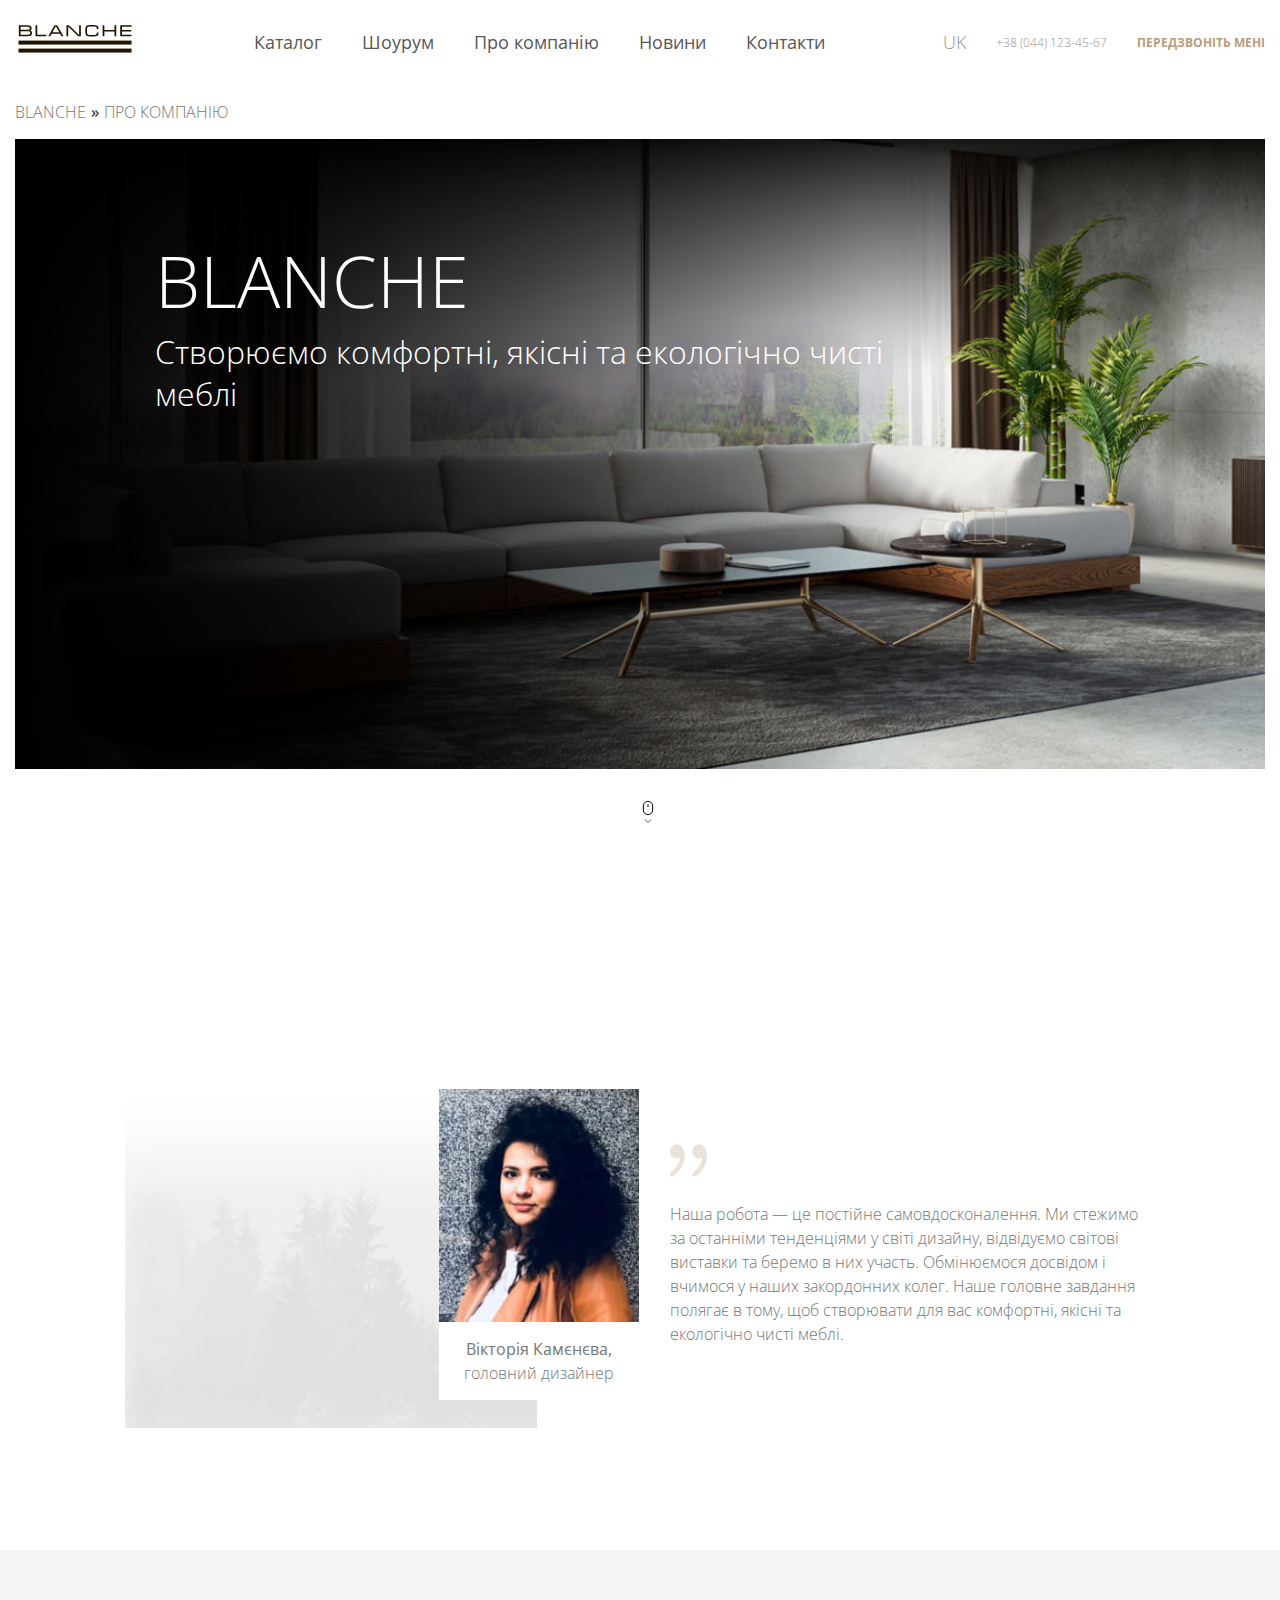
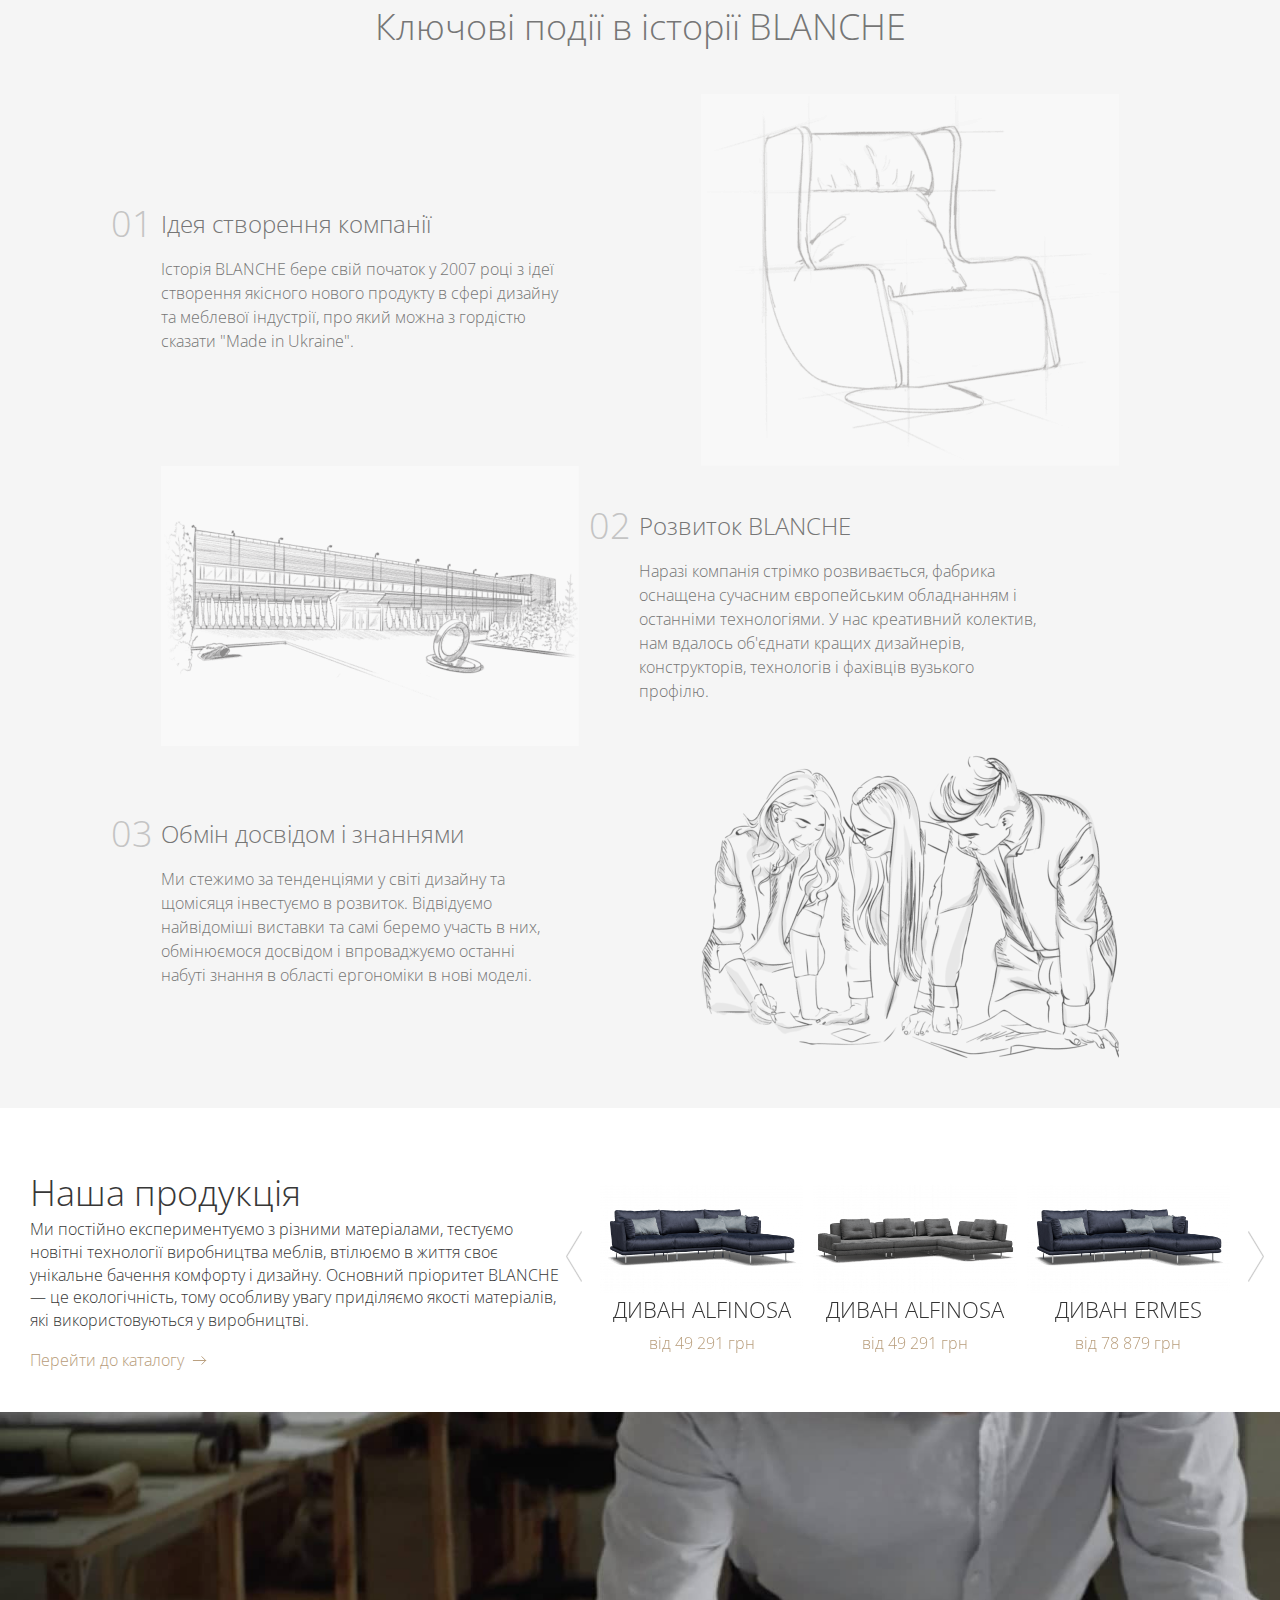
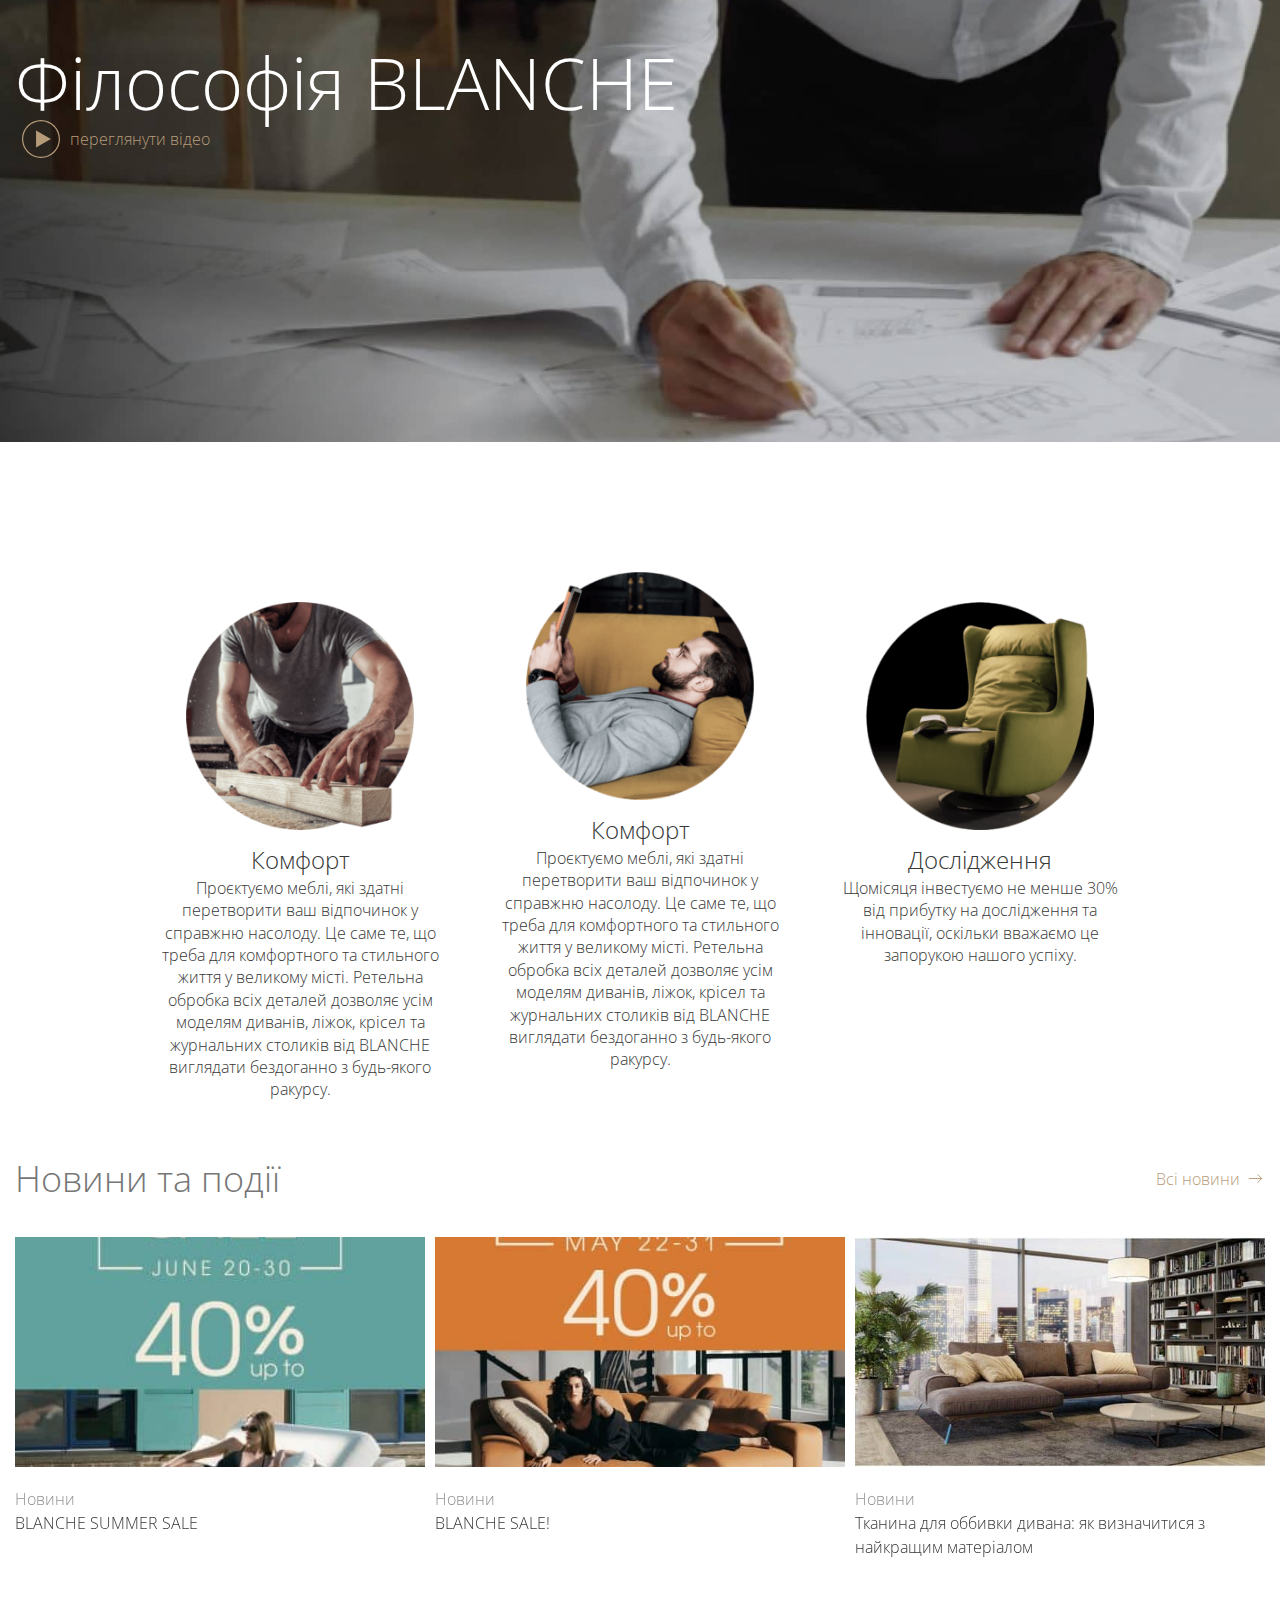
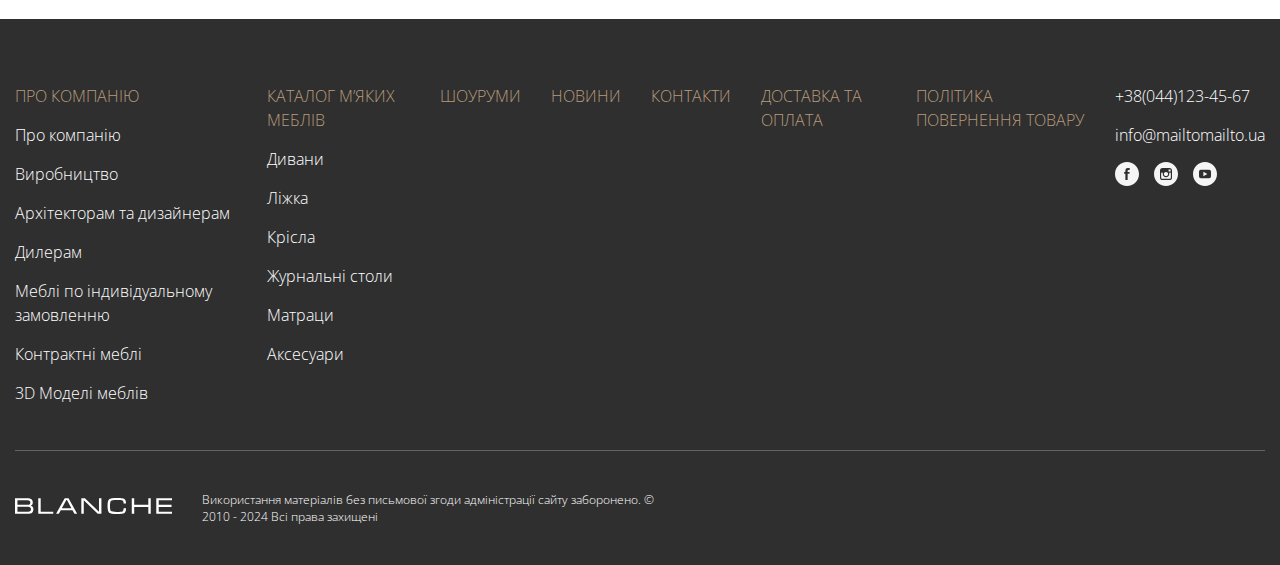
<file: about.html>
<!DOCTYPE html>
<html lang="en">
<head>
	<meta charset="UTF-8">
	<meta name="viewport" content="width=device-width, initial-scale=1.0">
	<link rel="stylesheet" href="./assets/style/swiper-bundle.min.css">
	<link rel="stylesheet" href="./assets/style/style.css">
	<title>About</title>
</head>
<body>
	<header class="header">
		<div class="container">
			<div class="header__container">
				<a href="./index.html" class="logo">
					<svg id="logo" viewBox="0 0 113 30" class="svg-icon logo__img" width="120" height="30" fill="#201600">
						<path d="M11.7901 5.49491C12.2681 5.64262 12.6858 5.92832 12.9849 6.31219C13.3693 6.82726 13.5636 7.44865 13.5374 8.07954C13.5374 9.17978 13.219 10.0002 12.5822 10.5409C11.9454 11.0815 11.0146 11.3508 9.78975 11.3487H0.337402V0.145437H9.37704C10.5819 0.145437 11.5071 0.418918 12.1528 0.965879C12.7985 1.51284 13.1197 2.30008 13.1164 3.32761C13.1164 4.45631 12.6726 5.17874 11.7851 5.49491H11.7901ZM2.09308 9.84372H9.77477C10.4404 9.84372 10.9397 9.68564 11.2725 9.36948C11.4439 9.2028 11.5777 9.00471 11.6658 8.78728C11.754 8.56985 11.7945 8.33764 11.7851 8.10483C11.7942 7.87164 11.753 7.63916 11.6639 7.42167C11.5749 7.20418 11.44 7.00629 11.2675 6.84018C10.923 6.51137 10.4221 6.34855 9.76978 6.34855H2.09308V9.84372ZM10.9447 2.14675C10.6118 1.81478 10.0849 1.64932 9.36373 1.65037H2.09308V4.84045H9.36373C10.1076 4.84045 10.6285 4.71715 10.9197 4.47054C11.2109 4.22393 11.359 3.83822 11.359 3.32761C11.359 2.81701 11.2209 2.41865 10.9447 2.14675ZM17.0205 11.3487V0.145437H18.7795V9.84372H27.7958V11.3487H17.0205ZM42.9695 11.3487L41.5749 8.86362H33.1743L31.7898 11.3487H29.8161L36.0167 0.145437H38.7542L44.9515 11.3487H42.9695ZM37.6143 1.48755H37.1666L33.9665 7.35868H40.8194L37.6143 1.48755ZM59.7075 11.3487L49.6843 1.61875V11.3487H47.932V0.145437H50.4948L60.6011 9.95912V0.145437H62.3601V11.3487H59.7075ZM77.4955 1.86378C76.9796 1.62455 75.6195 1.50494 73.415 1.50494C71.0464 1.50494 69.6363 1.69832 69.1848 2.08509C68.7332 2.47187 68.5069 3.69858 68.5058 5.76523C68.5058 7.80658 68.7355 9.02433 69.1948 9.41848C69.6541 9.81263 71.0608 10.0092 73.415 10.0081C75.6062 10.0081 76.943 9.89431 77.4256 9.66667C77.9865 9.39319 78.271 8.65653 78.271 7.45353H80.025C80.025 9.23353 79.6367 10.3549 78.8601 10.8175C78.0863 11.2775 76.2691 11.5131 73.4117 11.5131C70.5061 11.5131 68.6694 11.1853 67.9017 10.5298C67.134 9.87428 66.749 8.2882 66.7468 5.77155C66.7468 3.24225 67.1285 1.64774 67.8917 0.98801C68.655 0.328285 70.4961 -0.00105135 73.415 2.52123e-06C76.2851 2.52123e-06 78.104 0.226059 78.8718 0.678171C79.6395 1.13028 80.0239 2.25003 80.025 4.0374H78.271C78.271 2.84125 78.0125 2.11882 77.4955 1.8701V1.86378ZM96.0042 11.3487V6.40862H85.8745V11.3487H84.1222V0.145437H85.8745V4.90052H95.9975V0.145437H97.7548V11.3487H96.0042ZM113 9.84372V11.3487H101.722V0.145437H113V1.65037H103.476V4.92107H112.667V6.42601H103.476V9.84372H113Z"></path>
						<rect y="15.5764" width="113" height="4"></rect>
						<rect y="23.5764" width="113" height="4"></rect>
					</svg>
				</a>
				<nav class="menu">
					<ul>
						<li>
							<a href="./catalog.html">Каталог</a>
							<ul class="sub-menu">
								<li><a href="#">Дивани</a></li>
								<li><a href="#">Ліжка</a></li>
								<li><a href="#">Крісла</a></li>
								<li><a href="#">Журнальні столи</a></li>
								<li><a href="#">Матраци</a></li>
								<li><a href="#">Шезлонги</a></li>
								<li><a href="#">Дровниці</a></li>
								<li><a href="#">Пуфи</a></li>
								<li><a href="#">3D Моделі меблів</a></li>
							</ul>
						</li>
						<li>
							<a href="#">Шоурум</a>
						</li>
						<li>
							<a href="./about.html">Про компанію</a>
							<ul class="sub-menu">
								<li>
									<a href="./about.html" >Про компанію</a> 
								</li>
								<li>
									<a href="./production.html" >Виробництво</a> 
								</li>
								<li>
									<a href="./design.html" >Архітекторам та дизайнерам</a> 
								</li>
								<li>
									<a href="#" >Дилерам</a> 
								</li>
								<li>
									<a href="#" >Меблі по індивідуальному замовленню</a> 
								</li>
								<li>
									<a href="#" >Контрактні меблі</a> 
								</li>
								<li>
									<a href="#">3D Моделі меблів</a> 
								</li>
							</ul>
						</li>
						<li><a href="./news.html">Новини</a></li>
						<li><a href="#">Контакти</a></li>
					</ul>
				</nav>
				<div class="header__info">
					<div class="header__lang">
						UK
					</div>
					<div class="header__call">
						<a href="tel:+380441234567" class="call">
							<span>+38 (044) 123-45-67</span>
							<svg version="1.1" xmlns="http://www.w3.org/2000/svg" xmlns:xlink="http://www.w3.org/1999/xlink" viewBox="0 0 16 16" width="22" height="22" style="fill: #969696;">
								<path d="M11 10c-1 1-1 2-2 2s-2-1-3-2-2-2-2-3 1-1 2-2-2-4-3-4-3 3-3 3c0 2 2.055 6.055 4 8s6 4 8 4c0 0 3-2 3-3s-3-4-4-3z"></path>
								</svg>
						</a>
						<button data-button="popup" class="header__popup">
							Передзвоніть мені
						</button>
					</div>
					<div class="burgerBtn">
						<span class="btn-menu-line btn-menu-line1"></span>
						<span class="btn-menu-line btn-menu-line2"></span>
						<span class="btn-menu-line btn-menu-line3"></span>
					  </div>
				</div>
			</div>
		</div>	
	</header>
	<main>
		<div class="breadcrumbs">
			<div class="container">
				<div class="breadcrumbs__container">
					<a href="./index.html">BLANCHE</a>
					<span>»</span>
					<a href="./catalog.html">Про компанію</a>
				</div>
			</div>
		</div>
		<section class="heading mb-m">
			<div class="container">
				<div class="heading__container">					
					<div class="heading__content">
						<h1>BLANCHE</h1>
						<p>Створюємо комфортні, якісні та екологічно чисті меблі</p>
					
					</div>
					<div class="heading__img ">
						<img src="./assets/images/about-heading.jpg" alt="Дизайнерам інтер'єрів та архітекторам">
					</div>
					<a href="#idea" class="mouse">
						<svg viewBox="0 0 24 24" fill="none" xmlns="http://www.w3.org/2000/svg"><g id="SVGRepo_bgCarrier" stroke-width="0"></g><g id="SVGRepo_tracerCarrier" stroke-linecap="round" stroke-linejoin="round"></g><g id="SVGRepo_iconCarrier"> <g id="style=linear"> <g id="mouse"> <path id="vector" d="M5 9C5 5.13401 8.13401 2 12 2C15.866 2 19 5.13401 19 9V15C19 18.866 15.866 22 12 22C8.13401 22 5 18.866 5 15V9Z" stroke="#000000" stroke-width="1.5"></path> <path id="vector_2" d="M12 7V10" stroke="#000000" stroke-width="1.5" stroke-linecap="round"></path> </g> </g> </g></svg>
					</a>
			</div>
		</section>
	
		<section class="about-inro about" id="aboutIntro">
			<div class="container-small">
				<div class="about__container">
					<div class="about__intro_row row">
						<div class="intro__image">
							<!-- <img src="./assets/images/Mask-Group.png" alt="forest"> -->
							<div class="intro__image-content">
								<img src="./assets/images/user-img2.jpg" alt="user image">
								<div>
									<p><strong> Вікторія Камєнєва,</strong> головний дизайнер</p>
								</div>
							</div>
						</div>
						<div class="intro__description">
							<div class="quotes"></div>
							<p>Наша робота — це постійне самовдосконалення. Ми стежимо за останніми тенденціями у світі дизайну, відвідуємо світові виставки та беремо в них участь. Обмінюємося досвідом і вчимося у наших закордонних колег. Наше головне завдання полягає в тому, щоб створювати для вас комфортні, якісні та екологічно чисті меблі.</p>
						
						</div>
						
					</div>
				</div>
			</div>
		</section>
		<section class="timeline mb-m">
			<div class="paralax-item"></div>
			<div class="container">
				<div class="timeline__container">
					<h2>Ключові події в історії BLANCHE</h2>
					<div class="timeline__row row">
						<div class="timeline__row_content">
							<div class="timeline-title">
								<div class="timeline-count">01</div>
								<h3>Ідея створення компанії</h3>
							</div>
							<p> Історія BLANCHE бере свій початок у 2007 році з ідеї створення якісного нового продукту в сфері дизайну та меблевої індустрії, про який можна з гордістю сказати "Made in Ukraine".</p>
						</div>
						<div class="timeline__row_img">
							<img src="./assets/images/timelime-img1.png" alt=" Історія BLANCHE">
						</div>
					</div>
					<div class="timeline__row  row-reverse">
						<div class="timeline__row_content">
							<div class="timeline-title">
								<div class="timeline-count">02</div>
								<h3>Розвиток BLANCHE</h3>
							</div>
							<p>Наразі компанія стрімко розвивається, фабрика оснащена сучасним європейським обладнанням і останніми технологіями. У нас креативний колектив, нам вдалось об'єднати кращих дизайнерів, конструкторів, технологів і фахівців вузького профілю.</p>
						</div>
						<div class="timeline__row_img">
							<img src="./assets/images/timelime-img2.png" alt="">
						</div>
					</div>
					<div class="timeline__row row">
						<div class="timeline__row_content">
							<div class="timeline-title">
								<div class="timeline-count">03</div>
								<h3>Обмін досвідом і знаннями</h3>
							</div>
							<p>Ми стежимо за тенденціями у світі дизайну та щомісяця інвестуємо в розвиток. Відвідуємо найвідоміші виставки та самі беремо участь в них, обмінюємося досвідом і впроваджуємо останні набуті знання в області ергономіки в нові моделі.</p>
						</div>
						<div class="timeline__row_img">
							<img src="./assets/images/timelime-img3.png" alt="">
						</div>
					</div>
				</div>
			</div>
		</section>
		<section class="our mb-m">
			<div class="container">
				<div class="our__container  row">
					<div class="our__content animation-row_description">
						<h2>Наша продукція</h2>
						<p>Ми постійно експериментуємо з різними матеріалами, тестуємо новітні технології виробництва меблів, втілюємо в життя своє унікальне бачення комфорту і дизайну. Основний пріоритет BLANCHE — це екологічність, тому особливу увагу приділяємо якості матеріалів, які використовуються у виробництві.</p>
						<a href="#" class="arrow-after">Перейти до каталогу</a>
					</div>
					<div class="our-slider animation-row_image">
						<div class="swiper carousel">
							<div class="swiper-wrapper">
							  <a href="#" class="swiper-slide carousel-slide">
								<img src="./assets/images/Alfinosa-2M-AR-Napoli-22-385x330.png" alt="Alfinosa-2M-AR-Napoli-22">
							  <div class="art-name">Диван ALFINOSA</div>
							  <div class="art-price"> від 
								<span>49 291 грн</span>
							</div>
							</a>
							  <a href="#" class="swiper-slide carousel-slide">
								<img src="./assets/images/Ermes-M3-AR-Piano-20-385x330.png" alt="Alfinosa-2M-AR-Napoli-22">
							  <div class="art-name">Диван ALFINOSA</div>
							  <div class="art-price"> від 
								<span>49 291 грн</span>
							</div>
							</a>
							  <a href="#" class="swiper-slide carousel-slide">
								<img src="./assets/images/Alfinosa-2M-AR-Napoli-22-385x330.png" alt="Alfinosa-2M-AR-Napoli-22">
							  <div class="art-name">Диван ERMES</div>
							  <div class="art-price"> від 
								<span>78 879 грн</span>
							</div>
							</a>
							  <a href="#" class="swiper-slide carousel-slide">
								<img src="./assets/images/Alfinosa-2M-AR-Napoli-22-385x330.png" alt="Alfinosa-2M-AR-Napoli-22">
							  <div class="art-name">Диван ALFINOSA</div>
							  <div class="art-price"> від 
								<span>49 291 грн</span>
							</div>
							</a>
							</div>
						  </div>
						  <div class="carousel-button-prev carousel-btn">
							<img src="./assets/images/angle-left.svg" alt="left">
							</div>
						  <div class="carousel-button-next carousel-btn">
							<img src="./assets/images/angle-right.svg" alt="right">
						</div>
					</div>
				</div>
			</div>
		</section>
		<section class="full mb-m">
			<div class="container">
				<div class="full__container">
					<div class="full__content">
						<h2>Філософія BLANCHE</h2>
						<button class="video-btn" data-button="popup-video">
							<svg fill="#b79c7a" height="200px" width="200px" version="1.1" id="Layer_1" xmlns="http://www.w3.org/2000/svg" xmlns:xlink="http://www.w3.org/1999/xlink" viewBox="0 0 512 512" xml:space="preserve"><g id="SVGRepo_bgCarrier" stroke-width="0"></g><g id="SVGRepo_tracerCarrier" stroke-linecap="round" stroke-linejoin="round"></g><g id="SVGRepo_iconCarrier"> <g> <g> <path d="M256,0C114.608,0,0,114.608,0,256s114.608,256,256,256s256-114.608,256-256S397.392,0,256,0z M256,496 C123.664,496,16,388.336,16,256S123.664,16,256,16s240,107.664,240,240S388.336,496,256,496z"></path> </g> </g> <g> <g> <polygon points="189.776,141.328 189.776,370.992 388.672,256.16 "></polygon> </g> </g> </g></svg>
							переглянути відео</button>
					</div>
					
				</div>
			</div>
		</section>
		<section class="benefit mb-m">
			<div class="container">
				<div class="benefit__container">
					<div class="benefit__item">
						<div class="benefit__item-img">
							<img src="./assets/images/benefit.png" alt="Комфорт">

						</div>
						<h3>Комфорт</h3>
						<p>Проєктуємо меблі, які здатні перетворити ваш відпочинок у справжню насолоду. Це саме те, що треба для комфортного та стильного життя у великому місті. Ретельна обробка всіх деталей дозволяє усім моделям диванів, ліжок, крісел та журнальних столиків від BLANCHE виглядати бездоганно з будь-якого ракурсу.</p>
					</div>
					<div class="benefit__item">
						<div class="benefit__item-img"> 
						<img src="./assets/images/benefi2.png" alt="Комфорт">
					</div>
						<h3>Комфорт</h3>
						<p>Проєктуємо меблі, які здатні перетворити ваш відпочинок у справжню насолоду. Це саме те, що треба для комфортного та стильного життя у великому місті. Ретельна обробка всіх деталей дозволяє усім моделям диванів, ліжок, крісел та журнальних столиків від BLANCHE виглядати бездоганно з будь-якого ракурсу.</p>
					</div>
					<div class="benefit__item">
						<div class="benefit__item-img"> 
						<img src="./assets/images/benefi3.png" alt="Дослідження">
						</div>
						<h3>Дослідження</h3>
						<p>Щомісяця інвестуємо не менше 30% від прибутку на дослідження та інновації, оскільки вважаємо це запорукою нашого успіху.</p>
					</div>
				</div>
			</div>
		</section>
		<section class="news mb-m">
			<div class="container">
				<div class="news__container">
					<div class="news__title title-row">
						<h2>Новини та події</h2>
						<a href="#" class="arrow-after">Всі новини</a>
					</div>
					<div class="news__items ">
						<div class="swiper newsSlider">
							<div class="swiper-wrapper">
								<a href="#" class="swiper-slide news__item">
									<div  class="news__item-img">
									<img src="./assets/images/news-img1.jpg" alt="news">
									</div>
									<span>Новини</span>
									<p>BLANCHE SUMMER SALE</p>
								</a>
								<a class="swiper-slide news__item">
									<div  class="news__item-img">
									<img src="./assets/images/news-img2.jpg" alt="news">
									</div>
									<span>Новини</span>
									<p>BLANCHE SALE!</p>
								</a>
								<a href="#" class="swiper-slide news__item">
									<div class="news__item-img">
									<img src="./assets/images/news-img3.jpg" alt="news">
									</div>
									<span>Новини</span>
									<p>Тканина для оббивки дивана: як визначитися з найкращим матеріалом</p>
								</a>
								<a href="#" class="swiper-slide news__item">
									<div class="news__item-img">
									<img src="./assets/images/news-img3.jpg" alt="news">
									</div>
									<span>Новини</span>
									<p>Тканина для оббивки дивана: як визначитися з найкращим матеріалом</p>
								</a>
								<a href="#" class="swiper-slide news__item">
									<div class="news__item-img">
									<img src="./assets/images/news-img3.jpg" alt="news">
									</div>
									<span>Новини</span>
									<p>Тканина для оббивки дивана: як визначитися з найкращим матеріалом</p>
								</a>
							</div>
						  </div>

						
					</div>
				</div>
			</div>
		</section>
	
</main>
<footer class="footer">
	<div class="container">
		<div class="footer__container">
			<div class="footer__top">
				<ul class="footer__menu">
					<li>
						<a href="#">Про компанію</a>
						<ul class="sub-menu">
							<li>
								<a href="#" >Про компанію</a> 
							</li>
							<li>
								<a href="#" >Виробництво</a> 
							</li>
							<li>
								<a href="#" >Архітекторам та дизайнерам</a> 
							</li>
							<li>
								<a href="#" >Дилерам</a> 
							</li>
							<li>
								<a href="#" >Меблі по індивідуальному замовленню</a> 
							</li>
							<li>
								<a href="#" >Контрактні меблі</a> 
							</li>
							<li>
								<a href="#">3D Моделі меблів</a> 
							</li>
						</ul>
					</li>
					<li>
						<a href="#">КАТАЛОГ М’ЯКИХ МЕБЛІВ</a>
						<ul class="sub-menu">
							<li><a href="#">Дивани</a></li>
							<li><a href="#">Ліжка</a></li>
							<li><a href="#">Крісла</a></li>
							<li><a href="#">Журнальні столи</a></li>
							<li><a href="#">Матраци</a></li>
							<li><a href="#">Аксесуари</a></li>
						</ul>
					</li>
					<li>
						<a href="#">ШОУРУМИ</a>
					</li>
					<li>
						<a href="#">НОВИНИ</a>
					</li>
					<li>
						<a href="#">КОНТАКТИ</a>
					</li>
					<li>
						<a href="#">ДОСТАВКА ТА ОПЛАТА</a>
					</li>
					<li>
						<a href="#">ПОЛІТИКА ПОВЕРНЕННЯ ТОВАРУ</a>
					</li>

				</ul>

				<div class="footer__contact">
					<a href="tel:+380441234567">
						+38(044)123-45-67
					</a>
					<a href="mailto:info@blanche.ua">
						info@mailtomailto.ua
					</a>
					<div class="footer__social">
						<a href="#">
							<svg fill="#f5f5f5" height="200px" width="200px" version="1.1" id="Layer_1" xmlns="http://www.w3.org/2000/svg" xmlns:xlink="http://www.w3.org/1999/xlink" viewBox="-143 145 512 512" xml:space="preserve" stroke="#f5f5f5"><g id="SVGRepo_bgCarrier" stroke-width="0"></g><g id="SVGRepo_tracerCarrier" stroke-linecap="round" stroke-linejoin="round"></g><g id="SVGRepo_iconCarrier"> <path d="M113,145c-141.4,0-256,114.6-256,256s114.6,256,256,256s256-114.6,256-256S254.4,145,113,145z M169.5,357.6l-2.9,38.3h-39.3 v133H77.7v-133H51.2v-38.3h26.5v-25.7c0-11.3,0.3-28.8,8.5-39.7c8.7-11.5,20.6-19.3,41.1-19.3c33.4,0,47.4,4.8,47.4,4.8l-6.6,39.2 c0,0-11-3.2-21.3-3.2c-10.3,0-19.5,3.7-19.5,14v29.9H169.5z"></path> </g></svg>
						</a>
						<a href="#">
							<svg fill="#f5f5f5" height="200px" width="200px" version="1.1" id="Layer_1" xmlns="http://www.w3.org/2000/svg" xmlns:xlink="http://www.w3.org/1999/xlink" viewBox="-143 145 512 512" xml:space="preserve"><g id="SVGRepo_bgCarrier" stroke-width="0"></g><g id="SVGRepo_tracerCarrier" stroke-linecap="round" stroke-linejoin="round"></g><g id="SVGRepo_iconCarrier"> <g> <path d="M113,446c24.8,0,45.1-20.2,45.1-45.1c0-9.8-3.2-18.9-8.5-26.3c-8.2-11.3-21.5-18.8-36.5-18.8s-28.3,7.4-36.5,18.8 c-5.3,7.4-8.5,16.5-8.5,26.3C68,425.8,88.2,446,113,446z"></path> <polygon points="211.4,345.9 211.4,308.1 211.4,302.5 205.8,302.5 168,302.6 168.2,346 "></polygon> <path d="M183,401c0,38.6-31.4,70-70,70c-38.6,0-70-31.4-70-70c0-9.3,1.9-18.2,5.2-26.3H10v104.8C10,493,21,504,34.5,504h157 c13.5,0,24.5-11,24.5-24.5V374.7h-38.2C181.2,382.8,183,391.7,183,401z"></path> <path d="M113,145c-141.4,0-256,114.6-256,256s114.6,256,256,256s256-114.6,256-256S254.4,145,113,145z M241,374.7v104.8 c0,27.3-22.2,49.5-49.5,49.5h-157C7.2,529-15,506.8-15,479.5V374.7v-52.3c0-27.3,22.2-49.5,49.5-49.5h157 c27.3,0,49.5,22.2,49.5,49.5V374.7z"></path> </g> </g></svg>
						</a>
						<a href="#">
							<svg fill="#f5f5f5" height="200px" width="200px" version="1.1" id="Layer_1" xmlns="http://www.w3.org/2000/svg" xmlns:xlink="http://www.w3.org/1999/xlink" viewBox="-143 145 512 512" xml:space="preserve"><g id="SVGRepo_bgCarrier" stroke-width="0"></g><g id="SVGRepo_tracerCarrier" stroke-linecap="round" stroke-linejoin="round"></g><g id="SVGRepo_iconCarrier"> <g> <polygon points="78.9,450.3 162.7,401.1 78.9,351.9 "></polygon> <path d="M113,145c-141.4,0-256,114.6-256,256s114.6,256,256,256s256-114.6,256-256S254.4,145,113,145z M241,446.8L241,446.8 c0,44.1-44.1,44.1-44.1,44.1H29.1c-44.1,0-44.1-44.1-44.1-44.1v-91.5c0-44.1,44.1-44.1,44.1-44.1h167.8c44.1,0,44.1,44.1,44.1,44.1 V446.8z"></path> </g> </g></svg>
						</a>
					</div>
				</div>
			</div>
			<div class="footer__copy">
				<a href="#" class="logo">
					<svg width="157" height="16" viewBox="0 0 157 16" fill="none" xmlns="http://www.w3.org/2000/svg">
						<path d="M15.9597 7.63642C16.626 7.8417 17.208 8.23874 17.6248 8.77221C18.1605 9.48802 18.4312 10.3516 18.3947 11.2283C18.3947 12.7574 17.951 13.8976 17.0636 14.6489C16.1762 15.4002 14.8791 15.7745 13.1722 15.7715H0V0.202118H12.5971C14.2761 0.202118 15.5655 0.582181 16.4653 1.34231C17.3651 2.10243 17.8127 3.19649 17.808 4.62447C17.808 6.19305 17.1896 7.19704 15.9528 7.63642H15.9597ZM2.4466 13.6801H13.1514C14.079 13.6801 14.7747 13.4604 15.2385 13.021C15.4773 12.7894 15.6638 12.5141 15.7866 12.2119C15.9094 11.9097 15.966 11.587 15.9528 11.2635C15.9655 10.9394 15.908 10.6163 15.784 10.3141C15.66 10.0118 15.472 9.73683 15.2316 9.50597C14.7515 9.04902 14.0535 8.82274 13.1444 8.82274H2.4466V13.6801ZM14.7817 2.98339C14.3178 2.52204 13.5835 2.2921 12.5786 2.29356H2.4466V6.7269H12.5786C13.6152 6.7269 14.341 6.55554 14.7469 6.21283C15.1527 5.87011 15.3591 5.33407 15.3591 4.62447C15.3591 3.91487 15.1666 3.36125 14.7817 2.98339ZM23.2485 15.7715V0.202118H25.6998V13.6801H38.2644V15.7715H23.2485ZM59.4095 15.7715L57.4662 12.318H45.7596L43.8301 15.7715H41.0797L49.7205 0.202118H53.5354L62.1715 15.7715H59.4095ZM51.9468 2.06728H51.323L46.8635 10.2266H56.4133L51.9468 2.06728ZM82.7346 15.7715L68.7669 2.24963V15.7715H66.325V0.202118H69.8963L83.9799 13.8405V0.202118H86.4312V15.7715H82.7346ZM107.523 2.59014C106.804 2.25768 104.909 2.09145 101.837 2.09145C98.5359 2.09145 96.5708 2.3602 95.9416 2.89771C95.3124 3.43522 94.997 5.14001 94.9954 8.01208C94.9954 10.849 95.3155 12.5414 95.9555 13.0891C96.5956 13.6369 98.556 13.91 101.837 13.9086C104.89 13.9086 106.753 13.7504 107.426 13.434C108.207 13.054 108.604 12.0302 108.604 10.3584H111.048C111.048 12.8321 110.507 14.3904 109.425 15.0334C108.346 15.6727 105.814 16 101.832 16C97.7829 16 95.2235 15.5445 94.1536 14.6335C93.0838 13.7226 92.5473 11.5183 92.5442 8.02087C92.5442 4.50584 93.076 2.2899 94.1397 1.37306C95.2034 0.456226 97.769 -0.00146109 101.837 3.50382e-06C105.836 3.50382e-06 108.371 0.31416 109.441 0.942472C110.511 1.57078 111.046 3.12692 111.048 5.61088H108.604C108.604 3.94856 108.243 2.94458 107.523 2.59893V2.59014ZM133.315 15.7715V8.90622H119.199V15.7715H116.757V0.202118H119.199V6.81038H133.306V0.202118H135.755V15.7715H133.315ZM157 13.6801V15.7715H141.284V0.202118H157V2.29356H143.728V6.83894H156.536V8.93039H143.728V13.6801H157Z" fill="white"></path>
					</svg>
				</a>
				<p>
					Використання матеріалів без письмової згоди адміністрації сайту заборонено. © 2010 - 2024 Всі права захищені
				</p>
			</div>
		</div>
	</div>
</footer>
<script src="./assets/js/swiper.js"></script>
<script src="./assets/js/script.js"></script>
</body>
</html>
</file>
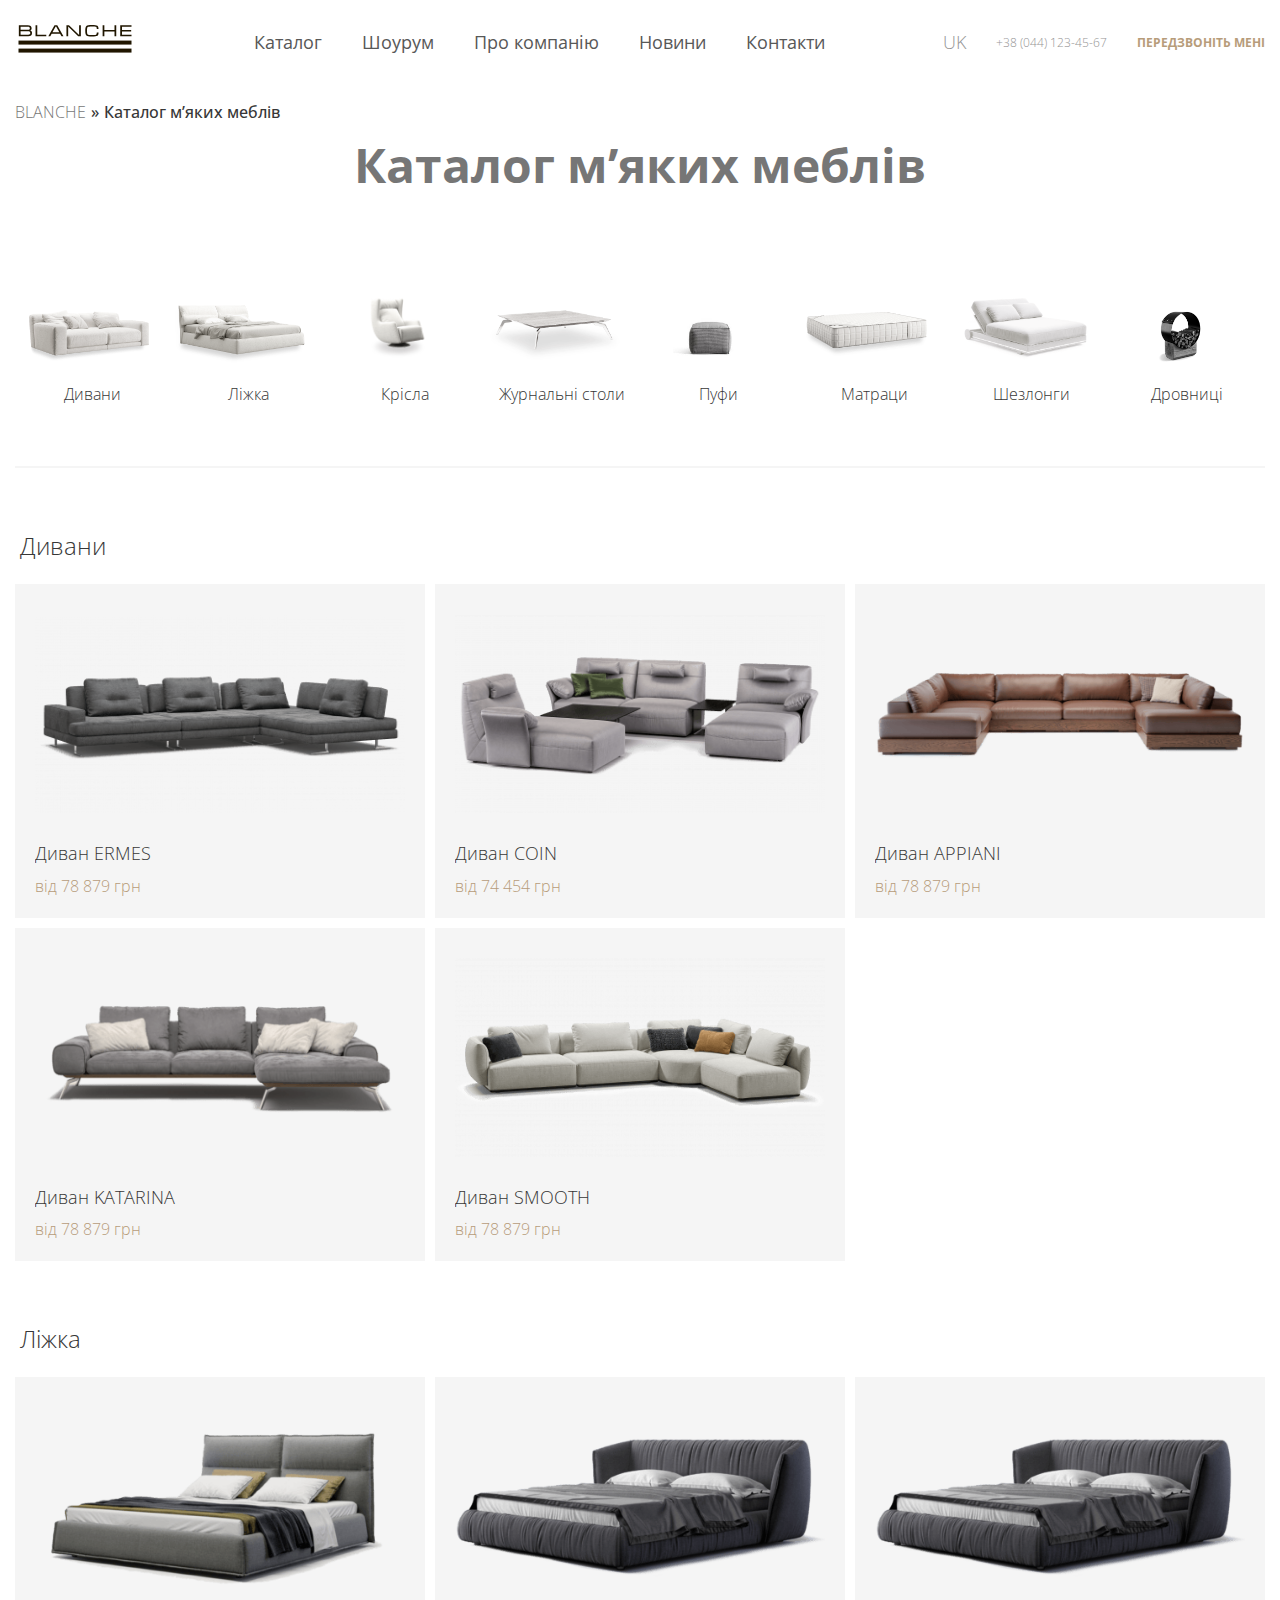
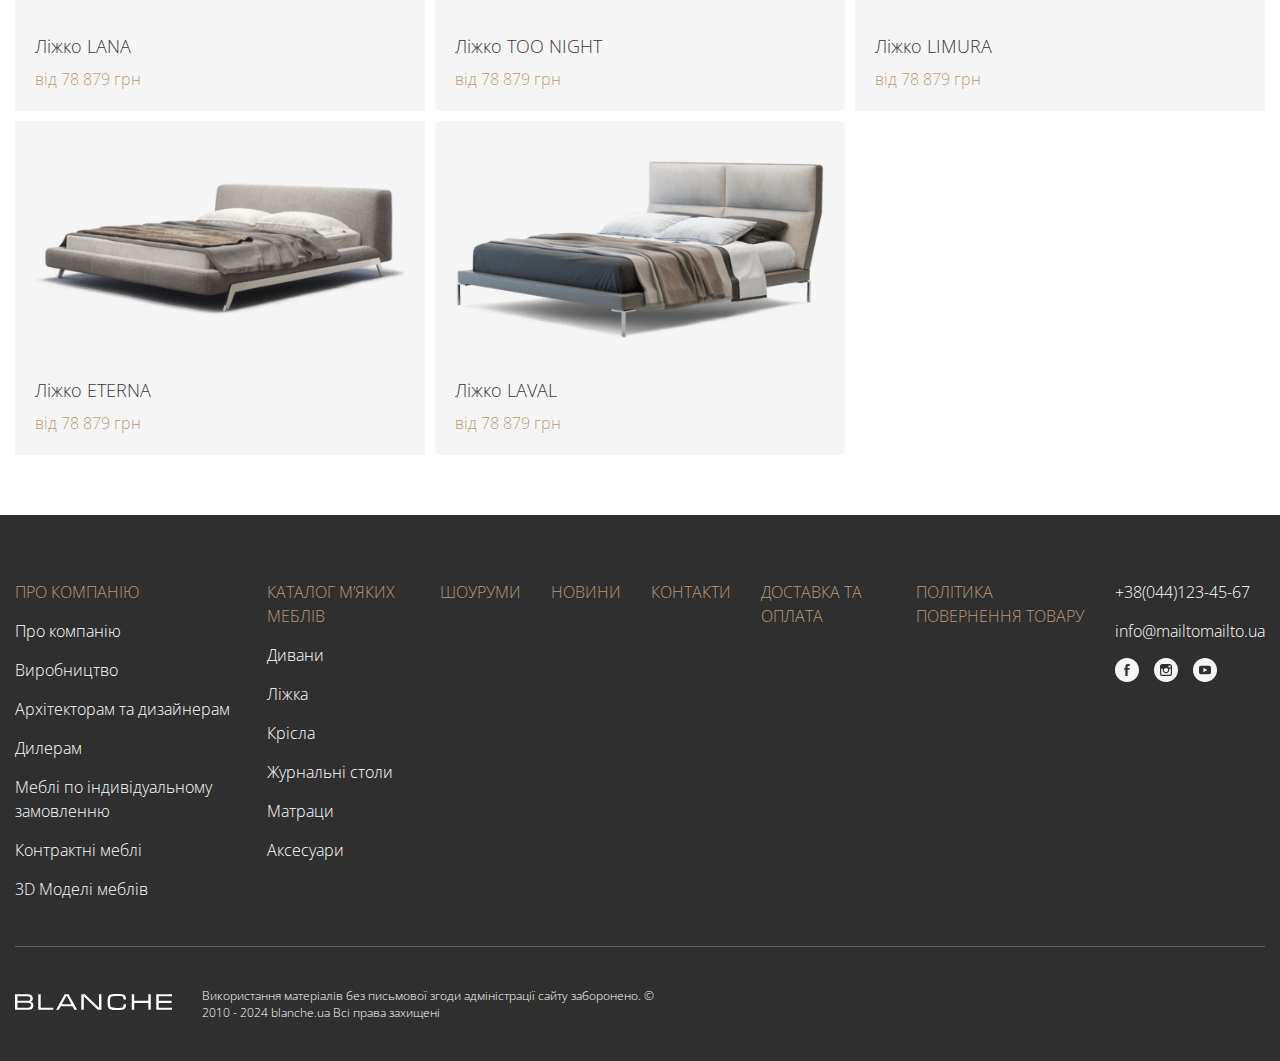
<file: catalog.html>
<!DOCTYPE html>
<html lang="en">
  <head>
    <meta charset="UTF-8" />
    <meta name="viewport" content="width=device-width, initial-scale=1.0" />
    <link rel="stylesheet" href="./assets/style/swiper-bundle.min.css" />
    <link rel="stylesheet" href="./assets/style/style.css" />
    <title>Catalog</title>
  </head>
  <body>
    <header class="header">
      <div class="container">
        <div class="header__container">
          <a href="./index.html" class="logo">
            <svg
              id="logo"
              viewBox="0 0 113 30"
              class="svg-icon logo__img"
              width="120"
              height="30"
              fill="#201600"
            >
              <path
                d="M11.7901 5.49491C12.2681 5.64262 12.6858 5.92832 12.9849 6.31219C13.3693 6.82726 13.5636 7.44865 13.5374 8.07954C13.5374 9.17978 13.219 10.0002 12.5822 10.5409C11.9454 11.0815 11.0146 11.3508 9.78975 11.3487H0.337402V0.145437H9.37704C10.5819 0.145437 11.5071 0.418918 12.1528 0.965879C12.7985 1.51284 13.1197 2.30008 13.1164 3.32761C13.1164 4.45631 12.6726 5.17874 11.7851 5.49491H11.7901ZM2.09308 9.84372H9.77477C10.4404 9.84372 10.9397 9.68564 11.2725 9.36948C11.4439 9.2028 11.5777 9.00471 11.6658 8.78728C11.754 8.56985 11.7945 8.33764 11.7851 8.10483C11.7942 7.87164 11.753 7.63916 11.6639 7.42167C11.5749 7.20418 11.44 7.00629 11.2675 6.84018C10.923 6.51137 10.4221 6.34855 9.76978 6.34855H2.09308V9.84372ZM10.9447 2.14675C10.6118 1.81478 10.0849 1.64932 9.36373 1.65037H2.09308V4.84045H9.36373C10.1076 4.84045 10.6285 4.71715 10.9197 4.47054C11.2109 4.22393 11.359 3.83822 11.359 3.32761C11.359 2.81701 11.2209 2.41865 10.9447 2.14675ZM17.0205 11.3487V0.145437H18.7795V9.84372H27.7958V11.3487H17.0205ZM42.9695 11.3487L41.5749 8.86362H33.1743L31.7898 11.3487H29.8161L36.0167 0.145437H38.7542L44.9515 11.3487H42.9695ZM37.6143 1.48755H37.1666L33.9665 7.35868H40.8194L37.6143 1.48755ZM59.7075 11.3487L49.6843 1.61875V11.3487H47.932V0.145437H50.4948L60.6011 9.95912V0.145437H62.3601V11.3487H59.7075ZM77.4955 1.86378C76.9796 1.62455 75.6195 1.50494 73.415 1.50494C71.0464 1.50494 69.6363 1.69832 69.1848 2.08509C68.7332 2.47187 68.5069 3.69858 68.5058 5.76523C68.5058 7.80658 68.7355 9.02433 69.1948 9.41848C69.6541 9.81263 71.0608 10.0092 73.415 10.0081C75.6062 10.0081 76.943 9.89431 77.4256 9.66667C77.9865 9.39319 78.271 8.65653 78.271 7.45353H80.025C80.025 9.23353 79.6367 10.3549 78.8601 10.8175C78.0863 11.2775 76.2691 11.5131 73.4117 11.5131C70.5061 11.5131 68.6694 11.1853 67.9017 10.5298C67.134 9.87428 66.749 8.2882 66.7468 5.77155C66.7468 3.24225 67.1285 1.64774 67.8917 0.98801C68.655 0.328285 70.4961 -0.00105135 73.415 2.52123e-06C76.2851 2.52123e-06 78.104 0.226059 78.8718 0.678171C79.6395 1.13028 80.0239 2.25003 80.025 4.0374H78.271C78.271 2.84125 78.0125 2.11882 77.4955 1.8701V1.86378ZM96.0042 11.3487V6.40862H85.8745V11.3487H84.1222V0.145437H85.8745V4.90052H95.9975V0.145437H97.7548V11.3487H96.0042ZM113 9.84372V11.3487H101.722V0.145437H113V1.65037H103.476V4.92107H112.667V6.42601H103.476V9.84372H113Z"
              ></path>
              <rect y="15.5764" width="113" height="4"></rect>
              <rect y="23.5764" width="113" height="4"></rect>
            </svg>
          </a>
          <nav class="menu">
            <ul>
              <li>
                <a href="./catalog.html">Каталог</a>
                <ul class="sub-menu">
                  <li><a href="./category.html">Дивани</a></li>
                  <li><a href="./category.html">Ліжка</a></li>
                  <li><a href="./category.html">Крісла</a></li>
                  <li><a href="./category.html">Журнальні столи</a></li>
                  <li><a href="./category.html">Матраци</a></li>
                  <li><a href="./category.html">Шезлонги</a></li>
                  <li><a href="./category.html">Дровниці</a></li>
                  <li><a href="./category.html">Пуфи</a></li>
                  <li><a href="./category.html">3D Моделі меблів</a></li>
                </ul>
              </li>
              <li>
                <a href="#">Шоурум</a>
              </li>
              <li>
                <a href="#">Про компанію</a>
                <ul class="sub-menu">
                  <li>
                    <a href="#">Про компанію</a>
                  </li>
                  <li>
                    <a href="#">Виробництво</a>
                  </li>
                  <li>
                    <a href="#">Архітекторам та дизайнерам</a>
                  </li>
                  <li>
                    <a href="#">Дилерам</a>
                  </li>
                  <li>
                    <a href="#">Меблі по індивідуальному замовленню</a>
                  </li>
                  <li>
                    <a href="#">Контрактні меблі</a>
                  </li>
                  <li>
                    <a href="#">3D Моделі меблів</a>
                  </li>
                </ul>
              </li>
              <li><a href="#">Новини</a></li>
              <li><a href="#">Контакти</a></li>
            </ul>
          </nav>
          <div class="header__info">
            <div class="header__lang">UK</div>
            <div class="header__call">
              <a href="tel:+380441234567" class="call">
                <span>+38 (044) 123-45-67</span>
                <svg
                  version="1.1"
                  xmlns="http://www.w3.org/2000/svg"
                  xmlns:xlink="http://www.w3.org/1999/xlink"
                  viewBox="0 0 16 16"
                  width="22"
                  height="22"
                  style="fill: #969696"
                >
                  <path
                    d="M11 10c-1 1-1 2-2 2s-2-1-3-2-2-2-2-3 1-1 2-2-2-4-3-4-3 3-3 3c0 2 2.055 6.055 4 8s6 4 8 4c0 0 3-2 3-3s-3-4-4-3z"
                  ></path>
                </svg>
              </a>
              <button data-button="popup" class="header__popup">
                Передзвоніть мені
              </button>
            </div>
            <div class="burgerBtn">
              <span class="btn-menu-line btn-menu-line1"></span>
              <span class="btn-menu-line btn-menu-line2"></span>
              <span class="btn-menu-line btn-menu-line3"></span>
            </div>
          </div>
        </div>
      </div>
    </header>
    <main>
      <div class="breadcrumbs">
        <div class="container">
          <div class="breadcrumbs__container">
            <a href="./index.html">BLANCHE</a>
            <span>»</span>
            <span>Каталог м’яких меблів</span>
          </div>
        </div>
      </div>
      <section class="filters mb-m">
        <div class="container">
          <h1>Каталог м’яких меблів</h1>
          <div class="filters__category">
            <a href="#" class="filter__category">
              <img
                src="./assets/images/category-img1.png"
                loading="lazy"
                alt="Дивани"
              />
              <span class="filter_name">Дивани</span>
            </a>
            <a href="#" class="filter__category">
              <img
                src="./assets/images/category-img2.png"
                loading="lazy"
                alt="Ліжка"
              />
              <span class="filter_name">Ліжка</span>
            </a>
            <a href="#" class="filter__category">
              <img
                src="./assets/images/category-img3.png"
                loading="lazy"
                alt="Крісла"
              />
              <span class="filter_name">Крісла</span>
            </a>
            <a href="#" class="filter__category">
              <img
                src="./assets/images/category-img4.png"
                loading="lazy"
                alt="Журнальні столи"
              />
              <span class="filter_name">Журнальні столи</span>
            </a>
            <a href="#" class="filter__category">
              <img
                src="./assets/images/category-img5.jpg"
                loading="lazy"
                alt="Пуфи"
              />
              <span class="filter_name">Пуфи</span>
            </a>
            <a href="#" class="filter__category">
              <img
                src="./assets/images/category-img5.png"
                loading="lazy"
                alt="Матраци"
              />
              <span class="filter_name">Матраци</span>
            </a>
            <a href="#" class="filter__category">
              <img
                src="./assets/images/category-img6.png"
                loading="lazy"
                alt="Шезлонги"
              />
              <span class="filter_name">Шезлонги</span>
            </a>
            <a href="#" class="filter__category">
              <img src="./assets/images/category-img7.png" alt="Дровниці" />
              <span class="filter_name">Дровниці</span>
            </a>
          </div>
        </div>
      </section>
      <section class="catalog">
        <div class="container">
          <div class="catalog__products">
            <div class="product-category">Дивани</div>
            <div class="products grid-marking ">
              <a href="#" class="product-card column-card">
                <div class="product-card-img">
                  <img
                    src="./assets/images/Ermes-M3-AR-Piano-20-385x330.png"
                    alt="Ermes"
                  />
                  <div class="product-card-img-hover">
                    <img src="./assets/images/sale-img1.jpg" alt="sale" />
                  </div>
                </div>
				<div class="product-card-content"> 
                <h3>Диван ERMES</h3>
                <span class="product-card-price">від <span>78 879</span> грн</span>
            </div>  
			</a>
              <a href="#" class="product-card column-card">
                <div class="product-card-img">
                  <img src="./assets/images/FIO_sofa-385x330.png" alt="" />
                  <div class="product-card-img-hover">
                    <img src="./assets/images/sale-img1.jpg" alt="sale" />
                  </div>
                </div>
				<div class="product-card-content"> 
                <h3>Диван COIN</h3>
                <span class="product-card-price">від <span>74 454</span> грн</span>
            </div>  
			</a>
              <a href="#" class="product-card column-card">
                <div class="product-card-img">
                  <img
                    src="./assets/images/Appiani-1-1-440x275.png"
                    alt="Диван APPIANI"
                  />
                  <div class="product-card-img-hover">
                    <img src="./assets/images/sale-img1.jpg" alt="sale" />
                  </div>
                </div>
				<div class="product-card-content"> 
                <h3>Диван APPIANI</h3>
                <span class="product-card-price">від <span>78 879</span> грн</span>
            </div>  
			</a>
              <a href="#" class="product-card column-card">
                <div class="product-card-img">
                  <img
                    src="./assets/images/Linda-4-FR-Twice-01A-385x330.png"
                    alt="Диван KATARINA"
                  />
                  <div class="product-card-img-hover">
                    <img src="./assets/images/sale-img1.jpg" alt="sale" />
                  </div>
                </div>
				<div class="product-card-content"> 
                <h3>Диван KATARINA</h3>
                <span class="product-card-price">від <span>78 879</span> грн</span>
            </div> 
			</a>
              <a href="#" class="product-card column-card">
                <div class="product-card-img">
                  <img
                    src="./assets/images/Blanche_Smooth-440x275.png"
                    alt="Диван SMOOTH"
                  />
                  <div class="product-card-img-hover">
                    <img src="./assets/images/sale-img1.jpg" alt="sale" />
                  </div>
                </div>
				<div class="product-card-content">
                <h3>Диван SMOOTH</h3>
                <span class="product-card-price">від <span>78 879</span> грн</span>
              </div>
			</a>
            </div>
            <div class="product-category">Ліжка</div>
            <div class="products grid-marking">
              <a href="#" class="product-card column-card">
                <div class="product-card-img">
                  <img src="./assets/images/bed1.png" alt="Ліжко LANA" />
                  <div class="product-card-img-hover">
                    <img src="./assets/images/bed1-2.jpg" alt="sale" />
                  </div>
                </div>
				<div class="product-card-content">
					<h3>Ліжко LANA</h3>
					<span class="product-card-price">від <span>78 879</span> грн</span>
					<p>Дизайн моделі ERMES продуманий до найдрібніших деталей. Функціональність, стильні лаконічні форми, оригінальні ніжки з металу, а також можливість комплектації журнальним столиком. Спинка…</p>

				</div>
			</a>
              <a href="#" class="product-card column-card">
                <div class="product-card-img">
                  <img src="./assets/images/bed3.png" alt="Ліжко TOO NIGHT" />
                  <div class="product-card-img-hover">
                    <img src="./assets/images/bed2-2.jpg" alt="sale" />
                  </div>
                </div>
                <div class="product-card-content">
				<h3>Ліжко TOO NIGHT</h3>
                <span class="product-card-price">від <span>78 879</span> грн</span>
				<p>Дизайн моделі ERMES продуманий до найдрібніших деталей. Функціональність, стильні лаконічні форми, оригінальні ніжки з металу, а також можливість комплектації журнальним столиком. Спинка…</p>
            </div>  
			</a>
              <a href="#" class="product-card ">
                <div class="product-card-img">
                  <img src="./assets/images/bed3.png" alt="Ліжко LIMURA" />
                  <div class="product-card-img-hover">
                    <img src="./assets/images/sale-img1.jpg" alt="sale" />
                  </div>
                </div>
				<div class="product-card-content"> 
                <h3>Ліжко LIMURA</h3>
                <span class="product-card-price">від <span>78 879</span> грн</span>
			<p>Дизайн моделі ERMES продуманий до найдрібніших деталей. Функціональність, стильні лаконічні форми, оригінальні ніжки з металу, а також можливість комплектації журнальним столиком. Спинка…</p>
			</div>
              </a>
              <a href="#" class="product-card ">
                <div class="product-card-img">
                  <img src="./assets/images/bed4.png" alt="Ліжко TOO NIGHT" />
                  <div class="product-card-img-hover">
                    <img src="./assets/images/sale-img1.jpg" alt="sale" />
                  </div>
                </div>
				<div class="product-card-content"> 
                <h3>Ліжко ETERNA</h3>
                <span class="product-card-price">від <span>78 879</span> грн</span>
				<p>Дизайн моделі ERMES продуманий до найдрібніших деталей. Функціональність, стильні лаконічні форми, оригінальні ніжки з металу, а також можливість комплектації журнальним столиком. Спинка…</p>
				</div>
              </a>
              <a href="#" class="product-card ">
                <div class="product-card-img">
                  <img src="./assets/images/bed5.png" alt="Ліжко LAVAL" />
                  <div class="product-card-img-hover">
                    <img src="./assets/images/sale-img1.jpg" alt="sale" />
                  </div>
                </div>
				<div class="product-card-content"> 
                <h3>Ліжко LAVAL</h3>
                <span class="product-card-price">від <span>78 879</span> грн</span>
				<p>Дизайн моделі ERMES продуманий до найдрібніших деталей. Функціональність, стильні лаконічні форми, оригінальні ніжки з металу, а також можливість комплектації журнальним столиком. Спинка…</p>
				</div>
              </a>
            </div>
          </div>
        </div>
      </section>
    </main>
    <footer class="footer">
      <div class="container">
        <div class="footer__container">
          <div class="footer__top">
            <ul class="footer__menu">
              <li>
                <a href="#">Про компанію</a>
                <ul class="sub-menu">
                  <li>
                    <a href="#">Про компанію</a>
                  </li>
                  <li>
                    <a href="#">Виробництво</a>
                  </li>
                  <li>
                    <a href="#">Архітекторам та дизайнерам</a>
                  </li>
                  <li>
                    <a href="#">Дилерам</a>
                  </li>
                  <li>
                    <a href="#">Меблі по індивідуальному замовленню</a>
                  </li>
                  <li>
                    <a href="#">Контрактні меблі</a>
                  </li>
                  <li>
                    <a href="#">3D Моделі меблів</a>
                  </li>
                </ul>
              </li>
              <li>
                <a href="#">КАТАЛОГ М’ЯКИХ МЕБЛІВ</a>
                <ul class="sub-menu">
                  <li><a href="#">Дивани</a></li>
                  <li><a href="#">Ліжка</a></li>
                  <li><a href="#">Крісла</a></li>
                  <li><a href="#">Журнальні столи</a></li>
                  <li><a href="#">Матраци</a></li>
                  <li><a href="#">Аксесуари</a></li>
                </ul>
              </li>
              <li>
                <a href="#">ШОУРУМИ</a>
              </li>
              <li>
                <a href="#">НОВИНИ</a>
              </li>
              <li>
                <a href="#">КОНТАКТИ</a>
              </li>
              <li>
                <a href="#">ДОСТАВКА ТА ОПЛАТА</a>
              </li>
              <li>
                <a href="#">ПОЛІТИКА ПОВЕРНЕННЯ ТОВАРУ</a>
              </li>
            </ul>

            <div class="footer__contact">
              <a href="tel:+380441234567"> +38(044)123-45-67 </a>
              <a href="mailto:info@blanche.ua"> info@mailtomailto.ua </a>
              <div class="footer__social">
                <a href="#">
                  <svg
                    fill="#f5f5f5"
                    height="200px"
                    width="200px"
                    version="1.1"
                    id="Layer_1"
                    xmlns="http://www.w3.org/2000/svg"
                    xmlns:xlink="http://www.w3.org/1999/xlink"
                    viewBox="-143 145 512 512"
                    xml:space="preserve"
                    stroke="#f5f5f5"
                  >
                    <g id="SVGRepo_bgCarrier" stroke-width="0"></g>
                    <g
                      id="SVGRepo_tracerCarrier"
                      stroke-linecap="round"
                      stroke-linejoin="round"
                    ></g>
                    <g id="SVGRepo_iconCarrier">
                      <path
                        d="M113,145c-141.4,0-256,114.6-256,256s114.6,256,256,256s256-114.6,256-256S254.4,145,113,145z M169.5,357.6l-2.9,38.3h-39.3 v133H77.7v-133H51.2v-38.3h26.5v-25.7c0-11.3,0.3-28.8,8.5-39.7c8.7-11.5,20.6-19.3,41.1-19.3c33.4,0,47.4,4.8,47.4,4.8l-6.6,39.2 c0,0-11-3.2-21.3-3.2c-10.3,0-19.5,3.7-19.5,14v29.9H169.5z"
                      ></path>
                    </g>
                  </svg>
                </a>
                <a href="#">
                  <svg
                    fill="#f5f5f5"
                    height="200px"
                    width="200px"
                    version="1.1"
                    id="Layer_1"
                    xmlns="http://www.w3.org/2000/svg"
                    xmlns:xlink="http://www.w3.org/1999/xlink"
                    viewBox="-143 145 512 512"
                    xml:space="preserve"
                  >
                    <g id="SVGRepo_bgCarrier" stroke-width="0"></g>
                    <g
                      id="SVGRepo_tracerCarrier"
                      stroke-linecap="round"
                      stroke-linejoin="round"
                    ></g>
                    <g id="SVGRepo_iconCarrier">
                      <g>
                        <path
                          d="M113,446c24.8,0,45.1-20.2,45.1-45.1c0-9.8-3.2-18.9-8.5-26.3c-8.2-11.3-21.5-18.8-36.5-18.8s-28.3,7.4-36.5,18.8 c-5.3,7.4-8.5,16.5-8.5,26.3C68,425.8,88.2,446,113,446z"
                        ></path>
                        <polygon
                          points="211.4,345.9 211.4,308.1 211.4,302.5 205.8,302.5 168,302.6 168.2,346 "
                        ></polygon>
                        <path
                          d="M183,401c0,38.6-31.4,70-70,70c-38.6,0-70-31.4-70-70c0-9.3,1.9-18.2,5.2-26.3H10v104.8C10,493,21,504,34.5,504h157 c13.5,0,24.5-11,24.5-24.5V374.7h-38.2C181.2,382.8,183,391.7,183,401z"
                        ></path>
                        <path
                          d="M113,145c-141.4,0-256,114.6-256,256s114.6,256,256,256s256-114.6,256-256S254.4,145,113,145z M241,374.7v104.8 c0,27.3-22.2,49.5-49.5,49.5h-157C7.2,529-15,506.8-15,479.5V374.7v-52.3c0-27.3,22.2-49.5,49.5-49.5h157 c27.3,0,49.5,22.2,49.5,49.5V374.7z"
                        ></path>
                      </g>
                    </g>
                  </svg>
                </a>
                <a href="#">
                  <svg
                    fill="#f5f5f5"
                    height="200px"
                    width="200px"
                    version="1.1"
                    id="Layer_1"
                    xmlns="http://www.w3.org/2000/svg"
                    xmlns:xlink="http://www.w3.org/1999/xlink"
                    viewBox="-143 145 512 512"
                    xml:space="preserve"
                  >
                    <g id="SVGRepo_bgCarrier" stroke-width="0"></g>
                    <g
                      id="SVGRepo_tracerCarrier"
                      stroke-linecap="round"
                      stroke-linejoin="round"
                    ></g>
                    <g id="SVGRepo_iconCarrier">
                      <g>
                        <polygon
                          points="78.9,450.3 162.7,401.1 78.9,351.9 "
                        ></polygon>
                        <path
                          d="M113,145c-141.4,0-256,114.6-256,256s114.6,256,256,256s256-114.6,256-256S254.4,145,113,145z M241,446.8L241,446.8 c0,44.1-44.1,44.1-44.1,44.1H29.1c-44.1,0-44.1-44.1-44.1-44.1v-91.5c0-44.1,44.1-44.1,44.1-44.1h167.8c44.1,0,44.1,44.1,44.1,44.1 V446.8z"
                        ></path>
                      </g>
                    </g>
                  </svg>
                </a>
              </div>
            </div>
          </div>
          <div class="footer__copy">
            <a href="#" class="logo">
              <svg
                width="157"
                height="16"
                viewBox="0 0 157 16"
                fill="none"
                xmlns="http://www.w3.org/2000/svg"
              >
                <path
                  d="M15.9597 7.63642C16.626 7.8417 17.208 8.23874 17.6248 8.77221C18.1605 9.48802 18.4312 10.3516 18.3947 11.2283C18.3947 12.7574 17.951 13.8976 17.0636 14.6489C16.1762 15.4002 14.8791 15.7745 13.1722 15.7715H0V0.202118H12.5971C14.2761 0.202118 15.5655 0.582181 16.4653 1.34231C17.3651 2.10243 17.8127 3.19649 17.808 4.62447C17.808 6.19305 17.1896 7.19704 15.9528 7.63642H15.9597ZM2.4466 13.6801H13.1514C14.079 13.6801 14.7747 13.4604 15.2385 13.021C15.4773 12.7894 15.6638 12.5141 15.7866 12.2119C15.9094 11.9097 15.966 11.587 15.9528 11.2635C15.9655 10.9394 15.908 10.6163 15.784 10.3141C15.66 10.0118 15.472 9.73683 15.2316 9.50597C14.7515 9.04902 14.0535 8.82274 13.1444 8.82274H2.4466V13.6801ZM14.7817 2.98339C14.3178 2.52204 13.5835 2.2921 12.5786 2.29356H2.4466V6.7269H12.5786C13.6152 6.7269 14.341 6.55554 14.7469 6.21283C15.1527 5.87011 15.3591 5.33407 15.3591 4.62447C15.3591 3.91487 15.1666 3.36125 14.7817 2.98339ZM23.2485 15.7715V0.202118H25.6998V13.6801H38.2644V15.7715H23.2485ZM59.4095 15.7715L57.4662 12.318H45.7596L43.8301 15.7715H41.0797L49.7205 0.202118H53.5354L62.1715 15.7715H59.4095ZM51.9468 2.06728H51.323L46.8635 10.2266H56.4133L51.9468 2.06728ZM82.7346 15.7715L68.7669 2.24963V15.7715H66.325V0.202118H69.8963L83.9799 13.8405V0.202118H86.4312V15.7715H82.7346ZM107.523 2.59014C106.804 2.25768 104.909 2.09145 101.837 2.09145C98.5359 2.09145 96.5708 2.3602 95.9416 2.89771C95.3124 3.43522 94.997 5.14001 94.9954 8.01208C94.9954 10.849 95.3155 12.5414 95.9555 13.0891C96.5956 13.6369 98.556 13.91 101.837 13.9086C104.89 13.9086 106.753 13.7504 107.426 13.434C108.207 13.054 108.604 12.0302 108.604 10.3584H111.048C111.048 12.8321 110.507 14.3904 109.425 15.0334C108.346 15.6727 105.814 16 101.832 16C97.7829 16 95.2235 15.5445 94.1536 14.6335C93.0838 13.7226 92.5473 11.5183 92.5442 8.02087C92.5442 4.50584 93.076 2.2899 94.1397 1.37306C95.2034 0.456226 97.769 -0.00146109 101.837 3.50382e-06C105.836 3.50382e-06 108.371 0.31416 109.441 0.942472C110.511 1.57078 111.046 3.12692 111.048 5.61088H108.604C108.604 3.94856 108.243 2.94458 107.523 2.59893V2.59014ZM133.315 15.7715V8.90622H119.199V15.7715H116.757V0.202118H119.199V6.81038H133.306V0.202118H135.755V15.7715H133.315ZM157 13.6801V15.7715H141.284V0.202118H157V2.29356H143.728V6.83894H156.536V8.93039H143.728V13.6801H157Z"
                  fill="white"
                ></path>
              </svg>
            </a>
            <p>
              Використання матеріалів без письмової згоди адміністрації сайту
              заборонено. © 2010 - 2024 blanche.ua Всі права захищені
            </p>
          </div>
        </div>
      </div>
    </footer>
    <script src="./assets/js/swiper.js"></script>
    <script src="./assets/js/script.js"></script>
  </body>
</html>
</file>
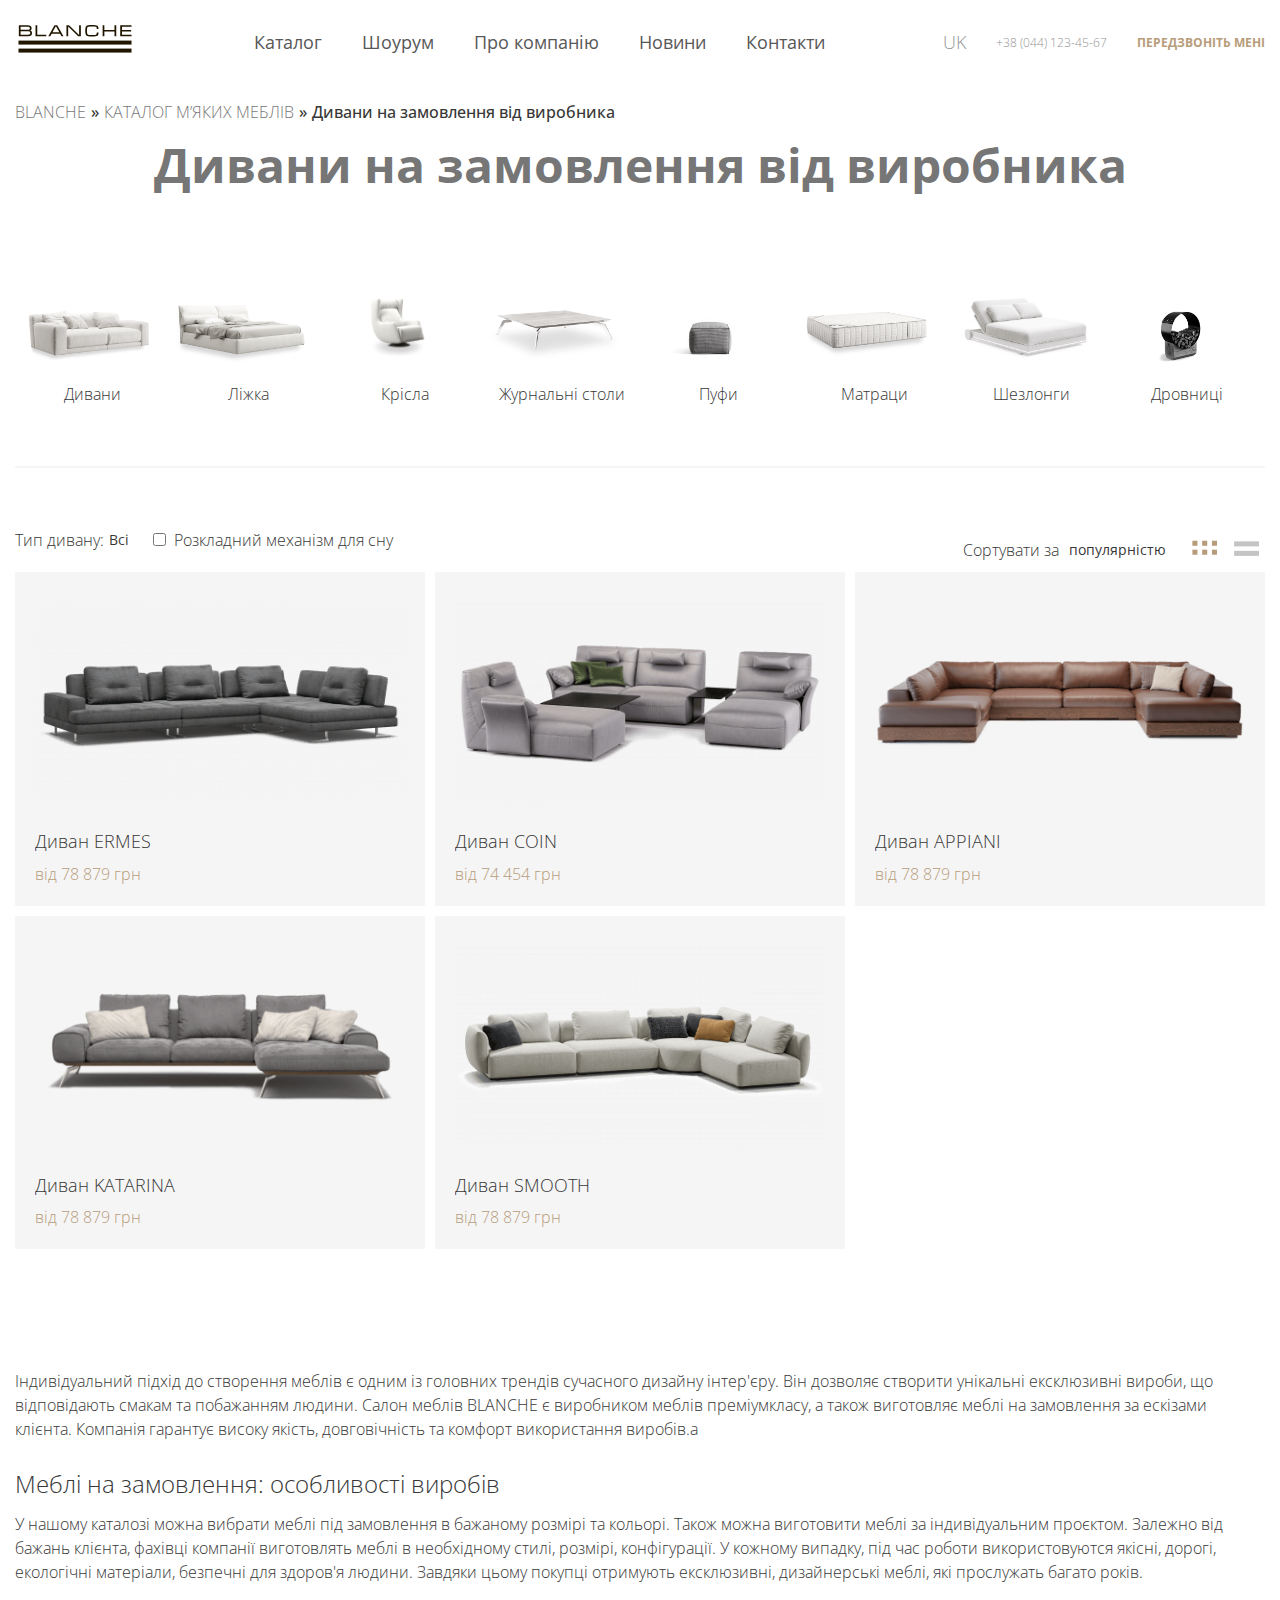
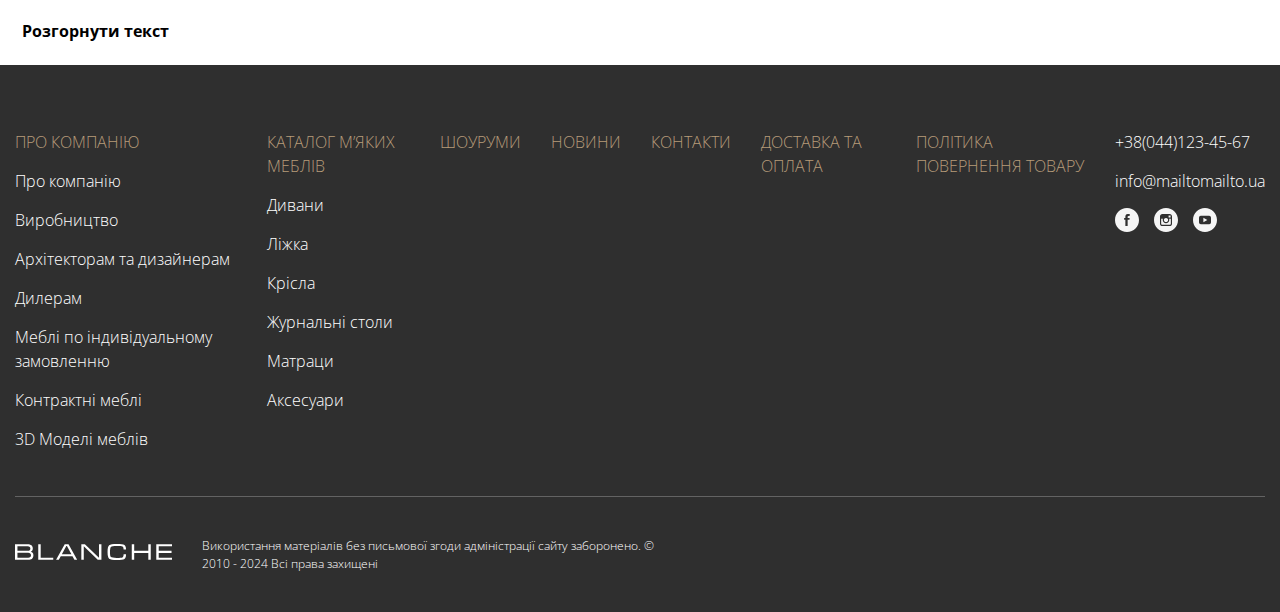
<file: category.html>
<!DOCTYPE html>
<html lang="en">
<head>
	<meta charset="UTF-8">
	<meta name="viewport" content="width=device-width, initial-scale=1.0">
	<link rel="stylesheet" href="./assets/style/swiper-bundle.min.css">
	<link rel="stylesheet" href="./assets/style/style.css">
	<title>Category</title>
</head>
<body>
	<header class="header">
		<div class="container">
			<div class="header__container">
				<a href="./index.html" class="logo">
					<svg id="logo" viewBox="0 0 113 30" class="svg-icon logo__img" width="120" height="30" fill="#201600">
						<path d="M11.7901 5.49491C12.2681 5.64262 12.6858 5.92832 12.9849 6.31219C13.3693 6.82726 13.5636 7.44865 13.5374 8.07954C13.5374 9.17978 13.219 10.0002 12.5822 10.5409C11.9454 11.0815 11.0146 11.3508 9.78975 11.3487H0.337402V0.145437H9.37704C10.5819 0.145437 11.5071 0.418918 12.1528 0.965879C12.7985 1.51284 13.1197 2.30008 13.1164 3.32761C13.1164 4.45631 12.6726 5.17874 11.7851 5.49491H11.7901ZM2.09308 9.84372H9.77477C10.4404 9.84372 10.9397 9.68564 11.2725 9.36948C11.4439 9.2028 11.5777 9.00471 11.6658 8.78728C11.754 8.56985 11.7945 8.33764 11.7851 8.10483C11.7942 7.87164 11.753 7.63916 11.6639 7.42167C11.5749 7.20418 11.44 7.00629 11.2675 6.84018C10.923 6.51137 10.4221 6.34855 9.76978 6.34855H2.09308V9.84372ZM10.9447 2.14675C10.6118 1.81478 10.0849 1.64932 9.36373 1.65037H2.09308V4.84045H9.36373C10.1076 4.84045 10.6285 4.71715 10.9197 4.47054C11.2109 4.22393 11.359 3.83822 11.359 3.32761C11.359 2.81701 11.2209 2.41865 10.9447 2.14675ZM17.0205 11.3487V0.145437H18.7795V9.84372H27.7958V11.3487H17.0205ZM42.9695 11.3487L41.5749 8.86362H33.1743L31.7898 11.3487H29.8161L36.0167 0.145437H38.7542L44.9515 11.3487H42.9695ZM37.6143 1.48755H37.1666L33.9665 7.35868H40.8194L37.6143 1.48755ZM59.7075 11.3487L49.6843 1.61875V11.3487H47.932V0.145437H50.4948L60.6011 9.95912V0.145437H62.3601V11.3487H59.7075ZM77.4955 1.86378C76.9796 1.62455 75.6195 1.50494 73.415 1.50494C71.0464 1.50494 69.6363 1.69832 69.1848 2.08509C68.7332 2.47187 68.5069 3.69858 68.5058 5.76523C68.5058 7.80658 68.7355 9.02433 69.1948 9.41848C69.6541 9.81263 71.0608 10.0092 73.415 10.0081C75.6062 10.0081 76.943 9.89431 77.4256 9.66667C77.9865 9.39319 78.271 8.65653 78.271 7.45353H80.025C80.025 9.23353 79.6367 10.3549 78.8601 10.8175C78.0863 11.2775 76.2691 11.5131 73.4117 11.5131C70.5061 11.5131 68.6694 11.1853 67.9017 10.5298C67.134 9.87428 66.749 8.2882 66.7468 5.77155C66.7468 3.24225 67.1285 1.64774 67.8917 0.98801C68.655 0.328285 70.4961 -0.00105135 73.415 2.52123e-06C76.2851 2.52123e-06 78.104 0.226059 78.8718 0.678171C79.6395 1.13028 80.0239 2.25003 80.025 4.0374H78.271C78.271 2.84125 78.0125 2.11882 77.4955 1.8701V1.86378ZM96.0042 11.3487V6.40862H85.8745V11.3487H84.1222V0.145437H85.8745V4.90052H95.9975V0.145437H97.7548V11.3487H96.0042ZM113 9.84372V11.3487H101.722V0.145437H113V1.65037H103.476V4.92107H112.667V6.42601H103.476V9.84372H113Z"></path>
						<rect y="15.5764" width="113" height="4"></rect>
						<rect y="23.5764" width="113" height="4"></rect>
					</svg>
				</a>
				<nav class="menu">
					<ul>
						<li>
							<a href="./catalog.html">Каталог</a>
							<ul class="sub-menu">
								<li><a href="#">Дивани</a></li>
								<li><a href="#">Ліжка</a></li>
								<li><a href="#">Крісла</a></li>
								<li><a href="#">Журнальні столи</a></li>
								<li><a href="#">Матраци</a></li>
								<li><a href="#">Шезлонги</a></li>
								<li><a href="#">Дровниці</a></li>
								<li><a href="#">Пуфи</a></li>
								<li><a href="#">3D Моделі меблів</a></li>
							</ul>
						</li>
						<li>
							<a href="#">Шоурум</a>
						</li>
						<li>
							<a href="#">Про компанію</a>
							<ul class="sub-menu">
								<li>
									<a href="#" >Про компанію</a> 
								</li>
								<li>
									<a href="#" >Виробництво</a> 
								</li>
								<li>
									<a href="#" >Архітекторам та дизайнерам</a> 
								</li>
								<li>
									<a href="#" >Дилерам</a> 
								</li>
								<li>
									<a href="#" >Меблі по індивідуальному замовленню</a> 
								</li>
								<li>
									<a href="#" >Контрактні меблі</a> 
								</li>
								<li>
									<a href="#">3D Моделі меблів</a> 
								</li>
							</ul>
						</li>
						<li><a href="#">Новини</a></li>
						<li><a href="#">Контакти</a></li>
					</ul>
				</nav>
				<div class="header__info">
					<div class="header__lang">
						UK
					</div>
					<div class="header__call">
						<a href="tel:+380441234567" class="call">
							<span>+38 (044) 123-45-67</span>
							<svg version="1.1" xmlns="http://www.w3.org/2000/svg" xmlns:xlink="http://www.w3.org/1999/xlink" viewBox="0 0 16 16" width="22" height="22" style="fill: #969696;">
								<path d="M11 10c-1 1-1 2-2 2s-2-1-3-2-2-2-2-3 1-1 2-2-2-4-3-4-3 3-3 3c0 2 2.055 6.055 4 8s6 4 8 4c0 0 3-2 3-3s-3-4-4-3z"></path>
								</svg>
						</a>
						<button data-button="popup" class="header__popup">
							Передзвоніть мені
						</button>
					</div>
					<div class="burgerBtn">
						<span class="btn-menu-line btn-menu-line1"></span>
						<span class="btn-menu-line btn-menu-line2"></span>
						<span class="btn-menu-line btn-menu-line3"></span>
					  </div>
				</div>
			</div>
		</div>	
	</header>
	<main>
		<div class="breadcrumbs">
			<div class="container">
				<div class="breadcrumbs__container">
					<a href="./index.html">BLANCHE</a>
					<span>»</span>
					<a href="./catalog.html">Каталог м’яких меблів</a>
					<span>»</span>
					<span>Дивани на замовлення від виробника</span>
				</div>
			</div>
		</div>
		<section class="filters mb-m">
			<div class="container">
				<h1>Дивани на замовлення від виробника</h1>
				<div class="filters__category">
					<a href="#" class="filter__category">
						<img src="./assets/images/category-img1.png" loading="lazy" alt="Дивани">
						<span class="filter_name">Дивани</span>
					</a>
					<a href="#" class="filter__category">
						<img src="./assets/images/category-img2.png" loading="lazy" alt="Ліжка">
						<span class="filter_name">Ліжка</span>
					</a>
					<a href="#" class="filter__category">
						<img src="./assets/images/category-img3.png" loading="lazy" alt="Крісла">
						<span class="filter_name">Крісла</span>
					</a>
					<a href="#" class="filter__category">
						<img src="./assets/images/category-img4.png" loading="lazy" alt="Журнальні столи">
						<span class="filter_name">Журнальні столи</span>
					</a>
					<a href="#" class="filter__category">
						<img src="./assets/images/category-img5.jpg"  loading="lazy"alt="Пуфи">
						<span class="filter_name">Пуфи</span>
					</a>
					<a href="#" class="filter__category">
						<img src="./assets/images/category-img5.png" loading="lazy" alt="Матраци">
						<span class="filter_name">Матраци</span>
					</a>
					<a href="#" class="filter__category">
						<img src="./assets/images/category-img6.png" loading="lazy" alt="Шезлонги">
						<span class="filter_name">Шезлонги</span>
					</a>
					<a href="#" class="filter__category">
						<img src="./assets/images/category-img7.png" alt="Дровниці">
						<span class="filter_name">Дровниці</span>
					</a>
					
				</div>
		</div>
		</section>
		<section class="catalog mb-m">
			<div class="container">
				<div class="catalog__products">
					<div class="product-filters">
						<div class="filter__parameters">
							<div class="filter__parameters-item">
								Тип дивану:
									<div class="nice-select js-styled-select" tabindex="0">
										<span class="current">Всі</span>
										<ul class="list">
											<li data-value="none" class="option selected disabled">Всі</li>
											<li data-value="244" class="option">Кутовий</li>
										<li data-value="243" class="option">Прямий</li>
										<li data-value="242" class="option">Модульна система</li>
									</ul>
								</div>
								
							</div>
							<div class="filter__item filter__item--child js-filter-child" data-parent="238" style="display: block;">
								<div class="filter__parameters">
									<div class="filter__parameters-item custom-control custom-checkbox js-tag" data-tag="240" data-slug="raskladnoj-mehanizm-dlya-sna-uk">
										<input class="custom-control__input" type="checkbox" id="parameter_240">
										<span class="custom-control__label filter__parameters-label" for="parameter_240">
											Розкладний механізм для сну
										</span>
										
									</div>
								</div>
							</div>	
						</div>
						<div class="catalog__sort-view">
							<div class="sort-view">
								<div class="sort-container">
									Сортувати за
									<select class="js-styled-select js-sort-select" style="display: none;">
										<option value="popularity">популярністю</option>
										<option value="cheap">від доступних до дорогих</option>
										<option value="expensive">від дорогих до доступних</option>
									</select>
									<div class="nice-select js-styled-select js-sort-select" tabindex="0">
										<span class="current">популярністю</span>
										<ul class="list">
											<li data-value="popularity" class="option selected">популярністю</li>
											<li data-value="cheap" class="option">від доступних до дорогих</li>
											<li data-value="expensive" class="option">від дорогих до доступних</li>
										</ul>
									</div>
								</div>
								<div class="view-container">
									<div class="view-tile-list">
										<button class="view-btn" id="view-tile" type="button" aria-label="Плиткой">
											<svg class="svg-icon" width="25" height="16" viewBox="0 0 26 16" fill="#c4c4c4" xmlns="http://www.w3.org/2000/svg">
												<rect x="0.413086" y="0.4375" width="5.24096" height="5.24096"></rect>
												<rect x="10.5867" y="0.4375" width="5.24096" height="5.24096"></rect>
												<rect x="20.7593" y="0.4375" width="5.24096" height="5.24096"></rect>
												<rect x="0.413574" y="9.76904" width="5.24096" height="5.24096"></rect>
												<rect x="10.5872" y="9.76904" width="5.24096" height="5.24096"></rect>
												<rect x="20.7598" y="9.76904" width="5.24096" height="5.24096"></rect>
											</svg>
										</button>
										<button class="view-btn" id="view-list" type="button" aria-label="Списком">
											<svg class="svg-icon" width="25" height="15" viewBox="0 0 25 15" fill="#c4c4c4" xmlns="http://www.w3.org/2000/svg">
												<rect x="0.147461" y="0.384766" width="24.8525" height="5.00757"></rect>
												<rect x="0.147461" y="9.87598" width="24.8525" height="5.00757"></rect>
											</svg>
										</button>
									</div>
								</div>
							</div>
						</div>
					</div>
					<div class="products ">
					  <a href="./product.html" class="product-card column-card">
						<div class="product-card-img">
						  <img
							src="./assets/images/Ermes-M3-AR-Piano-20-385x330.png"
							alt="Ermes"
						  />
						  <div class="product-card-img-hover">
							<img src="./assets/images/sale-img1.jpg" alt="sale" />
						  </div>
						</div>
						<div class="product-card-content"> 
						<h3>Диван ERMES</h3>
						<span class="product-card-price">від <span>78 879</span> грн</span>
					<p>Дизайн моделі ERMES продуманий до найдрібніших деталей. Функціональність, стильні лаконічні форми, оригінальні ніжки з металу, а також можливість комплектації журнальним столиком. Спинка…</p>
					</div>  
					</a>
					  <a href="#" class="product-card column-card">
						<div class="product-card-img">
						  <img src="./assets/images/FIO_sofa-385x330.png" alt="" />
						  <div class="product-card-img-hover">
							<img src="./assets/images/sale-img1.jpg" alt="sale" />
						  </div>
						</div>
						<div class="product-card-content"> 
						<h3>Диван COIN</h3>
						<span class="product-card-price">від <span>74 454</span> грн</span>
						<p>Дизайн моделі ERMES продуманий до найдрібніших деталей. Функціональність, стильні лаконічні форми, оригінальні ніжки з металу, а також можливість комплектації журнальним столиком. Спинка…</p>

					</div>  
					</a>
					  <a href="#" class="product-card column-card">
						<div class="product-card-img">
						  <img
							src="./assets/images/Appiani-1-1-440x275.png"
							alt="Диван APPIANI"
						  />
						  <div class="product-card-img-hover">
							<img src="./assets/images/sale-img1.jpg" alt="sale" />
						  </div>
						</div>
						<div class="product-card-content"> 
						<h3>Диван APPIANI</h3>
						<span class="product-card-price">від <span>78 879</span> грн</span>
						<p>Дизайн моделі ERMES продуманий до найдрібніших деталей. Функціональність, стильні лаконічні форми, оригінальні ніжки з металу, а також можливість комплектації журнальним столиком. Спинка…</p>

					</div>  
					</a>
					  <a href="#" class="product-card column-card">
						<div class="product-card-img">
						  <img
							src="./assets/images/Linda-4-FR-Twice-01A-385x330.png"
							alt="Диван KATARINA"
						  />
						  <div class="product-card-img-hover">
							<img src="./assets/images/sale-img1.jpg" alt="sale" />
						  </div>
						</div>
						<div class="product-card-content"> 
						<h3>Диван KATARINA</h3>
						<span class="product-card-price">від <span>78 879</span> грн</span>
						<p>Дизайн моделі ERMES продуманий до найдрібніших деталей. Функціональність, стильні лаконічні форми, оригінальні ніжки з металу, а також можливість комплектації журнальним столиком. Спинка…</p>

					</div> 
					</a>
					  <a href="#" class="product-card column-card">
						<div class="product-card-img">
						  <img
							src="./assets/images/Blanche_Smooth-440x275.png"
							alt="Диван SMOOTH"
						  />
						  <div class="product-card-img-hover">
							<img src="./assets/images/sale-img1.jpg" alt="sale" />
						  </div>
						</div>
						<div class="product-card-content">
						<h3>Диван SMOOTH</h3>
						<span class="product-card-price">від <span>78 879</span> грн</span>
						<p>Дизайн моделі ERMES продуманий до найдрібніших деталей. Функціональність, стильні лаконічні форми, оригінальні ніжки з металу, а також можливість комплектації журнальним столиком. Спинка…</p>

					</div>
					</a>
					</div>
				  </div>
			</div>
		</section>
		<section class="catalog-text">
			<div class="container">
				<div class="manufacture-wrap" id="manufacture">
					<div class="manufacture__container">
						<p>Індивідуальний підхід до створення меблів є одним із головних трендів сучасного дизайну інтер'єру. Він дозволяє створити унікальні ексклюзивні вироби, що відповідають смакам та побажанням людини. Салон меблів BLANCHE є виробником меблів преміумкласу, а також виготовляє меблі на замовлення за ескізами клієнта. Компанія гарантує високу якість, довговічність та комфорт використання виробів.a</p>
						<h2>Меблі на замовлення: особливості виробів</h2>
						<p>У нашому каталозі можна вибрати меблі під замовлення в бажаному розмірі та кольорі. Також можна виготовити меблі за індивідуальним проєктом. Залежно від бажань клієнта, фахівці компанії виготовлять меблі в необхідному стилі, розмірі, конфігурації. У кожному випадку, під час роботи використовуются якісні, дорогі, екологічні матеріали, безпечні для здоров'я людини. Завдяки цьому покупці отримують ексклюзивні, дизайнерські меблі, які прослужать багато років.</p>
					<h2>Меблі під замовлення: що пропонує виробник</h2>
					<p>Компанія BLANCHE виробляє широкий асортимент меблів, включаючи м'які меблі:</p>
				<ul>
					<li>дивани;</li>
					<li>крісла;</li>
					<li>шезлонги;</li>
					<li>пуфи;</li>
					<li>матраци;</li>
					<li>журнальні столики.</li>
				</ul>
				<p>Ми пропонуємо та реалізуємо послуги з виготовлення меблів на замовлення за індивідуальним дизайном. Меблі BLANCHE — це вироби класу люкс, при її створенні використовуються сучасні матеріали:</p>
				<ul>
					<li>дерево;</li>
					<li>метал;</li>
					<li>скло;</li>
					<li>штучна та натуральна шкіра;</li>
					<li>якісний текстиль у різних кольорах та текстурах.</li>
				</ul>
				<p>Вироби від компанії BLANCHE — це чудове поєднання стилю, комфорту та функціональності. Елегантні меблі стануть головним акцентом інтер'єру в будинку чи офісному приміщенні. М'які меблі на замовлення можуть бути виконані в різних стилях:</p>
				<ul>
					<li>класичному;  </li>
					<li>сучасному;</li>
					<li>італійською.</li>
				</ul>
				<p>Бажаючи виготовити меблі за власними ескізами, фахівці компанії створять кошторис з описом можливих варіантів реалізації, підготують пробні зразки. При цьому за клієнтами залишається право вибору бажаного стилю, кольорової гами, функціональних елементів: вбудованих ящиків та відсіків, полиць та іншого. Меблі на замовлення в Києві виконуються в необхідних розмірах. Завдяки цьому клієнти зможуть ефективно використовувати вільний простір, що є актуальним для нестандартних та невеликих приміщень.</p>
			<h2>Меблі на замовлення: ціна</h2>
			<p>Вартість виготовлення меблів на замовлення залежить від багатьох факторів:</p>
			<ul>
				<li>розмірів;</li>
				<li>використовуваних матеріалів;</li>
				<li>складності конструкції та дизайну; </li>
				<li>наявність функціональних елементів.</li>
			</ul>
			<p>Виготовлені на замовлення елітні м'які меблі від виробника не можуть коштувати дешево, проте натомість ви отримуєте унікальні вироби, які ідеально розмістяться у просторі та прослужать довгі роки. Детальну інформацію можна отримати у менеджерів компанії. Для цього достатньо скористатися формою зворотного зв'язку: вказавши номер телефону на офіційному сайті компанії, менеджер зв'яжеться з Вами, відповість на запитання, що цікавлять, допоможе зробити вибір.</p>
			<h2>Як замовити меблі</h2>
			<p>Бажаючи мати дизайнерські меблі преміумкласу, достатньо виконати ряд простих дій:</p>
			<ul>
				<li>відвідати офіційний сайт компанії;</li>
				<li>відкрити розділ "меблі за індивідуальним замовленням"; </li>
				<li>скористатися формою "замовити послугу".</li>			
			</ul>
			<p>Маючи ескізи або креслення, які ви мрієте продати, можна скористатися електронною поштою info@blanche.ua. Надіславши креслення на розгляд, наші фахівці зв'яжуться з Вами для обговорення деталей замовлення. Також наші клієнти можуть відвідати виробництво меблів. Для цього достатньо залишити заявку на сайті.</p>
			<h2>Чому варто вибрати компанію BLANCHE</h2>
			<p>Компанія BLANCHE пропонує якісні меблі, виконані в елітному дизайні з високоякісних матеріалів. Власне виробництво, сучасне європейське обладнання, багаторічний досвід та професійні майстри – фактори, що дозволяють створювати дизайнерські вироби з урахуванням побажань клієнта. У каталозі компанії представлений широкий асортимент меблів для будь-якого інтер'єру та стилю, включаючи м'які меблі, ліжка, шафи, столи та інші предмети. Меблі відрізняються стильним дизайном, зручні і комфортні. Меблі BLANCHE — це преміальна якість. При її виготовленні використовуються високоякісні, екологічні матеріали, що гарантує довговічність та надійність виробів, безпеку здоров'ю людини. Компанія забезпечує високий рівень обслуговування та гарантує якість своєї продукції. Тому вибір компанії BLANCHE — це надійне рішення для тих, хто шукає якісні та стильні меблі преміум класу.</p>
					</div>		
					</div>
			</div>
		</section>
	</main>
	<footer class="footer">
		<div class="container">
			<div class="footer__container">
				<div class="footer__top">
					<ul class="footer__menu">
						<li>
							<a href="#">Про компанію</a>
							<ul class="sub-menu">
								<li>
									<a href="#" >Про компанію</a> 
								</li>
								<li>
									<a href="#" >Виробництво</a> 
								</li>
								<li>
									<a href="#" >Архітекторам та дизайнерам</a> 
								</li>
								<li>
									<a href="#" >Дилерам</a> 
								</li>
								<li>
									<a href="#" >Меблі по індивідуальному замовленню</a> 
								</li>
								<li>
									<a href="#" >Контрактні меблі</a> 
								</li>
								<li>
									<a href="#">3D Моделі меблів</a> 
								</li>
							</ul>
						</li>
						<li>
							<a href="#">КАТАЛОГ М’ЯКИХ МЕБЛІВ</a>
							<ul class="sub-menu">
								<li><a href="#">Дивани</a></li>
								<li><a href="#">Ліжка</a></li>
								<li><a href="#">Крісла</a></li>
								<li><a href="#">Журнальні столи</a></li>
								<li><a href="#">Матраци</a></li>
								<li><a href="#">Аксесуари</a></li>
							</ul>
						</li>
						<li>
							<a href="#">ШОУРУМИ</a>
						</li>
						<li>
							<a href="#">НОВИНИ</a>
						</li>
						<li>
							<a href="#">КОНТАКТИ</a>
						</li>
						<li>
							<a href="#">ДОСТАВКА ТА ОПЛАТА</a>
						</li>
						<li>
							<a href="#">ПОЛІТИКА ПОВЕРНЕННЯ ТОВАРУ</a>
						</li>

					</ul>

					<div class="footer__contact">
						<a href="tel:+380441234567">
							+38(044)123-45-67
						</a>
						<a href="mailto:info@blanche.ua">
							info@mailtomailto.ua
						</a>
						<div class="footer__social">
							<a href="#">
								<svg fill="#f5f5f5" height="200px" width="200px" version="1.1" id="Layer_1" xmlns="http://www.w3.org/2000/svg" xmlns:xlink="http://www.w3.org/1999/xlink" viewBox="-143 145 512 512" xml:space="preserve" stroke="#f5f5f5"><g id="SVGRepo_bgCarrier" stroke-width="0"></g><g id="SVGRepo_tracerCarrier" stroke-linecap="round" stroke-linejoin="round"></g><g id="SVGRepo_iconCarrier"> <path d="M113,145c-141.4,0-256,114.6-256,256s114.6,256,256,256s256-114.6,256-256S254.4,145,113,145z M169.5,357.6l-2.9,38.3h-39.3 v133H77.7v-133H51.2v-38.3h26.5v-25.7c0-11.3,0.3-28.8,8.5-39.7c8.7-11.5,20.6-19.3,41.1-19.3c33.4,0,47.4,4.8,47.4,4.8l-6.6,39.2 c0,0-11-3.2-21.3-3.2c-10.3,0-19.5,3.7-19.5,14v29.9H169.5z"></path> </g></svg>
							</a>
							<a href="#">
								<svg fill="#f5f5f5" height="200px" width="200px" version="1.1" id="Layer_1" xmlns="http://www.w3.org/2000/svg" xmlns:xlink="http://www.w3.org/1999/xlink" viewBox="-143 145 512 512" xml:space="preserve"><g id="SVGRepo_bgCarrier" stroke-width="0"></g><g id="SVGRepo_tracerCarrier" stroke-linecap="round" stroke-linejoin="round"></g><g id="SVGRepo_iconCarrier"> <g> <path d="M113,446c24.8,0,45.1-20.2,45.1-45.1c0-9.8-3.2-18.9-8.5-26.3c-8.2-11.3-21.5-18.8-36.5-18.8s-28.3,7.4-36.5,18.8 c-5.3,7.4-8.5,16.5-8.5,26.3C68,425.8,88.2,446,113,446z"></path> <polygon points="211.4,345.9 211.4,308.1 211.4,302.5 205.8,302.5 168,302.6 168.2,346 "></polygon> <path d="M183,401c0,38.6-31.4,70-70,70c-38.6,0-70-31.4-70-70c0-9.3,1.9-18.2,5.2-26.3H10v104.8C10,493,21,504,34.5,504h157 c13.5,0,24.5-11,24.5-24.5V374.7h-38.2C181.2,382.8,183,391.7,183,401z"></path> <path d="M113,145c-141.4,0-256,114.6-256,256s114.6,256,256,256s256-114.6,256-256S254.4,145,113,145z M241,374.7v104.8 c0,27.3-22.2,49.5-49.5,49.5h-157C7.2,529-15,506.8-15,479.5V374.7v-52.3c0-27.3,22.2-49.5,49.5-49.5h157 c27.3,0,49.5,22.2,49.5,49.5V374.7z"></path> </g> </g></svg>
							</a>
							<a href="#">
								<svg fill="#f5f5f5" height="200px" width="200px" version="1.1" id="Layer_1" xmlns="http://www.w3.org/2000/svg" xmlns:xlink="http://www.w3.org/1999/xlink" viewBox="-143 145 512 512" xml:space="preserve"><g id="SVGRepo_bgCarrier" stroke-width="0"></g><g id="SVGRepo_tracerCarrier" stroke-linecap="round" stroke-linejoin="round"></g><g id="SVGRepo_iconCarrier"> <g> <polygon points="78.9,450.3 162.7,401.1 78.9,351.9 "></polygon> <path d="M113,145c-141.4,0-256,114.6-256,256s114.6,256,256,256s256-114.6,256-256S254.4,145,113,145z M241,446.8L241,446.8 c0,44.1-44.1,44.1-44.1,44.1H29.1c-44.1,0-44.1-44.1-44.1-44.1v-91.5c0-44.1,44.1-44.1,44.1-44.1h167.8c44.1,0,44.1,44.1,44.1,44.1 V446.8z"></path> </g> </g></svg>
							</a>
						</div>
					</div>
				</div>
				<div class="footer__copy">
					<a href="#" class="logo">
						<svg width="157" height="16" viewBox="0 0 157 16" fill="none" xmlns="http://www.w3.org/2000/svg">
							<path d="M15.9597 7.63642C16.626 7.8417 17.208 8.23874 17.6248 8.77221C18.1605 9.48802 18.4312 10.3516 18.3947 11.2283C18.3947 12.7574 17.951 13.8976 17.0636 14.6489C16.1762 15.4002 14.8791 15.7745 13.1722 15.7715H0V0.202118H12.5971C14.2761 0.202118 15.5655 0.582181 16.4653 1.34231C17.3651 2.10243 17.8127 3.19649 17.808 4.62447C17.808 6.19305 17.1896 7.19704 15.9528 7.63642H15.9597ZM2.4466 13.6801H13.1514C14.079 13.6801 14.7747 13.4604 15.2385 13.021C15.4773 12.7894 15.6638 12.5141 15.7866 12.2119C15.9094 11.9097 15.966 11.587 15.9528 11.2635C15.9655 10.9394 15.908 10.6163 15.784 10.3141C15.66 10.0118 15.472 9.73683 15.2316 9.50597C14.7515 9.04902 14.0535 8.82274 13.1444 8.82274H2.4466V13.6801ZM14.7817 2.98339C14.3178 2.52204 13.5835 2.2921 12.5786 2.29356H2.4466V6.7269H12.5786C13.6152 6.7269 14.341 6.55554 14.7469 6.21283C15.1527 5.87011 15.3591 5.33407 15.3591 4.62447C15.3591 3.91487 15.1666 3.36125 14.7817 2.98339ZM23.2485 15.7715V0.202118H25.6998V13.6801H38.2644V15.7715H23.2485ZM59.4095 15.7715L57.4662 12.318H45.7596L43.8301 15.7715H41.0797L49.7205 0.202118H53.5354L62.1715 15.7715H59.4095ZM51.9468 2.06728H51.323L46.8635 10.2266H56.4133L51.9468 2.06728ZM82.7346 15.7715L68.7669 2.24963V15.7715H66.325V0.202118H69.8963L83.9799 13.8405V0.202118H86.4312V15.7715H82.7346ZM107.523 2.59014C106.804 2.25768 104.909 2.09145 101.837 2.09145C98.5359 2.09145 96.5708 2.3602 95.9416 2.89771C95.3124 3.43522 94.997 5.14001 94.9954 8.01208C94.9954 10.849 95.3155 12.5414 95.9555 13.0891C96.5956 13.6369 98.556 13.91 101.837 13.9086C104.89 13.9086 106.753 13.7504 107.426 13.434C108.207 13.054 108.604 12.0302 108.604 10.3584H111.048C111.048 12.8321 110.507 14.3904 109.425 15.0334C108.346 15.6727 105.814 16 101.832 16C97.7829 16 95.2235 15.5445 94.1536 14.6335C93.0838 13.7226 92.5473 11.5183 92.5442 8.02087C92.5442 4.50584 93.076 2.2899 94.1397 1.37306C95.2034 0.456226 97.769 -0.00146109 101.837 3.50382e-06C105.836 3.50382e-06 108.371 0.31416 109.441 0.942472C110.511 1.57078 111.046 3.12692 111.048 5.61088H108.604C108.604 3.94856 108.243 2.94458 107.523 2.59893V2.59014ZM133.315 15.7715V8.90622H119.199V15.7715H116.757V0.202118H119.199V6.81038H133.306V0.202118H135.755V15.7715H133.315ZM157 13.6801V15.7715H141.284V0.202118H157V2.29356H143.728V6.83894H156.536V8.93039H143.728V13.6801H157Z" fill="white"></path>
						</svg>
					</a>
					<p>
						Використання матеріалів без письмової згоди адміністрації сайту заборонено. © 2010 - 2024 Всі права захищені
					</p>
				</div>
			</div>
		</div>
	</footer>
	<script src="./assets/js/swiper.js"></script>
	<script src="./assets/js/script.js"></script>
</body>
</html>
</file>
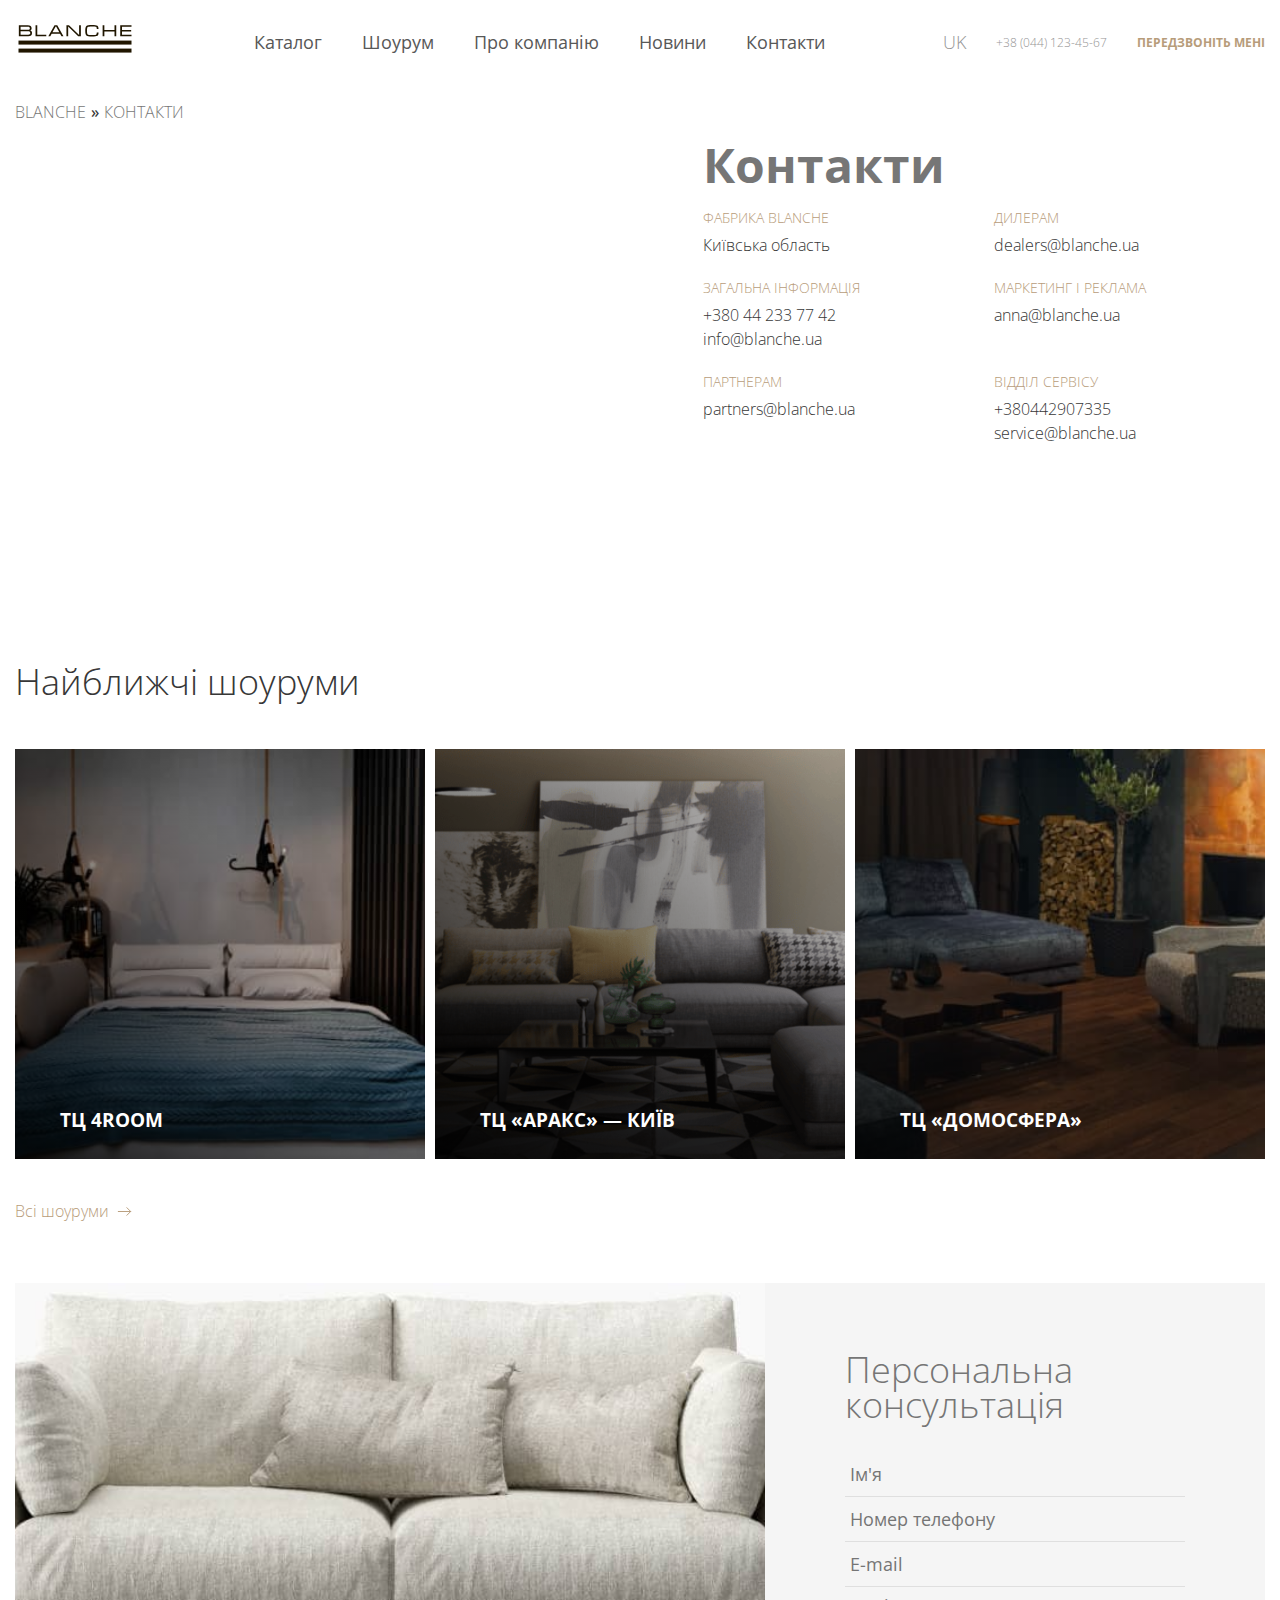
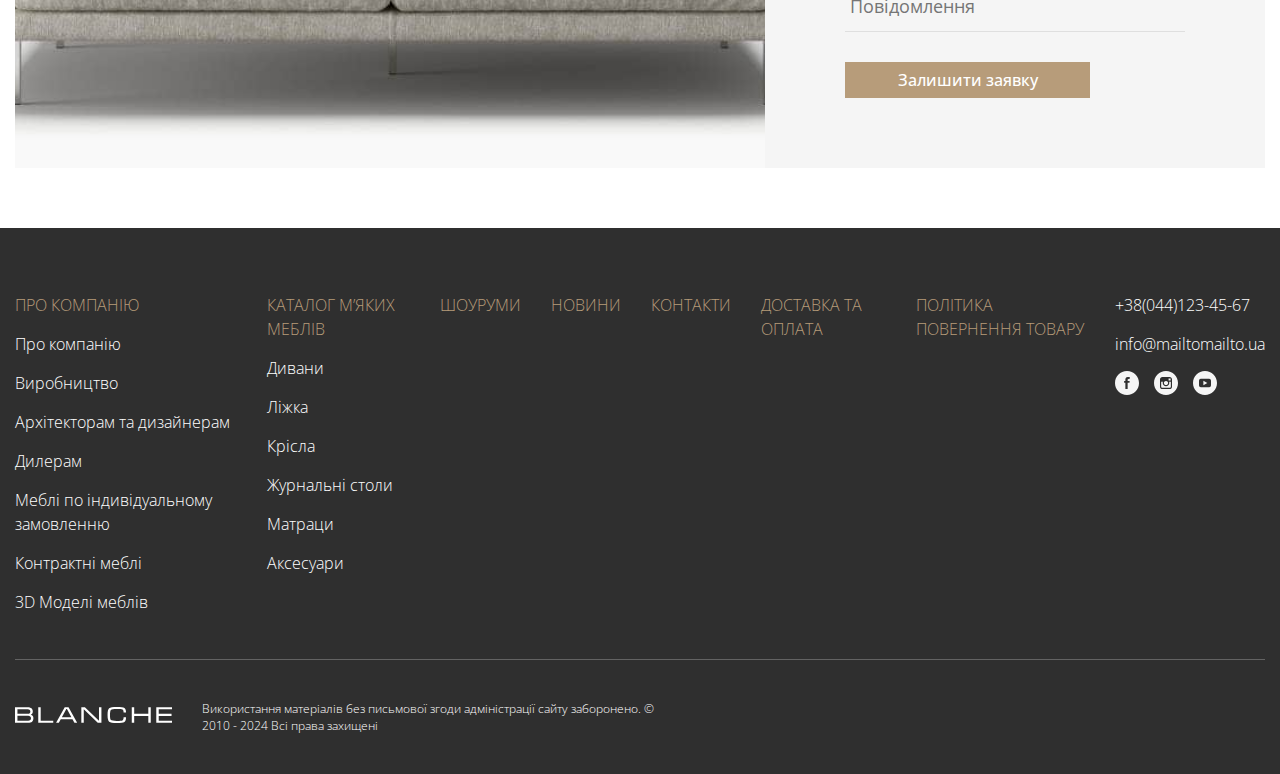
<file: contact.html>
<!DOCTYPE html>
<html lang="en">
<head>
	<meta charset="UTF-8">
	<meta name="viewport" content="width=device-width, initial-scale=1.0">
	<link rel="stylesheet" href="./assets/style/swiper-bundle.min.css">
	<link rel="stylesheet" href="./assets/style/style.css">
	<title>Contact</title>
</head>
<body>
	<header class="header">
		<div class="container">
			<div class="header__container">
				<a href="./index.html" class="logo">
					<svg id="logo" viewBox="0 0 113 30" class="svg-icon logo__img" width="120" height="30" fill="#201600">
						<path d="M11.7901 5.49491C12.2681 5.64262 12.6858 5.92832 12.9849 6.31219C13.3693 6.82726 13.5636 7.44865 13.5374 8.07954C13.5374 9.17978 13.219 10.0002 12.5822 10.5409C11.9454 11.0815 11.0146 11.3508 9.78975 11.3487H0.337402V0.145437H9.37704C10.5819 0.145437 11.5071 0.418918 12.1528 0.965879C12.7985 1.51284 13.1197 2.30008 13.1164 3.32761C13.1164 4.45631 12.6726 5.17874 11.7851 5.49491H11.7901ZM2.09308 9.84372H9.77477C10.4404 9.84372 10.9397 9.68564 11.2725 9.36948C11.4439 9.2028 11.5777 9.00471 11.6658 8.78728C11.754 8.56985 11.7945 8.33764 11.7851 8.10483C11.7942 7.87164 11.753 7.63916 11.6639 7.42167C11.5749 7.20418 11.44 7.00629 11.2675 6.84018C10.923 6.51137 10.4221 6.34855 9.76978 6.34855H2.09308V9.84372ZM10.9447 2.14675C10.6118 1.81478 10.0849 1.64932 9.36373 1.65037H2.09308V4.84045H9.36373C10.1076 4.84045 10.6285 4.71715 10.9197 4.47054C11.2109 4.22393 11.359 3.83822 11.359 3.32761C11.359 2.81701 11.2209 2.41865 10.9447 2.14675ZM17.0205 11.3487V0.145437H18.7795V9.84372H27.7958V11.3487H17.0205ZM42.9695 11.3487L41.5749 8.86362H33.1743L31.7898 11.3487H29.8161L36.0167 0.145437H38.7542L44.9515 11.3487H42.9695ZM37.6143 1.48755H37.1666L33.9665 7.35868H40.8194L37.6143 1.48755ZM59.7075 11.3487L49.6843 1.61875V11.3487H47.932V0.145437H50.4948L60.6011 9.95912V0.145437H62.3601V11.3487H59.7075ZM77.4955 1.86378C76.9796 1.62455 75.6195 1.50494 73.415 1.50494C71.0464 1.50494 69.6363 1.69832 69.1848 2.08509C68.7332 2.47187 68.5069 3.69858 68.5058 5.76523C68.5058 7.80658 68.7355 9.02433 69.1948 9.41848C69.6541 9.81263 71.0608 10.0092 73.415 10.0081C75.6062 10.0081 76.943 9.89431 77.4256 9.66667C77.9865 9.39319 78.271 8.65653 78.271 7.45353H80.025C80.025 9.23353 79.6367 10.3549 78.8601 10.8175C78.0863 11.2775 76.2691 11.5131 73.4117 11.5131C70.5061 11.5131 68.6694 11.1853 67.9017 10.5298C67.134 9.87428 66.749 8.2882 66.7468 5.77155C66.7468 3.24225 67.1285 1.64774 67.8917 0.98801C68.655 0.328285 70.4961 -0.00105135 73.415 2.52123e-06C76.2851 2.52123e-06 78.104 0.226059 78.8718 0.678171C79.6395 1.13028 80.0239 2.25003 80.025 4.0374H78.271C78.271 2.84125 78.0125 2.11882 77.4955 1.8701V1.86378ZM96.0042 11.3487V6.40862H85.8745V11.3487H84.1222V0.145437H85.8745V4.90052H95.9975V0.145437H97.7548V11.3487H96.0042ZM113 9.84372V11.3487H101.722V0.145437H113V1.65037H103.476V4.92107H112.667V6.42601H103.476V9.84372H113Z"></path>
						<rect y="15.5764" width="113" height="4"></rect>
						<rect y="23.5764" width="113" height="4"></rect>
					</svg>
				</a>
				<nav class="menu">
					<ul>
						<li>
							<a href="./catalog.html">Каталог</a>
							<ul class="sub-menu">
								<li><a href="#">Дивани</a></li>
								<li><a href="#">Ліжка</a></li>
								<li><a href="#">Крісла</a></li>
								<li><a href="#">Журнальні столи</a></li>
								<li><a href="#">Матраци</a></li>
								<li><a href="#">Шезлонги</a></li>
								<li><a href="#">Дровниці</a></li>
								<li><a href="#">Пуфи</a></li>
								<li><a href="#">3D Моделі меблів</a></li>
							</ul>
						</li>
						<li>
							<a href="#">Шоурум</a>
						</li>
						<li>
							<a href="./about.html">Про компанію</a>
							<ul class="sub-menu">
								<li>
									<a href="./about.html" >Про компанію</a> 
								</li>
								<li>
									<a href="./production.html" >Виробництво</a> 
								</li>
								<li>
									<a href="./design.html" >Архітекторам та дизайнерам</a> 
								</li>
								<li>
									<a href="#" >Дилерам</a> 
								</li>
								<li>
									<a href="#" >Меблі по індивідуальному замовленню</a> 
								</li>
								<li>
									<a href="#" >Контрактні меблі</a> 
								</li>
								<li>
									<a href="#">3D Моделі меблів</a> 
								</li>
							</ul>
						</li>
						<li><a href="./news.html">Новини</a></li>
						<li><a href="#">Контакти</a></li>
					</ul>
				</nav>
				<div class="header__info">
					<div class="header__lang">
						UK
					</div>
					<div class="header__call">
						<a href="tel:+380441234567" class="call">
							<span>+38 (044) 123-45-67</span>
							<svg version="1.1" xmlns="http://www.w3.org/2000/svg" xmlns:xlink="http://www.w3.org/1999/xlink" viewBox="0 0 16 16" width="22" height="22" style="fill: #969696;">
								<path d="M11 10c-1 1-1 2-2 2s-2-1-3-2-2-2-2-3 1-1 2-2-2-4-3-4-3 3-3 3c0 2 2.055 6.055 4 8s6 4 8 4c0 0 3-2 3-3s-3-4-4-3z"></path>
								</svg>
						</a>
						<button data-button="popup" class="header__popup">
							Передзвоніть мені
						</button>
					</div>
					<div class="burgerBtn">
						<span class="btn-menu-line btn-menu-line1"></span>
						<span class="btn-menu-line btn-menu-line2"></span>
						<span class="btn-menu-line btn-menu-line3"></span>
					  </div>
				</div>
			</div>
		</div>	
	</header>
	<main>
		<div class="breadcrumbs">
			<div class="container">
				<div class="breadcrumbs__container">
					<a href="./index.html">BLANCHE</a>
					<span>»</span>
					<a href="news.html">Контакти</a>
				</div>
			</div>
		</div>
		<section class="contact mb-m">
			<div class="container">
				<div class="contact__container">
					<div class="contact-map">
						<iframe src="https://www.google.com/maps/embed?pb=!1m18!1m12!1m3!1d2539.852597092971!2d30.39647010000001!3d50.4624695!2m3!1f0!2f0!3f0!3m2!1i1024!2i768!4f13.1!3m3!1m2!1s0x40d4cc58a507051f%3A0xcfeafe46e07e0a1e!2z0LLRg9C70LjRhtGPINCc0YDRltGXLCA2LCDQmtC40ZfQsiwgMDIwMDA!5e0!3m2!1suk!2sua!4v1719505314697!5m2!1suk!2sua" width="600" height="450" style="border:0;" allowfullscreen="" loading="lazy" referrerpolicy="no-referrer-when-downgrade"></iframe>
					</div>
					<div class="contacts">
						<h1>Контакти</h1>
						<div class="contacts__list">
							<div class="contact_item">
								<div class="contact__list-item-title">ФАБРИКА BLANCHE</div>
								<div>Київська область</div>
							</div>
							<div class="contact_item">
								<div class="contact__list-item-title">ДИЛЕРАМ</div>
								<a href="malito:dealers@blanche.ua">dealers@blanche.ua</a>
							</div>
							<div class="contact_item">
								<div class="contact__list-item-title">ЗАГАЛЬНА ІНФОРМАЦІЯ</div>
								<a href="tel:+380 44 233 77 42">+380 44 233 77 42</a>
								<a href="malito:info@blanche.ua">info@blanche.ua</a>
							</div>
							<div class="contact_item">
								<div class="contact__list-item-title">МАРКЕТИНГ І РЕКЛАМА</div>
								<a href="malito:anna@blanche.ua">anna@blanche.ua</a>
							</div>
							<div class="contact_item">
								<div class="contact__list-item-title">ПАРТНЕРАМ</div>
								<a href="malito:partners@blanche.ua">partners@blanche.ua</a>
							</div>
							<div class="contact_item">
								<div class="contact__list-item-title">ВІДДІЛ СЕРВІСУ</div>
								<a href="tel:+380442907335">+380442907335</a>
								<a href="malito:service@blanche.ua">service@blanche.ua</a>
							</div>
						</div>
					</div>
				</div>
			</div>
		</section>
		<section class="previous mb-m">
			<div class="container">
				<h2>Найближчі шоуруми</h2>
				<div class="previous__slider">
					<div class="swiper prevSlider">
						<div class="swiper-wrapper prev-slider">
						  <a href="#" class="swiper-slide previous-slide">
							<img src="./assets/images/prev1.jpg" alt="ТЦ 4ROOM">
							<h3>ТЦ 4ROOM</h3>
						  </a>
						  <a href="#" class="swiper-slide previous-slide">
							<img src="./assets/images/prev2.png" alt="ТЦ «АРАКС» — Київ">
							<h3>ТЦ «АРАКС» — Київ</h3>
						  </a>
						  <a href="#" class="swiper-slide previous-slide">
							<img src="./assets/images/prev3.jpg" alt="ТЦ «ДОМОСФЕРА»">
							<h3>ТЦ «ДОМОСФЕРА»</h3>
						  </a>
						  <a href="#" class="swiper-slide previous-slide">
							<img src="./assets/images/prev3.jpg" alt="ТЦ «ДОМОСФЕРА»">
							<h3>салон Blanche на бульварі Лесі Українки</h3>
						  </a>
						</div>
					  </div>
				<a href="#" class="arrow-after">Всі шоуруми</a>
					</div>
			</div>
		</section>
		<section class="form mb-m">
			<div class="container">
				<div class="form__wrapper row-reverse">
					<div class="form__container">
						<h2>Персональна консультація</h2>
						<form action="" method="post" class="wpcf7-form" novalidate="novalidate">
							<div class="form__row">
									<input type="text" name="user_name" value=""  class=" form__field" aria-required="true" aria-invalid="false" placeholder="Ім'я">
							</div>
							<div class="form__row">
									<input type="tel" name="phone" value=""  class=" form__field " aria-required="true" aria-invalid="false" placeholder="Номер телефону">
								
								</div>
							<div class="form__row">
									<input type="email" name="email" value=""  class=" form__field" aria-invalid="false" placeholder="E-mail">
								</div>
							<div class="form__row">
									<textarea name="message"  class="form__field" aria-invalid="false" placeholder="Повідомлення"></textarea>
								</div>
								<input type="submit" value="Залишити заявку" class=" btn form__submit">
						</form>
					</div>
					<div class="form__img">
						<img src="./assets/images/form-bg.jpg" alt="Exelent interior">
					</div>
				</div>
			</div>
		</section>
	</main>
	<footer class="footer">
		<div class="container">
			<div class="footer__container">
				<div class="footer__top">
					<ul class="footer__menu">
						<li>
							<a href="#">Про компанію</a>
							<ul class="sub-menu">
								<li>
									<a href="#" >Про компанію</a> 
								</li>
								<li>
									<a href="#" >Виробництво</a> 
								</li>
								<li>
									<a href="#" >Архітекторам та дизайнерам</a> 
								</li>
								<li>
									<a href="#" >Дилерам</a> 
								</li>
								<li>
									<a href="#" >Меблі по індивідуальному замовленню</a> 
								</li>
								<li>
									<a href="#" >Контрактні меблі</a> 
								</li>
								<li>
									<a href="#">3D Моделі меблів</a> 
								</li>
							</ul>
						</li>
						<li>
							<a href="#">КАТАЛОГ М’ЯКИХ МЕБЛІВ</a>
							<ul class="sub-menu">
								<li><a href="#">Дивани</a></li>
								<li><a href="#">Ліжка</a></li>
								<li><a href="#">Крісла</a></li>
								<li><a href="#">Журнальні столи</a></li>
								<li><a href="#">Матраци</a></li>
								<li><a href="#">Аксесуари</a></li>
							</ul>
						</li>
						<li>
							<a href="#">ШОУРУМИ</a>
						</li>
						<li>
							<a href="#">НОВИНИ</a>
						</li>
						<li>
							<a href="#">КОНТАКТИ</a>
						</li>
						<li>
							<a href="#">ДОСТАВКА ТА ОПЛАТА</a>
						</li>
						<li>
							<a href="#">ПОЛІТИКА ПОВЕРНЕННЯ ТОВАРУ</a>
						</li>
	
					</ul>
	
					<div class="footer__contact">
						<a href="tel:+380441234567">
							+38(044)123-45-67
						</a>
						<a href="mailto:info@blanche.ua">
							info@mailtomailto.ua
						</a>
						<div class="footer__social">
							<a href="#">
								<svg fill="#f5f5f5" height="200px" width="200px" version="1.1" id="Layer_1" xmlns="http://www.w3.org/2000/svg" xmlns:xlink="http://www.w3.org/1999/xlink" viewBox="-143 145 512 512" xml:space="preserve" stroke="#f5f5f5"><g id="SVGRepo_bgCarrier" stroke-width="0"></g><g id="SVGRepo_tracerCarrier" stroke-linecap="round" stroke-linejoin="round"></g><g id="SVGRepo_iconCarrier"> <path d="M113,145c-141.4,0-256,114.6-256,256s114.6,256,256,256s256-114.6,256-256S254.4,145,113,145z M169.5,357.6l-2.9,38.3h-39.3 v133H77.7v-133H51.2v-38.3h26.5v-25.7c0-11.3,0.3-28.8,8.5-39.7c8.7-11.5,20.6-19.3,41.1-19.3c33.4,0,47.4,4.8,47.4,4.8l-6.6,39.2 c0,0-11-3.2-21.3-3.2c-10.3,0-19.5,3.7-19.5,14v29.9H169.5z"></path> </g></svg>
							</a>
							<a href="#">
								<svg fill="#f5f5f5" height="200px" width="200px" version="1.1" id="Layer_1" xmlns="http://www.w3.org/2000/svg" xmlns:xlink="http://www.w3.org/1999/xlink" viewBox="-143 145 512 512" xml:space="preserve"><g id="SVGRepo_bgCarrier" stroke-width="0"></g><g id="SVGRepo_tracerCarrier" stroke-linecap="round" stroke-linejoin="round"></g><g id="SVGRepo_iconCarrier"> <g> <path d="M113,446c24.8,0,45.1-20.2,45.1-45.1c0-9.8-3.2-18.9-8.5-26.3c-8.2-11.3-21.5-18.8-36.5-18.8s-28.3,7.4-36.5,18.8 c-5.3,7.4-8.5,16.5-8.5,26.3C68,425.8,88.2,446,113,446z"></path> <polygon points="211.4,345.9 211.4,308.1 211.4,302.5 205.8,302.5 168,302.6 168.2,346 "></polygon> <path d="M183,401c0,38.6-31.4,70-70,70c-38.6,0-70-31.4-70-70c0-9.3,1.9-18.2,5.2-26.3H10v104.8C10,493,21,504,34.5,504h157 c13.5,0,24.5-11,24.5-24.5V374.7h-38.2C181.2,382.8,183,391.7,183,401z"></path> <path d="M113,145c-141.4,0-256,114.6-256,256s114.6,256,256,256s256-114.6,256-256S254.4,145,113,145z M241,374.7v104.8 c0,27.3-22.2,49.5-49.5,49.5h-157C7.2,529-15,506.8-15,479.5V374.7v-52.3c0-27.3,22.2-49.5,49.5-49.5h157 c27.3,0,49.5,22.2,49.5,49.5V374.7z"></path> </g> </g></svg>
							</a>
							<a href="#">
								<svg fill="#f5f5f5" height="200px" width="200px" version="1.1" id="Layer_1" xmlns="http://www.w3.org/2000/svg" xmlns:xlink="http://www.w3.org/1999/xlink" viewBox="-143 145 512 512" xml:space="preserve"><g id="SVGRepo_bgCarrier" stroke-width="0"></g><g id="SVGRepo_tracerCarrier" stroke-linecap="round" stroke-linejoin="round"></g><g id="SVGRepo_iconCarrier"> <g> <polygon points="78.9,450.3 162.7,401.1 78.9,351.9 "></polygon> <path d="M113,145c-141.4,0-256,114.6-256,256s114.6,256,256,256s256-114.6,256-256S254.4,145,113,145z M241,446.8L241,446.8 c0,44.1-44.1,44.1-44.1,44.1H29.1c-44.1,0-44.1-44.1-44.1-44.1v-91.5c0-44.1,44.1-44.1,44.1-44.1h167.8c44.1,0,44.1,44.1,44.1,44.1 V446.8z"></path> </g> </g></svg>
							</a>
						</div>
					</div>
				</div>
				<div class="footer__copy">
					<a href="#" class="logo">
						<svg width="157" height="16" viewBox="0 0 157 16" fill="none" xmlns="http://www.w3.org/2000/svg">
							<path d="M15.9597 7.63642C16.626 7.8417 17.208 8.23874 17.6248 8.77221C18.1605 9.48802 18.4312 10.3516 18.3947 11.2283C18.3947 12.7574 17.951 13.8976 17.0636 14.6489C16.1762 15.4002 14.8791 15.7745 13.1722 15.7715H0V0.202118H12.5971C14.2761 0.202118 15.5655 0.582181 16.4653 1.34231C17.3651 2.10243 17.8127 3.19649 17.808 4.62447C17.808 6.19305 17.1896 7.19704 15.9528 7.63642H15.9597ZM2.4466 13.6801H13.1514C14.079 13.6801 14.7747 13.4604 15.2385 13.021C15.4773 12.7894 15.6638 12.5141 15.7866 12.2119C15.9094 11.9097 15.966 11.587 15.9528 11.2635C15.9655 10.9394 15.908 10.6163 15.784 10.3141C15.66 10.0118 15.472 9.73683 15.2316 9.50597C14.7515 9.04902 14.0535 8.82274 13.1444 8.82274H2.4466V13.6801ZM14.7817 2.98339C14.3178 2.52204 13.5835 2.2921 12.5786 2.29356H2.4466V6.7269H12.5786C13.6152 6.7269 14.341 6.55554 14.7469 6.21283C15.1527 5.87011 15.3591 5.33407 15.3591 4.62447C15.3591 3.91487 15.1666 3.36125 14.7817 2.98339ZM23.2485 15.7715V0.202118H25.6998V13.6801H38.2644V15.7715H23.2485ZM59.4095 15.7715L57.4662 12.318H45.7596L43.8301 15.7715H41.0797L49.7205 0.202118H53.5354L62.1715 15.7715H59.4095ZM51.9468 2.06728H51.323L46.8635 10.2266H56.4133L51.9468 2.06728ZM82.7346 15.7715L68.7669 2.24963V15.7715H66.325V0.202118H69.8963L83.9799 13.8405V0.202118H86.4312V15.7715H82.7346ZM107.523 2.59014C106.804 2.25768 104.909 2.09145 101.837 2.09145C98.5359 2.09145 96.5708 2.3602 95.9416 2.89771C95.3124 3.43522 94.997 5.14001 94.9954 8.01208C94.9954 10.849 95.3155 12.5414 95.9555 13.0891C96.5956 13.6369 98.556 13.91 101.837 13.9086C104.89 13.9086 106.753 13.7504 107.426 13.434C108.207 13.054 108.604 12.0302 108.604 10.3584H111.048C111.048 12.8321 110.507 14.3904 109.425 15.0334C108.346 15.6727 105.814 16 101.832 16C97.7829 16 95.2235 15.5445 94.1536 14.6335C93.0838 13.7226 92.5473 11.5183 92.5442 8.02087C92.5442 4.50584 93.076 2.2899 94.1397 1.37306C95.2034 0.456226 97.769 -0.00146109 101.837 3.50382e-06C105.836 3.50382e-06 108.371 0.31416 109.441 0.942472C110.511 1.57078 111.046 3.12692 111.048 5.61088H108.604C108.604 3.94856 108.243 2.94458 107.523 2.59893V2.59014ZM133.315 15.7715V8.90622H119.199V15.7715H116.757V0.202118H119.199V6.81038H133.306V0.202118H135.755V15.7715H133.315ZM157 13.6801V15.7715H141.284V0.202118H157V2.29356H143.728V6.83894H156.536V8.93039H143.728V13.6801H157Z" fill="white"></path>
						</svg>
					</a>
					<p>
						Використання матеріалів без письмової згоди адміністрації сайту заборонено. © 2010 - 2024 Всі права захищені
					</p>
				</div>
			</div>
		</div>
	</footer>
	<script src="./assets/js/swiper.js"></script>
	<script src="./assets/js/script.js"></script>
	</body>
	</html>
</file>
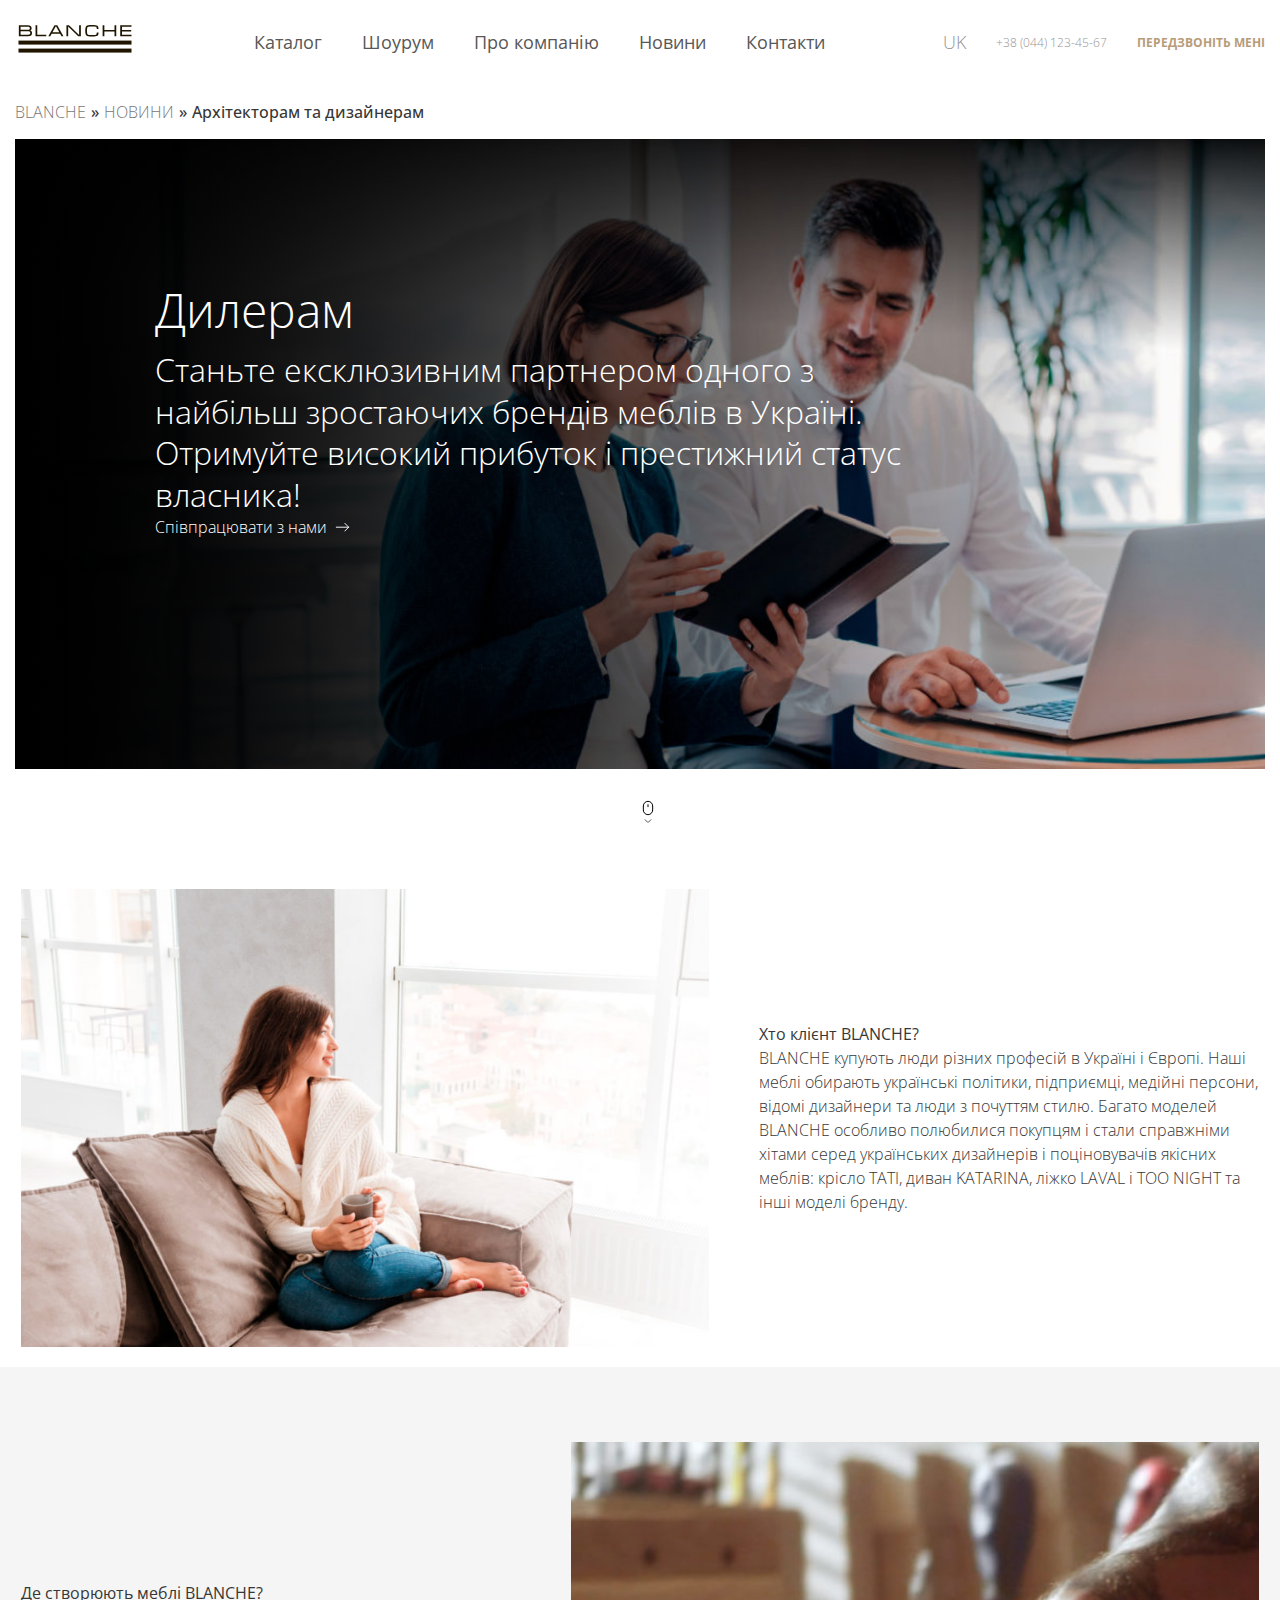
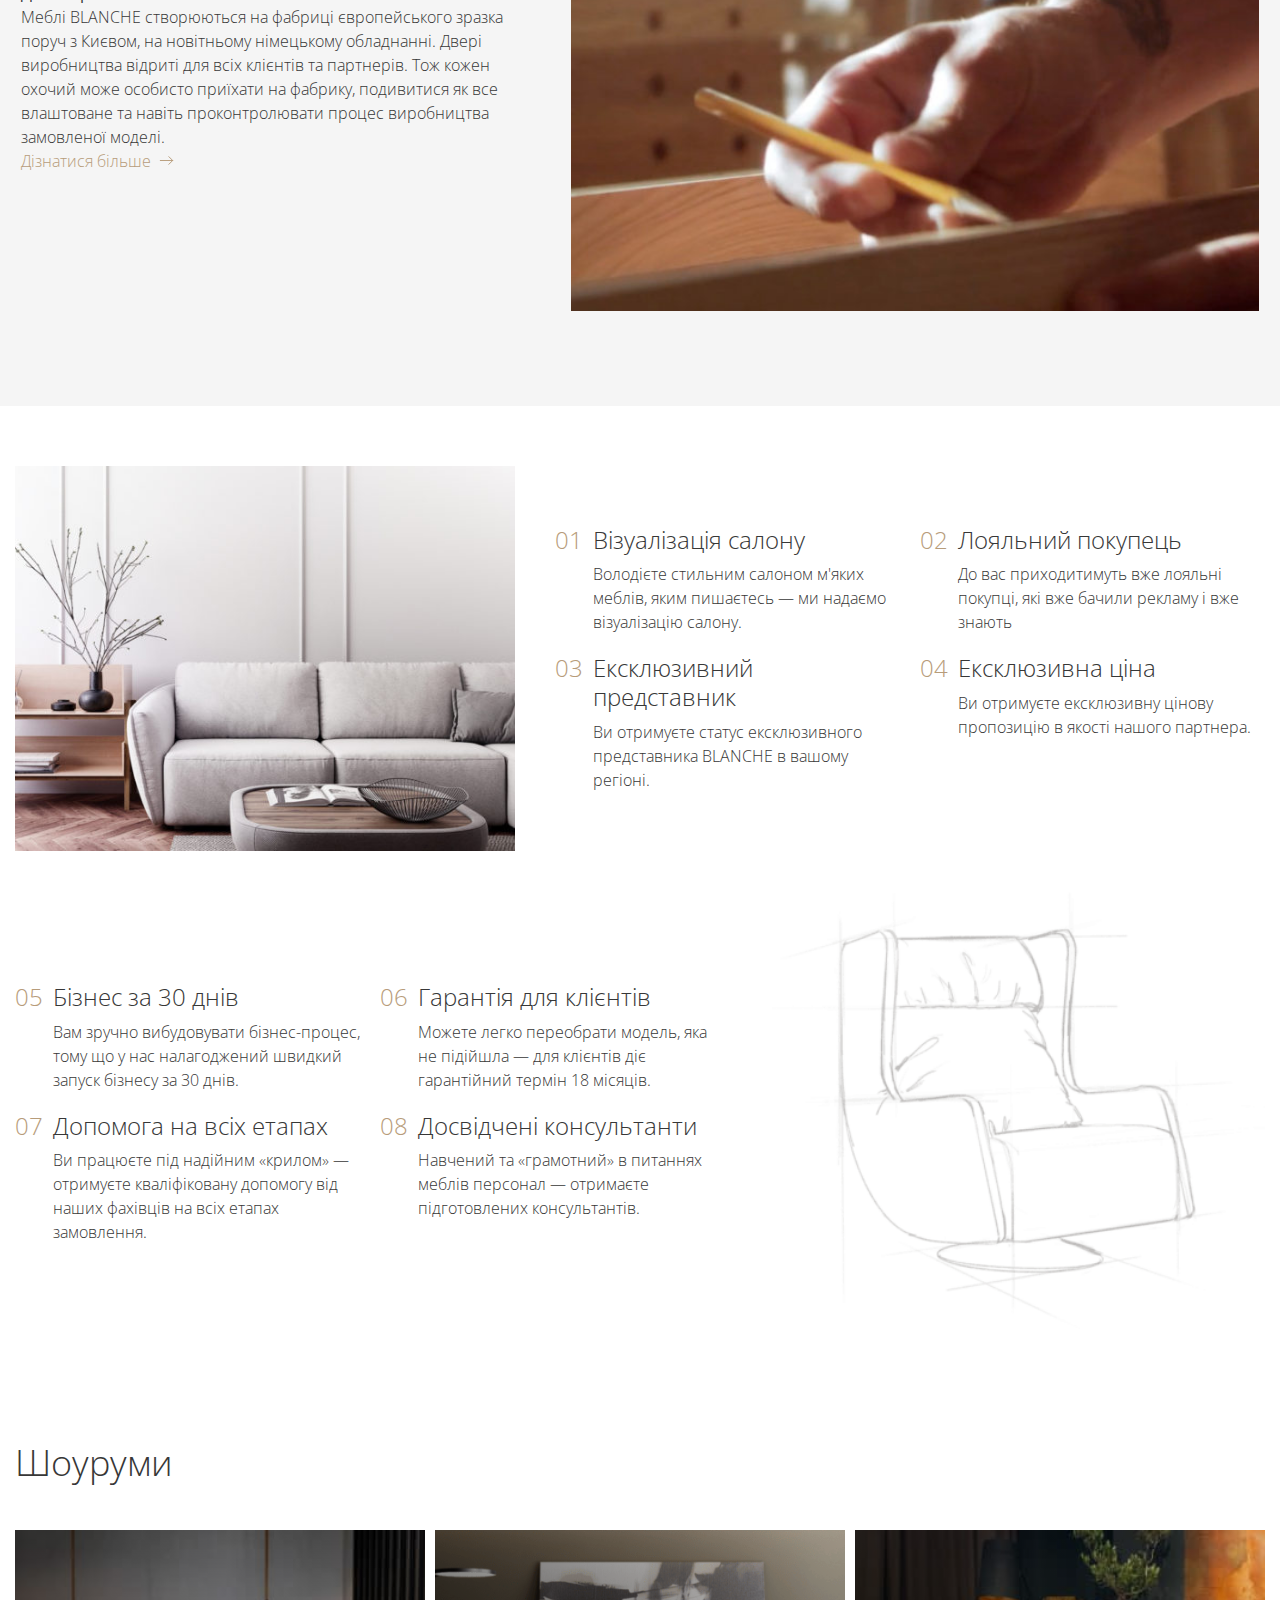
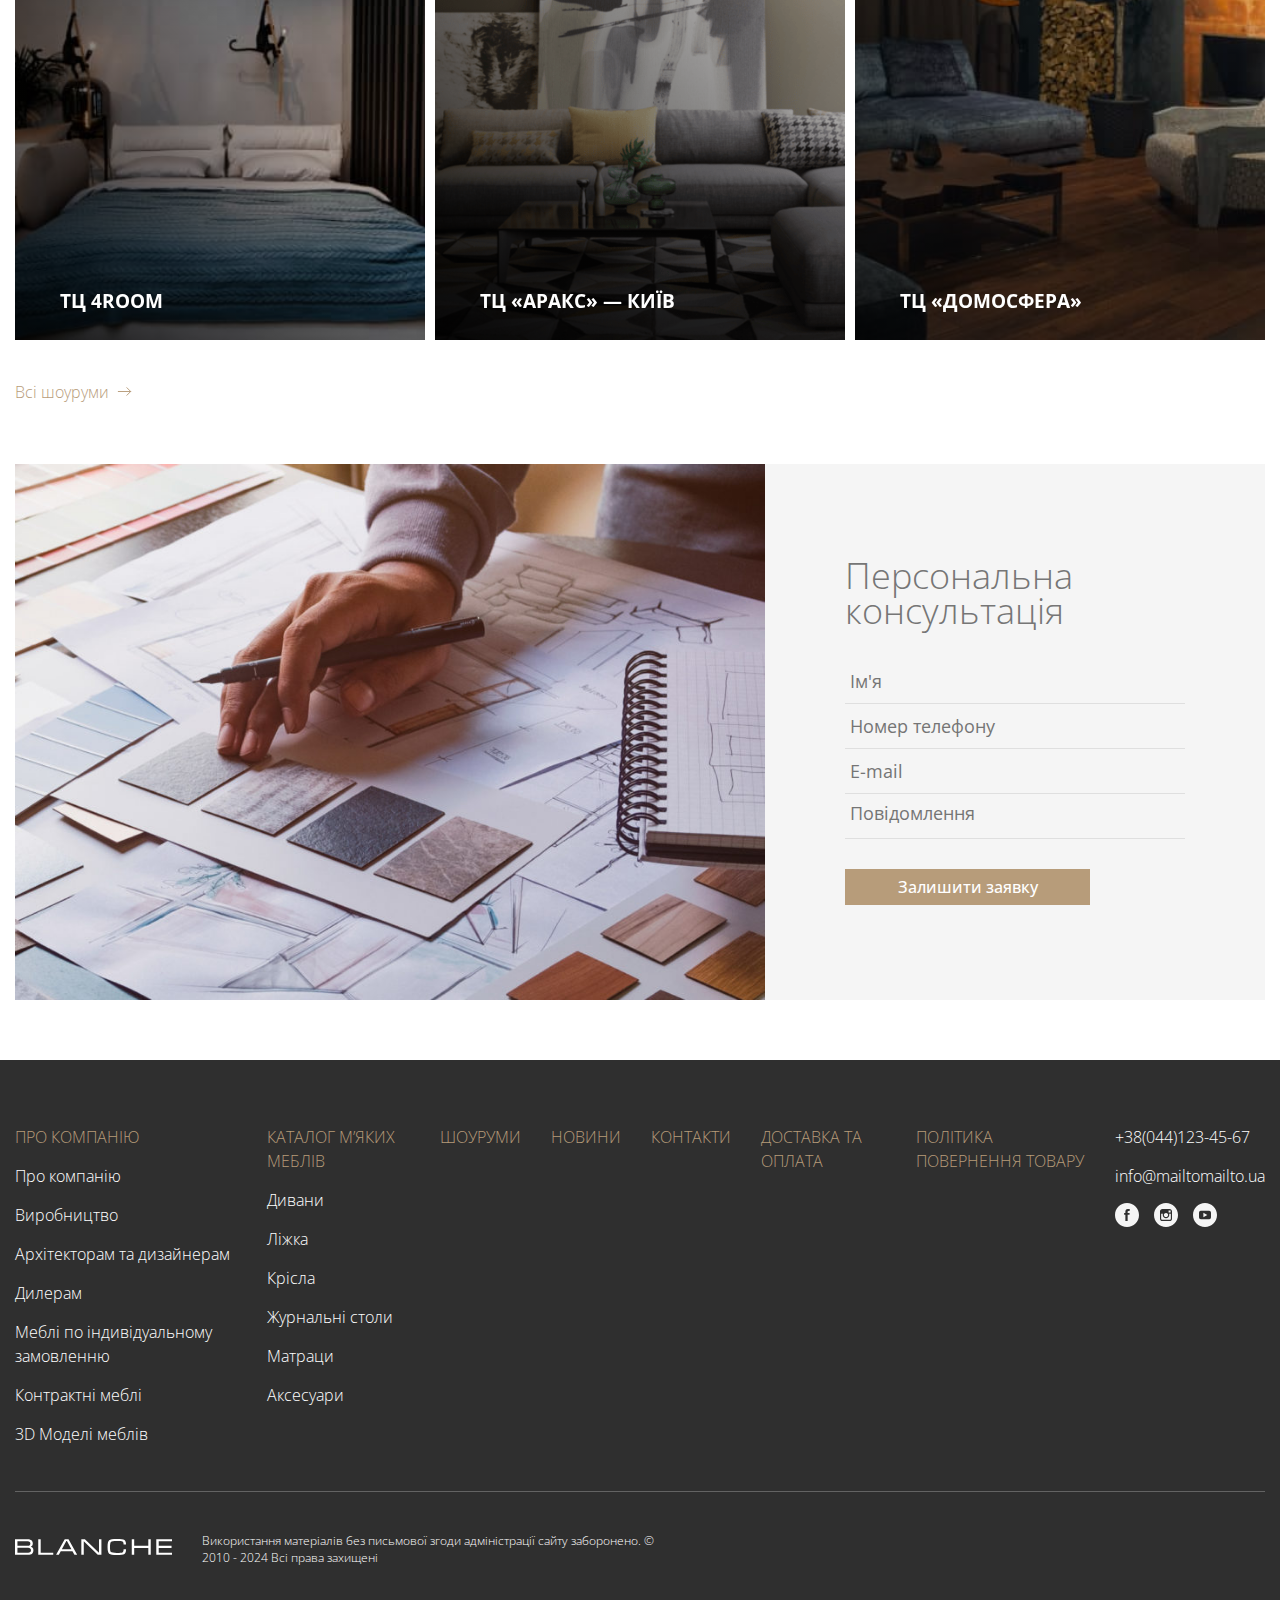
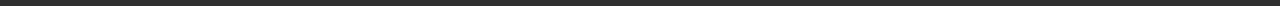
<file: dealers.html>
<!DOCTYPE html>
<html lang="en">
<head>
	<meta charset="UTF-8">
	<meta name="viewport" content="width=device-width, initial-scale=1.0">
	<link rel="stylesheet" href="./assets/style/swiper-bundle.min.css">
	<link rel="stylesheet" href="./assets/style/style.css">
	<title>Dealers</title>
</head>
<body>
	<header class="header">
		<div class="container">
			<div class="header__container">
				<a href="/index.html" class="logo">
					<svg id="logo" viewBox="0 0 113 30" class="svg-icon logo__img" width="120" height="30" fill="#201600">
						<path d="M11.7901 5.49491C12.2681 5.64262 12.6858 5.92832 12.9849 6.31219C13.3693 6.82726 13.5636 7.44865 13.5374 8.07954C13.5374 9.17978 13.219 10.0002 12.5822 10.5409C11.9454 11.0815 11.0146 11.3508 9.78975 11.3487H0.337402V0.145437H9.37704C10.5819 0.145437 11.5071 0.418918 12.1528 0.965879C12.7985 1.51284 13.1197 2.30008 13.1164 3.32761C13.1164 4.45631 12.6726 5.17874 11.7851 5.49491H11.7901ZM2.09308 9.84372H9.77477C10.4404 9.84372 10.9397 9.68564 11.2725 9.36948C11.4439 9.2028 11.5777 9.00471 11.6658 8.78728C11.754 8.56985 11.7945 8.33764 11.7851 8.10483C11.7942 7.87164 11.753 7.63916 11.6639 7.42167C11.5749 7.20418 11.44 7.00629 11.2675 6.84018C10.923 6.51137 10.4221 6.34855 9.76978 6.34855H2.09308V9.84372ZM10.9447 2.14675C10.6118 1.81478 10.0849 1.64932 9.36373 1.65037H2.09308V4.84045H9.36373C10.1076 4.84045 10.6285 4.71715 10.9197 4.47054C11.2109 4.22393 11.359 3.83822 11.359 3.32761C11.359 2.81701 11.2209 2.41865 10.9447 2.14675ZM17.0205 11.3487V0.145437H18.7795V9.84372H27.7958V11.3487H17.0205ZM42.9695 11.3487L41.5749 8.86362H33.1743L31.7898 11.3487H29.8161L36.0167 0.145437H38.7542L44.9515 11.3487H42.9695ZM37.6143 1.48755H37.1666L33.9665 7.35868H40.8194L37.6143 1.48755ZM59.7075 11.3487L49.6843 1.61875V11.3487H47.932V0.145437H50.4948L60.6011 9.95912V0.145437H62.3601V11.3487H59.7075ZM77.4955 1.86378C76.9796 1.62455 75.6195 1.50494 73.415 1.50494C71.0464 1.50494 69.6363 1.69832 69.1848 2.08509C68.7332 2.47187 68.5069 3.69858 68.5058 5.76523C68.5058 7.80658 68.7355 9.02433 69.1948 9.41848C69.6541 9.81263 71.0608 10.0092 73.415 10.0081C75.6062 10.0081 76.943 9.89431 77.4256 9.66667C77.9865 9.39319 78.271 8.65653 78.271 7.45353H80.025C80.025 9.23353 79.6367 10.3549 78.8601 10.8175C78.0863 11.2775 76.2691 11.5131 73.4117 11.5131C70.5061 11.5131 68.6694 11.1853 67.9017 10.5298C67.134 9.87428 66.749 8.2882 66.7468 5.77155C66.7468 3.24225 67.1285 1.64774 67.8917 0.98801C68.655 0.328285 70.4961 -0.00105135 73.415 2.52123e-06C76.2851 2.52123e-06 78.104 0.226059 78.8718 0.678171C79.6395 1.13028 80.0239 2.25003 80.025 4.0374H78.271C78.271 2.84125 78.0125 2.11882 77.4955 1.8701V1.86378ZM96.0042 11.3487V6.40862H85.8745V11.3487H84.1222V0.145437H85.8745V4.90052H95.9975V0.145437H97.7548V11.3487H96.0042ZM113 9.84372V11.3487H101.722V0.145437H113V1.65037H103.476V4.92107H112.667V6.42601H103.476V9.84372H113Z"></path>
						<rect y="15.5764" width="113" height="4"></rect>
						<rect y="23.5764" width="113" height="4"></rect>
					</svg>
				</a>
				<nav class="menu">
					<ul>
						<li>
							<a href="./catalog.html">Каталог</a>
							<ul class="sub-menu">
								<li><a href="#">Дивани</a></li>
								<li><a href="#">Ліжка</a></li>
								<li><a href="#">Крісла</a></li>
								<li><a href="#">Журнальні столи</a></li>
								<li><a href="#">Матраци</a></li>
								<li><a href="#">Шезлонги</a></li>
								<li><a href="#">Дровниці</a></li>
								<li><a href="#">Пуфи</a></li>
								<li><a href="#">3D Моделі меблів</a></li>
							</ul>
						</li>
						<li>
							<a href="#">Шоурум</a>
						</li>
						<li>
							<a href="./about.html">Про компанію</a>
							<ul class="sub-menu">
								<li>
									<a href="./about.html" >Про компанію</a> 
								</li>
								<li>
									<a href="./production.html" >Виробництво</a> 
								</li>
								<li>
									<a href="./design.html" >Архітекторам та дизайнерам</a> 
								</li>
								<li>
									<a href="#" >Дилерам</a> 
								</li>
								<li>
									<a href="#" >Меблі по індивідуальному замовленню</a> 
								</li>
								<li>
									<a href="#" >Контрактні меблі</a> 
								</li>
								<li>
									<a href="#">3D Моделі меблів</a> 
								</li>
							</ul>
						</li>
						<li><a href="./news.html">Новини</a></li>
						<li><a href="#">Контакти</a></li>
					</ul>
				</nav>
				<div class="header__info">
					<div class="header__lang">
						UK
					</div>
					<div class="header__call">
						<a href="tel:+380441234567" class="call">
							<span>+38 (044) 123-45-67</span>
							<svg version="1.1" xmlns="http://www.w3.org/2000/svg" xmlns:xlink="http://www.w3.org/1999/xlink" viewBox="0 0 16 16" width="22" height="22" style="fill: #969696;">
								<path d="M11 10c-1 1-1 2-2 2s-2-1-3-2-2-2-2-3 1-1 2-2-2-4-3-4-3 3-3 3c0 2 2.055 6.055 4 8s6 4 8 4c0 0 3-2 3-3s-3-4-4-3z"></path>
								</svg>
						</a>
						<button data-button="popup" class="header__popup">
							Передзвоніть мені
						</button>
					</div>
					<div class="burgerBtn">
						<span class="btn-menu-line btn-menu-line1"></span>
						<span class="btn-menu-line btn-menu-line2"></span>
						<span class="btn-menu-line btn-menu-line3"></span>
					  </div>
				</div>
			</div>
		</div>	
	</header>
	<main>
		<div class="breadcrumbs">
			<div class="container">
				<div class="breadcrumbs__container">
					<a href="./index.html">BLANCHE</a>
					<span>»</span>
					<a href="news.html">Новини</a>
					<span>»</span>
					<span>Архітекторам та дизайнерам</span>
				</div>
			</div>
		</div>
		<section class="heading mb-m">
			<div class="container">
				<div class="heading__container">					
					<div class="heading__content">
						<h1 class="small-title">Дилерам</h1>
						<p class="hugh-paragraph">Станьте ексклюзивним партнером одного з найбільш зростаючих брендів меблів в Україні. Отримуйте високий прибуток і престижний статус власника!</p>
					<a href="./contact.html" class="arrow-after">Співпрацювати з нами</a>
					</div>
					<div class="heading__img ">
						<img src="./assets/images/hero-bg-1562x605.jpg" alt="Дизайнерам інтер'єрів та архітекторам">
					</div>
					<a href="#idea" class="mouse">
						<svg viewBox="0 0 24 24" fill="none" xmlns="http://www.w3.org/2000/svg"><g id="SVGRepo_bgCarrier" stroke-width="0"></g><g id="SVGRepo_tracerCarrier" stroke-linecap="round" stroke-linejoin="round"></g><g id="SVGRepo_iconCarrier"> <g id="style=linear"> <g id="mouse"> <path id="vector" d="M5 9C5 5.13401 8.13401 2 12 2C15.866 2 19 5.13401 19 9V15C19 18.866 15.866 22 12 22C8.13401 22 5 18.866 5 15V9Z" stroke="#000000" stroke-width="1.5"></path> <path id="vector_2" d="M12 7V10" stroke="#000000" stroke-width="1.5" stroke-linecap="round"></path> </g> </g> </g></svg>
					</a>
			</div>
		</section>
		<section class="dealers-intro">
			<div class="container">
				<div class="idea__row row-reverse">
					<div class="idea__descr">
						<h2>Хто клієнт BLANCHE?</h2>
						<p>BLANCHE купують люди різних професій в Україні і Європі. Наші меблі обирають українські політики, підприємці, медійні персони, відомі дизайнери та люди з почуттям стилю. Багато моделей BLANCHE особливо полюбилися покупцям і стали справжніми хітами серед українських дизайнерів і поціновувачів якісних меблів: крісло TATI, диван KATARINA, ліжко LAVAL і TOO NIGHT та інші моделі бренду.</p>
					</div>
					<div class="idea__img">
						<img src="./assets/images/woman-img.jpg" alt="Хто клієнт BLANCHE?">
					</div>
				</div>
			</div>
		</section>
		<section class="dealers-gray mb-m">
			<div class="container">
				<div class="idea__row row">
					<div class="idea__descr">
						<h2>Де створюють меблі BLANCHE?</h2>
						<p>Меблі BLANCHE створюються на фабриці європейського зразка поруч з Києвом, на новітньому німецькому обладнанні. Двері виробництва відриті для всіх клієнтів та партнерів. Тож кожен охочий може особисто приїхати на фабрику, подивитися як все влаштоване та навіть проконтролювати процес виробництва замовленої моделі.</p>
					<a href="#" class="arrow-after">Дізнатися більше</a>
					</div>
					<div class="idea__img">
						<img src="./assets/images/dealers-info-2-825x440.jpg" alt="Де створюють меблі BLANCHE?">
					</div>
				</div>
			</div>
		</section>
		<section class="profit mb-m">
			<div class="container">
				<div class="profit__container">
					<div class="profit__row row-reverse">
						<ul class="profit__list">
							<li>
								<span class="number-item">01</span>
								<div class="profit-descr">
									<h3>Візуалізація салону</h3>
									<p>Володієте стильним салоном м'яких меблів, яким пишаєтесь — ми надаємо візуалізацію салону.</p>
								</div>
						</li>
							<li>
								<span class="number-item">02</span>
								<div class="profit-descr">
									<h3>Лояльний покупець</h3>
									<p>До вас приходитимуть вже лояльні покупці, які вже бачили рекламу і вже знають</p>
								</div>
						</li>
							<li>
								<span class="number-item">03</span>
								<div class="profit-descr">
									<h3>Ексклюзивний представник</h3>
									<p>Ви отримуєте статус ексклюзивного представника BLANCHE в вашому регіоні.</p>
								</div>
						</li>
							<li>
								<span class="number-item">04</span>
								<div class="profit-descr">
									<h3>Ексклюзивна ціна</h3>
									<p>Ви отримуєте ексклюзивну цінову пропозицію в якості нашого партнера.</p>
								</div>
						</li>
						</ul>
						<div class="profit__img">
							<img src="./assets/images/deal-img1.jpg" alt="Ексклюзивна ціна">
						</div>
					</div>
					<div class="profit__row row">
						<ul class="profit__list">
							<li>
								<span class="number-item">05</span>
								<div class="profit-descr">
									<h3>Бізнес за 30 днів</h3>
									<p>Вам зручно вибудовувати бізнес-процес, тому що у нас налагоджений швидкий запуск бізнесу за 30 днів.</p>
								</div>
						</li>
							<li>
								<span class="number-item">06</span>
								<div class="profit-descr">
									<h3>Гарантія для клієнтів</h3>
									<p>Можете легко переобрати модель, яка не підійшла — для клієнтів діє гарантійний термін 18 місяців.</p>

								</div>
						</li>
							<li>
								<span class="number-item">07</span>
								<div class="profit-descr">
									<h3>Допомога на всіх етапах</h3>
									<p>Ви працюєте під надійним «крилом» — отримуєте кваліфіковану допомогу від наших фахівців на всіх етапах замовлення.</p>

								</div>
						</li>
							<li>
								<span class="number-item">08</span>
								<div class="profit-descr">
									<h3>Досвідчені консультанти</h3>
									<p>Навчений та «грамотний» в питаннях меблів персонал — отримаєте підготовлених консультантів.</p>
								</div>
						</li>
						</ul>
						<div class="profit__img">
							<img src="./assets/images/timelime-img1.png" alt="Ексклюзивна ціна">
						</div>
					</div>
				</div>
			</div>
		</section>
		<section class="previous mb-m">
			<div class="container">
				<h2>Шоуруми</h2>
				<div class="previous__slider">
					<div class="swiper prevSlider">
						<div class="swiper-wrapper prev-slider">
						  <a href="#" class="swiper-slide previous-slide">
							<img src="./assets/images/prev1.jpg" alt="ТЦ 4ROOM">
							<h3>ТЦ 4ROOM</h3>
						  </a>
						  <a href="#" class="swiper-slide previous-slide">
							<img src="./assets/images/prev2.png" alt="ТЦ «АРАКС» — Київ">
							<h3>ТЦ «АРАКС» — Київ</h3>
						  </a>
						  <a href="#" class="swiper-slide previous-slide">
							<img src="./assets/images/prev3.jpg" alt="ТЦ «ДОМОСФЕРА»">
							<h3>ТЦ «ДОМОСФЕРА»</h3>
						  </a>
						  <a href="#" class="swiper-slide previous-slide">
							<img src="./assets/images/prev3.jpg" alt="ТЦ «ДОМОСФЕРА»">
							<h3>салон Blanche на бульварі Лесі Українки</h3>
						  </a>
						</div>
					  </div>
				<a href="#" class="arrow-after">Всі шоуруми</a>
					</div>
			</div>
		</section>
		<section class="form mb-m">
			<div class="container">
				<div class="form__wrapper row-reverse">
					<div class="form__container ">
						<h2>Персональна консультація</h2>
						<form action="" method="post" class="wpcf7-form" novalidate="novalidate">
							<div class="form__row">
									<input type="text" name="user_name" value=""  class=" form__field" aria-required="true" aria-invalid="false" placeholder="Ім'я">
							</div>
							<div class="form__row">
									<input type="tel" name="phone" value=""  class=" form__field " aria-required="true" aria-invalid="false" placeholder="Номер телефону">
								
								</div>
							<div class="form__row">
									<input type="email" name="email" value=""  class=" form__field" aria-invalid="false" placeholder="E-mail">
								</div>
							<div class="form__row">
									<textarea name="message"  class="form__field" aria-invalid="false" placeholder="Повідомлення"></textarea>
								</div>
								<input type="submit" value="Залишити заявку" class=" btn form__submit">
						</form>
					</div>
					<div class="form__img">
						<img src="./assets/images/dealers-contacts-bg-935x616.jpg" alt="Exelent interior">
					</div>
				</div>
			</div>
		</section>
	</main>
	<footer class="footer">
		<div class="container">
			<div class="footer__container">
				<div class="footer__top">
					<ul class="footer__menu">
						<li>
							<a href="#">Про компанію</a>
							<ul class="sub-menu">
								<li>
									<a href="#" >Про компанію</a> 
								</li>
								<li>
									<a href="#" >Виробництво</a> 
								</li>
								<li>
									<a href="#" >Архітекторам та дизайнерам</a> 
								</li>
								<li>
									<a href="#" >Дилерам</a> 
								</li>
								<li>
									<a href="#" >Меблі по індивідуальному замовленню</a> 
								</li>
								<li>
									<a href="#" >Контрактні меблі</a> 
								</li>
								<li>
									<a href="#">3D Моделі меблів</a> 
								</li>
							</ul>
						</li>
						<li>
							<a href="#">КАТАЛОГ М’ЯКИХ МЕБЛІВ</a>
							<ul class="sub-menu">
								<li><a href="#">Дивани</a></li>
								<li><a href="#">Ліжка</a></li>
								<li><a href="#">Крісла</a></li>
								<li><a href="#">Журнальні столи</a></li>
								<li><a href="#">Матраци</a></li>
								<li><a href="#">Аксесуари</a></li>
							</ul>
						</li>
						<li>
							<a href="#">ШОУРУМИ</a>
						</li>
						<li>
							<a href="#">НОВИНИ</a>
						</li>
						<li>
							<a href="#">КОНТАКТИ</a>
						</li>
						<li>
							<a href="#">ДОСТАВКА ТА ОПЛАТА</a>
						</li>
						<li>
							<a href="#">ПОЛІТИКА ПОВЕРНЕННЯ ТОВАРУ</a>
						</li>
	
					</ul>
	
					<div class="footer__contact">
						<a href="tel:+380441234567">
							+38(044)123-45-67
						</a>
						<a href="mailto:info@blanche.ua">
							info@mailtomailto.ua
						</a>
						<div class="footer__social">
							<a href="#">
								<svg fill="#f5f5f5" height="200px" width="200px" version="1.1" id="Layer_1" xmlns="http://www.w3.org/2000/svg" xmlns:xlink="http://www.w3.org/1999/xlink" viewBox="-143 145 512 512" xml:space="preserve" stroke="#f5f5f5"><g id="SVGRepo_bgCarrier" stroke-width="0"></g><g id="SVGRepo_tracerCarrier" stroke-linecap="round" stroke-linejoin="round"></g><g id="SVGRepo_iconCarrier"> <path d="M113,145c-141.4,0-256,114.6-256,256s114.6,256,256,256s256-114.6,256-256S254.4,145,113,145z M169.5,357.6l-2.9,38.3h-39.3 v133H77.7v-133H51.2v-38.3h26.5v-25.7c0-11.3,0.3-28.8,8.5-39.7c8.7-11.5,20.6-19.3,41.1-19.3c33.4,0,47.4,4.8,47.4,4.8l-6.6,39.2 c0,0-11-3.2-21.3-3.2c-10.3,0-19.5,3.7-19.5,14v29.9H169.5z"></path> </g></svg>
							</a>
							<a href="#">
								<svg fill="#f5f5f5" height="200px" width="200px" version="1.1" id="Layer_1" xmlns="http://www.w3.org/2000/svg" xmlns:xlink="http://www.w3.org/1999/xlink" viewBox="-143 145 512 512" xml:space="preserve"><g id="SVGRepo_bgCarrier" stroke-width="0"></g><g id="SVGRepo_tracerCarrier" stroke-linecap="round" stroke-linejoin="round"></g><g id="SVGRepo_iconCarrier"> <g> <path d="M113,446c24.8,0,45.1-20.2,45.1-45.1c0-9.8-3.2-18.9-8.5-26.3c-8.2-11.3-21.5-18.8-36.5-18.8s-28.3,7.4-36.5,18.8 c-5.3,7.4-8.5,16.5-8.5,26.3C68,425.8,88.2,446,113,446z"></path> <polygon points="211.4,345.9 211.4,308.1 211.4,302.5 205.8,302.5 168,302.6 168.2,346 "></polygon> <path d="M183,401c0,38.6-31.4,70-70,70c-38.6,0-70-31.4-70-70c0-9.3,1.9-18.2,5.2-26.3H10v104.8C10,493,21,504,34.5,504h157 c13.5,0,24.5-11,24.5-24.5V374.7h-38.2C181.2,382.8,183,391.7,183,401z"></path> <path d="M113,145c-141.4,0-256,114.6-256,256s114.6,256,256,256s256-114.6,256-256S254.4,145,113,145z M241,374.7v104.8 c0,27.3-22.2,49.5-49.5,49.5h-157C7.2,529-15,506.8-15,479.5V374.7v-52.3c0-27.3,22.2-49.5,49.5-49.5h157 c27.3,0,49.5,22.2,49.5,49.5V374.7z"></path> </g> </g></svg>
							</a>
							<a href="#">
								<svg fill="#f5f5f5" height="200px" width="200px" version="1.1" id="Layer_1" xmlns="http://www.w3.org/2000/svg" xmlns:xlink="http://www.w3.org/1999/xlink" viewBox="-143 145 512 512" xml:space="preserve"><g id="SVGRepo_bgCarrier" stroke-width="0"></g><g id="SVGRepo_tracerCarrier" stroke-linecap="round" stroke-linejoin="round"></g><g id="SVGRepo_iconCarrier"> <g> <polygon points="78.9,450.3 162.7,401.1 78.9,351.9 "></polygon> <path d="M113,145c-141.4,0-256,114.6-256,256s114.6,256,256,256s256-114.6,256-256S254.4,145,113,145z M241,446.8L241,446.8 c0,44.1-44.1,44.1-44.1,44.1H29.1c-44.1,0-44.1-44.1-44.1-44.1v-91.5c0-44.1,44.1-44.1,44.1-44.1h167.8c44.1,0,44.1,44.1,44.1,44.1 V446.8z"></path> </g> </g></svg>
							</a>
						</div>
					</div>
				</div>
				<div class="footer__copy">
					<a href="#" class="logo">
						<svg width="157" height="16" viewBox="0 0 157 16" fill="none" xmlns="http://www.w3.org/2000/svg">
							<path d="M15.9597 7.63642C16.626 7.8417 17.208 8.23874 17.6248 8.77221C18.1605 9.48802 18.4312 10.3516 18.3947 11.2283C18.3947 12.7574 17.951 13.8976 17.0636 14.6489C16.1762 15.4002 14.8791 15.7745 13.1722 15.7715H0V0.202118H12.5971C14.2761 0.202118 15.5655 0.582181 16.4653 1.34231C17.3651 2.10243 17.8127 3.19649 17.808 4.62447C17.808 6.19305 17.1896 7.19704 15.9528 7.63642H15.9597ZM2.4466 13.6801H13.1514C14.079 13.6801 14.7747 13.4604 15.2385 13.021C15.4773 12.7894 15.6638 12.5141 15.7866 12.2119C15.9094 11.9097 15.966 11.587 15.9528 11.2635C15.9655 10.9394 15.908 10.6163 15.784 10.3141C15.66 10.0118 15.472 9.73683 15.2316 9.50597C14.7515 9.04902 14.0535 8.82274 13.1444 8.82274H2.4466V13.6801ZM14.7817 2.98339C14.3178 2.52204 13.5835 2.2921 12.5786 2.29356H2.4466V6.7269H12.5786C13.6152 6.7269 14.341 6.55554 14.7469 6.21283C15.1527 5.87011 15.3591 5.33407 15.3591 4.62447C15.3591 3.91487 15.1666 3.36125 14.7817 2.98339ZM23.2485 15.7715V0.202118H25.6998V13.6801H38.2644V15.7715H23.2485ZM59.4095 15.7715L57.4662 12.318H45.7596L43.8301 15.7715H41.0797L49.7205 0.202118H53.5354L62.1715 15.7715H59.4095ZM51.9468 2.06728H51.323L46.8635 10.2266H56.4133L51.9468 2.06728ZM82.7346 15.7715L68.7669 2.24963V15.7715H66.325V0.202118H69.8963L83.9799 13.8405V0.202118H86.4312V15.7715H82.7346ZM107.523 2.59014C106.804 2.25768 104.909 2.09145 101.837 2.09145C98.5359 2.09145 96.5708 2.3602 95.9416 2.89771C95.3124 3.43522 94.997 5.14001 94.9954 8.01208C94.9954 10.849 95.3155 12.5414 95.9555 13.0891C96.5956 13.6369 98.556 13.91 101.837 13.9086C104.89 13.9086 106.753 13.7504 107.426 13.434C108.207 13.054 108.604 12.0302 108.604 10.3584H111.048C111.048 12.8321 110.507 14.3904 109.425 15.0334C108.346 15.6727 105.814 16 101.832 16C97.7829 16 95.2235 15.5445 94.1536 14.6335C93.0838 13.7226 92.5473 11.5183 92.5442 8.02087C92.5442 4.50584 93.076 2.2899 94.1397 1.37306C95.2034 0.456226 97.769 -0.00146109 101.837 3.50382e-06C105.836 3.50382e-06 108.371 0.31416 109.441 0.942472C110.511 1.57078 111.046 3.12692 111.048 5.61088H108.604C108.604 3.94856 108.243 2.94458 107.523 2.59893V2.59014ZM133.315 15.7715V8.90622H119.199V15.7715H116.757V0.202118H119.199V6.81038H133.306V0.202118H135.755V15.7715H133.315ZM157 13.6801V15.7715H141.284V0.202118H157V2.29356H143.728V6.83894H156.536V8.93039H143.728V13.6801H157Z" fill="white"></path>
						</svg>
					</a>
					<p>
						Використання матеріалів без письмової згоди адміністрації сайту заборонено. © 2010 - 2024 Всі права захищені
					</p>
				</div>
			</div>
		</div>
	</footer>
	<script src="./assets/js/swiper.js"></script>
	<script src="./assets/js/script.js"></script>
	</body>
	</html>
</file>
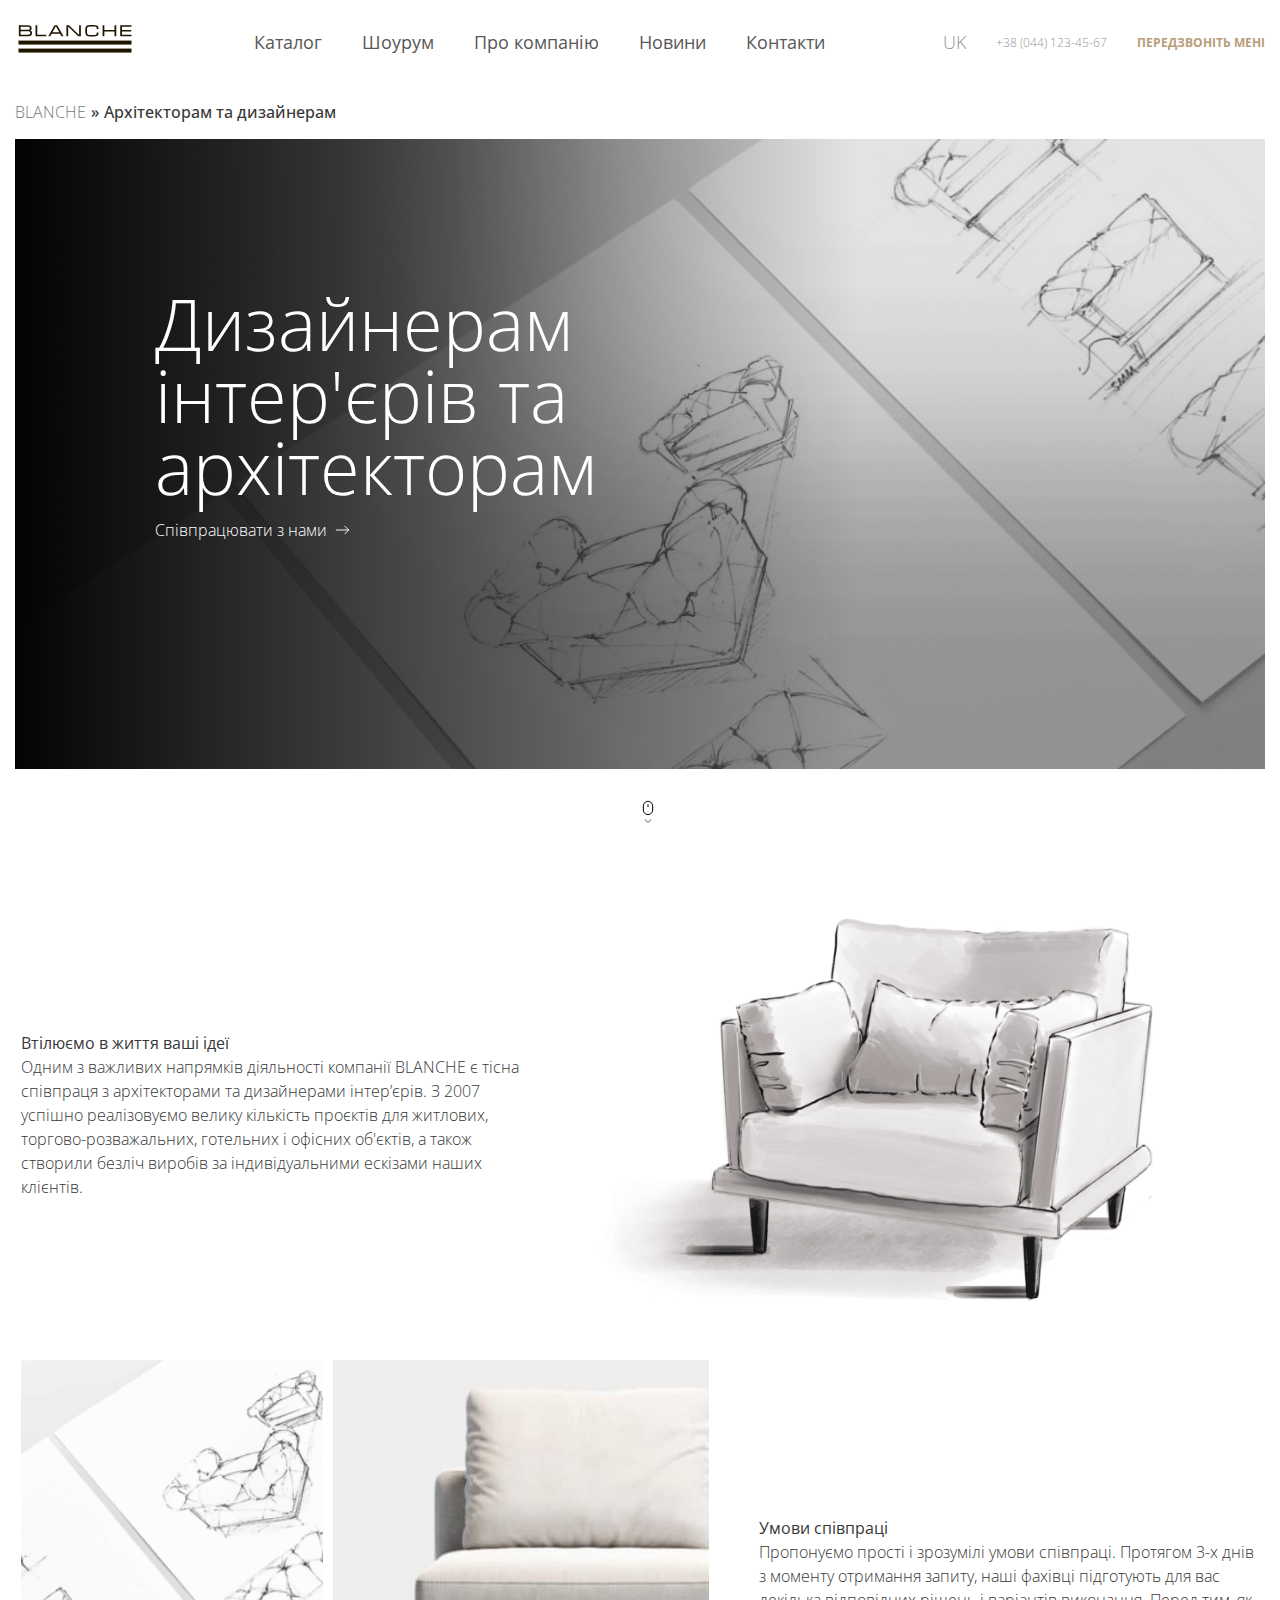
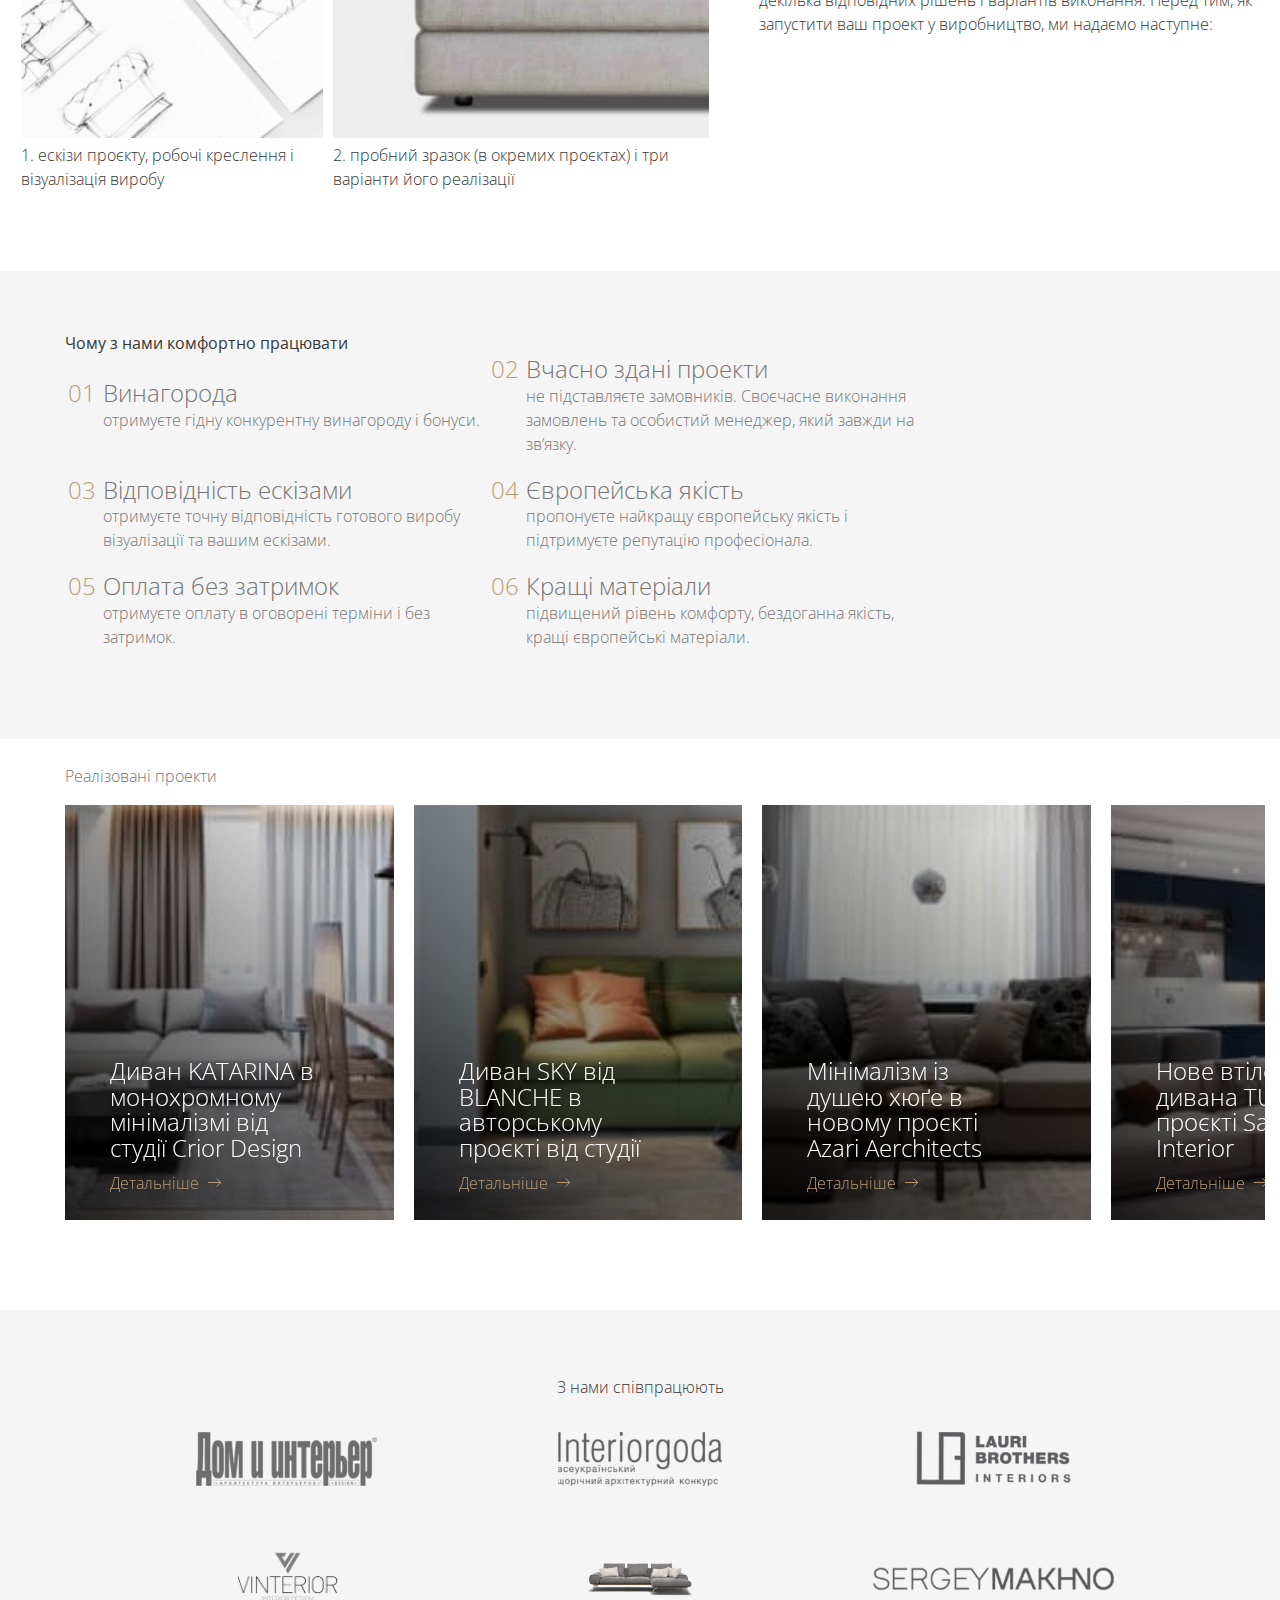
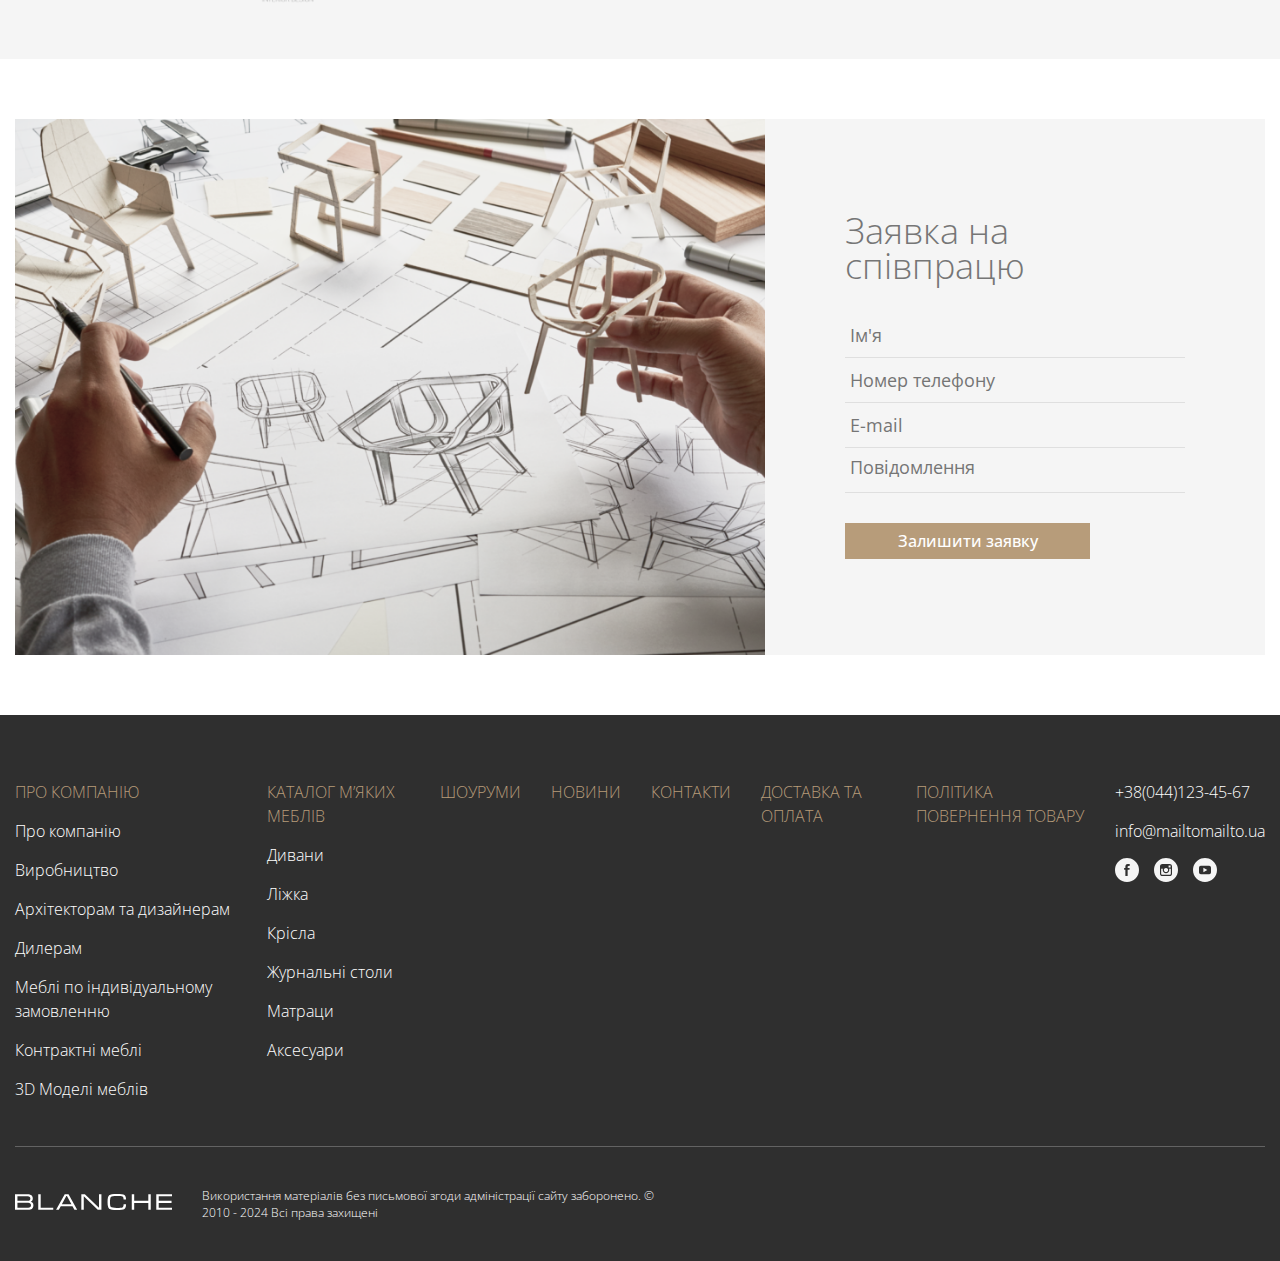
<file: design.html>
<!DOCTYPE html>
<html lang="en">
<head>
	<meta charset="UTF-8">
	<meta name="viewport" content="width=device-width, initial-scale=1.0">
	<link rel="stylesheet" href="./assets/style/swiper-bundle.min.css">
	<link rel="stylesheet" href="./assets/style/style.css">
	<title>Design</title>
</head>
<body>
	<header class="header">
		<div class="container">
			<div class="header__container">
				<a href="./index.html" class="logo">
					<svg id="logo" viewBox="0 0 113 30" class="svg-icon logo__img" width="120" height="30" fill="#201600">
						<path d="M11.7901 5.49491C12.2681 5.64262 12.6858 5.92832 12.9849 6.31219C13.3693 6.82726 13.5636 7.44865 13.5374 8.07954C13.5374 9.17978 13.219 10.0002 12.5822 10.5409C11.9454 11.0815 11.0146 11.3508 9.78975 11.3487H0.337402V0.145437H9.37704C10.5819 0.145437 11.5071 0.418918 12.1528 0.965879C12.7985 1.51284 13.1197 2.30008 13.1164 3.32761C13.1164 4.45631 12.6726 5.17874 11.7851 5.49491H11.7901ZM2.09308 9.84372H9.77477C10.4404 9.84372 10.9397 9.68564 11.2725 9.36948C11.4439 9.2028 11.5777 9.00471 11.6658 8.78728C11.754 8.56985 11.7945 8.33764 11.7851 8.10483C11.7942 7.87164 11.753 7.63916 11.6639 7.42167C11.5749 7.20418 11.44 7.00629 11.2675 6.84018C10.923 6.51137 10.4221 6.34855 9.76978 6.34855H2.09308V9.84372ZM10.9447 2.14675C10.6118 1.81478 10.0849 1.64932 9.36373 1.65037H2.09308V4.84045H9.36373C10.1076 4.84045 10.6285 4.71715 10.9197 4.47054C11.2109 4.22393 11.359 3.83822 11.359 3.32761C11.359 2.81701 11.2209 2.41865 10.9447 2.14675ZM17.0205 11.3487V0.145437H18.7795V9.84372H27.7958V11.3487H17.0205ZM42.9695 11.3487L41.5749 8.86362H33.1743L31.7898 11.3487H29.8161L36.0167 0.145437H38.7542L44.9515 11.3487H42.9695ZM37.6143 1.48755H37.1666L33.9665 7.35868H40.8194L37.6143 1.48755ZM59.7075 11.3487L49.6843 1.61875V11.3487H47.932V0.145437H50.4948L60.6011 9.95912V0.145437H62.3601V11.3487H59.7075ZM77.4955 1.86378C76.9796 1.62455 75.6195 1.50494 73.415 1.50494C71.0464 1.50494 69.6363 1.69832 69.1848 2.08509C68.7332 2.47187 68.5069 3.69858 68.5058 5.76523C68.5058 7.80658 68.7355 9.02433 69.1948 9.41848C69.6541 9.81263 71.0608 10.0092 73.415 10.0081C75.6062 10.0081 76.943 9.89431 77.4256 9.66667C77.9865 9.39319 78.271 8.65653 78.271 7.45353H80.025C80.025 9.23353 79.6367 10.3549 78.8601 10.8175C78.0863 11.2775 76.2691 11.5131 73.4117 11.5131C70.5061 11.5131 68.6694 11.1853 67.9017 10.5298C67.134 9.87428 66.749 8.2882 66.7468 5.77155C66.7468 3.24225 67.1285 1.64774 67.8917 0.98801C68.655 0.328285 70.4961 -0.00105135 73.415 2.52123e-06C76.2851 2.52123e-06 78.104 0.226059 78.8718 0.678171C79.6395 1.13028 80.0239 2.25003 80.025 4.0374H78.271C78.271 2.84125 78.0125 2.11882 77.4955 1.8701V1.86378ZM96.0042 11.3487V6.40862H85.8745V11.3487H84.1222V0.145437H85.8745V4.90052H95.9975V0.145437H97.7548V11.3487H96.0042ZM113 9.84372V11.3487H101.722V0.145437H113V1.65037H103.476V4.92107H112.667V6.42601H103.476V9.84372H113Z"></path>
						<rect y="15.5764" width="113" height="4"></rect>
						<rect y="23.5764" width="113" height="4"></rect>
					</svg>
				</a>
				<nav class="menu">
					<ul>
						<li>
							<a href="./catalog.html">Каталог</a>
							<ul class="sub-menu">
								<li><a href="#">Дивани</a></li>
								<li><a href="#">Ліжка</a></li>
								<li><a href="#">Крісла</a></li>
								<li><a href="#">Журнальні столи</a></li>
								<li><a href="#">Матраци</a></li>
								<li><a href="#">Шезлонги</a></li>
								<li><a href="#">Дровниці</a></li>
								<li><a href="#">Пуфи</a></li>
								<li><a href="#">3D Моделі меблів</a></li>
							</ul>
						</li>
						<li>
							<a href="#">Шоурум</a>
						</li>
						<li>
							<a href="#">Про компанію</a>
							<ul class="sub-menu">
								<li>
									<a href="#" >Про компанію</a> 
								</li>
								<li>
									<a href="#" >Виробництво</a> 
								</li>
								<li>
									<a href="#" >Архітекторам та дизайнерам</a> 
								</li>
								<li>
									<a href="#" >Дилерам</a> 
								</li>
								<li>
									<a href="#" >Меблі по індивідуальному замовленню</a> 
								</li>
								<li>
									<a href="#" >Контрактні меблі</a> 
								</li>
								<li>
									<a href="#">3D Моделі меблів</a> 
								</li>
							</ul>
						</li>
						<li><a href="#">Новини</a></li>
						<li><a href="#">Контакти</a></li>
					</ul>
				</nav>
				<div class="header__info">
					<div class="header__lang">
						UK
					</div>
					<div class="header__call">
						<a href="tel:+380441234567" class="call">
							<span>+38 (044) 123-45-67</span>
							<svg version="1.1" xmlns="http://www.w3.org/2000/svg" xmlns:xlink="http://www.w3.org/1999/xlink" viewBox="0 0 16 16" width="22" height="22" style="fill: #969696;">
								<path d="M11 10c-1 1-1 2-2 2s-2-1-3-2-2-2-2-3 1-1 2-2-2-4-3-4-3 3-3 3c0 2 2.055 6.055 4 8s6 4 8 4c0 0 3-2 3-3s-3-4-4-3z"></path>
								</svg>
						</a>
						<button data-button="popup" class="header__popup">
							Передзвоніть мені
						</button>
					</div>
					<div class="burgerBtn">
						<span class="btn-menu-line btn-menu-line1"></span>
						<span class="btn-menu-line btn-menu-line2"></span>
						<span class="btn-menu-line btn-menu-line3"></span>
					  </div>
				</div>
			</div>
		</div>	
	</header>
	<main>
		<div class="breadcrumbs">
			<div class="container">
				<div class="breadcrumbs__container">
					<a href="./index.html">BLANCHE</a>
					<span>»</span>
					<span>Архітекторам та дизайнерам</span>
				</div>
			</div>
		</div>
		<section class="heading mb-m">
			<div class="container">
				<div class="heading__container">					
					<div class="heading__content">
						<h1>Дизайнерам інтер'єрів та архітекторам</h1>
					<a href="#" class="arrow-after">Співпрацювати з нами</a>
					</div>
					<div class="heading__img ">
						<img src="./assets/images/design-img1.png" alt="Дизайнерам інтер'єрів та архітекторам">
					</div>
					<a href="#idea" class="mouse">
						<svg viewBox="0 0 24 24" fill="none" xmlns="http://www.w3.org/2000/svg"><g id="SVGRepo_bgCarrier" stroke-width="0"></g><g id="SVGRepo_tracerCarrier" stroke-linecap="round" stroke-linejoin="round"></g><g id="SVGRepo_iconCarrier"> <g id="style=linear"> <g id="mouse"> <path id="vector" d="M5 9C5 5.13401 8.13401 2 12 2C15.866 2 19 5.13401 19 9V15C19 18.866 15.866 22 12 22C8.13401 22 5 18.866 5 15V9Z" stroke="#000000" stroke-width="1.5"></path> <path id="vector_2" d="M12 7V10" stroke="#000000" stroke-width="1.5" stroke-linecap="round"></path> </g> </g> </g></svg>
					</a>
			</div>
		</section>
		<section class="idea mb-m" id="idea">
			<div class="container">
				<div class="idea__container">
					<div class="idea__row row">
						<div class="idea__descr">
							<h2>Втілюємо в життя ваші ідеї</h2>
							<p>Одним з важливих напрямків діяльності компанії BLANCHE є тісна співпраця з архітекторами та дизайнерами інтер’єрів. З 2007 успішно реалізовуємо велику кількість проєктів для житлових, торгово-розважальних, готельних і офісних об'єктів, а також створили безліч виробів за індивідуальними ескізами наших клієнтів.</p>
						</div>
						<div class="idea__img">
							<img src="./assets/images/idea-img1.png" alt="Втілюємо в життя ваші ідеї">
						</div>
					</div>
					<div class="idea__row row-reverse">
						<div class="idea__descr">
							<h2>Умови співпраці</h2>
							<p>Пропонуємо прості і зрозумілі умови співпраці. Протягом 3-х днів з моменту отримання запиту, наші фахівці підготують для вас декілька відповідних рішень і варіантів виконання. Перед тим, як запустити ваш проект у виробництво, ми надаємо наступне:</p>
						</div>
						<div class="idea__img">
							<div class="idea-img-column">
								<img src="./assets/images/idea-img2.png" alt="image">
								<p>1. ескізи проєкту, робочі креслення і візуалізація виробу</p>
							</div>
							<div class="idea-img-column">
								<img src="./assets/images/idea-img3.jpg" alt="image">
								<p>2. пробний зразок (в окремих проєктах) і три варіанти його реалізації</p>
							</div>
						</div>
					</div>
				</div>
			</div>
		</section>
		<section class="advant">
			<div class="container">
				<div class="advant__container">
					<h2>Чому з нами комфортно працювати</h2>
					<ol class="advant__items">
						<li class="advant__item">
							<h3>Винагорода</h3>
							<p>отримуєте гідну конкурентну винагороду і бонуси.</p>
						</li>
						<li class="advant__item">
							<h3>Вчасно здані проекти</h3>
							<p>не підставляєте замовників. Своєчасне виконання замовлень та особистий менеджер, який завжди на зв’язку.</p>
						</li>
						<li class="advant__item">
							<h3>Відповідність ескізами</h3>
							<p>отримуєте точну відповідність готового виробу візуалізації та вашим ескізами.</p>
						</li>
						<li class="advant__item">
							<h3>Європейська якість</h3>
							<p>пропонуєте найкращу європейську якість і підтримуєте репутацію професіонала.</p>
						</li>
						<li class="advant__item">
							<h3>Оплата без затримок</h3>
							<p>отримуєте оплату в оговорені терміни і без затримок.</p>
						</li>
						<li class="advant__item">
							<h3>Кращі матеріали</h3>
							<p>підвищений рівень комфорту, бездоганна якість, кращі європейські матеріали.</p>
						</li>
						
					</ol>
				</div>
			</div>
		</section>
		<section class="realize mb-m">
			<div class="container">
				<div class="realize__container">
					<h2>Реалізовані проекти</h2>
					<div class="realize__wrap">
						<div class="swiper realizeSlider">
							<div class="swiper-wrapper">
							<div class="swiper-slide realize__link">
								<img class="realize__img" src="./assets/images/realize-img1.jpg" />
								<div class="realize__title">Диван KATARINA в монохромному мінімалізмі від студії Crior Design
								</div>
								<span class="arrow-after">Детальніше</span>
							</div>
							<div class="swiper-slide realize__link">
								<img class="realize__img" src="./assets/images/realize-img2.jpg" />
								<div class="realize__title">Диван SKY від BLANCHE в авторському проєкті від студії</div>
								<span class="arrow-after">Детальніше</span>
							</div>
							<div class="swiper-slide realize__link">
								<img class="realize__img" src="./assets/images/realize-img3.jpg" />
								<div class="realize__title">
									Мінімалізм із душею хюґе в новому проєкті Azari Aerchitects
								</div>
								<span class="arrow-after">Детальніше</span>
							</div>
							<div class="swiper-slide realize__link">
								<img class="realize__img" src="./assets/images/realize-img4.jpg" />
								<div class="realize__title">Нове втілення дивана TUTTO в проєкті Saturday’s Interior</div>
								<span class="arrow-after">Детальніше</span>
							</div>
							</div>
						</div>
					</div>
					
				</div>
			</div>
		</section>
		<section class="partners-intro mb-m">
			<div class="container">
				<div class="partners-intro__container">
					<h2>З нами співпрацюють</h2>
					<div class="partners__images">
						<img src="./assets/images/Dom-i-interner-1-1-1-352x132.png" alt="Dom-i-interner">
						<img src="./assets/images/Interer-goda-1-1-1-352x132.png" alt="Interer-goda">
						<img src="./assets/images/LB_logo_gorisontal-1-1-1-352x132.png" alt="LB_logo_gorisontal">
						<img src="./assets/images/logo_Vinterior_fin-03-1-1-1-352x132.png" alt="Vinterior">
						<img src="./assets/images/Linda-4-FR-Twice-01A-385x330.png" alt="Linda">
						<img src="./assets/images/architectS_SM_white-1-1-1-352x132.png" alt="architectS_SM">
					</div>
				</div>
			</div>
			

		</section>
		<section class="form mb-m">
			<div class="container">
				<div class="form__wrapper row-reverse">
					<div class="form__container">
						<h2>Заявка на співпрацю</h2>
						<form action="" method="post" class="wpcf7-form" novalidate="novalidate">
							<div class="form__row">
									<input type="text" name="user_name" value=""  class=" form__field" aria-required="true" aria-invalid="false" placeholder="Ім'я">
							</div>
							<div class="form__row">
									<input type="tel" name="phone" value=""  class=" form__field " aria-required="true" aria-invalid="false" placeholder="Номер телефону">
								
								</div>
							<div class="form__row">
									<input type="email" name="email" value=""  class=" form__field" aria-invalid="false" placeholder="E-mail">
								</div>
							<div class="form__row">
									<textarea name="message"  class="form__field" aria-invalid="false" placeholder="Повідомлення"></textarea>
								</div>
								<input type="submit" value="Залишити заявку" class=" btn form__submit">
						</form>
					</div>
					<div class="form__img">
						<img src="./assets/images/form-section-bg-design.png" alt="Exelent interior">
					</div>
				</div>
			</div>
		</section>
	</main>
	<footer class="footer">
		<div class="container">
			<div class="footer__container">
				<div class="footer__top">
					<ul class="footer__menu">
						<li>
							<a href="#">Про компанію</a>
							<ul class="sub-menu">
								<li>
									<a href="#" >Про компанію</a> 
								</li>
								<li>
									<a href="#" >Виробництво</a> 
								</li>
								<li>
									<a href="#" >Архітекторам та дизайнерам</a> 
								</li>
								<li>
									<a href="#" >Дилерам</a> 
								</li>
								<li>
									<a href="#" >Меблі по індивідуальному замовленню</a> 
								</li>
								<li>
									<a href="#" >Контрактні меблі</a> 
								</li>
								<li>
									<a href="#">3D Моделі меблів</a> 
								</li>
							</ul>
						</li>
						<li>
							<a href="#">КАТАЛОГ М’ЯКИХ МЕБЛІВ</a>
							<ul class="sub-menu">
								<li><a href="#">Дивани</a></li>
								<li><a href="#">Ліжка</a></li>
								<li><a href="#">Крісла</a></li>
								<li><a href="#">Журнальні столи</a></li>
								<li><a href="#">Матраци</a></li>
								<li><a href="#">Аксесуари</a></li>
							</ul>
						</li>
						<li>
							<a href="#">ШОУРУМИ</a>
						</li>
						<li>
							<a href="#">НОВИНИ</a>
						</li>
						<li>
							<a href="#">КОНТАКТИ</a>
						</li>
						<li>
							<a href="#">ДОСТАВКА ТА ОПЛАТА</a>
						</li>
						<li>
							<a href="#">ПОЛІТИКА ПОВЕРНЕННЯ ТОВАРУ</a>
						</li>
	
					</ul>
	
					<div class="footer__contact">
						<a href="tel:+380441234567">
							+38(044)123-45-67
						</a>
						<a href="mailto:info@blanche.ua">
							info@mailtomailto.ua
						</a>
						<div class="footer__social">
							<a href="#">
								<svg fill="#f5f5f5" height="200px" width="200px" version="1.1" id="Layer_1" xmlns="http://www.w3.org/2000/svg" xmlns:xlink="http://www.w3.org/1999/xlink" viewBox="-143 145 512 512" xml:space="preserve" stroke="#f5f5f5"><g id="SVGRepo_bgCarrier" stroke-width="0"></g><g id="SVGRepo_tracerCarrier" stroke-linecap="round" stroke-linejoin="round"></g><g id="SVGRepo_iconCarrier"> <path d="M113,145c-141.4,0-256,114.6-256,256s114.6,256,256,256s256-114.6,256-256S254.4,145,113,145z M169.5,357.6l-2.9,38.3h-39.3 v133H77.7v-133H51.2v-38.3h26.5v-25.7c0-11.3,0.3-28.8,8.5-39.7c8.7-11.5,20.6-19.3,41.1-19.3c33.4,0,47.4,4.8,47.4,4.8l-6.6,39.2 c0,0-11-3.2-21.3-3.2c-10.3,0-19.5,3.7-19.5,14v29.9H169.5z"></path> </g></svg>
							</a>
							<a href="#">
								<svg fill="#f5f5f5" height="200px" width="200px" version="1.1" id="Layer_1" xmlns="http://www.w3.org/2000/svg" xmlns:xlink="http://www.w3.org/1999/xlink" viewBox="-143 145 512 512" xml:space="preserve"><g id="SVGRepo_bgCarrier" stroke-width="0"></g><g id="SVGRepo_tracerCarrier" stroke-linecap="round" stroke-linejoin="round"></g><g id="SVGRepo_iconCarrier"> <g> <path d="M113,446c24.8,0,45.1-20.2,45.1-45.1c0-9.8-3.2-18.9-8.5-26.3c-8.2-11.3-21.5-18.8-36.5-18.8s-28.3,7.4-36.5,18.8 c-5.3,7.4-8.5,16.5-8.5,26.3C68,425.8,88.2,446,113,446z"></path> <polygon points="211.4,345.9 211.4,308.1 211.4,302.5 205.8,302.5 168,302.6 168.2,346 "></polygon> <path d="M183,401c0,38.6-31.4,70-70,70c-38.6,0-70-31.4-70-70c0-9.3,1.9-18.2,5.2-26.3H10v104.8C10,493,21,504,34.5,504h157 c13.5,0,24.5-11,24.5-24.5V374.7h-38.2C181.2,382.8,183,391.7,183,401z"></path> <path d="M113,145c-141.4,0-256,114.6-256,256s114.6,256,256,256s256-114.6,256-256S254.4,145,113,145z M241,374.7v104.8 c0,27.3-22.2,49.5-49.5,49.5h-157C7.2,529-15,506.8-15,479.5V374.7v-52.3c0-27.3,22.2-49.5,49.5-49.5h157 c27.3,0,49.5,22.2,49.5,49.5V374.7z"></path> </g> </g></svg>
							</a>
							<a href="#">
								<svg fill="#f5f5f5" height="200px" width="200px" version="1.1" id="Layer_1" xmlns="http://www.w3.org/2000/svg" xmlns:xlink="http://www.w3.org/1999/xlink" viewBox="-143 145 512 512" xml:space="preserve"><g id="SVGRepo_bgCarrier" stroke-width="0"></g><g id="SVGRepo_tracerCarrier" stroke-linecap="round" stroke-linejoin="round"></g><g id="SVGRepo_iconCarrier"> <g> <polygon points="78.9,450.3 162.7,401.1 78.9,351.9 "></polygon> <path d="M113,145c-141.4,0-256,114.6-256,256s114.6,256,256,256s256-114.6,256-256S254.4,145,113,145z M241,446.8L241,446.8 c0,44.1-44.1,44.1-44.1,44.1H29.1c-44.1,0-44.1-44.1-44.1-44.1v-91.5c0-44.1,44.1-44.1,44.1-44.1h167.8c44.1,0,44.1,44.1,44.1,44.1 V446.8z"></path> </g> </g></svg>
							</a>
						</div>
					</div>
				</div>
				<div class="footer__copy">
					<a href="#" class="logo">
						<svg width="157" height="16" viewBox="0 0 157 16" fill="none" xmlns="http://www.w3.org/2000/svg">
							<path d="M15.9597 7.63642C16.626 7.8417 17.208 8.23874 17.6248 8.77221C18.1605 9.48802 18.4312 10.3516 18.3947 11.2283C18.3947 12.7574 17.951 13.8976 17.0636 14.6489C16.1762 15.4002 14.8791 15.7745 13.1722 15.7715H0V0.202118H12.5971C14.2761 0.202118 15.5655 0.582181 16.4653 1.34231C17.3651 2.10243 17.8127 3.19649 17.808 4.62447C17.808 6.19305 17.1896 7.19704 15.9528 7.63642H15.9597ZM2.4466 13.6801H13.1514C14.079 13.6801 14.7747 13.4604 15.2385 13.021C15.4773 12.7894 15.6638 12.5141 15.7866 12.2119C15.9094 11.9097 15.966 11.587 15.9528 11.2635C15.9655 10.9394 15.908 10.6163 15.784 10.3141C15.66 10.0118 15.472 9.73683 15.2316 9.50597C14.7515 9.04902 14.0535 8.82274 13.1444 8.82274H2.4466V13.6801ZM14.7817 2.98339C14.3178 2.52204 13.5835 2.2921 12.5786 2.29356H2.4466V6.7269H12.5786C13.6152 6.7269 14.341 6.55554 14.7469 6.21283C15.1527 5.87011 15.3591 5.33407 15.3591 4.62447C15.3591 3.91487 15.1666 3.36125 14.7817 2.98339ZM23.2485 15.7715V0.202118H25.6998V13.6801H38.2644V15.7715H23.2485ZM59.4095 15.7715L57.4662 12.318H45.7596L43.8301 15.7715H41.0797L49.7205 0.202118H53.5354L62.1715 15.7715H59.4095ZM51.9468 2.06728H51.323L46.8635 10.2266H56.4133L51.9468 2.06728ZM82.7346 15.7715L68.7669 2.24963V15.7715H66.325V0.202118H69.8963L83.9799 13.8405V0.202118H86.4312V15.7715H82.7346ZM107.523 2.59014C106.804 2.25768 104.909 2.09145 101.837 2.09145C98.5359 2.09145 96.5708 2.3602 95.9416 2.89771C95.3124 3.43522 94.997 5.14001 94.9954 8.01208C94.9954 10.849 95.3155 12.5414 95.9555 13.0891C96.5956 13.6369 98.556 13.91 101.837 13.9086C104.89 13.9086 106.753 13.7504 107.426 13.434C108.207 13.054 108.604 12.0302 108.604 10.3584H111.048C111.048 12.8321 110.507 14.3904 109.425 15.0334C108.346 15.6727 105.814 16 101.832 16C97.7829 16 95.2235 15.5445 94.1536 14.6335C93.0838 13.7226 92.5473 11.5183 92.5442 8.02087C92.5442 4.50584 93.076 2.2899 94.1397 1.37306C95.2034 0.456226 97.769 -0.00146109 101.837 3.50382e-06C105.836 3.50382e-06 108.371 0.31416 109.441 0.942472C110.511 1.57078 111.046 3.12692 111.048 5.61088H108.604C108.604 3.94856 108.243 2.94458 107.523 2.59893V2.59014ZM133.315 15.7715V8.90622H119.199V15.7715H116.757V0.202118H119.199V6.81038H133.306V0.202118H135.755V15.7715H133.315ZM157 13.6801V15.7715H141.284V0.202118H157V2.29356H143.728V6.83894H156.536V8.93039H143.728V13.6801H157Z" fill="white"></path>
						</svg>
					</a>
					<p>
						Використання матеріалів без письмової згоди адміністрації сайту заборонено. © 2010 - 2024 Всі права захищені
					</p>
				</div>
			</div>
		</div>
	</footer>
	<script src="./assets/js/swiper.js"></script>
	<script src="./assets/js/script.js"></script>
	</body>
	</html>
</file>
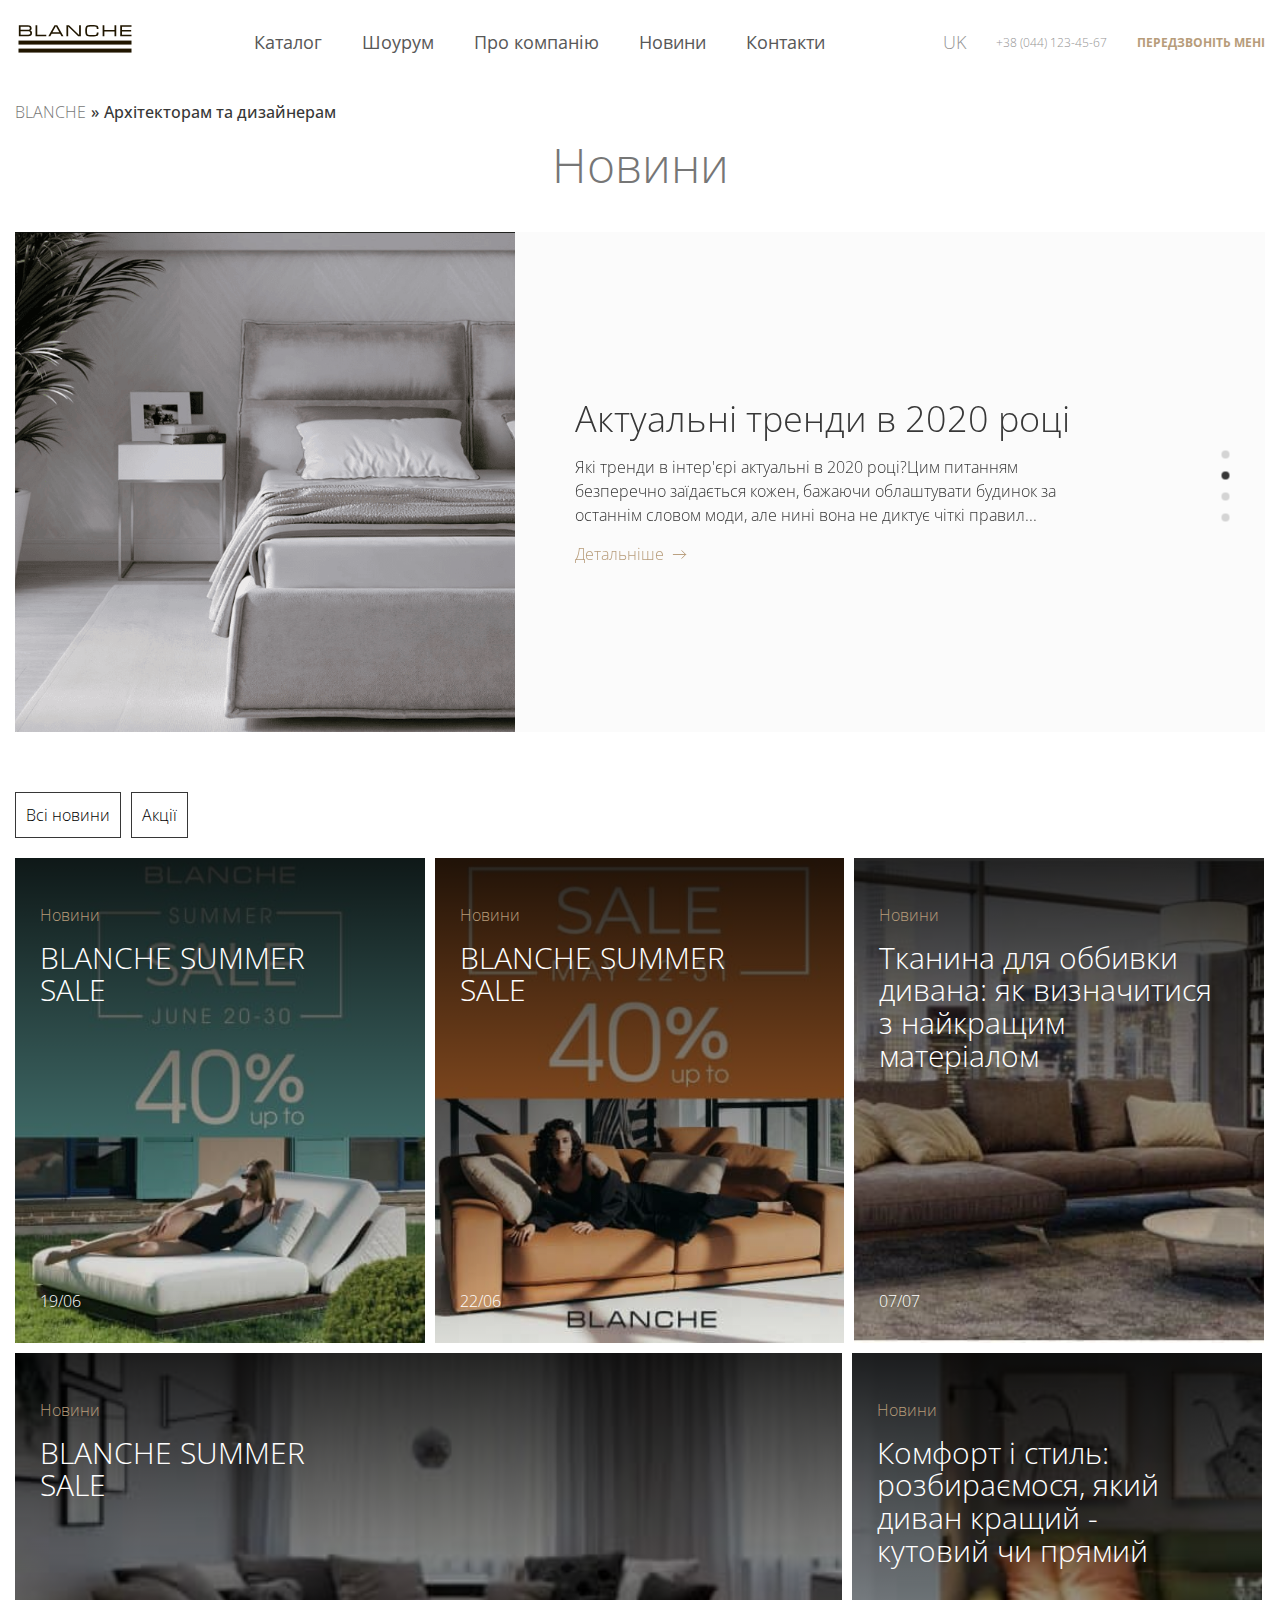
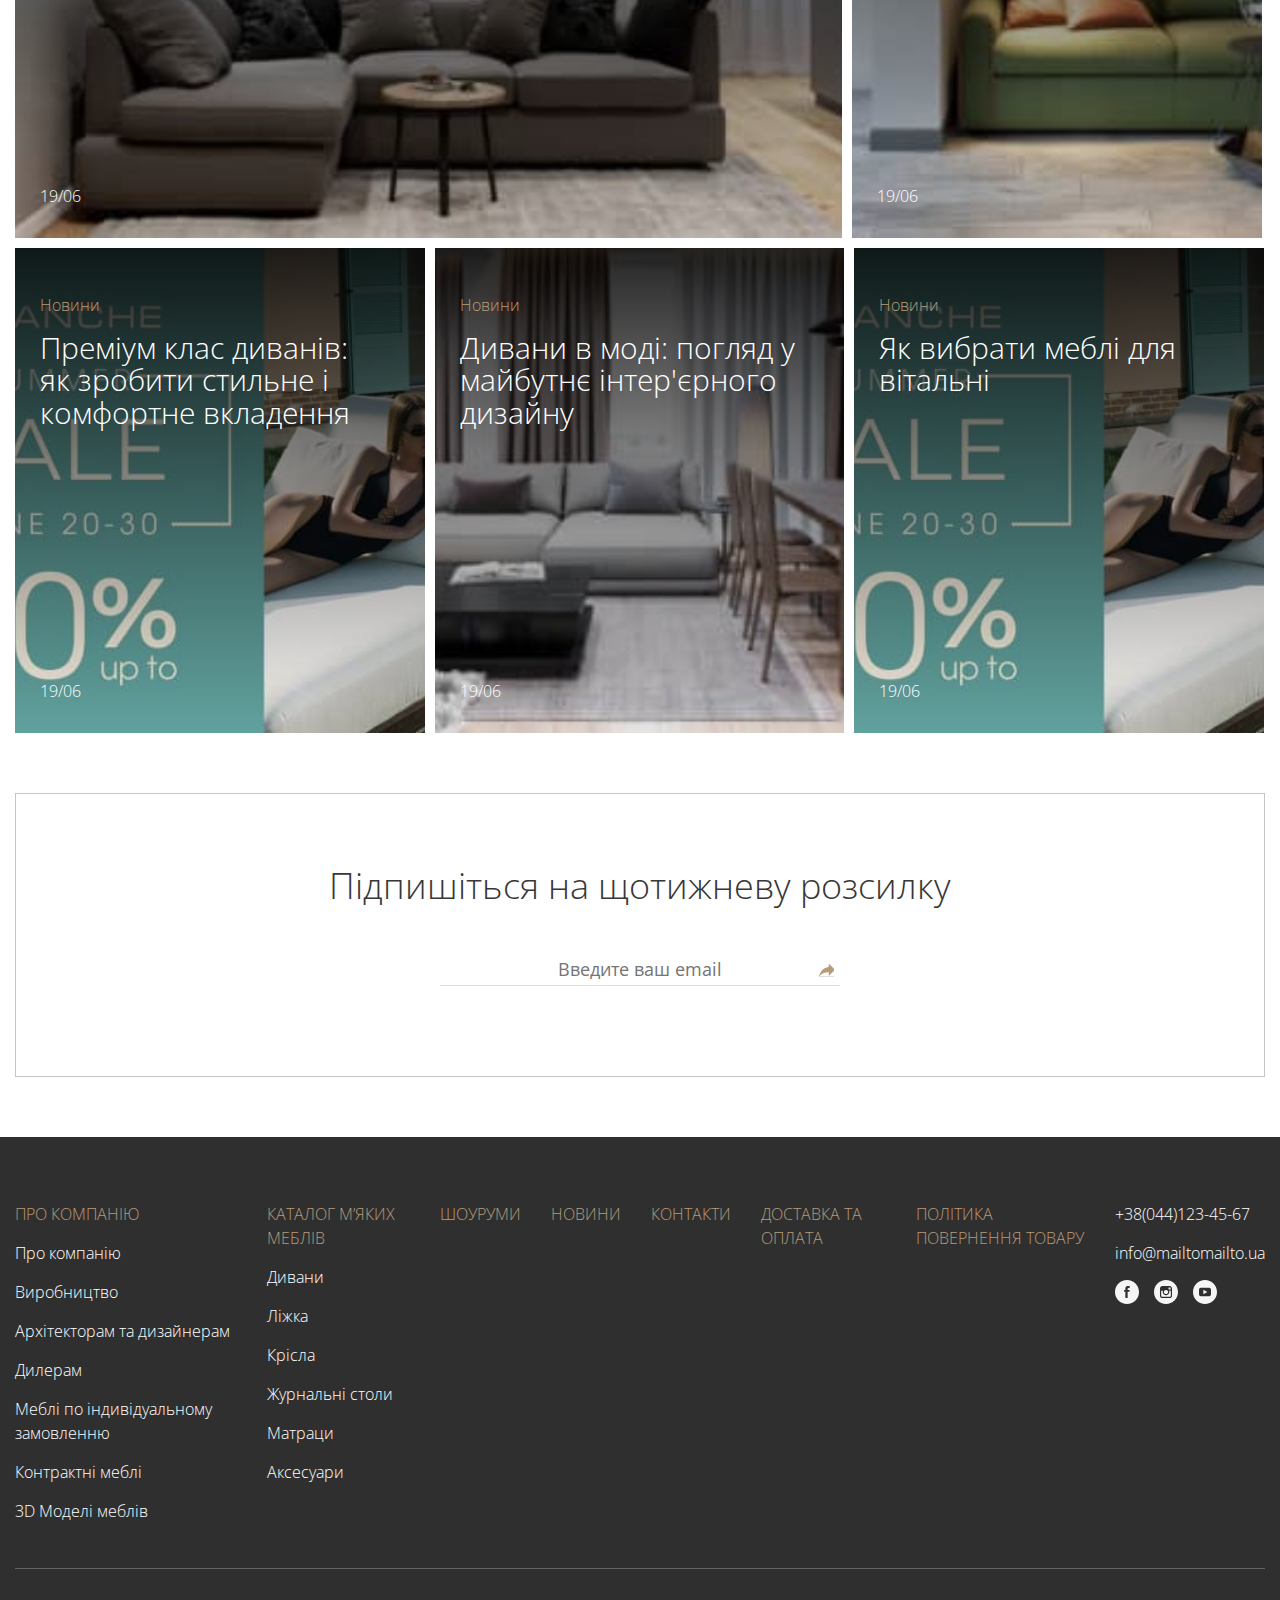
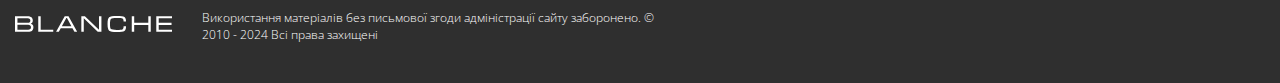
<file: news.html>
<!DOCTYPE html>
<html lang="en">
<head>
	<meta charset="UTF-8">
	<meta name="viewport" content="width=device-width, initial-scale=1.0">
	<link rel="stylesheet" href="./assets/style/swiper-bundle.min.css">
	<link rel="stylesheet" href="./assets/style/style.css">
	<title>News</title>
</head>
<body>
	<header class="header">
		<div class="container">
			<div class="header__container">
				<a href="./index.html" class="logo">
					<svg id="logo" viewBox="0 0 113 30" class="svg-icon logo__img" width="120" height="30" fill="#201600">
						<path d="M11.7901 5.49491C12.2681 5.64262 12.6858 5.92832 12.9849 6.31219C13.3693 6.82726 13.5636 7.44865 13.5374 8.07954C13.5374 9.17978 13.219 10.0002 12.5822 10.5409C11.9454 11.0815 11.0146 11.3508 9.78975 11.3487H0.337402V0.145437H9.37704C10.5819 0.145437 11.5071 0.418918 12.1528 0.965879C12.7985 1.51284 13.1197 2.30008 13.1164 3.32761C13.1164 4.45631 12.6726 5.17874 11.7851 5.49491H11.7901ZM2.09308 9.84372H9.77477C10.4404 9.84372 10.9397 9.68564 11.2725 9.36948C11.4439 9.2028 11.5777 9.00471 11.6658 8.78728C11.754 8.56985 11.7945 8.33764 11.7851 8.10483C11.7942 7.87164 11.753 7.63916 11.6639 7.42167C11.5749 7.20418 11.44 7.00629 11.2675 6.84018C10.923 6.51137 10.4221 6.34855 9.76978 6.34855H2.09308V9.84372ZM10.9447 2.14675C10.6118 1.81478 10.0849 1.64932 9.36373 1.65037H2.09308V4.84045H9.36373C10.1076 4.84045 10.6285 4.71715 10.9197 4.47054C11.2109 4.22393 11.359 3.83822 11.359 3.32761C11.359 2.81701 11.2209 2.41865 10.9447 2.14675ZM17.0205 11.3487V0.145437H18.7795V9.84372H27.7958V11.3487H17.0205ZM42.9695 11.3487L41.5749 8.86362H33.1743L31.7898 11.3487H29.8161L36.0167 0.145437H38.7542L44.9515 11.3487H42.9695ZM37.6143 1.48755H37.1666L33.9665 7.35868H40.8194L37.6143 1.48755ZM59.7075 11.3487L49.6843 1.61875V11.3487H47.932V0.145437H50.4948L60.6011 9.95912V0.145437H62.3601V11.3487H59.7075ZM77.4955 1.86378C76.9796 1.62455 75.6195 1.50494 73.415 1.50494C71.0464 1.50494 69.6363 1.69832 69.1848 2.08509C68.7332 2.47187 68.5069 3.69858 68.5058 5.76523C68.5058 7.80658 68.7355 9.02433 69.1948 9.41848C69.6541 9.81263 71.0608 10.0092 73.415 10.0081C75.6062 10.0081 76.943 9.89431 77.4256 9.66667C77.9865 9.39319 78.271 8.65653 78.271 7.45353H80.025C80.025 9.23353 79.6367 10.3549 78.8601 10.8175C78.0863 11.2775 76.2691 11.5131 73.4117 11.5131C70.5061 11.5131 68.6694 11.1853 67.9017 10.5298C67.134 9.87428 66.749 8.2882 66.7468 5.77155C66.7468 3.24225 67.1285 1.64774 67.8917 0.98801C68.655 0.328285 70.4961 -0.00105135 73.415 2.52123e-06C76.2851 2.52123e-06 78.104 0.226059 78.8718 0.678171C79.6395 1.13028 80.0239 2.25003 80.025 4.0374H78.271C78.271 2.84125 78.0125 2.11882 77.4955 1.8701V1.86378ZM96.0042 11.3487V6.40862H85.8745V11.3487H84.1222V0.145437H85.8745V4.90052H95.9975V0.145437H97.7548V11.3487H96.0042ZM113 9.84372V11.3487H101.722V0.145437H113V1.65037H103.476V4.92107H112.667V6.42601H103.476V9.84372H113Z"></path>
						<rect y="15.5764" width="113" height="4"></rect>
						<rect y="23.5764" width="113" height="4"></rect>
					</svg>
				</a>
				<nav class="menu">
					<ul>
						<li>
							<a href="./catalog.html">Каталог</a>
							<ul class="sub-menu">
								<li><a href="#">Дивани</a></li>
								<li><a href="#">Ліжка</a></li>
								<li><a href="#">Крісла</a></li>
								<li><a href="#">Журнальні столи</a></li>
								<li><a href="#">Матраци</a></li>
								<li><a href="#">Шезлонги</a></li>
								<li><a href="#">Дровниці</a></li>
								<li><a href="#">Пуфи</a></li>
								<li><a href="#">3D Моделі меблів</a></li>
							</ul>
						</li>
						<li>
							<a href="#">Шоурум</a>
						</li>
						<li>
							<a href="#">Про компанію</a>
							<ul class="sub-menu">
								<li>
									<a href="#" >Про компанію</a> 
								</li>
								<li>
									<a href="#" >Виробництво</a> 
								</li>
								<li>
									<a href="#" >Архітекторам та дизайнерам</a> 
								</li>
								<li>
									<a href="#" >Дилерам</a> 
								</li>
								<li>
									<a href="#" >Меблі по індивідуальному замовленню</a> 
								</li>
								<li>
									<a href="#" >Контрактні меблі</a> 
								</li>
								<li>
									<a href="#">3D Моделі меблів</a> 
								</li>
							</ul>
						</li>
						<li><a href="#">Новини</a></li>
						<li><a href="#">Контакти</a></li>
					</ul>
				</nav>
				<div class="header__info">
					<div class="header__lang">
						UK
					</div>
					<div class="header__call">
						<a href="tel:+380441234567" class="call">
							<span>+38 (044) 123-45-67</span>
							<svg version="1.1" xmlns="http://www.w3.org/2000/svg" xmlns:xlink="http://www.w3.org/1999/xlink" viewBox="0 0 16 16" width="22" height="22" style="fill: #969696;">
								<path d="M11 10c-1 1-1 2-2 2s-2-1-3-2-2-2-2-3 1-1 2-2-2-4-3-4-3 3-3 3c0 2 2.055 6.055 4 8s6 4 8 4c0 0 3-2 3-3s-3-4-4-3z"></path>
								</svg>
						</a>
						<button data-button="popup" class="header__popup">
							Передзвоніть мені
						</button>
					</div>
					<div class="burgerBtn">
						<span class="btn-menu-line btn-menu-line1"></span>
						<span class="btn-menu-line btn-menu-line2"></span>
						<span class="btn-menu-line btn-menu-line3"></span>
					  </div>
				</div>
			</div>
		</div>	
	</header>
	<main>
		<div class="breadcrumbs">
			<div class="container">
				<div class="breadcrumbs__container">
					<a href="./index.html">BLANCHE</a>
					<span>»</span>
					<span>Архітекторам та дизайнерам</span>
				</div>
			</div>
		</div>
		<section class="data mb-m">
			<div class="container">
				<div class="data__container">
					<h1>Новини</h1>
					<div class="data__slider-wrap">
						<div class="swiper dataSlider">
							<div class="swiper-wrapper data__slider-wrap">
							  <div class="swiper-slide data-slide">
								<a href="#" class="data-slide-img">
								<img src="./assets/images/data-img1.jpg" alt="">	
								</a>
								
								<div class="data-slide-descr">
									<h2>Ергономіка м'яких меблів</h2>
									<p> Складно уявити собі зону відпочинку без м'яких меблів. Якщо ви хочете відпочити після важкого робочого дня, ваша меблі повинні бути комфортною. Саме том...
                                    </p>
									<a href="#" class="arrow-after">Детальніше</a>
								</div>
							  </div>
							  <div class="swiper-slide data-slide">
								<a href="#" class="data-slide-img">
								<img src="./assets/images/data-img2.png" alt="">	
								</a>
								<div class="data-slide-descr">
									<h2>Актуальні тренди в 2020 році</h2>
									<p>  Які тренди в інтер'єрі актуальні в 2020 році?Цим питанням безперечно заїдається кожен, бажаючи облаштувати будинок за останнім словом моди, але нині вона не диктує чіткі правил...</p>
									<a href="#" class="arrow-after">Детальніше</a>
								</div>
							  </div>
							  <div class="swiper-slide data-slide">
								<a href="#" class="data-slide-img">
								<img src="./assets/images/data-img3.jpg" alt="">	
								</a>
								<div class="data-slide-descr">
									<h2>Які терміни експлуатації механізмів трансформації</h2>
									<p> Купуючи диван, не робіть головну помилку багатьох: чи не орієнтуйтеся тільки на його зовнішній вигляд! Безумовно, це важливо, адже диван - центр і головна складова більшості приміщ...</p>
									<a href="#" class="arrow-after">Детальніше</a>
								</div>
							  </div>
							  <div class="swiper-slide data-slide">
								<a href="#" class="data-slide-img">
								<img src="./assets/images/data-img4.jpg" alt="">	
								</a>
								<div class="data-slide-descr">
									<h2>Фабрика BLANCHE: м'які меблі нового рівня в Україні</h2>
									<p> фабрика BLANCHE Це більше 6000 м2 високотехнологічного виробництва.М'які меблі BLANCHE виробляють на сучасному європейському обладнанні Felder (Австрія), Moro, Nuova Coima (Італ...</p>
									<a href="#" class="arrow-after">Детальніше</a>
								</div>
							  </div>
							</div>
							
						  </div>
						  <div class="data-pagination swiper-pagination-vertical"></div>
					</div>
				</div>
			</div>
		</section>
		<section class="report mb-m">
			<div class="container">
				<div class="report__container">
					<div class="report__tabs">
						<button class="report__tab active">Всі новини</button>
						<button class="report__tab">Акції</button>
					</div>
					<div class="report__wrap">
						<a href="./single-news.html" class="report__item">
							<img src="./assets/images/news-img1.jpg" alt="sale">
							<div class="report__descr">
								<span class="report-min-title">Новини</span>
								<h3>BLANCHE SUMMER SALE</h3>
								<span class="report-date">19/06</span>
							</div>
						</a>
						<a href="./single-news.html" class="report__item">
							<img src="./assets/images/news-img2.jpg" alt="sale">
							<div class="report__descr">
								<span class="report-min-title">Новини</span>
								<h3>BLANCHE SUMMER SALE</h3>
								<span class="report-date">22/06</span>
							</div>
						</a>
						<a href="./single-news.html" class="report__item">
							<img src="./assets/images/news-img3.jpg" alt="sale">
							<div class="report__descr">
								<span class="report-min-title">Новини</span>
								<h3>Тканина для оббивки дивана: як визначитися з найкращим матеріалом</h3>
								<span class="report-date">07/07</span>
							</div>
						</a>
						<a href="./single-news.html" class="report__item">
							<img src="./assets/images/realize-img3.jpg" alt="sale">
							<div class="report__descr">
								<span class="report-min-title">Новини</span>
								<h3>BLANCHE SUMMER SALE</h3>
								<span class="report-date">19/06</span>
							</div>
						</a>
						<a href="./single-news.html" class="report__item">
							<img src="./assets/images/realize-img2.jpg" alt="sale">
							<div class="report__descr">
								<span class="report-min-title">Новини</span>
								<h3>Комфорт і стиль: розбираємося, який диван кращий - кутовий чи прямий</h3>
								<span class="report-date">19/06</span>
							</div>
						</a>
						<a href="./single-news.html" class="report__item">
							<img src="./assets/images/sale-img1.jpg">
							<div class="report__descr"> 
							<span class="report-min-title">Новини</span>
								<h3>Преміум клас диванів: як зробити стильне і комфортне вкладення</h3>
								<span class="report-date">19/06</span>
						</div>
						</a>
						<a href="./single-news.html" class="report__item">
							<img src="./assets/images/realize-img1.jpg" alt="sale">
							<div class="report__descr">
								<span class="report-min-title">Новини</span>
								<h3>Дивани в моді: погляд у майбутнє інтер'єрного дизайну</h3>
								<span class="report-date">19/06</span>
							</div>
						</a>
						<a href="./single-news.html" class="report__item">
							<img src="./assets/images/sale-img1.jpg" alt="sale">
							<div class="report__descr">
								<span class="report-min-title">Новини</span>
								<h3>Як вибрати меблі для вітальні</h3>
								<span class="report-date">19/06</span>
							</div>
						</a>
					</div>
					</div>
				</div>
			</div>
		</section>
		<section class="subscribe mb-m">
			<div class="container">
				<div class="subscribe__container">
					<h2>Підпишіться на щотижневу розсилку</h2>
					<form action="#" type="post">
						<div class="input-row">
						<input type="email" name="news-email" id="news-email" placeholder="Введите ваш email">	
						<input type="submit" value="">
					</div>
					</form>
				</div>
			</div>
		</section>
	</main>
	<footer class="footer">
		<div class="container">
			<div class="footer__container">
				<div class="footer__top">
					<ul class="footer__menu">
						<li>
							<a href="#">Про компанію</a>
							<ul class="sub-menu">
								<li>
									<a href="#" >Про компанію</a> 
								</li>
								<li>
									<a href="#" >Виробництво</a> 
								</li>
								<li>
									<a href="#" >Архітекторам та дизайнерам</a> 
								</li>
								<li>
									<a href="#" >Дилерам</a> 
								</li>
								<li>
									<a href="#" >Меблі по індивідуальному замовленню</a> 
								</li>
								<li>
									<a href="#" >Контрактні меблі</a> 
								</li>
								<li>
									<a href="#">3D Моделі меблів</a> 
								</li>
							</ul>
						</li>
						<li>
							<a href="#">КАТАЛОГ М’ЯКИХ МЕБЛІВ</a>
							<ul class="sub-menu">
								<li><a href="#">Дивани</a></li>
								<li><a href="#">Ліжка</a></li>
								<li><a href="#">Крісла</a></li>
								<li><a href="#">Журнальні столи</a></li>
								<li><a href="#">Матраци</a></li>
								<li><a href="#">Аксесуари</a></li>
							</ul>
						</li>
						<li>
							<a href="#">ШОУРУМИ</a>
						</li>
						<li>
							<a href="#">НОВИНИ</a>
						</li>
						<li>
							<a href="#">КОНТАКТИ</a>
						</li>
						<li>
							<a href="#">ДОСТАВКА ТА ОПЛАТА</a>
						</li>
						<li>
							<a href="#">ПОЛІТИКА ПОВЕРНЕННЯ ТОВАРУ</a>
						</li>
	
					</ul>
	
					<div class="footer__contact">
						<a href="tel:+380441234567">
							+38(044)123-45-67
						</a>
						<a href="mailto:info@blanche.ua">
							info@mailtomailto.ua
						</a>
						<div class="footer__social">
							<a href="#">
								<svg fill="#f5f5f5" height="200px" width="200px" version="1.1" id="Layer_1" xmlns="http://www.w3.org/2000/svg" xmlns:xlink="http://www.w3.org/1999/xlink" viewBox="-143 145 512 512" xml:space="preserve" stroke="#f5f5f5"><g id="SVGRepo_bgCarrier" stroke-width="0"></g><g id="SVGRepo_tracerCarrier" stroke-linecap="round" stroke-linejoin="round"></g><g id="SVGRepo_iconCarrier"> <path d="M113,145c-141.4,0-256,114.6-256,256s114.6,256,256,256s256-114.6,256-256S254.4,145,113,145z M169.5,357.6l-2.9,38.3h-39.3 v133H77.7v-133H51.2v-38.3h26.5v-25.7c0-11.3,0.3-28.8,8.5-39.7c8.7-11.5,20.6-19.3,41.1-19.3c33.4,0,47.4,4.8,47.4,4.8l-6.6,39.2 c0,0-11-3.2-21.3-3.2c-10.3,0-19.5,3.7-19.5,14v29.9H169.5z"></path> </g></svg>
							</a>
							<a href="#">
								<svg fill="#f5f5f5" height="200px" width="200px" version="1.1" id="Layer_1" xmlns="http://www.w3.org/2000/svg" xmlns:xlink="http://www.w3.org/1999/xlink" viewBox="-143 145 512 512" xml:space="preserve"><g id="SVGRepo_bgCarrier" stroke-width="0"></g><g id="SVGRepo_tracerCarrier" stroke-linecap="round" stroke-linejoin="round"></g><g id="SVGRepo_iconCarrier"> <g> <path d="M113,446c24.8,0,45.1-20.2,45.1-45.1c0-9.8-3.2-18.9-8.5-26.3c-8.2-11.3-21.5-18.8-36.5-18.8s-28.3,7.4-36.5,18.8 c-5.3,7.4-8.5,16.5-8.5,26.3C68,425.8,88.2,446,113,446z"></path> <polygon points="211.4,345.9 211.4,308.1 211.4,302.5 205.8,302.5 168,302.6 168.2,346 "></polygon> <path d="M183,401c0,38.6-31.4,70-70,70c-38.6,0-70-31.4-70-70c0-9.3,1.9-18.2,5.2-26.3H10v104.8C10,493,21,504,34.5,504h157 c13.5,0,24.5-11,24.5-24.5V374.7h-38.2C181.2,382.8,183,391.7,183,401z"></path> <path d="M113,145c-141.4,0-256,114.6-256,256s114.6,256,256,256s256-114.6,256-256S254.4,145,113,145z M241,374.7v104.8 c0,27.3-22.2,49.5-49.5,49.5h-157C7.2,529-15,506.8-15,479.5V374.7v-52.3c0-27.3,22.2-49.5,49.5-49.5h157 c27.3,0,49.5,22.2,49.5,49.5V374.7z"></path> </g> </g></svg>
							</a>
							<a href="#">
								<svg fill="#f5f5f5" height="200px" width="200px" version="1.1" id="Layer_1" xmlns="http://www.w3.org/2000/svg" xmlns:xlink="http://www.w3.org/1999/xlink" viewBox="-143 145 512 512" xml:space="preserve"><g id="SVGRepo_bgCarrier" stroke-width="0"></g><g id="SVGRepo_tracerCarrier" stroke-linecap="round" stroke-linejoin="round"></g><g id="SVGRepo_iconCarrier"> <g> <polygon points="78.9,450.3 162.7,401.1 78.9,351.9 "></polygon> <path d="M113,145c-141.4,0-256,114.6-256,256s114.6,256,256,256s256-114.6,256-256S254.4,145,113,145z M241,446.8L241,446.8 c0,44.1-44.1,44.1-44.1,44.1H29.1c-44.1,0-44.1-44.1-44.1-44.1v-91.5c0-44.1,44.1-44.1,44.1-44.1h167.8c44.1,0,44.1,44.1,44.1,44.1 V446.8z"></path> </g> </g></svg>
							</a>
						</div>
					</div>
				</div>
				<div class="footer__copy">
					<a href="#" class="logo">
						<svg width="157" height="16" viewBox="0 0 157 16" fill="none" xmlns="http://www.w3.org/2000/svg">
							<path d="M15.9597 7.63642C16.626 7.8417 17.208 8.23874 17.6248 8.77221C18.1605 9.48802 18.4312 10.3516 18.3947 11.2283C18.3947 12.7574 17.951 13.8976 17.0636 14.6489C16.1762 15.4002 14.8791 15.7745 13.1722 15.7715H0V0.202118H12.5971C14.2761 0.202118 15.5655 0.582181 16.4653 1.34231C17.3651 2.10243 17.8127 3.19649 17.808 4.62447C17.808 6.19305 17.1896 7.19704 15.9528 7.63642H15.9597ZM2.4466 13.6801H13.1514C14.079 13.6801 14.7747 13.4604 15.2385 13.021C15.4773 12.7894 15.6638 12.5141 15.7866 12.2119C15.9094 11.9097 15.966 11.587 15.9528 11.2635C15.9655 10.9394 15.908 10.6163 15.784 10.3141C15.66 10.0118 15.472 9.73683 15.2316 9.50597C14.7515 9.04902 14.0535 8.82274 13.1444 8.82274H2.4466V13.6801ZM14.7817 2.98339C14.3178 2.52204 13.5835 2.2921 12.5786 2.29356H2.4466V6.7269H12.5786C13.6152 6.7269 14.341 6.55554 14.7469 6.21283C15.1527 5.87011 15.3591 5.33407 15.3591 4.62447C15.3591 3.91487 15.1666 3.36125 14.7817 2.98339ZM23.2485 15.7715V0.202118H25.6998V13.6801H38.2644V15.7715H23.2485ZM59.4095 15.7715L57.4662 12.318H45.7596L43.8301 15.7715H41.0797L49.7205 0.202118H53.5354L62.1715 15.7715H59.4095ZM51.9468 2.06728H51.323L46.8635 10.2266H56.4133L51.9468 2.06728ZM82.7346 15.7715L68.7669 2.24963V15.7715H66.325V0.202118H69.8963L83.9799 13.8405V0.202118H86.4312V15.7715H82.7346ZM107.523 2.59014C106.804 2.25768 104.909 2.09145 101.837 2.09145C98.5359 2.09145 96.5708 2.3602 95.9416 2.89771C95.3124 3.43522 94.997 5.14001 94.9954 8.01208C94.9954 10.849 95.3155 12.5414 95.9555 13.0891C96.5956 13.6369 98.556 13.91 101.837 13.9086C104.89 13.9086 106.753 13.7504 107.426 13.434C108.207 13.054 108.604 12.0302 108.604 10.3584H111.048C111.048 12.8321 110.507 14.3904 109.425 15.0334C108.346 15.6727 105.814 16 101.832 16C97.7829 16 95.2235 15.5445 94.1536 14.6335C93.0838 13.7226 92.5473 11.5183 92.5442 8.02087C92.5442 4.50584 93.076 2.2899 94.1397 1.37306C95.2034 0.456226 97.769 -0.00146109 101.837 3.50382e-06C105.836 3.50382e-06 108.371 0.31416 109.441 0.942472C110.511 1.57078 111.046 3.12692 111.048 5.61088H108.604C108.604 3.94856 108.243 2.94458 107.523 2.59893V2.59014ZM133.315 15.7715V8.90622H119.199V15.7715H116.757V0.202118H119.199V6.81038H133.306V0.202118H135.755V15.7715H133.315ZM157 13.6801V15.7715H141.284V0.202118H157V2.29356H143.728V6.83894H156.536V8.93039H143.728V13.6801H157Z" fill="white"></path>
						</svg>
					</a>
					<p>
						Використання матеріалів без письмової згоди адміністрації сайту заборонено. © 2010 - 2024 Всі права захищені
					</p>
				</div>
			</div>
		</div>
	</footer>
	<script src="./assets/js/swiper.js"></script>
	<script src="./assets/js/script.js"></script>
	</body>
	</html>
</file>
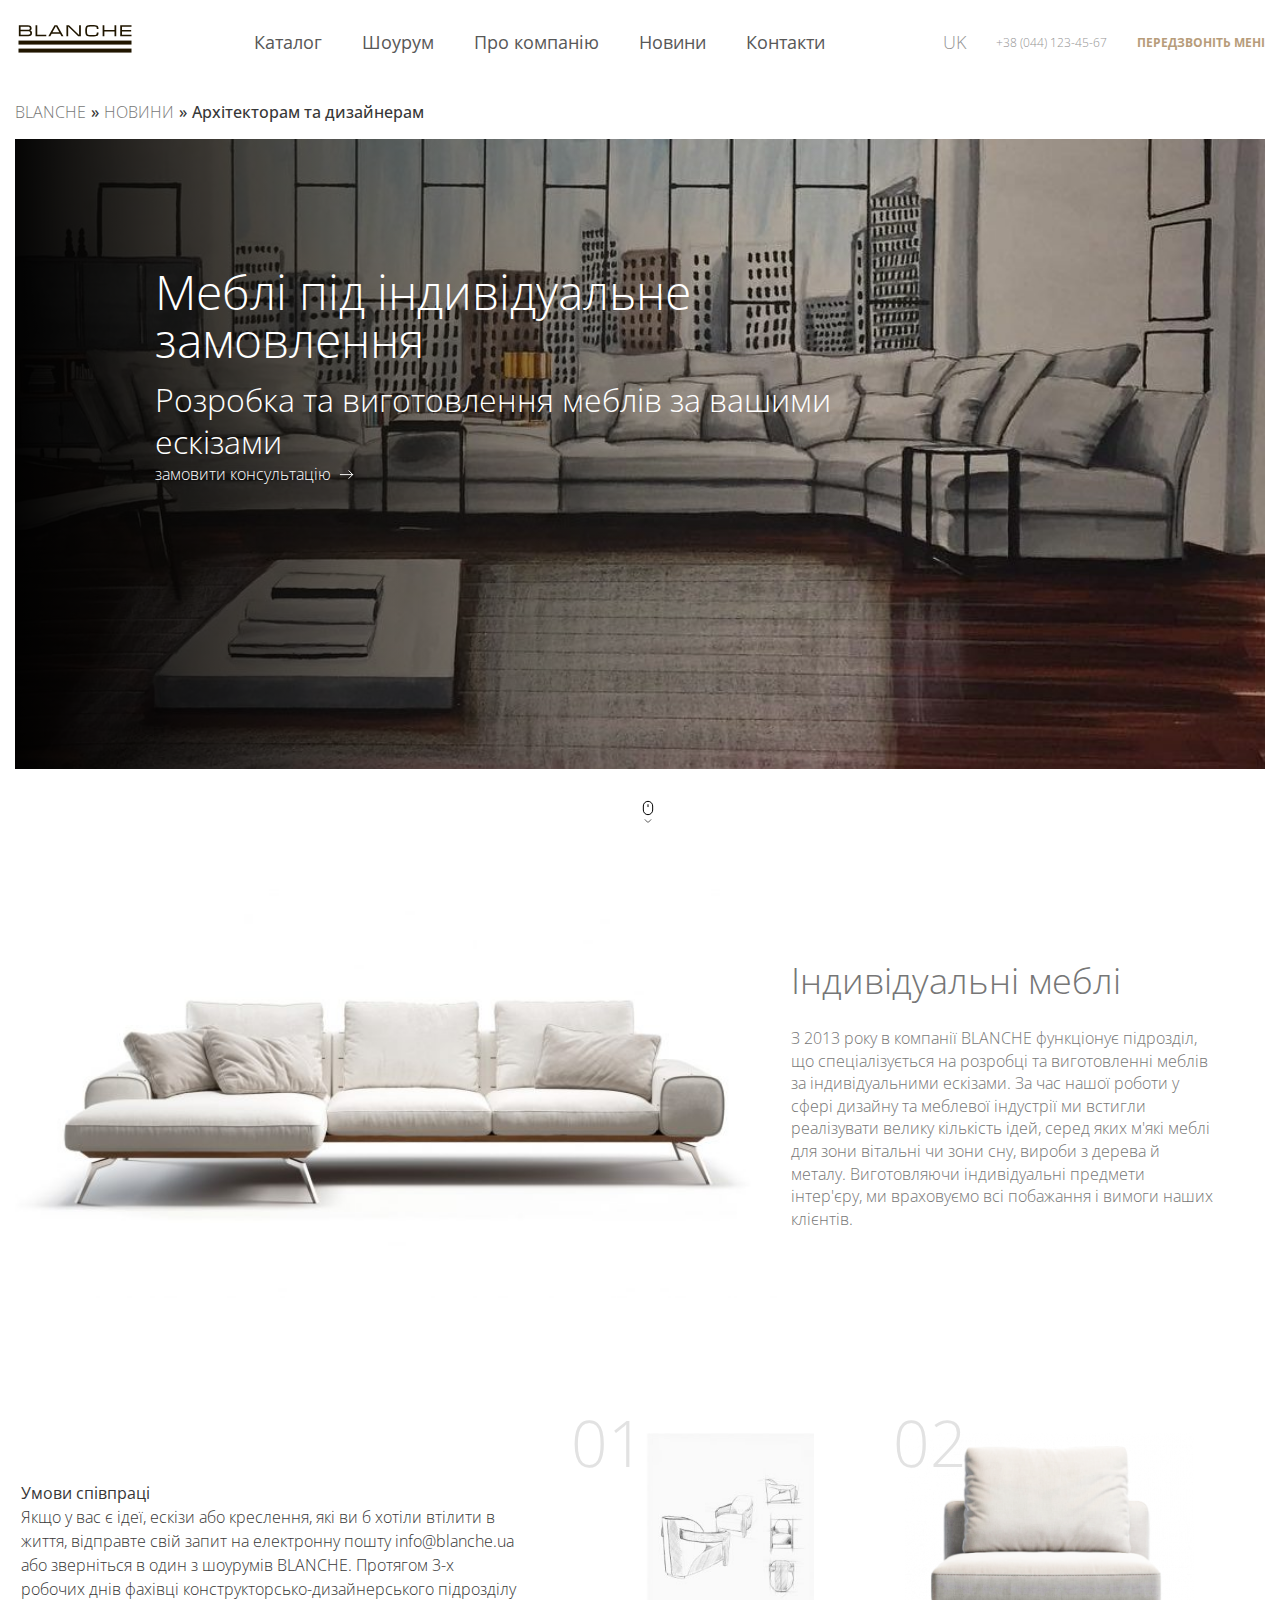
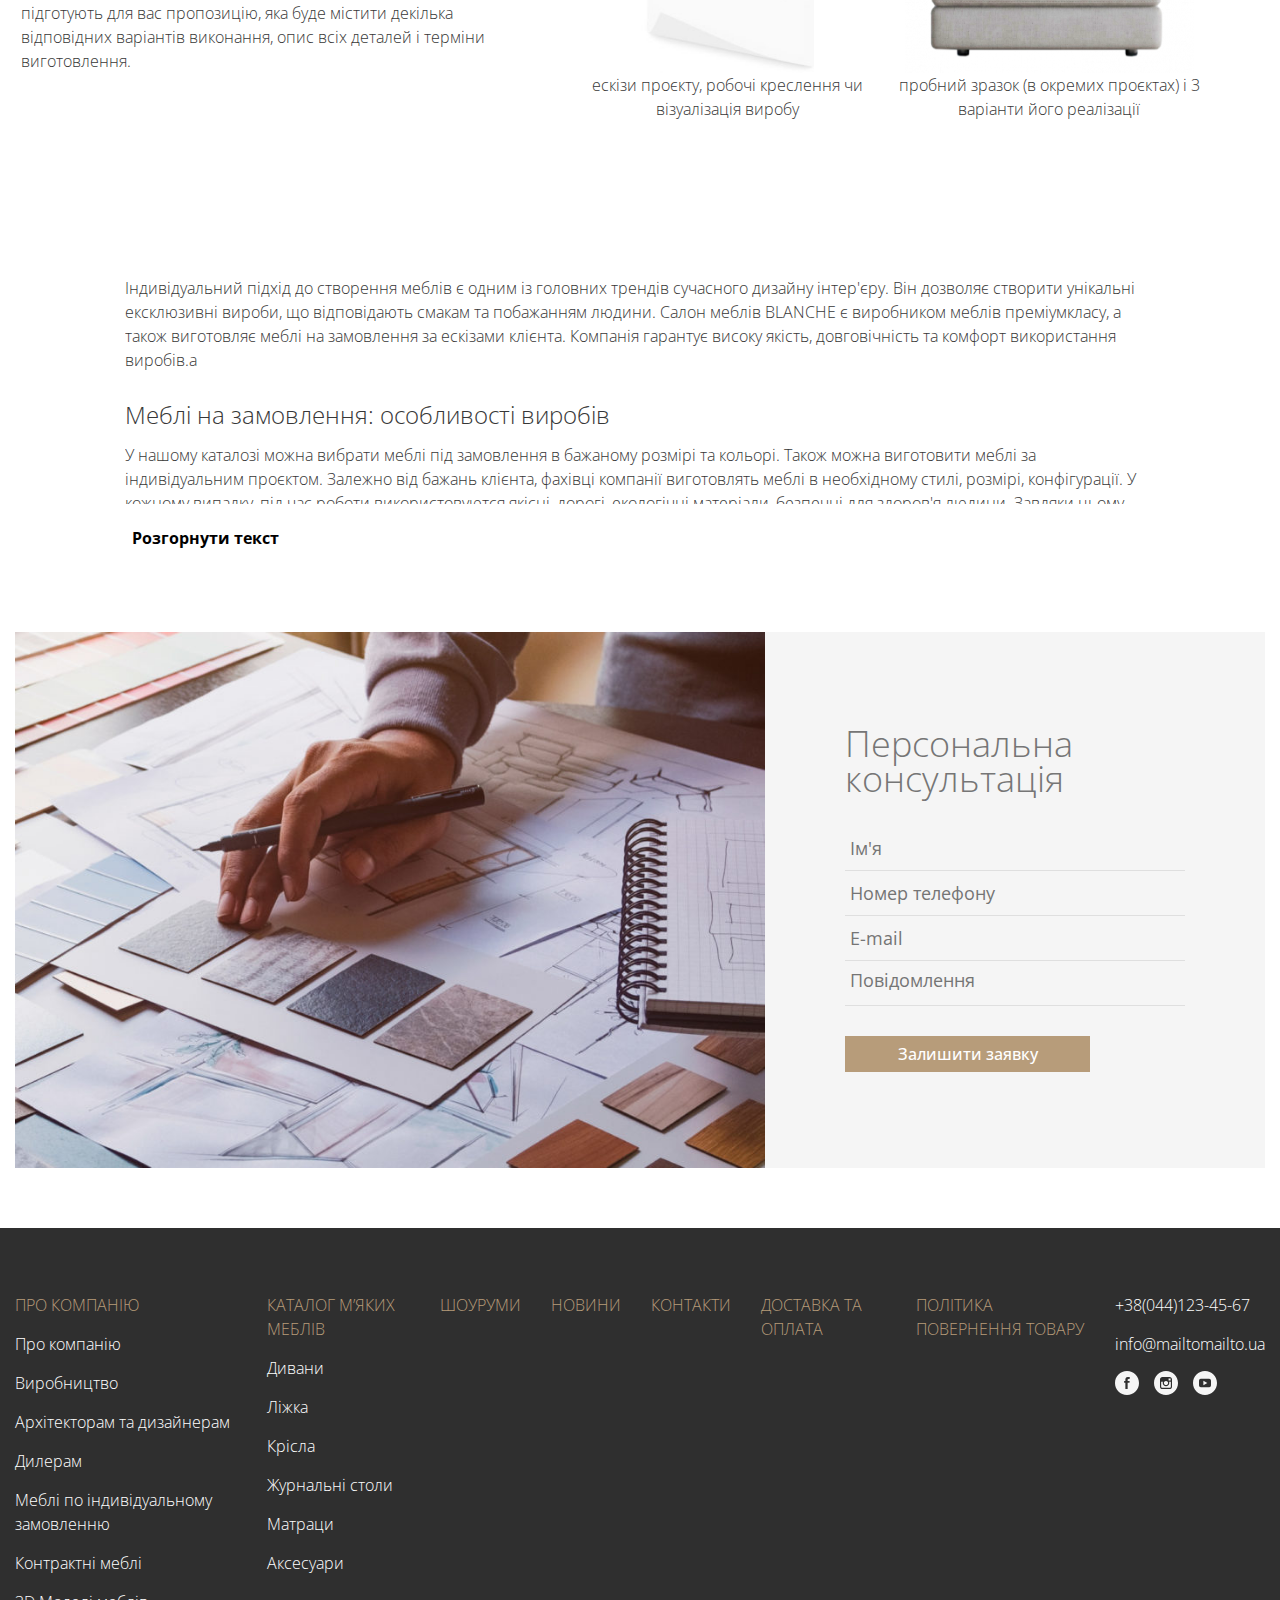
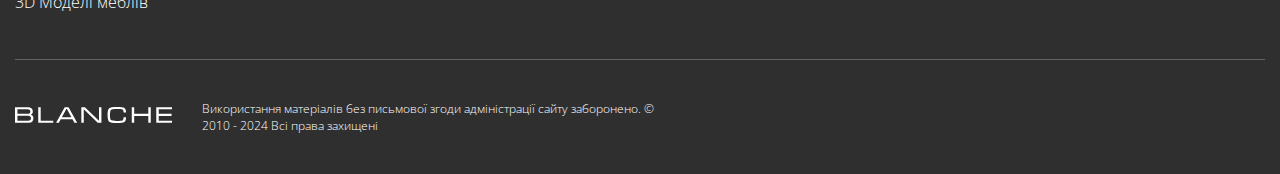
<file: page-order.html>
<!DOCTYPE html>
<html lang="en">
<head>
	<meta charset="UTF-8">
	<meta name="viewport" content="width=device-width, initial-scale=1.0">
	<link rel="stylesheet" href="./assets/style/swiper-bundle.min.css">
	<link rel="stylesheet" href="./assets/style/style.css">
	<title>Page order</title>
</head>
<body>
	<header class="header">
		<div class="container">
			<div class="header__container">
				<a href="./index.html" class="logo">
					<svg id="logo" viewBox="0 0 113 30" class="svg-icon logo__img" width="120" height="30" fill="#201600">
						<path d="M11.7901 5.49491C12.2681 5.64262 12.6858 5.92832 12.9849 6.31219C13.3693 6.82726 13.5636 7.44865 13.5374 8.07954C13.5374 9.17978 13.219 10.0002 12.5822 10.5409C11.9454 11.0815 11.0146 11.3508 9.78975 11.3487H0.337402V0.145437H9.37704C10.5819 0.145437 11.5071 0.418918 12.1528 0.965879C12.7985 1.51284 13.1197 2.30008 13.1164 3.32761C13.1164 4.45631 12.6726 5.17874 11.7851 5.49491H11.7901ZM2.09308 9.84372H9.77477C10.4404 9.84372 10.9397 9.68564 11.2725 9.36948C11.4439 9.2028 11.5777 9.00471 11.6658 8.78728C11.754 8.56985 11.7945 8.33764 11.7851 8.10483C11.7942 7.87164 11.753 7.63916 11.6639 7.42167C11.5749 7.20418 11.44 7.00629 11.2675 6.84018C10.923 6.51137 10.4221 6.34855 9.76978 6.34855H2.09308V9.84372ZM10.9447 2.14675C10.6118 1.81478 10.0849 1.64932 9.36373 1.65037H2.09308V4.84045H9.36373C10.1076 4.84045 10.6285 4.71715 10.9197 4.47054C11.2109 4.22393 11.359 3.83822 11.359 3.32761C11.359 2.81701 11.2209 2.41865 10.9447 2.14675ZM17.0205 11.3487V0.145437H18.7795V9.84372H27.7958V11.3487H17.0205ZM42.9695 11.3487L41.5749 8.86362H33.1743L31.7898 11.3487H29.8161L36.0167 0.145437H38.7542L44.9515 11.3487H42.9695ZM37.6143 1.48755H37.1666L33.9665 7.35868H40.8194L37.6143 1.48755ZM59.7075 11.3487L49.6843 1.61875V11.3487H47.932V0.145437H50.4948L60.6011 9.95912V0.145437H62.3601V11.3487H59.7075ZM77.4955 1.86378C76.9796 1.62455 75.6195 1.50494 73.415 1.50494C71.0464 1.50494 69.6363 1.69832 69.1848 2.08509C68.7332 2.47187 68.5069 3.69858 68.5058 5.76523C68.5058 7.80658 68.7355 9.02433 69.1948 9.41848C69.6541 9.81263 71.0608 10.0092 73.415 10.0081C75.6062 10.0081 76.943 9.89431 77.4256 9.66667C77.9865 9.39319 78.271 8.65653 78.271 7.45353H80.025C80.025 9.23353 79.6367 10.3549 78.8601 10.8175C78.0863 11.2775 76.2691 11.5131 73.4117 11.5131C70.5061 11.5131 68.6694 11.1853 67.9017 10.5298C67.134 9.87428 66.749 8.2882 66.7468 5.77155C66.7468 3.24225 67.1285 1.64774 67.8917 0.98801C68.655 0.328285 70.4961 -0.00105135 73.415 2.52123e-06C76.2851 2.52123e-06 78.104 0.226059 78.8718 0.678171C79.6395 1.13028 80.0239 2.25003 80.025 4.0374H78.271C78.271 2.84125 78.0125 2.11882 77.4955 1.8701V1.86378ZM96.0042 11.3487V6.40862H85.8745V11.3487H84.1222V0.145437H85.8745V4.90052H95.9975V0.145437H97.7548V11.3487H96.0042ZM113 9.84372V11.3487H101.722V0.145437H113V1.65037H103.476V4.92107H112.667V6.42601H103.476V9.84372H113Z"></path>
						<rect y="15.5764" width="113" height="4"></rect>
						<rect y="23.5764" width="113" height="4"></rect>
					</svg>
				</a>
				<nav class="menu">
					<ul>
						<li>
							<a href="./catalog.html">Каталог</a>
							<ul class="sub-menu">
								<li><a href="./category.html">Дивани</a></li>
								<li><a href="#">Ліжка</a></li>
								<li><a href="#">Крісла</a></li>
								<li><a href="#">Журнальні столи</a></li>
								<li><a href="#">Матраци</a></li>
								<li><a href="#">Шезлонги</a></li>
								<li><a href="#">Дровниці</a></li>
								<li><a href="#">Пуфи</a></li>
								<li><a href="#">3D Моделі меблів</a></li>
							</ul>
						</li>
						<li>
							<a href="#">Шоурум</a>
						</li>
						<li>
							<a href="./about.html">Про компанію</a>
							<ul class="sub-menu">
								<li>
									<a href="./about.html" >Про компанію</a> 
								</li>
								<li>
									<a href="./production.html" >Виробництво</a> 
								</li>
								<li>
									<a href="./design.html" >Архітекторам та дизайнерам</a> 
								</li>
								<li>
									<a href="./dealers.html" >Дилерам</a> 
								</li>
								<li>
									<a href="./page-order.html" >Меблі по індивідуальному замовленню</a> 
								</li>
								<li>
									<a href="./page-order.html" >Контрактні меблі</a> 
								</li>
								
							</ul>
						</li>
						<li><a href="./news.html">Новини</a></li>
						<li><a href="./contact.html">Контакти</a></li>
					</ul>
				</nav>
				<div class="header__info">
					<div class="header__lang">
						UK
					</div>
					<div class="header__call">
						<a href="tel:+380441234567" class="call">
							<span>+38 (044) 123-45-67</span>
							<svg version="1.1" xmlns="http://www.w3.org/2000/svg" xmlns:xlink="http://www.w3.org/1999/xlink" viewBox="0 0 16 16" width="22" height="22" style="fill: #969696;">
								<path d="M11 10c-1 1-1 2-2 2s-2-1-3-2-2-2-2-3 1-1 2-2-2-4-3-4-3 3-3 3c0 2 2.055 6.055 4 8s6 4 8 4c0 0 3-2 3-3s-3-4-4-3z"></path>
								</svg>
						</a>
						<button data-button="popup" class="header__popup">
							Передзвоніть мені
						</button>
					</div>
					<div class="burgerBtn">
						<span class="btn-menu-line btn-menu-line1"></span>
						<span class="btn-menu-line btn-menu-line2"></span>
						<span class="btn-menu-line btn-menu-line3"></span>
					  </div>
				</div>
			</div>
		</div>	
	</header>
	<main>
		<div class="breadcrumbs">
			<div class="container">
				<div class="breadcrumbs__container">
					<a href="./index.html">BLANCHE</a>
					<span>»</span>
					<a href="news.html">Новини</a>
					<span>»</span>
					<span>Архітекторам та дизайнерам</span>
				</div>
			</div>
		</div>
		<section class="heading mb-m">
			<div class="container">
				<div class="heading__container">					
					<div class="heading__content">
						<h1 class="small-title">Меблі під індивідуальне замовлення</h1>
						<p class="hugh-paragraph">Розробка та виготовлення меблів за вашими ескізами</p>
					<a href="./contact.html" class="arrow-after">замовити консультацію</a>
					</div>
					<div class="heading__img ">
						<img src="./assets/images/order-img.jpg" alt="Дизайнерам інтер'єрів та архітекторам">
					</div>
					<a href="#idea" class="mouse">
						<svg viewBox="0 0 24 24" fill="none" xmlns="http://www.w3.org/2000/svg"><g id="SVGRepo_bgCarrier" stroke-width="0"></g><g id="SVGRepo_tracerCarrier" stroke-linecap="round" stroke-linejoin="round"></g><g id="SVGRepo_iconCarrier"> <g id="style=linear"> <g id="mouse"> <path id="vector" d="M5 9C5 5.13401 8.13401 2 12 2C15.866 2 19 5.13401 19 9V15C19 18.866 15.866 22 12 22C8.13401 22 5 18.866 5 15V9Z" stroke="#000000" stroke-width="1.5"></path> <path id="vector_2" d="M12 7V10" stroke="#000000" stroke-width="1.5" stroke-linecap="round"></path> </g> </g> </g></svg>
					</a>
			</div>
		</section>
<section class="individ mb-m">
	<div class="container individ__container">
		<div class="matter__text-row row-reverse">
			<div class="matter__text animation-row_description">
				<h2>Індивідуальні меблі</h2>
				<p>З 2013 року в компанії BLANCHE функціонує підрозділ, що спеціалізується на розробці та виготовленні меблів за індивідуальними ескізами. За час нашої роботи у сфері дизайну та меблевої індустрії ми встигли реалізувати велику кількість ідей, серед яких м'які меблі для зони вітальні чи зони сну, вироби з дерева й металу. Виготовляючи індивідуальні предмети інтер'єру, ми враховуємо всі побажання і вимоги наших клієнтів.</p>
			</div>
			<div class="matter__image animation-row_image">
				<img src="./assets/images/order-img2.jpg" alt="ДИван">
			</div>
		</div>
		
	</div>
</section>
<section class="connect mb-m">
	<div class="container">
		<div class="connect__container">
			<div class="idea__row row">
				<div class="idea__descr">
					<h2>Умови співпраці</h2>
					<p>
						Якщо у вас є ідеї, ескізи або креслення, які ви б хотіли втілити в життя, відправте свій запит на електронну пошту
						<a href="mailto:info@blanche.ua">info@blanche.ua</a>
				  або зверніться в один з шоурумів BLANCHE. Протягом 3-х робочих днів фахівці конструкторсько-дизайнерського підрозділу підготують для вас пропозицію, яка буде містити декілька відповідних варіантів виконання, опис всіх деталей і терміни виготовлення.
					</p>
				</div>
				<div class="idea__img">
					<div class="card">
						<div class="card-count">01</div>
						<div class="card-img">
							<img src="./assets/images/Card-img1.jpg" alt="design">
						</div>
						<div class="card-text">
							ескізи проєкту, робочі креслення чи візуалізація виробу
						</div>
					</div>
					<div class="card">
						<div class="card-count">02</div>
						<div class="card-img">
							<img src="./assets/images/card-img2.png" alt="design">
						</div>
						<div class="card-text">
							пробний зразок (в окремих проєктах) і 3 варіанти його реалізації
						</div>
					</div>
				</div>
			</div>
		</div>
	</div>
</section>
<section class="manufacture mb-m">
	<div class="container-small">
		<div class="manufacture-wrap" id="manufacture">
		<div class="manufacture__container" >
			<p>Індивідуальний підхід до створення меблів є одним із головних трендів сучасного дизайну інтер'єру. Він дозволяє створити унікальні ексклюзивні вироби, що відповідають смакам та побажанням людини. Салон меблів BLANCHE є виробником меблів преміумкласу, а також виготовляє меблі на замовлення за ескізами клієнта. Компанія гарантує високу якість, довговічність та комфорт використання виробів.a</p>
			<h2>Меблі на замовлення: особливості виробів</h2>
			<p>У нашому каталозі можна вибрати меблі під замовлення в бажаному розмірі та кольорі. Також можна виготовити меблі за індивідуальним проєктом. Залежно від бажань клієнта, фахівці компанії виготовлять меблі в необхідному стилі, розмірі, конфігурації. У кожному випадку, під час роботи використовуются якісні, дорогі, екологічні матеріали, безпечні для здоров'я людини. Завдяки цьому покупці отримують ексклюзивні, дизайнерські меблі, які прослужать багато років.</p>
		<h2>Меблі під замовлення: що пропонує виробник</h2>
		<p>Компанія BLANCHE виробляє широкий асортимент меблів, включаючи м'які меблі:</p>
	<ul>
		<li>дивани;</li>
		<li>крісла;</li>
		<li>шезлонги;</li>
		<li>пуфи;</li>
		<li>матраци;</li>
		<li>журнальні столики.</li>
	</ul>
	<p>Ми пропонуємо та реалізуємо послуги з виготовлення меблів на замовлення за індивідуальним дизайном. Меблі BLANCHE — це вироби класу люкс, при її створенні використовуються сучасні матеріали:</p>
	<ul>
		<li>дерево;</li>
		<li>метал;</li>
		<li>скло;</li>
		<li>штучна та натуральна шкіра;</li>
		<li>якісний текстиль у різних кольорах та текстурах.</li>
	</ul>
	<p>Вироби від компанії BLANCHE — це чудове поєднання стилю, комфорту та функціональності. Елегантні меблі стануть головним акцентом інтер'єру в будинку чи офісному приміщенні. М'які меблі на замовлення можуть бути виконані в різних стилях:</p>
	<ul>
		<li>класичному;  </li>
		<li>сучасному;</li>
		<li>італійською.</li>
	</ul>
	<p>Бажаючи виготовити меблі за власними ескізами, фахівці компанії створять кошторис з описом можливих варіантів реалізації, підготують пробні зразки. При цьому за клієнтами залишається право вибору бажаного стилю, кольорової гами, функціональних елементів: вбудованих ящиків та відсіків, полиць та іншого. Меблі на замовлення в Києві виконуються в необхідних розмірах. Завдяки цьому клієнти зможуть ефективно використовувати вільний простір, що є актуальним для нестандартних та невеликих приміщень.</p>
<h2>Меблі на замовлення: ціна</h2>
<p>Вартість виготовлення меблів на замовлення залежить від багатьох факторів:</p>
<ul>
	<li>розмірів;</li>
	<li>використовуваних матеріалів;</li>
	<li>складності конструкції та дизайну; </li>
	<li>наявність функціональних елементів.</li>
</ul>
<p>Виготовлені на замовлення елітні м'які меблі від виробника не можуть коштувати дешево, проте натомість ви отримуєте унікальні вироби, які ідеально розмістяться у просторі та прослужать довгі роки. Детальну інформацію можна отримати у менеджерів компанії. Для цього достатньо скористатися формою зворотного зв'язку: вказавши номер телефону на офіційному сайті компанії, менеджер зв'яжеться з Вами, відповість на запитання, що цікавлять, допоможе зробити вибір.</p>
<h2>Як замовити меблі</h2>
<p>Бажаючи мати дизайнерські меблі преміумкласу, достатньо виконати ряд простих дій:</p>
<ul>
	<li>відвідати офіційний сайт компанії;</li>
	<li>відкрити розділ "меблі за індивідуальним замовленням"; </li>
	<li>скористатися формою "замовити послугу".</li>			
</ul>
<p>Маючи ескізи або креслення, які ви мрієте продати, можна скористатися електронною поштою info@blanche.ua. Надіславши креслення на розгляд, наші фахівці зв'яжуться з Вами для обговорення деталей замовлення. Також наші клієнти можуть відвідати виробництво меблів. Для цього достатньо залишити заявку на сайті.</p>
<h2>Чому варто вибрати компанію BLANCHE</h2>
<p>Компанія BLANCHE пропонує якісні меблі, виконані в елітному дизайні з високоякісних матеріалів. Власне виробництво, сучасне європейське обладнання, багаторічний досвід та професійні майстри – фактори, що дозволяють створювати дизайнерські вироби з урахуванням побажань клієнта. У каталозі компанії представлений широкий асортимент меблів для будь-якого інтер'єру та стилю, включаючи м'які меблі, ліжка, шафи, столи та інші предмети. Меблі відрізняються стильним дизайном, зручні і комфортні. Меблі BLANCHE — це преміальна якість. При її виготовленні використовуються високоякісні, екологічні матеріали, що гарантує довговічність та надійність виробів, безпеку здоров'ю людини. Компанія забезпечує високий рівень обслуговування та гарантує якість своєї продукції. Тому вибір компанії BLANCHE — це надійне рішення для тих, хто шукає якісні та стильні меблі преміум класу.</p>
		</div>	
		</div>
		
	</div>
</section>
		<section class="form mb-m">
			<div class="container">
				<div class="form__wrapper row-reverse">
					<div class="form__container ">
						<h2>Персональна консультація</h2>
						<form action="" method="post" class="wpcf7-form" novalidate="novalidate">
							<div class="form__row">
									<input type="text" name="user_name" value=""  class=" form__field" aria-required="true" aria-invalid="false" placeholder="Ім'я">
							</div>
							<div class="form__row">
									<input type="tel" name="phone" value=""  class=" form__field " aria-required="true" aria-invalid="false" placeholder="Номер телефону">
								
								</div>
							<div class="form__row">
									<input type="email" name="email" value=""  class=" form__field" aria-invalid="false" placeholder="E-mail">
								</div>
							<div class="form__row">
									<textarea name="message"  class="form__field" aria-invalid="false" placeholder="Повідомлення"></textarea>
								</div>
								<input type="submit" value="Залишити заявку" class=" btn form__submit">
						</form>
					</div>
					<div class="form__img">
						<img src="./assets/images/dealers-contacts-bg-935x616.jpg" alt="Exelent interior">
					</div>
				</div>
			</div>
		</section>
	</main>
	<footer class="footer">
		<div class="container">
			<div class="footer__container">
				<div class="footer__top">
					<ul class="footer__menu">
						<li>
							<a href="#">Про компанію</a>
							<ul class="sub-menu">
								<li>
									<a href="#" >Про компанію</a> 
								</li>
								<li>
									<a href="#" >Виробництво</a> 
								</li>
								<li>
									<a href="#" >Архітекторам та дизайнерам</a> 
								</li>
								<li>
									<a href="#" >Дилерам</a> 
								</li>
								<li>
									<a href="#" >Меблі по індивідуальному замовленню</a> 
								</li>
								<li>
									<a href="#" >Контрактні меблі</a> 
								</li>
								<li>
									<a href="#">3D Моделі меблів</a> 
								</li>
							</ul>
						</li>
						<li>
							<a href="#">КАТАЛОГ М’ЯКИХ МЕБЛІВ</a>
							<ul class="sub-menu">
								<li><a href="#">Дивани</a></li>
								<li><a href="#">Ліжка</a></li>
								<li><a href="#">Крісла</a></li>
								<li><a href="#">Журнальні столи</a></li>
								<li><a href="#">Матраци</a></li>
								<li><a href="#">Аксесуари</a></li>
							</ul>
						</li>
						<li>
							<a href="#">ШОУРУМИ</a>
						</li>
						<li>
							<a href="#">НОВИНИ</a>
						</li>
						<li>
							<a href="#">КОНТАКТИ</a>
						</li>
						<li>
							<a href="#">ДОСТАВКА ТА ОПЛАТА</a>
						</li>
						<li>
							<a href="#">ПОЛІТИКА ПОВЕРНЕННЯ ТОВАРУ</a>
						</li>
	
					</ul>
	
					<div class="footer__contact">
						<a href="tel:+380441234567">
							+38(044)123-45-67
						</a>
						<a href="mailto:info@blanche.ua">
							info@mailtomailto.ua
						</a>
						<div class="footer__social">
							<a href="#">
								<svg fill="#f5f5f5" height="200px" width="200px" version="1.1" id="Layer_1" xmlns="http://www.w3.org/2000/svg" xmlns:xlink="http://www.w3.org/1999/xlink" viewBox="-143 145 512 512" xml:space="preserve" stroke="#f5f5f5"><g id="SVGRepo_bgCarrier" stroke-width="0"></g><g id="SVGRepo_tracerCarrier" stroke-linecap="round" stroke-linejoin="round"></g><g id="SVGRepo_iconCarrier"> <path d="M113,145c-141.4,0-256,114.6-256,256s114.6,256,256,256s256-114.6,256-256S254.4,145,113,145z M169.5,357.6l-2.9,38.3h-39.3 v133H77.7v-133H51.2v-38.3h26.5v-25.7c0-11.3,0.3-28.8,8.5-39.7c8.7-11.5,20.6-19.3,41.1-19.3c33.4,0,47.4,4.8,47.4,4.8l-6.6,39.2 c0,0-11-3.2-21.3-3.2c-10.3,0-19.5,3.7-19.5,14v29.9H169.5z"></path> </g></svg>
							</a>
							<a href="#">
								<svg fill="#f5f5f5" height="200px" width="200px" version="1.1" id="Layer_1" xmlns="http://www.w3.org/2000/svg" xmlns:xlink="http://www.w3.org/1999/xlink" viewBox="-143 145 512 512" xml:space="preserve"><g id="SVGRepo_bgCarrier" stroke-width="0"></g><g id="SVGRepo_tracerCarrier" stroke-linecap="round" stroke-linejoin="round"></g><g id="SVGRepo_iconCarrier"> <g> <path d="M113,446c24.8,0,45.1-20.2,45.1-45.1c0-9.8-3.2-18.9-8.5-26.3c-8.2-11.3-21.5-18.8-36.5-18.8s-28.3,7.4-36.5,18.8 c-5.3,7.4-8.5,16.5-8.5,26.3C68,425.8,88.2,446,113,446z"></path> <polygon points="211.4,345.9 211.4,308.1 211.4,302.5 205.8,302.5 168,302.6 168.2,346 "></polygon> <path d="M183,401c0,38.6-31.4,70-70,70c-38.6,0-70-31.4-70-70c0-9.3,1.9-18.2,5.2-26.3H10v104.8C10,493,21,504,34.5,504h157 c13.5,0,24.5-11,24.5-24.5V374.7h-38.2C181.2,382.8,183,391.7,183,401z"></path> <path d="M113,145c-141.4,0-256,114.6-256,256s114.6,256,256,256s256-114.6,256-256S254.4,145,113,145z M241,374.7v104.8 c0,27.3-22.2,49.5-49.5,49.5h-157C7.2,529-15,506.8-15,479.5V374.7v-52.3c0-27.3,22.2-49.5,49.5-49.5h157 c27.3,0,49.5,22.2,49.5,49.5V374.7z"></path> </g> </g></svg>
							</a>
							<a href="#">
								<svg fill="#f5f5f5" height="200px" width="200px" version="1.1" id="Layer_1" xmlns="http://www.w3.org/2000/svg" xmlns:xlink="http://www.w3.org/1999/xlink" viewBox="-143 145 512 512" xml:space="preserve"><g id="SVGRepo_bgCarrier" stroke-width="0"></g><g id="SVGRepo_tracerCarrier" stroke-linecap="round" stroke-linejoin="round"></g><g id="SVGRepo_iconCarrier"> <g> <polygon points="78.9,450.3 162.7,401.1 78.9,351.9 "></polygon> <path d="M113,145c-141.4,0-256,114.6-256,256s114.6,256,256,256s256-114.6,256-256S254.4,145,113,145z M241,446.8L241,446.8 c0,44.1-44.1,44.1-44.1,44.1H29.1c-44.1,0-44.1-44.1-44.1-44.1v-91.5c0-44.1,44.1-44.1,44.1-44.1h167.8c44.1,0,44.1,44.1,44.1,44.1 V446.8z"></path> </g> </g></svg>
							</a>
						</div>
					</div>
				</div>
				<div class="footer__copy">
					<a href="#" class="logo">
						<svg width="157" height="16" viewBox="0 0 157 16" fill="none" xmlns="http://www.w3.org/2000/svg">
							<path d="M15.9597 7.63642C16.626 7.8417 17.208 8.23874 17.6248 8.77221C18.1605 9.48802 18.4312 10.3516 18.3947 11.2283C18.3947 12.7574 17.951 13.8976 17.0636 14.6489C16.1762 15.4002 14.8791 15.7745 13.1722 15.7715H0V0.202118H12.5971C14.2761 0.202118 15.5655 0.582181 16.4653 1.34231C17.3651 2.10243 17.8127 3.19649 17.808 4.62447C17.808 6.19305 17.1896 7.19704 15.9528 7.63642H15.9597ZM2.4466 13.6801H13.1514C14.079 13.6801 14.7747 13.4604 15.2385 13.021C15.4773 12.7894 15.6638 12.5141 15.7866 12.2119C15.9094 11.9097 15.966 11.587 15.9528 11.2635C15.9655 10.9394 15.908 10.6163 15.784 10.3141C15.66 10.0118 15.472 9.73683 15.2316 9.50597C14.7515 9.04902 14.0535 8.82274 13.1444 8.82274H2.4466V13.6801ZM14.7817 2.98339C14.3178 2.52204 13.5835 2.2921 12.5786 2.29356H2.4466V6.7269H12.5786C13.6152 6.7269 14.341 6.55554 14.7469 6.21283C15.1527 5.87011 15.3591 5.33407 15.3591 4.62447C15.3591 3.91487 15.1666 3.36125 14.7817 2.98339ZM23.2485 15.7715V0.202118H25.6998V13.6801H38.2644V15.7715H23.2485ZM59.4095 15.7715L57.4662 12.318H45.7596L43.8301 15.7715H41.0797L49.7205 0.202118H53.5354L62.1715 15.7715H59.4095ZM51.9468 2.06728H51.323L46.8635 10.2266H56.4133L51.9468 2.06728ZM82.7346 15.7715L68.7669 2.24963V15.7715H66.325V0.202118H69.8963L83.9799 13.8405V0.202118H86.4312V15.7715H82.7346ZM107.523 2.59014C106.804 2.25768 104.909 2.09145 101.837 2.09145C98.5359 2.09145 96.5708 2.3602 95.9416 2.89771C95.3124 3.43522 94.997 5.14001 94.9954 8.01208C94.9954 10.849 95.3155 12.5414 95.9555 13.0891C96.5956 13.6369 98.556 13.91 101.837 13.9086C104.89 13.9086 106.753 13.7504 107.426 13.434C108.207 13.054 108.604 12.0302 108.604 10.3584H111.048C111.048 12.8321 110.507 14.3904 109.425 15.0334C108.346 15.6727 105.814 16 101.832 16C97.7829 16 95.2235 15.5445 94.1536 14.6335C93.0838 13.7226 92.5473 11.5183 92.5442 8.02087C92.5442 4.50584 93.076 2.2899 94.1397 1.37306C95.2034 0.456226 97.769 -0.00146109 101.837 3.50382e-06C105.836 3.50382e-06 108.371 0.31416 109.441 0.942472C110.511 1.57078 111.046 3.12692 111.048 5.61088H108.604C108.604 3.94856 108.243 2.94458 107.523 2.59893V2.59014ZM133.315 15.7715V8.90622H119.199V15.7715H116.757V0.202118H119.199V6.81038H133.306V0.202118H135.755V15.7715H133.315ZM157 13.6801V15.7715H141.284V0.202118H157V2.29356H143.728V6.83894H156.536V8.93039H143.728V13.6801H157Z" fill="white"></path>
						</svg>
					</a>
					<p>
						Використання матеріалів без письмової згоди адміністрації сайту заборонено. © 2010 - 2024 Всі права захищені
					</p>
				</div>
			</div>
		</div>
	</footer>
	<script src="./assets/js/swiper.js"></script>
	<script src="./assets/js/script.js"></script>
	</body>
	</html>
</file>
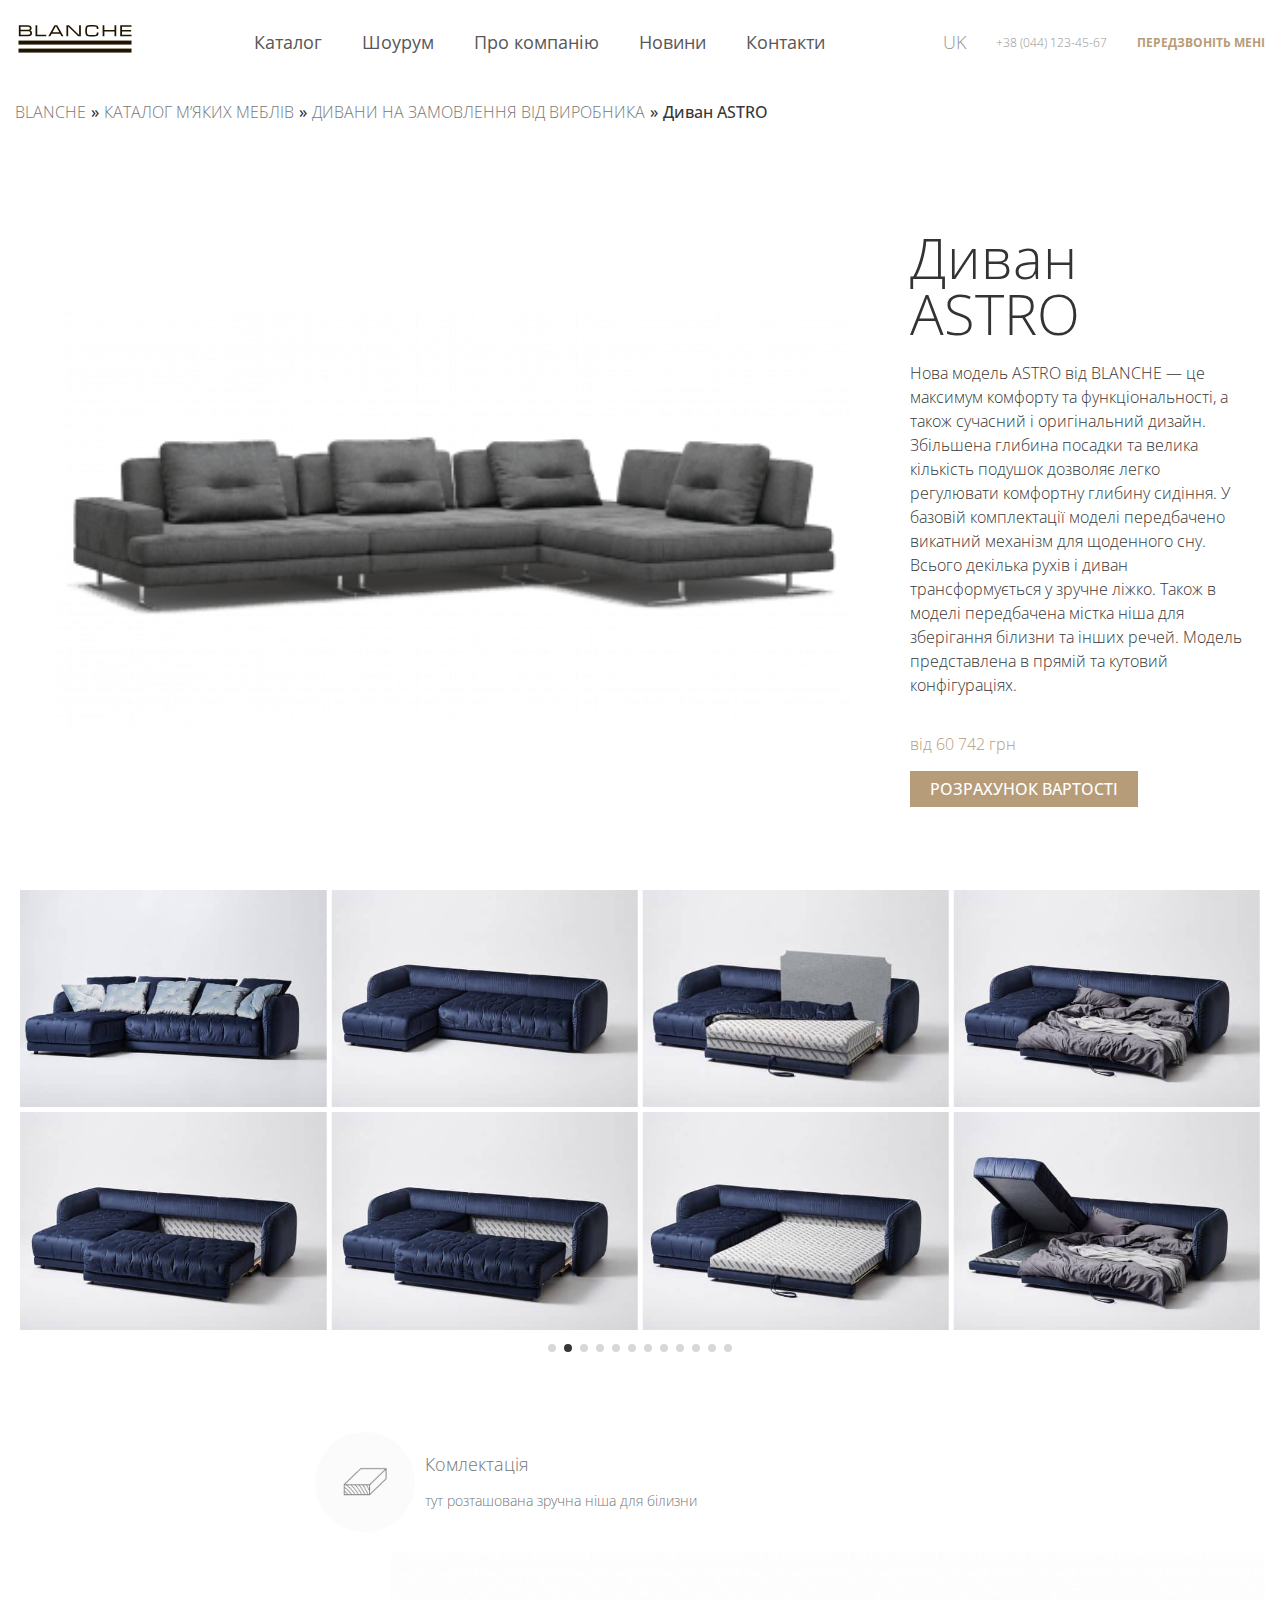
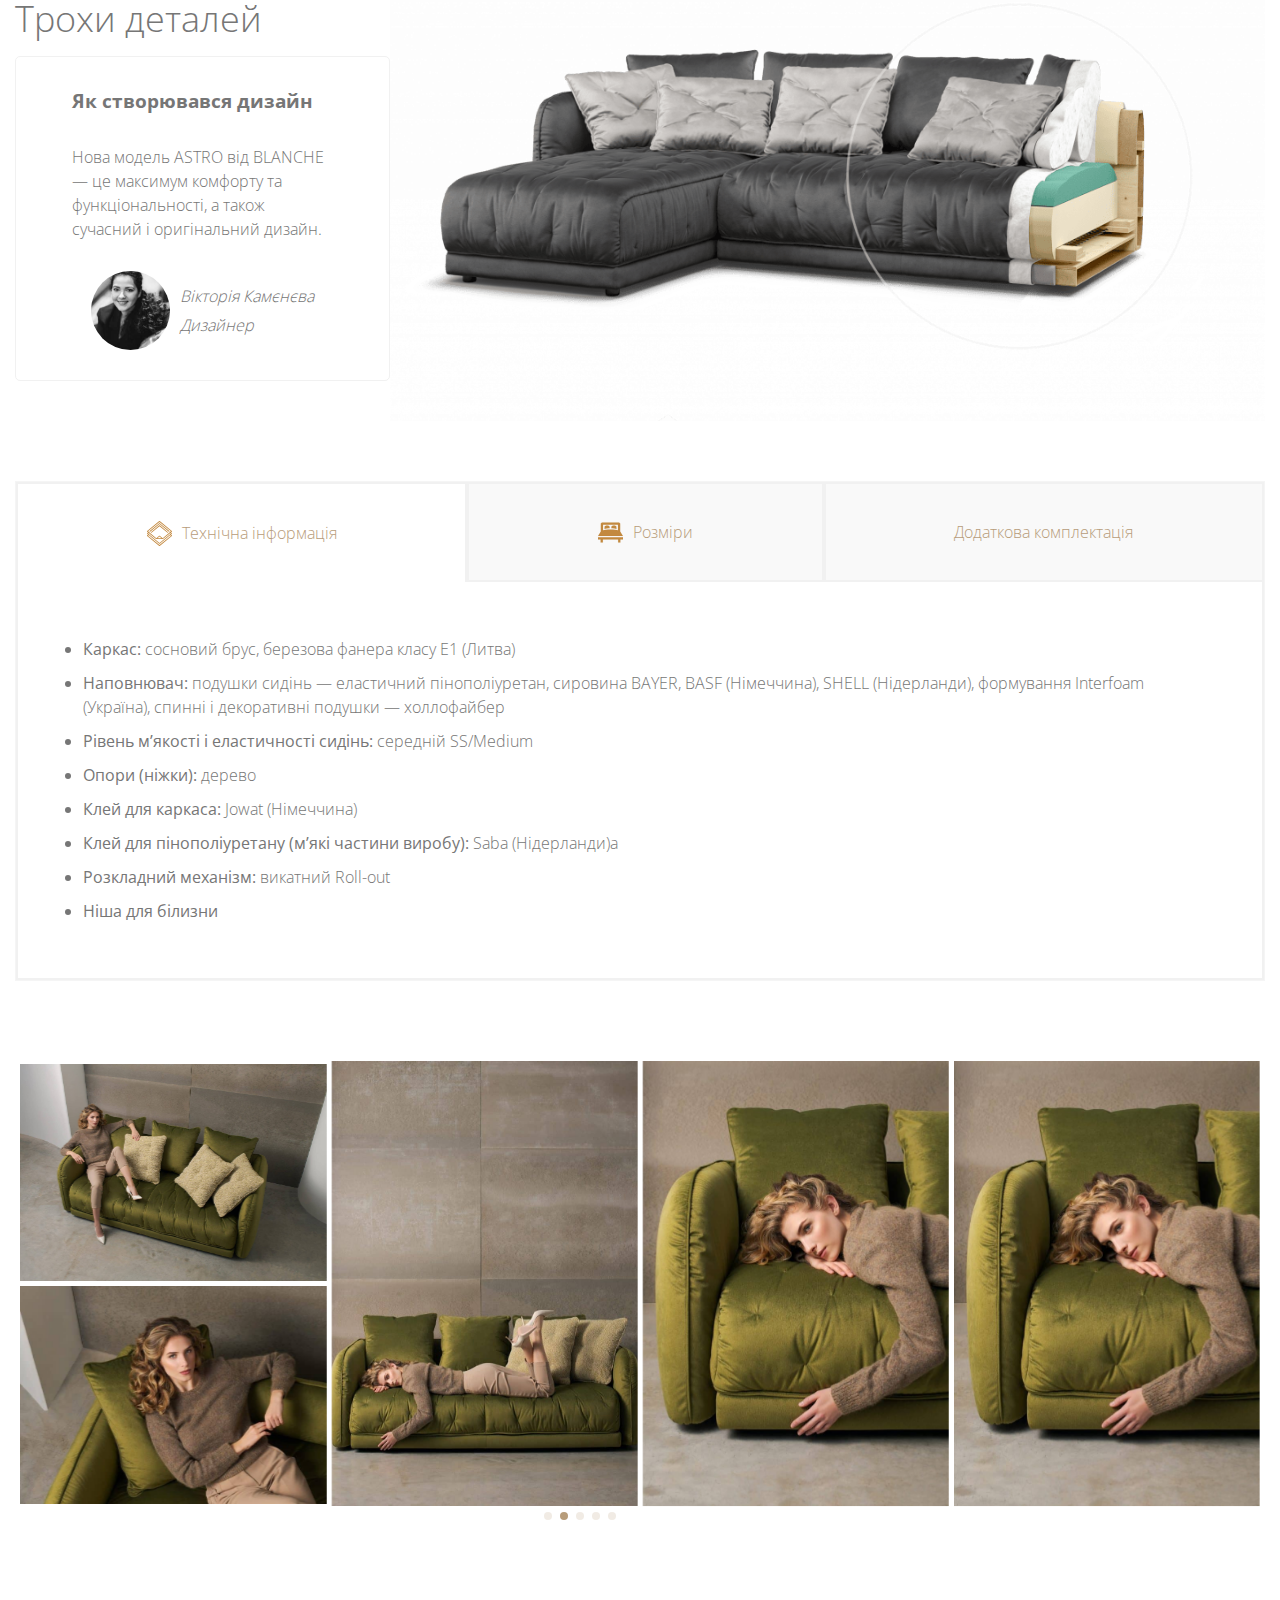
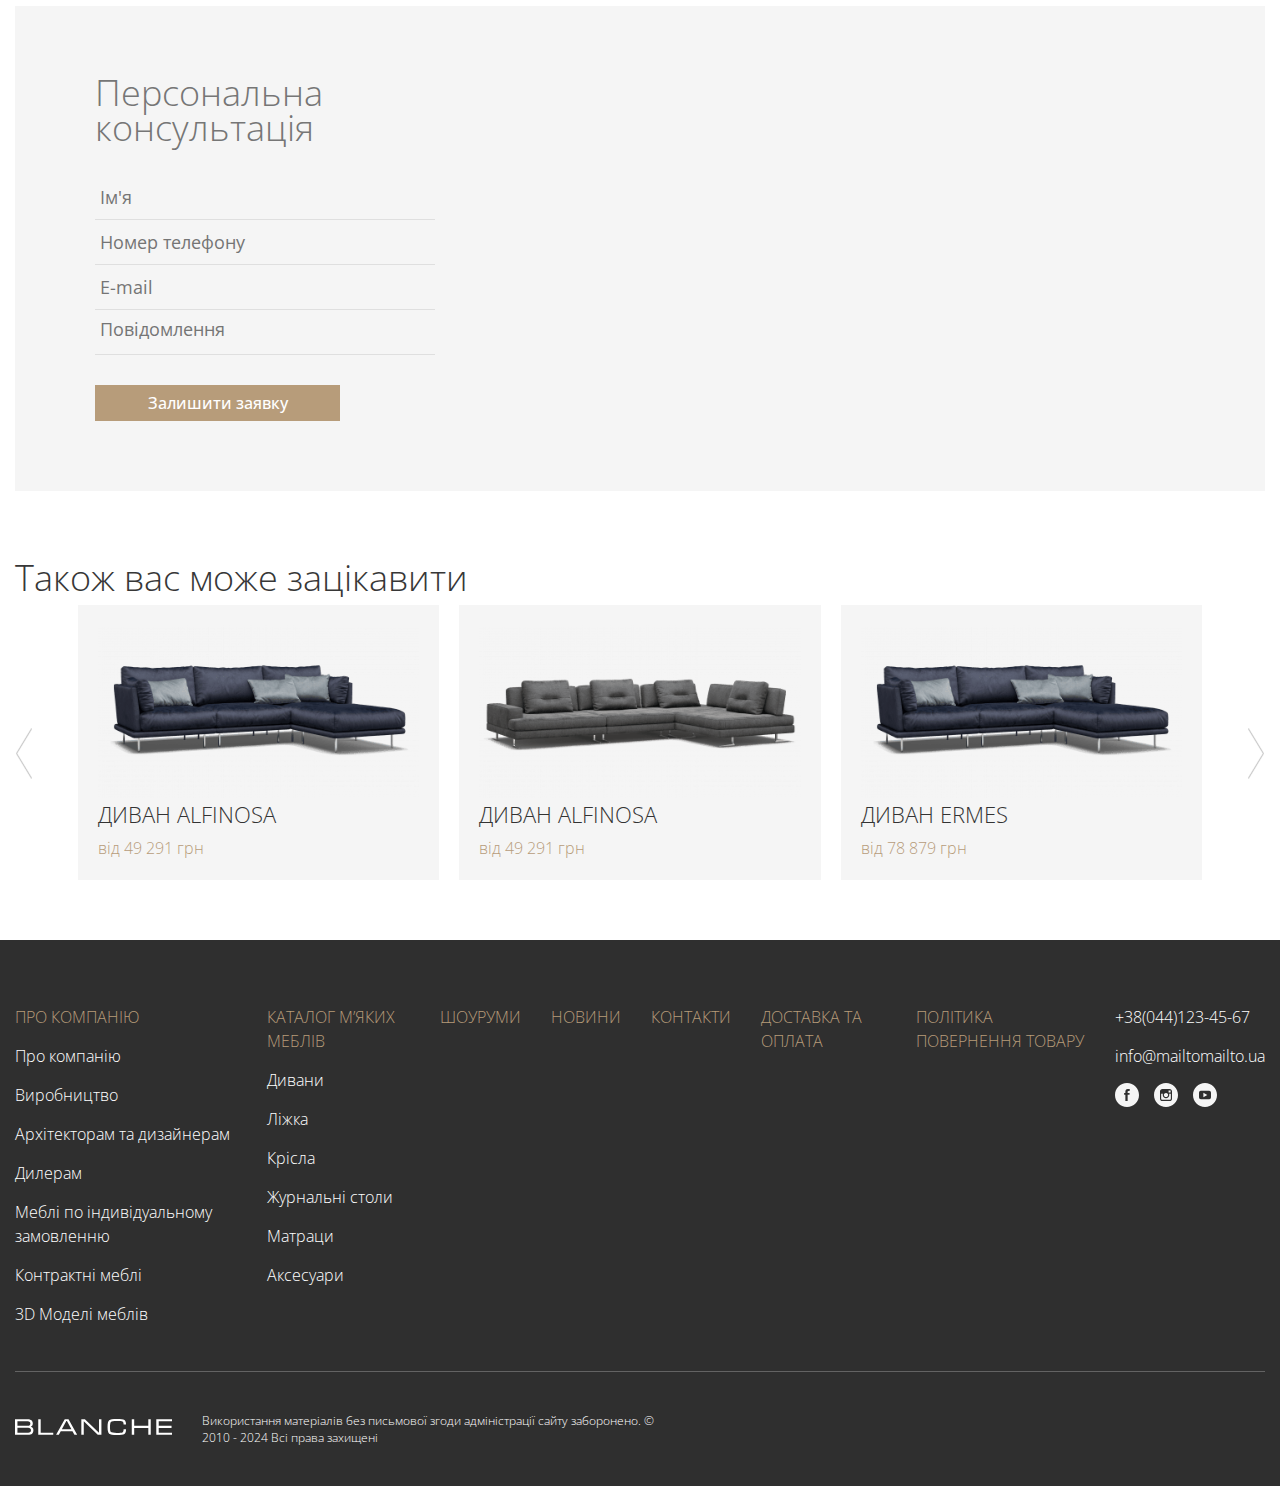
<file: product.html>
<!DOCTYPE html>
<html lang="en">
<head>
	<meta charset="UTF-8">
	<meta name="viewport" content="width=device-width, initial-scale=1.0">
	<link rel="stylesheet" href="./assets/style/swiper-bundle.min.css">
	<link rel="stylesheet" href="./assets/style/style.css">
	<title>Product</title>
</head>
<body>
	<header class="header">
		<div class="container">
			<div class="header__container">
				<a href="./index.html" class="logo">
					<svg id="logo" viewBox="0 0 113 30" class="svg-icon logo__img" width="120" height="30" fill="#201600">
						<path d="M11.7901 5.49491C12.2681 5.64262 12.6858 5.92832 12.9849 6.31219C13.3693 6.82726 13.5636 7.44865 13.5374 8.07954C13.5374 9.17978 13.219 10.0002 12.5822 10.5409C11.9454 11.0815 11.0146 11.3508 9.78975 11.3487H0.337402V0.145437H9.37704C10.5819 0.145437 11.5071 0.418918 12.1528 0.965879C12.7985 1.51284 13.1197 2.30008 13.1164 3.32761C13.1164 4.45631 12.6726 5.17874 11.7851 5.49491H11.7901ZM2.09308 9.84372H9.77477C10.4404 9.84372 10.9397 9.68564 11.2725 9.36948C11.4439 9.2028 11.5777 9.00471 11.6658 8.78728C11.754 8.56985 11.7945 8.33764 11.7851 8.10483C11.7942 7.87164 11.753 7.63916 11.6639 7.42167C11.5749 7.20418 11.44 7.00629 11.2675 6.84018C10.923 6.51137 10.4221 6.34855 9.76978 6.34855H2.09308V9.84372ZM10.9447 2.14675C10.6118 1.81478 10.0849 1.64932 9.36373 1.65037H2.09308V4.84045H9.36373C10.1076 4.84045 10.6285 4.71715 10.9197 4.47054C11.2109 4.22393 11.359 3.83822 11.359 3.32761C11.359 2.81701 11.2209 2.41865 10.9447 2.14675ZM17.0205 11.3487V0.145437H18.7795V9.84372H27.7958V11.3487H17.0205ZM42.9695 11.3487L41.5749 8.86362H33.1743L31.7898 11.3487H29.8161L36.0167 0.145437H38.7542L44.9515 11.3487H42.9695ZM37.6143 1.48755H37.1666L33.9665 7.35868H40.8194L37.6143 1.48755ZM59.7075 11.3487L49.6843 1.61875V11.3487H47.932V0.145437H50.4948L60.6011 9.95912V0.145437H62.3601V11.3487H59.7075ZM77.4955 1.86378C76.9796 1.62455 75.6195 1.50494 73.415 1.50494C71.0464 1.50494 69.6363 1.69832 69.1848 2.08509C68.7332 2.47187 68.5069 3.69858 68.5058 5.76523C68.5058 7.80658 68.7355 9.02433 69.1948 9.41848C69.6541 9.81263 71.0608 10.0092 73.415 10.0081C75.6062 10.0081 76.943 9.89431 77.4256 9.66667C77.9865 9.39319 78.271 8.65653 78.271 7.45353H80.025C80.025 9.23353 79.6367 10.3549 78.8601 10.8175C78.0863 11.2775 76.2691 11.5131 73.4117 11.5131C70.5061 11.5131 68.6694 11.1853 67.9017 10.5298C67.134 9.87428 66.749 8.2882 66.7468 5.77155C66.7468 3.24225 67.1285 1.64774 67.8917 0.98801C68.655 0.328285 70.4961 -0.00105135 73.415 2.52123e-06C76.2851 2.52123e-06 78.104 0.226059 78.8718 0.678171C79.6395 1.13028 80.0239 2.25003 80.025 4.0374H78.271C78.271 2.84125 78.0125 2.11882 77.4955 1.8701V1.86378ZM96.0042 11.3487V6.40862H85.8745V11.3487H84.1222V0.145437H85.8745V4.90052H95.9975V0.145437H97.7548V11.3487H96.0042ZM113 9.84372V11.3487H101.722V0.145437H113V1.65037H103.476V4.92107H112.667V6.42601H103.476V9.84372H113Z"></path>
						<rect y="15.5764" width="113" height="4"></rect>
						<rect y="23.5764" width="113" height="4"></rect>
					</svg>
				</a>
				<nav class="menu">
					<ul>
						<li>
							<a href="./catalog.html">Каталог</a>
							<ul class="sub-menu">
								<li><a href="#">Дивани</a></li>
								<li><a href="#">Ліжка</a></li>
								<li><a href="#">Крісла</a></li>
								<li><a href="#">Журнальні столи</a></li>
								<li><a href="#">Матраци</a></li>
								<li><a href="#">Шезлонги</a></li>
								<li><a href="#">Дровниці</a></li>
								<li><a href="#">Пуфи</a></li>
								<li><a href="#">3D Моделі меблів</a></li>
							</ul>
						</li>
						<li>
							<a href="#">Шоурум</a>
						</li>
						<li>
							<a href="#">Про компанію</a>
							<ul class="sub-menu">
								<li>
									<a href="#" >Про компанію</a> 
								</li>
								<li>
									<a href="#" >Виробництво</a> 
								</li>
								<li>
									<a href="#" >Архітекторам та дизайнерам</a> 
								</li>
								<li>
									<a href="#" >Дилерам</a> 
								</li>
								<li>
									<a href="#" >Меблі по індивідуальному замовленню</a> 
								</li>
								<li>
									<a href="#" >Контрактні меблі</a> 
								</li>
								<li>
									<a href="#">3D Моделі меблів</a> 
								</li>
							</ul>
						</li>
						<li><a href="#">Новини</a></li>
						<li><a href="#">Контакти</a></li>
					</ul>
				</nav>
				<div class="header__info">
					<div class="header__lang">
						UK
					</div>
					<div class="header__call">
						<a href="tel:+380441234567" class="call">
							<span>+38 (044) 123-45-67</span>
							<svg version="1.1" xmlns="http://www.w3.org/2000/svg" xmlns:xlink="http://www.w3.org/1999/xlink" viewBox="0 0 16 16" width="22" height="22" style="fill: #969696;">
								<path d="M11 10c-1 1-1 2-2 2s-2-1-3-2-2-2-2-3 1-1 2-2-2-4-3-4-3 3-3 3c0 2 2.055 6.055 4 8s6 4 8 4c0 0 3-2 3-3s-3-4-4-3z"></path>
								</svg>
						</a>
						<button data-button="popup" class="header__popup">
							Передзвоніть мені
						</button>
					</div>
					<div class="burgerBtn">
						<span class="btn-menu-line btn-menu-line1"></span>
						<span class="btn-menu-line btn-menu-line2"></span>
						<span class="btn-menu-line btn-menu-line3"></span>
					  </div>
				</div>
			</div>
		</div>	
	</header>
	<main>
		<div class="breadcrumbs">
			<div class="container">
				<div class="breadcrumbs__container">
					<a href="./index.html">BLANCHE</a>
					<span>»</span>
					<a href="./catalog.html">Каталог м’яких меблів</a>
					<span>»</span>
					<a href="./category.html">Дивани на замовлення від виробника</a>
					<span>»</span>
					<span>Диван ASTRO</span>
				</div>
			</div>
		</div>
		<section class="product__intro">
			<div class="container">
				<div class="product__intro-card">
					<div class="product__intro-card-img">
						<img src="./assets/images/Ermes-M3-AR-Piano-20-385x330.png" alt="Ermes Piano">
					</div>
					<div class="product__intro-card-descr">
						<h1>Диван ASTRO</h1>
						<p>Нова модель ASTRO від BLANCHE — це максимум комфорту та функціональності, а також сучасний і оригінальний дизайн. Збільшена глибина посадки та велика кількість подушок дозволяє легко регулювати комфортну глибину сидіння. У базовій комплектації моделі передбачено викатний механізм для щоденного сну. Всього декілька рухів і диван трансформується у зручне ліжко. Також в моделі передбачена містка ніша для зберігання білизни та інших речей. Модель представлена в прямій та кутовий конфігураціях.</p>
					<div class="product__intro-card-price">
						<span class="product__intro-price">від <span>  60 742 </span> грн</span>
						<button class="btn " data-button="popup" > РОЗРАХУНОК ВАРТОСТІ</button>
					</div>
					</div>
				</div>
			</div>
		</section>
		<section class="product__slider mb-m">
				<div class="product__slider-wrap">
					<div class="swiper productSlider">
						<div class="swiper-wrapper">
						  <div class="swiper-slide product-slide">
							<img src="./assets/images/couch/1-2-550x550.jpg" alt="" class="product-slide-top">
						  </div>
						  <div class="swiper-slide product-slide">
							<img src="./assets/images/couch/2-1.jpg" alt="" class="product-slide-top">
							<img src="./assets/images/couch/2-2.jpg" alt="" class="product-slide-bottom">
						  </div>
						  <div class="swiper-slide product-slide">
							<img src="./assets/images/couch/3-1.jpg" alt="" class="product-slide-top">
							<img src="./assets/images/couch/3-2.jpg" alt="" class="product-slide-bottom">
						  </div>
						  <div class="swiper-slide product-slide">
							<img src="./assets/images/couch/4-1.jpg" loading="lazy" alt="" class="product-slide-top">
							<img src="./assets/images/couch/4-2.jpg" loading="lazy" alt="" class="product-slide-bottom">
						  </div>
						  <div class="swiper-slide product-slide">
							<img src="./assets/images/couch/5-1.jpg" loading="lazy" alt="" class="product-slide-top">
							<img src="./assets/images/couch/5-2.jpg" loading="lazy" alt="" class="product-slide-bottom">
						  </div>
						  <div class="swiper-slide product-slide">
							<img src="./assets/images/couch/6-1.jpg" loading="lazy" alt="" class="product-slide-top">
							<img src="./assets/images/couch/7-1.jpg"  loading="lazy"alt="" class="product-slide-bottom">
						  </div>
						  <div class="swiper-slide product-slide">
							<img src="./assets/images/couch/7-2.jpg" loading="lazy" alt="" class="product-slide-top">
							<img src="./assets/images/couch/8-1.jpg" loading="lazy" alt="" class="product-slide-bottom">
						  </div>
						  <div class="swiper-slide product-slide">
							<img src="./assets/images/couch/8-2.jpg" loading="lazy" alt="" class="product-slide-top">
							<img src="./assets/images/couch/9-1.jpg" loading="lazy" alt="" class="product-slide-bottom">
						  </div>
						  <div class="swiper-slide product-slide">
							<img src="./assets/images/couch/9-1.jpg" loading="lazy" alt="" class="product-slide-top">
							<img src="./assets/images/couch/10-1.jpg" loading="lazy" alt="" class="product-slide-bottom">
						  </div>
						  <div class="swiper-slide product-slide">
							<img src="./assets/images/couch/10-2.jpg" loading="lazy" alt="" class="product-slide-top">
							<img src="./assets/images/couch/10-3.jpg" loading="lazy" alt="" class="product-slide-bottom">
						  </div>
						  <div class="swiper-slide product-slide">
							<img src="./assets/images/couch/11-1.jpg"  loading="lazy"alt="" class="product-slide-top">
							<img src="./assets/images/couch/12-1.jpg"  loading="lazy"alt="" class="product-slide-bottom">
						  </div>
						  <div class="swiper-slide product-slide">
							<img src="./assets/images/couch/13-2.jpg" loading="lazy" alt="" class="product-slide-top">
							<img src="./assets/images/couch/12-3.jpg" loading="lazy" alt="" class="product-slide-bottom">
						  </div>
						</div>
						<div class="swiper-pagination product-pagination"></div>
					  </div>
				</div>
		</section>
		<section class="details mb-m">
			<div class="container">
				<div class="details__container">
					<div class="details__info">
						<div class="details__info-wrap">
							<img src="./assets/images/detail-img1.png" alt="">
							<div class="details__info-text">
								<div class="details__info-title">Комлектація</div>
							<div class="details__info-p">тут розташована зручна ніша для білизни</div>
							</div>
						</div>
						<div class="details__info-wrap">
							<img src="./assets/images/details-img2.png" alt="">
							<div class="details__info-text">
								<div class="details__info-title">Каркас</div>
							<div class="details__info-p">з березової фанери класу Е1 (Литва) і соснового бруса</div>
							</div>
						</div>
						<div class="details__info-wrap">
							<img src="./assets/images/details-img3.png" alt="">
							<div class="details__info-text">
								<div class="details__info-title">Подушки сидінь</div>
							<div class="details__info-p">еластичний пінополіуретан, сировина BAYER, BASF (Німеччина), SHELL (Нідерланди)</div>
							</div>
						</div>
						<div class="details__info-wrap">
							<img src="./assets/images/details-img4.png" alt="">
							<div class="details__info-text">
								<div class="details__info-title">Механізм</div>
							<div class="details__info-p">для щоденного сну: Roll-out</div>
							</div>
						</div>
						<div class="details__info-wrap">
							<img src="./assets/images/details-img4.png" alt="">
							<div class="details__info-text">
								<div class="details__info-title">Наповнювач спинних та декоративних подушок</div>
							<div class="details__info-p">в даній моделі використовується холлофайбер</div>
							</div>
						</div>
					</div>
					<div class="details__content-wrap">
						<div class="details__content">
							<div class="details__content-title">Трохи деталей</div>
							<div class="details__content-prev">
								<h3>Як створювався дизайн</h3>
								<p>Нова модель ASTRO від BLANCHE — це максимум комфорту та функціональності, а також сучасний і оригінальний дизайн.</p>
								<div class="detail__user">
									<img src="./assets/images/user-img.jpg" alt="">
									<div class="detail__user-content">
										<p class="detail__user-name">Вікторія Камєнєва</p>
										<p class="detail__user-position">Дизайнер</p>
									</div>
								</div>
							</div>
						</div>
						<div class="details__img">
							<img src="./assets/images/details-img-big.png" alt="Диван у розрізі">
						</div>
					</div>
				</div>
			</div>
		</section>
		<section class="tech mb-m">
			<div class="container">
					<div class="tech__container-tabs">
						<div class="tech__container-tabs-btns">
							<div class="tech__container-tabs-btn " data-name="info"> <svg fill="#c3893f" height="200px" width="200px" version="1.1" id="Layer_1" xmlns="http://www.w3.org/2000/svg" xmlns:xlink="http://www.w3.org/1999/xlink" viewBox="0 0 512 512" xml:space="preserve"><g id="SVGRepo_bgCarrier" stroke-width="0"></g><g id="SVGRepo_tracerCarrier" stroke-linecap="round" stroke-linejoin="round"></g><g id="SVGRepo_iconCarrier"> <g> <g> <path d="M509.026,293.269l-18.785-15.482l18.785-15.482c1.884-1.552,2.974-3.865,2.974-6.305c0-2.44-1.09-4.753-2.974-6.305 l-18.785-15.482l18.785-15.482c1.884-1.552,2.974-3.865,2.974-6.305s-1.09-4.753-2.974-6.305L261.196,1.864 c-3.019-2.485-7.375-2.485-10.392,0L2.974,206.12C1.09,207.671,0,209.984,0,212.425c0,2.441,1.09,4.753,2.974,6.305l18.785,15.482 L2.974,249.693C1.09,251.245,0,253.558,0,255.999c0,2.441,1.09,4.753,2.974,6.305l18.785,15.482L2.974,293.267 C1.09,294.82,0,297.133,0,299.574c0,2.441,1.09,4.753,2.974,6.305l247.83,204.255c1.509,1.243,3.353,1.865,5.196,1.865 c1.843,0,3.688-0.622,5.196-1.865l247.83-204.255c1.883-1.552,2.974-3.865,2.974-6.305 C512,297.134,510.91,294.821,509.026,293.269z M21.016,212.425L256,18.756l234.984,193.669L321.362,352.223l-60.165-49.588 c-3.019-2.485-7.375-2.485-10.393,0l-60.165,49.588L21.016,212.425z M298.603,354.64h-85.204L256,319.528L298.603,354.64z M21.016,255.999l13.589-11.2l150.837,124.315c1.463,1.206,3.3,1.866,5.196,1.866h130.723c1.897,0,3.733-0.659,5.196-1.866 l150.836-124.316l13.59,11.201L256,449.667L21.016,255.999z M256,493.242L21.016,299.574l13.589-11.2L250.804,466.56 c1.509,1.243,3.353,1.865,5.196,1.865c1.843,0,3.688-0.622,5.196-1.865l216.198-178.186l13.59,11.2L256,493.242z"></path> </g> </g> <g> <g> <path d="M430.463,228.519L261.196,89.012c-3.019-2.487-7.375-2.487-10.393,0L81.537,228.519c-3.482,2.87-3.978,8.019-1.109,11.503 c2.869,3.481,8.019,3.978,11.501,1.109L256,105.905L420.071,241.13c1.522,1.254,3.362,1.865,5.192,1.865 c2.356,0,4.694-1.014,6.31-2.973C434.442,236.539,433.946,231.39,430.463,228.519z"></path> </g> </g> <g> <g> <path d="M457.642,206.12L261.196,44.213c-3.019-2.487-7.375-2.487-10.393,0L54.358,206.119c-3.482,2.87-3.978,8.019-1.109,11.503 c2.868,3.48,8.019,3.978,11.501,1.109L256,61.106L447.249,218.73c1.522,1.254,3.362,1.865,5.192,1.865 c2.356,0,4.694-1.014,6.31-2.973C461.62,214.14,461.125,208.99,457.642,206.12z"></path> </g> </g> </g></svg> Технічна інформація</div>
							<div class="tech__container-tabs-btn " data-name="size"> <svg height="200px" width="200px" version="1.1" id="Capa_1" xmlns="http://www.w3.org/2000/svg" xmlns:xlink="http://www.w3.org/1999/xlink" viewBox="0 0 390.557 390.557" xml:space="preserve" fill="#c3893f" stroke="#c3893f"><g id="SVGRepo_bgCarrier" stroke-width="0"></g><g id="SVGRepo_tracerCarrier" stroke-linecap="round" stroke-linejoin="round"></g><g id="SVGRepo_iconCarrier"> <g> <path style="fill:#c3893f;" d="M389.772,248.296l-42.991-68.063V55.028l-17.5-17.5H61.275l-17.5,17.5v125.204L0.784,248.296 H389.772z M311.781,72.528v87.362c-22.553-5.834-61.514-13.028-116.503-13.028s-93.95,7.194-116.503,13.028V72.528H311.781z"></path> <polygon style="fill:#c3893f;" points="0,269.831 0,304.831 40.778,304.831 40.778,353.028 75.778,353.028 75.778,304.831 314.778,304.831 314.778,353.028 349.778,353.028 349.778,304.831 390.557,304.831 390.557,269.831 "></polygon> <path style="fill:#c3893f;" d="M181.075,128.653v-20.389c0-12.102-17.564-21.916-39.23-21.916s-39.229,9.814-39.229,21.916v30.604 c0,0,23.14-5.826,39.045-7.332C155.98,130.179,181.075,128.653,181.075,128.653z"></path> <path style="fill:#c3893f;" d="M287.941,138.868v-30.604c0-12.102-17.564-21.916-39.23-21.916s-39.23,9.814-39.23,21.916v20.389 c0,0,25.096,1.525,39.415,2.883C264.802,133.042,287.941,138.868,287.941,138.868z"></path> </g> </g></svg>Розміри</div>
							<div class="tech__container-tabs-btn " data-name="additional">Додаткова комплектація</div>
						</div>
						<div class="tech__container-tabs-content" data-name="info">
							<ul>
								<li><strong>Каркас:</strong> сосновий брус, березова фанера класу Е1 (Литва)</li>
								<li><strong>Наповнювач:</strong> подушки сидінь — еластичний пінополіуретан, сировина BAYER, BASF (Німеччина), SHELL (Нідерланди), формування Interfoam (Україна), спинні і декоративні подушки — холлофайбер</li>
								<li><strong>Рівень м’якості і еластичності сидінь:</strong> середній SS/Medium</li>
								<li><strong>Опори (ніжки): </strong>дерево</li>
								<li><strong>Клей для каркаса:</strong> Jowat (Німеччина)</li>
								<li><strong>Клей для пінополіуретану (м’які частини виробу): </strong>Saba (Нідерланди)a</li>
								<li><strong>Розкладний механізм:</strong> викатний Roll-out</li>
								<li><strong>Ніша для білизни</strong></li>
							</ul>
							</div>
						<div class="tech__container-tabs-content" data-name="size">
							<div class="size-wrap">
							<img src="./assets/images/size1.jpg" alt="couch size">
							<img src="./assets/images/size2.jpg" alt="couch size">
							<img src="./assets/images/size3.jpg" alt="couch size">
						</div>
						</div>
						<div class="tech__container-tabs-content" data-name="additional">
							<ul>
								<li><strong> Декоративні подушки</strong></li>
							</ul>
						</div>
					</div>

				</div>
			
		</section>
		<section class="inter mb-m">
			<div class="inter-slider">
				<div class="product__slider-wrap">
					<div class="swiper interSlider">
						<div class="swiper-wrapper inter-slider">
						  <div class="swiper-slide inter-slide">
							<img src="./assets/images/inter1.jpg" alt="interior photo" >
						  </div>
						  <div class="swiper-slide inter-slide">
							<img src="./assets/images/inter2.jpg" alt="interior photo" >
							<img src="./assets/images/inter3.jpg" alt="interior photo" >
						  </div>
						  <div class="swiper-slide inter-slide">
							<img src="./assets/images/inter4.jpg" alt="interior photo" >
						  </div>
						  <div class="swiper-slide inter-slide">
							<img src="./assets/images/inter5.jpg" alt="interior photo" >
						  </div>
						  <div class="swiper-slide inter-slide">
							<img src="./assets/images/inter5.jpg" alt="interior photo" >
						  </div>
						</div>
						<div class="inter-pagination"></div>
					  </div>
				</div>
			</div>
		</section>
		<section class="form mb-m">
			<div class="container">
				<div class="form__wrapper">
					<div class="form__container">
						<h2>Персональна консультація</h2>
						<form action="" method="post" class="wpcf7-form" novalidate="novalidate">
							<div class="form__row">
									<input type="text" name="user_name" value=""  class=" form__field" aria-required="true" aria-invalid="false" placeholder="Ім'я">
							</div>
							<div class="form__row">
									<input type="tel" name="phone" value=""  class=" form__field " aria-required="true" aria-invalid="false" placeholder="Номер телефону">
								
								</div>
							<div class="form__row">
									<input type="email" name="email" value=""  class=" form__field" aria-invalid="false" placeholder="E-mail">
								</div>
							<div class="form__row">
									<textarea name="message"  class="form__field" aria-invalid="false" placeholder="Повідомлення"></textarea>
								</div>
								<input type="submit" value="Залишити заявку" class=" btn form__submit">
						</form>
					</div>
					
				</div>
			</div>
		</section>
		<section class="intres mb-m">
			<div class="container">
				<span class="intres-title">Також вас може зацікавити</span>
				<div class="intres__container intres-slider">
					<div class="swiper intresSlider">
						<div class="swiper-wrapper">
						  <a href="#" class="swiper-slide intres-slide">
							<img src="./assets/images/hover-img1.jpg" alt="Alfinosa" class="inters-hover">
							<img src="./assets/images/Alfinosa-2M-AR-Napoli-22-385x330.png" alt="Alfinosa-2M-AR-Napoli-22">
						  <div class="art-name">Диван ALFINOSA</div>
						  <div class="art-price"> від 
							<span>49 291 грн</span>
						</div>
						</a>
						  <a href="#" class="swiper-slide intres-slide">
							<img src="./assets/images/hover-img2.jpg" alt="Alfinosa" class="inters-hover">
							<img src="./assets/images/Ermes-M3-AR-Piano-20-385x330.png" alt="Alfinosa-2M-AR-Napoli-22">
						  <div class="art-name">Диван ALFINOSA</div>
						  <div class="art-price"> від 
							<span>49 291 грн</span>
						</div>
						</a>
						  <a href="#" class="swiper-slide intres-slide">
							<img src="./assets/images/hover-img3.jpg" alt="Alfinosa" class="inters-hover">
							<img src="./assets/images/Alfinosa-2M-AR-Napoli-22-385x330.png" alt="Alfinosa-2M-AR-Napoli-22">
						  <div class="art-name">Диван ERMES</div>
						  <div class="art-price"> від 
							<span>78 879 грн</span>
						</div>
						</a>
						  <a href="#" class="swiper-slide intres-slide">
							<img src="./assets/images/hover-img4.jpg" alt="Alfinosa" class="inters-hover">
							<img src="./assets/images/Alfinosa-2M-AR-Napoli-22-385x330.png" alt="Alfinosa-2M-AR-Napoli-22">
						  <div class="art-name">Диван ALFINOSA</div>
						  <div class="art-price"> від 
							<span>49 291 грн</span>
						</div>
						</a>
						</div>
					  </div>
					  <div class="intres-button-prev intres-btn">
						<img src="./assets/images/angle-left.svg" alt="left">
						</div>
					  <div class="intres-button-next intres-btn">
						<img src="./assets/images/angle-right.svg" alt="right">
					</div>
				</div>
			</div>
		</section>
	</main>
	<footer class="footer">
		<div class="container">
			<div class="footer__container">
				<div class="footer__top">
					<ul class="footer__menu">
						<li>
							<a href="#">Про компанію</a>
							<ul class="sub-menu">
								<li>
									<a href="#" >Про компанію</a> 
								</li>
								<li>
									<a href="#" >Виробництво</a> 
								</li>
								<li>
									<a href="#" >Архітекторам та дизайнерам</a> 
								</li>
								<li>
									<a href="#" >Дилерам</a> 
								</li>
								<li>
									<a href="#" >Меблі по індивідуальному замовленню</a> 
								</li>
								<li>
									<a href="#" >Контрактні меблі</a> 
								</li>
								<li>
									<a href="#">3D Моделі меблів</a> 
								</li>
							</ul>
						</li>
						<li>
							<a href="#">КАТАЛОГ М’ЯКИХ МЕБЛІВ</a>
							<ul class="sub-menu">
								<li><a href="#">Дивани</a></li>
								<li><a href="#">Ліжка</a></li>
								<li><a href="#">Крісла</a></li>
								<li><a href="#">Журнальні столи</a></li>
								<li><a href="#">Матраци</a></li>
								<li><a href="#">Аксесуари</a></li>
							</ul>
						</li>
						<li>
							<a href="#">ШОУРУМИ</a>
						</li>
						<li>
							<a href="#">НОВИНИ</a>
						</li>
						<li>
							<a href="#">КОНТАКТИ</a>
						</li>
						<li>
							<a href="#">ДОСТАВКА ТА ОПЛАТА</a>
						</li>
						<li>
							<a href="#">ПОЛІТИКА ПОВЕРНЕННЯ ТОВАРУ</a>
						</li>

					</ul>

					<div class="footer__contact">
						<a href="tel:+380441234567">
							+38(044)123-45-67
						</a>
						<a href="mailto:info@blanche.ua">
							info@mailtomailto.ua
						</a>
						<div class="footer__social">
							<a href="#">
								<svg fill="#f5f5f5" height="200px" width="200px" version="1.1" id="Layer_1" xmlns="http://www.w3.org/2000/svg" xmlns:xlink="http://www.w3.org/1999/xlink" viewBox="-143 145 512 512" xml:space="preserve" stroke="#f5f5f5"><g id="SVGRepo_bgCarrier" stroke-width="0"></g><g id="SVGRepo_tracerCarrier" stroke-linecap="round" stroke-linejoin="round"></g><g id="SVGRepo_iconCarrier"> <path d="M113,145c-141.4,0-256,114.6-256,256s114.6,256,256,256s256-114.6,256-256S254.4,145,113,145z M169.5,357.6l-2.9,38.3h-39.3 v133H77.7v-133H51.2v-38.3h26.5v-25.7c0-11.3,0.3-28.8,8.5-39.7c8.7-11.5,20.6-19.3,41.1-19.3c33.4,0,47.4,4.8,47.4,4.8l-6.6,39.2 c0,0-11-3.2-21.3-3.2c-10.3,0-19.5,3.7-19.5,14v29.9H169.5z"></path> </g></svg>
							</a>
							<a href="#">
								<svg fill="#f5f5f5" height="200px" width="200px" version="1.1" id="Layer_1" xmlns="http://www.w3.org/2000/svg" xmlns:xlink="http://www.w3.org/1999/xlink" viewBox="-143 145 512 512" xml:space="preserve"><g id="SVGRepo_bgCarrier" stroke-width="0"></g><g id="SVGRepo_tracerCarrier" stroke-linecap="round" stroke-linejoin="round"></g><g id="SVGRepo_iconCarrier"> <g> <path d="M113,446c24.8,0,45.1-20.2,45.1-45.1c0-9.8-3.2-18.9-8.5-26.3c-8.2-11.3-21.5-18.8-36.5-18.8s-28.3,7.4-36.5,18.8 c-5.3,7.4-8.5,16.5-8.5,26.3C68,425.8,88.2,446,113,446z"></path> <polygon points="211.4,345.9 211.4,308.1 211.4,302.5 205.8,302.5 168,302.6 168.2,346 "></polygon> <path d="M183,401c0,38.6-31.4,70-70,70c-38.6,0-70-31.4-70-70c0-9.3,1.9-18.2,5.2-26.3H10v104.8C10,493,21,504,34.5,504h157 c13.5,0,24.5-11,24.5-24.5V374.7h-38.2C181.2,382.8,183,391.7,183,401z"></path> <path d="M113,145c-141.4,0-256,114.6-256,256s114.6,256,256,256s256-114.6,256-256S254.4,145,113,145z M241,374.7v104.8 c0,27.3-22.2,49.5-49.5,49.5h-157C7.2,529-15,506.8-15,479.5V374.7v-52.3c0-27.3,22.2-49.5,49.5-49.5h157 c27.3,0,49.5,22.2,49.5,49.5V374.7z"></path> </g> </g></svg>
							</a>
							<a href="#">
								<svg fill="#f5f5f5" height="200px" width="200px" version="1.1" id="Layer_1" xmlns="http://www.w3.org/2000/svg" xmlns:xlink="http://www.w3.org/1999/xlink" viewBox="-143 145 512 512" xml:space="preserve"><g id="SVGRepo_bgCarrier" stroke-width="0"></g><g id="SVGRepo_tracerCarrier" stroke-linecap="round" stroke-linejoin="round"></g><g id="SVGRepo_iconCarrier"> <g> <polygon points="78.9,450.3 162.7,401.1 78.9,351.9 "></polygon> <path d="M113,145c-141.4,0-256,114.6-256,256s114.6,256,256,256s256-114.6,256-256S254.4,145,113,145z M241,446.8L241,446.8 c0,44.1-44.1,44.1-44.1,44.1H29.1c-44.1,0-44.1-44.1-44.1-44.1v-91.5c0-44.1,44.1-44.1,44.1-44.1h167.8c44.1,0,44.1,44.1,44.1,44.1 V446.8z"></path> </g> </g></svg>
							</a>
						</div>
					</div>
				</div>
				<div class="footer__copy">
					<a href="#" class="logo">
						<svg width="157" height="16" viewBox="0 0 157 16" fill="none" xmlns="http://www.w3.org/2000/svg">
							<path d="M15.9597 7.63642C16.626 7.8417 17.208 8.23874 17.6248 8.77221C18.1605 9.48802 18.4312 10.3516 18.3947 11.2283C18.3947 12.7574 17.951 13.8976 17.0636 14.6489C16.1762 15.4002 14.8791 15.7745 13.1722 15.7715H0V0.202118H12.5971C14.2761 0.202118 15.5655 0.582181 16.4653 1.34231C17.3651 2.10243 17.8127 3.19649 17.808 4.62447C17.808 6.19305 17.1896 7.19704 15.9528 7.63642H15.9597ZM2.4466 13.6801H13.1514C14.079 13.6801 14.7747 13.4604 15.2385 13.021C15.4773 12.7894 15.6638 12.5141 15.7866 12.2119C15.9094 11.9097 15.966 11.587 15.9528 11.2635C15.9655 10.9394 15.908 10.6163 15.784 10.3141C15.66 10.0118 15.472 9.73683 15.2316 9.50597C14.7515 9.04902 14.0535 8.82274 13.1444 8.82274H2.4466V13.6801ZM14.7817 2.98339C14.3178 2.52204 13.5835 2.2921 12.5786 2.29356H2.4466V6.7269H12.5786C13.6152 6.7269 14.341 6.55554 14.7469 6.21283C15.1527 5.87011 15.3591 5.33407 15.3591 4.62447C15.3591 3.91487 15.1666 3.36125 14.7817 2.98339ZM23.2485 15.7715V0.202118H25.6998V13.6801H38.2644V15.7715H23.2485ZM59.4095 15.7715L57.4662 12.318H45.7596L43.8301 15.7715H41.0797L49.7205 0.202118H53.5354L62.1715 15.7715H59.4095ZM51.9468 2.06728H51.323L46.8635 10.2266H56.4133L51.9468 2.06728ZM82.7346 15.7715L68.7669 2.24963V15.7715H66.325V0.202118H69.8963L83.9799 13.8405V0.202118H86.4312V15.7715H82.7346ZM107.523 2.59014C106.804 2.25768 104.909 2.09145 101.837 2.09145C98.5359 2.09145 96.5708 2.3602 95.9416 2.89771C95.3124 3.43522 94.997 5.14001 94.9954 8.01208C94.9954 10.849 95.3155 12.5414 95.9555 13.0891C96.5956 13.6369 98.556 13.91 101.837 13.9086C104.89 13.9086 106.753 13.7504 107.426 13.434C108.207 13.054 108.604 12.0302 108.604 10.3584H111.048C111.048 12.8321 110.507 14.3904 109.425 15.0334C108.346 15.6727 105.814 16 101.832 16C97.7829 16 95.2235 15.5445 94.1536 14.6335C93.0838 13.7226 92.5473 11.5183 92.5442 8.02087C92.5442 4.50584 93.076 2.2899 94.1397 1.37306C95.2034 0.456226 97.769 -0.00146109 101.837 3.50382e-06C105.836 3.50382e-06 108.371 0.31416 109.441 0.942472C110.511 1.57078 111.046 3.12692 111.048 5.61088H108.604C108.604 3.94856 108.243 2.94458 107.523 2.59893V2.59014ZM133.315 15.7715V8.90622H119.199V15.7715H116.757V0.202118H119.199V6.81038H133.306V0.202118H135.755V15.7715H133.315ZM157 13.6801V15.7715H141.284V0.202118H157V2.29356H143.728V6.83894H156.536V8.93039H143.728V13.6801H157Z" fill="white"></path>
						</svg>
					</a>
					<p>
						Використання матеріалів без письмової згоди адміністрації сайту заборонено. © 2010 - 2024 Всі права захищені
					</p>
				</div>
			</div>
		</div>
	</footer>
	<script src="./assets/js/swiper.js"></script>
	<script src="./assets/js/script.js"></script>
</body>
</html>
</file>
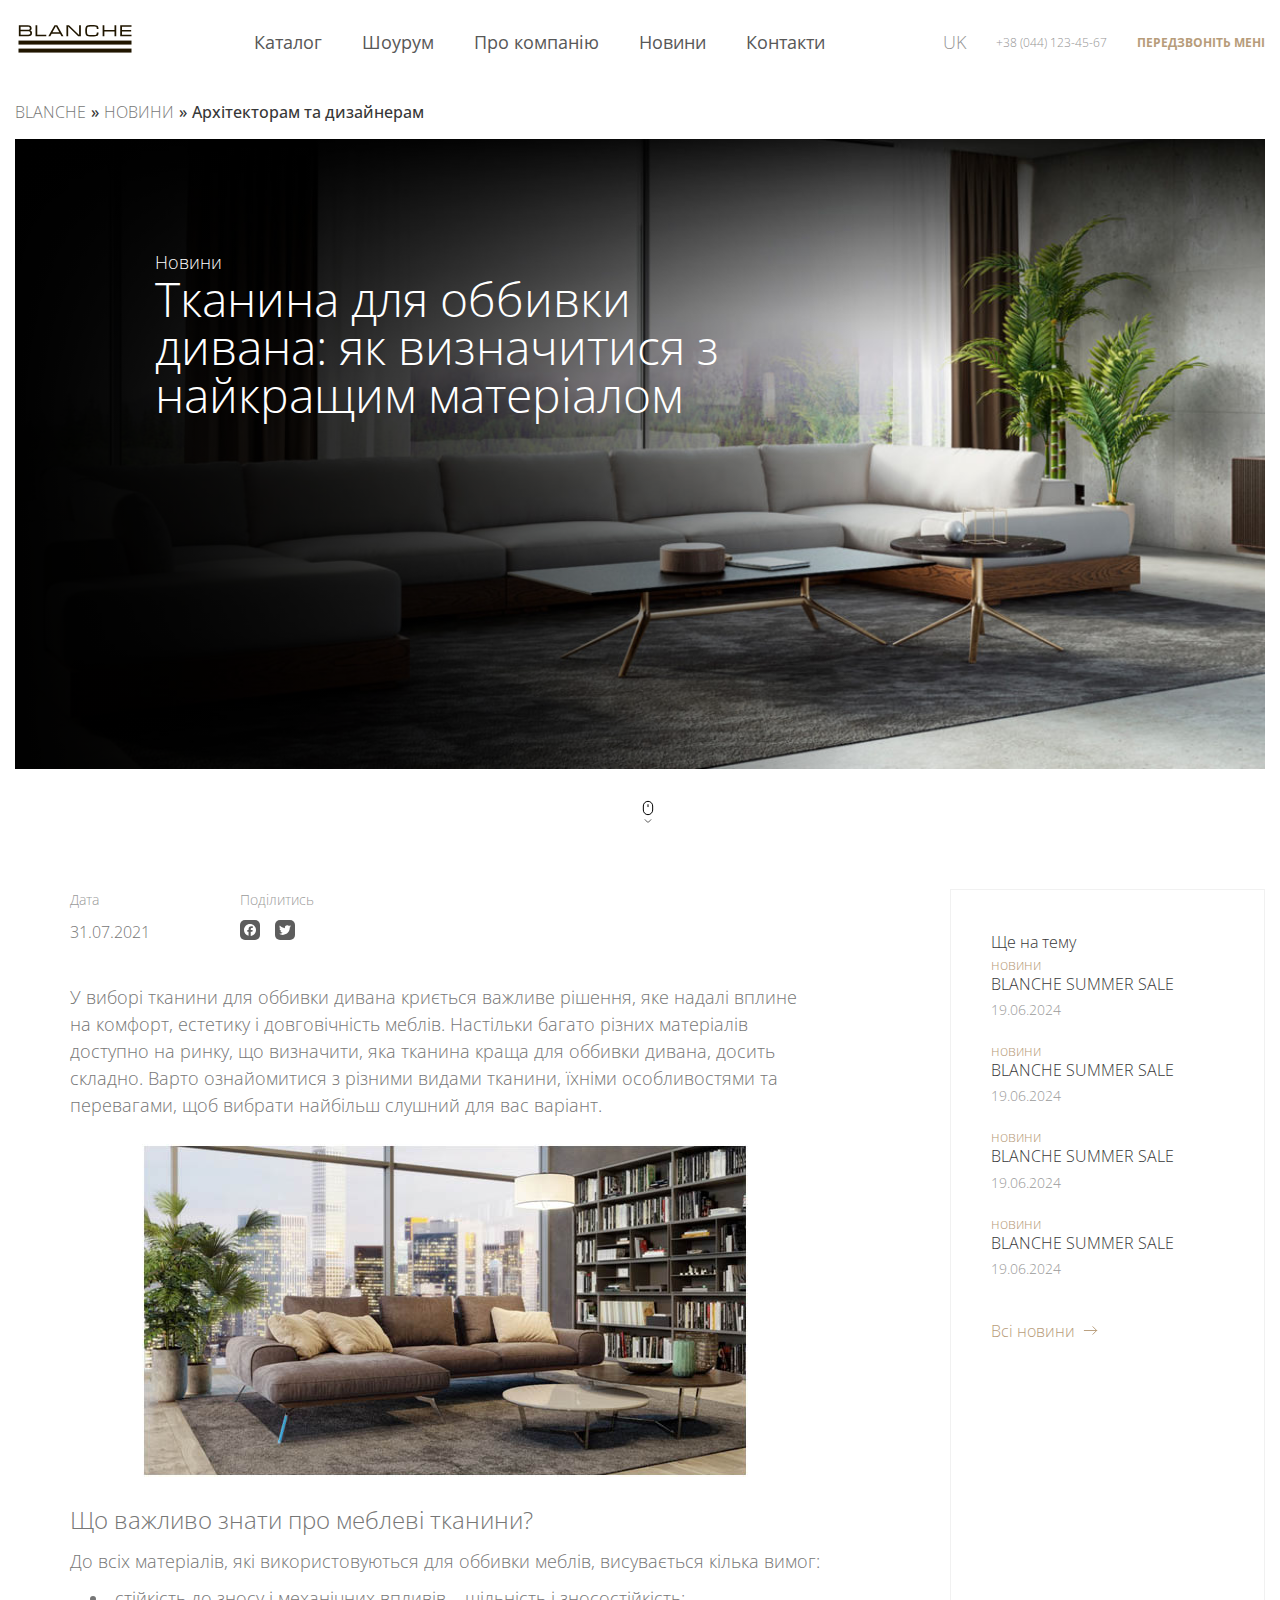
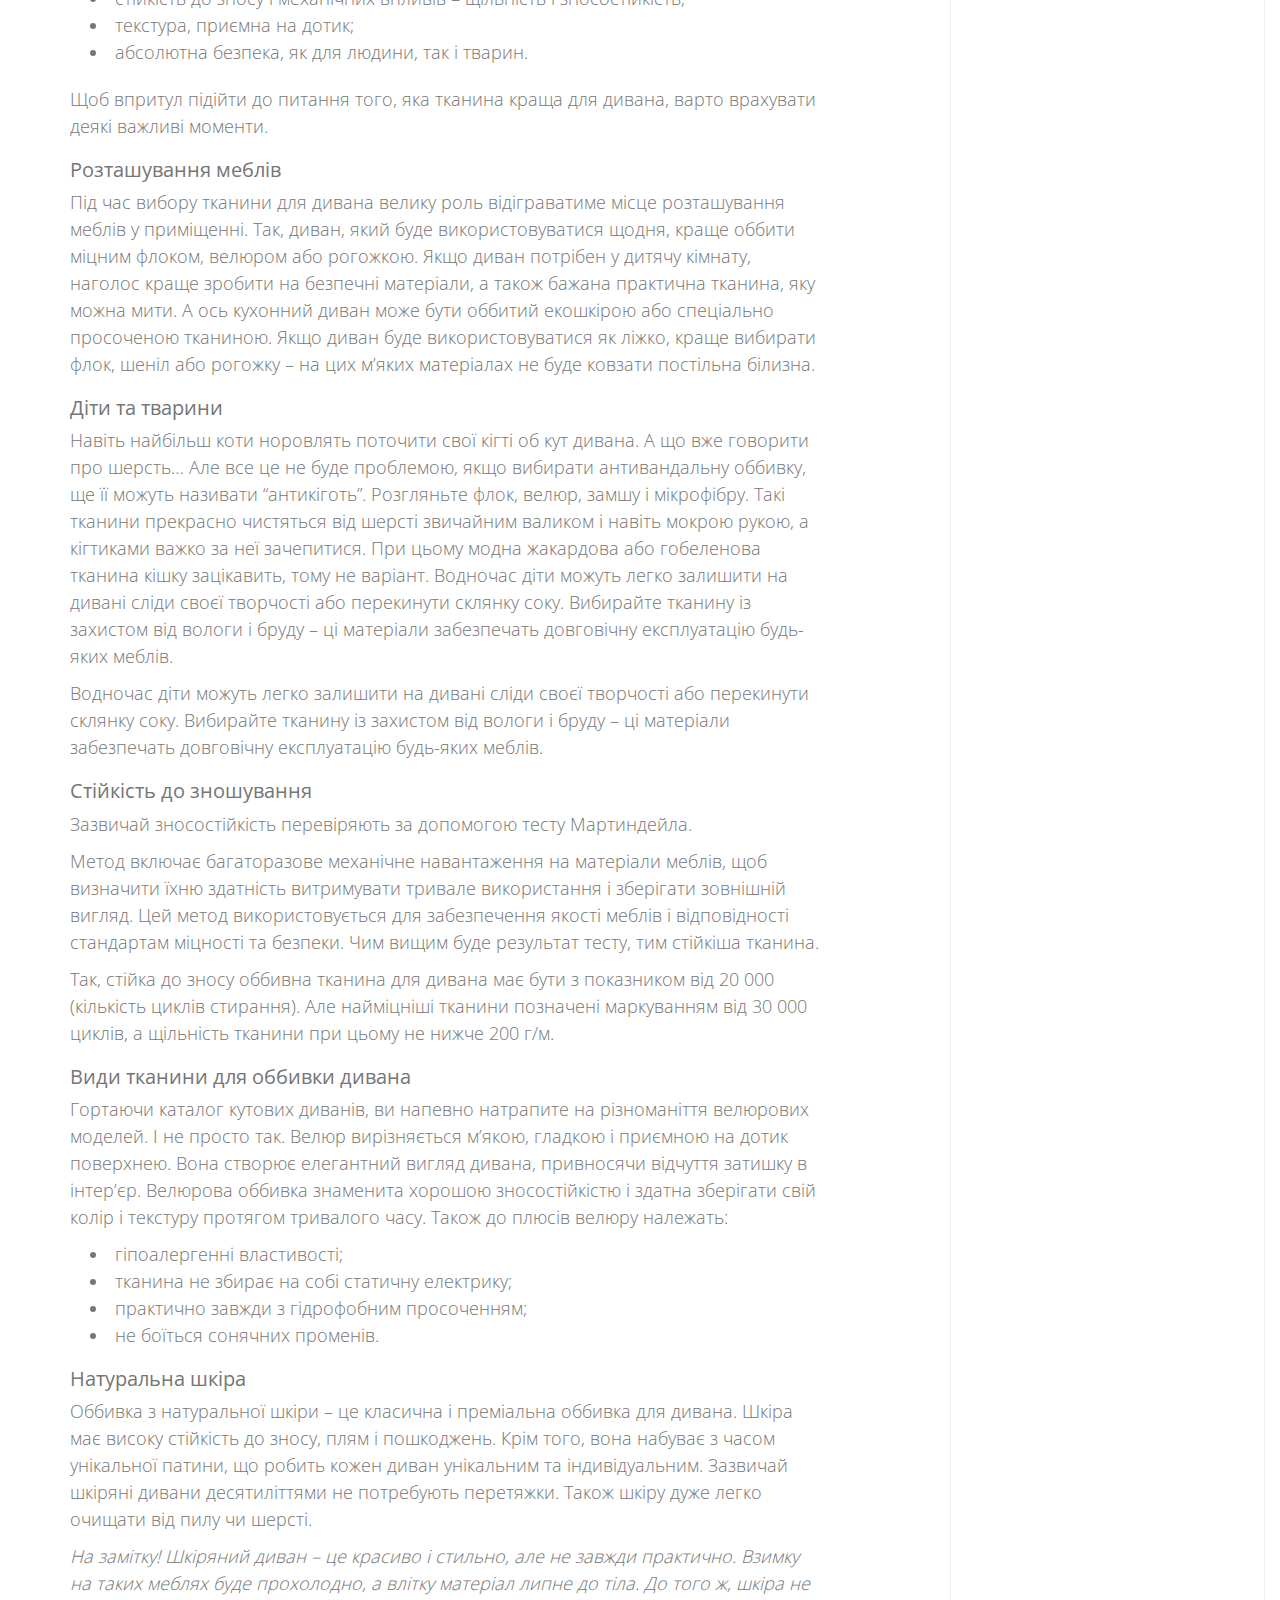
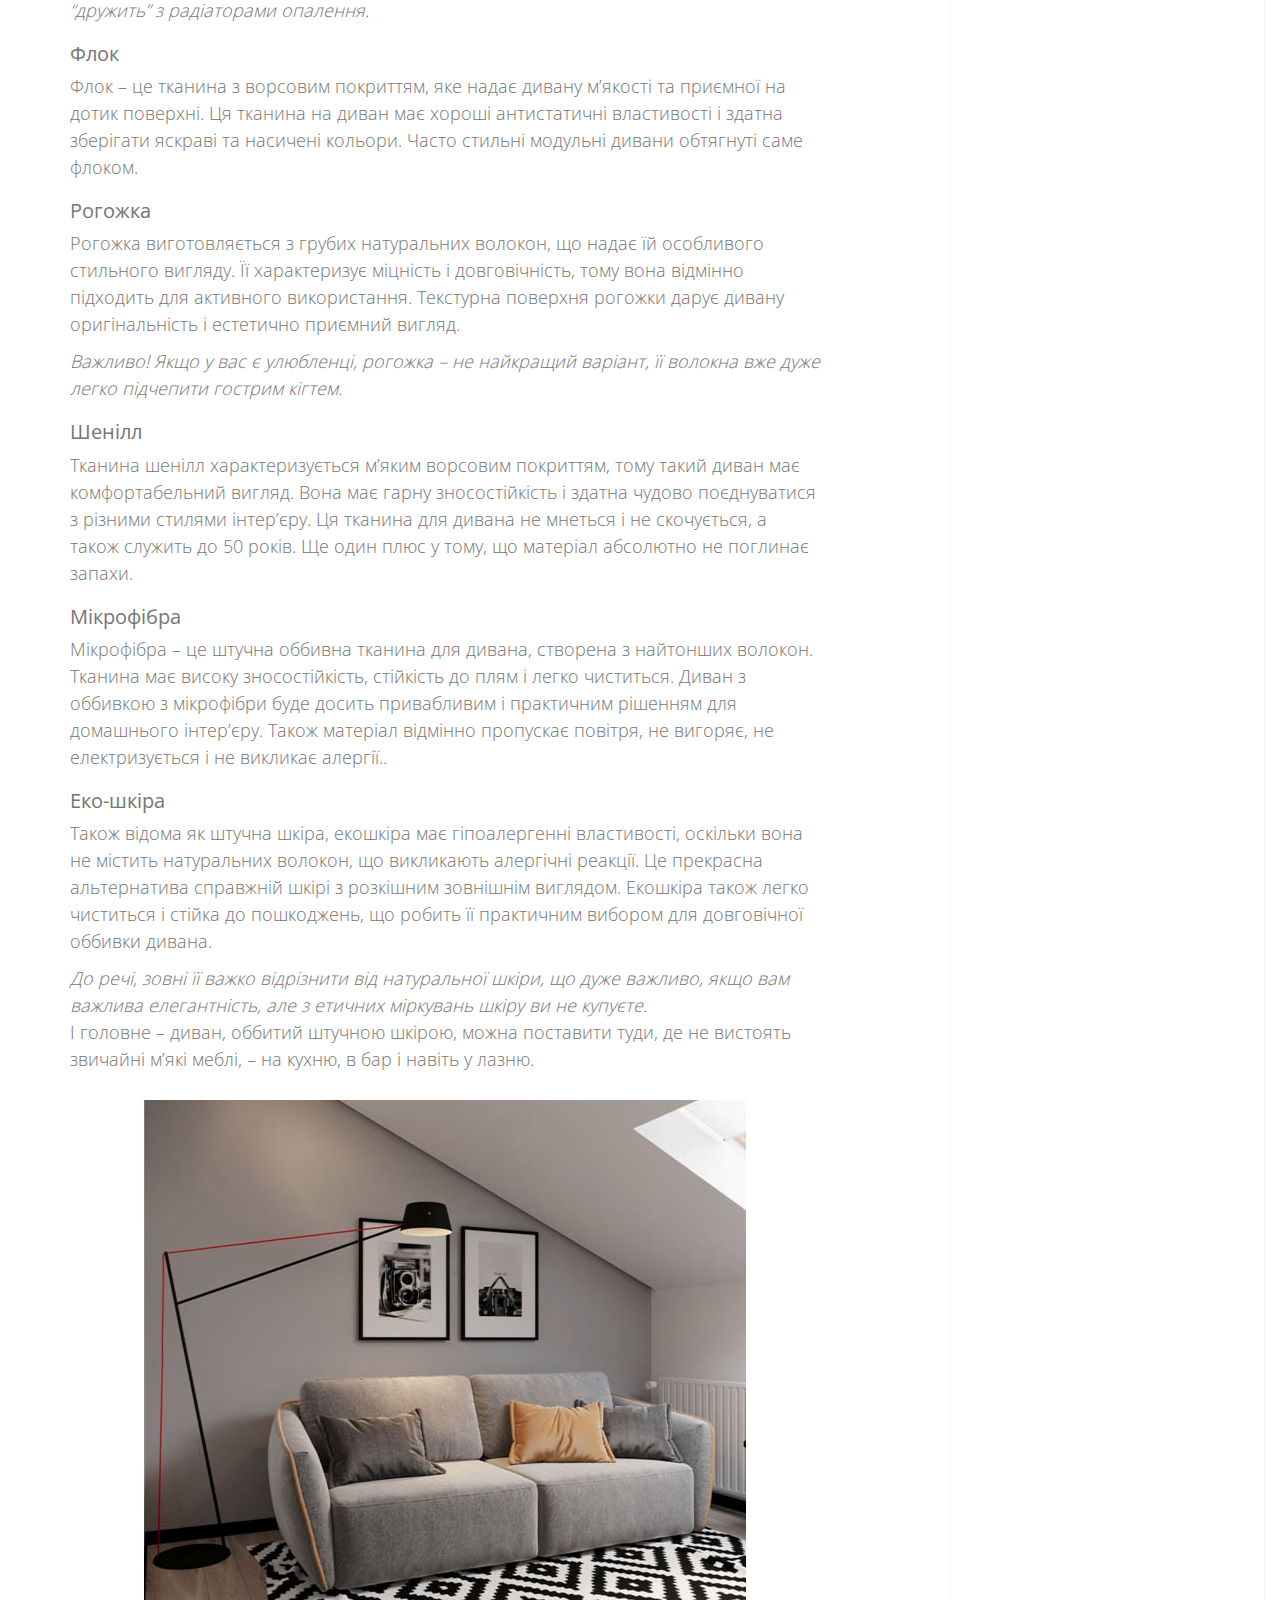
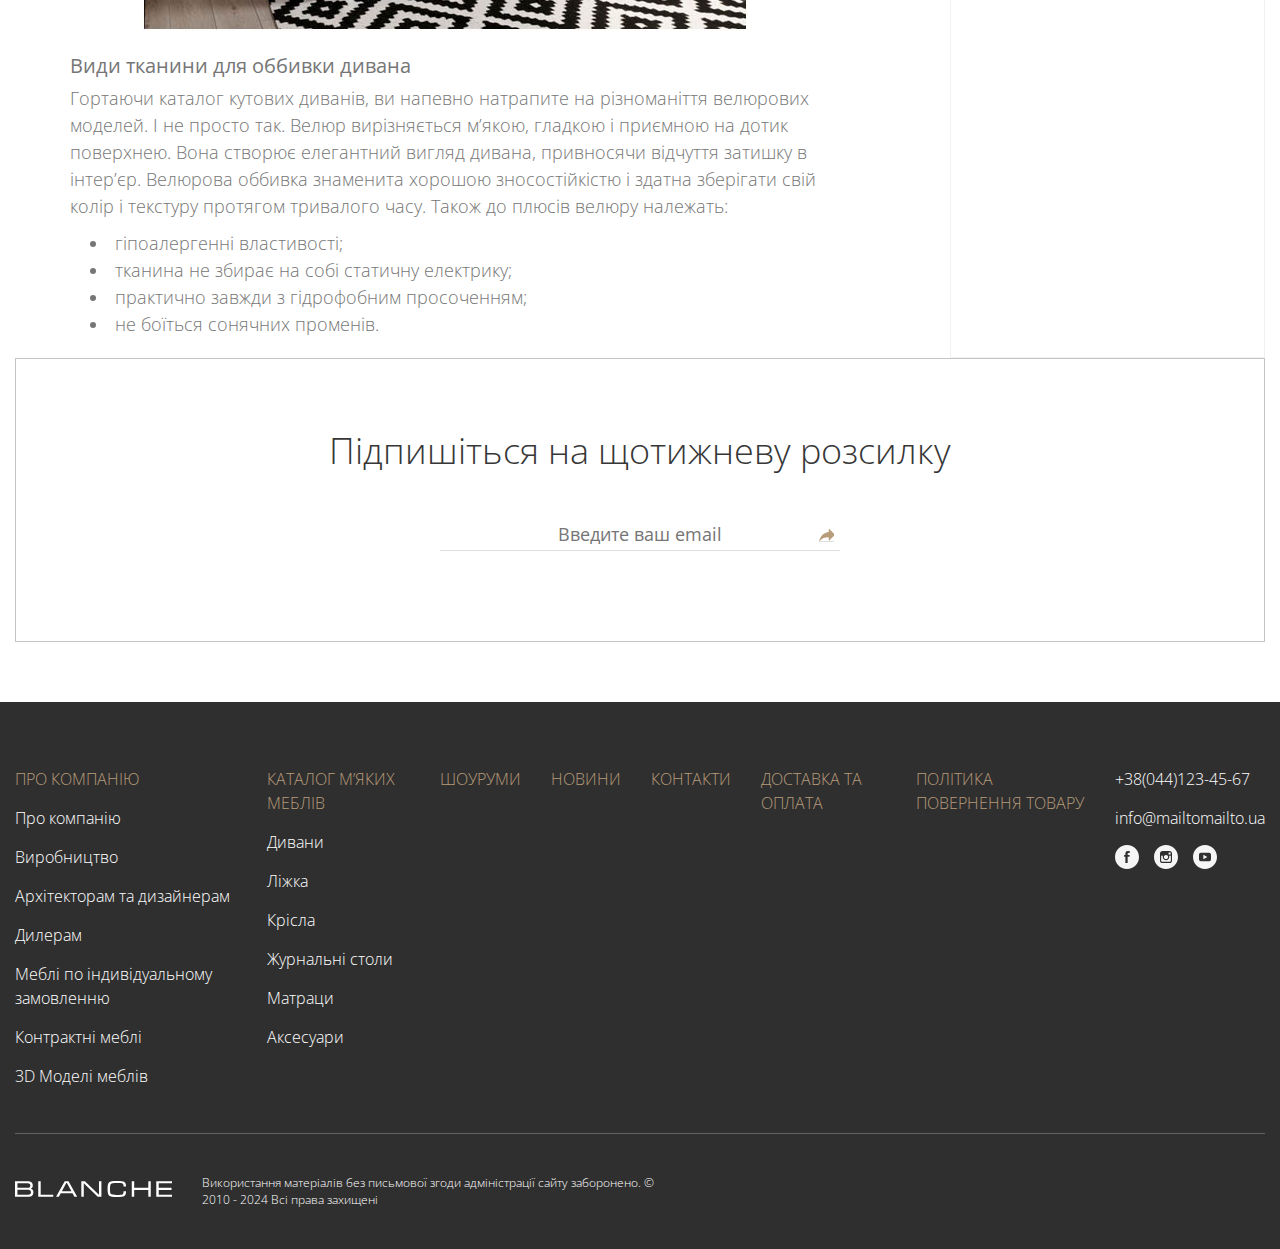
<file: single-news.html>
<!DOCTYPE html>
<html lang="en">
<head>
	<meta charset="UTF-8">
	<meta name="viewport" content="width=device-width, initial-scale=1.0">
	<link rel="stylesheet" href="./assets/style/swiper-bundle.min.css">
	<link rel="stylesheet" href="./assets/style/style.css">
	<title>Single-news</title>
</head>
<body>
	<header class="header">
		<div class="container">
			<div class="header__container">
				<a href="./index.html" class="logo">
					<svg id="logo" viewBox="0 0 113 30" class="svg-icon logo__img" width="120" height="30" fill="#201600">
						<path d="M11.7901 5.49491C12.2681 5.64262 12.6858 5.92832 12.9849 6.31219C13.3693 6.82726 13.5636 7.44865 13.5374 8.07954C13.5374 9.17978 13.219 10.0002 12.5822 10.5409C11.9454 11.0815 11.0146 11.3508 9.78975 11.3487H0.337402V0.145437H9.37704C10.5819 0.145437 11.5071 0.418918 12.1528 0.965879C12.7985 1.51284 13.1197 2.30008 13.1164 3.32761C13.1164 4.45631 12.6726 5.17874 11.7851 5.49491H11.7901ZM2.09308 9.84372H9.77477C10.4404 9.84372 10.9397 9.68564 11.2725 9.36948C11.4439 9.2028 11.5777 9.00471 11.6658 8.78728C11.754 8.56985 11.7945 8.33764 11.7851 8.10483C11.7942 7.87164 11.753 7.63916 11.6639 7.42167C11.5749 7.20418 11.44 7.00629 11.2675 6.84018C10.923 6.51137 10.4221 6.34855 9.76978 6.34855H2.09308V9.84372ZM10.9447 2.14675C10.6118 1.81478 10.0849 1.64932 9.36373 1.65037H2.09308V4.84045H9.36373C10.1076 4.84045 10.6285 4.71715 10.9197 4.47054C11.2109 4.22393 11.359 3.83822 11.359 3.32761C11.359 2.81701 11.2209 2.41865 10.9447 2.14675ZM17.0205 11.3487V0.145437H18.7795V9.84372H27.7958V11.3487H17.0205ZM42.9695 11.3487L41.5749 8.86362H33.1743L31.7898 11.3487H29.8161L36.0167 0.145437H38.7542L44.9515 11.3487H42.9695ZM37.6143 1.48755H37.1666L33.9665 7.35868H40.8194L37.6143 1.48755ZM59.7075 11.3487L49.6843 1.61875V11.3487H47.932V0.145437H50.4948L60.6011 9.95912V0.145437H62.3601V11.3487H59.7075ZM77.4955 1.86378C76.9796 1.62455 75.6195 1.50494 73.415 1.50494C71.0464 1.50494 69.6363 1.69832 69.1848 2.08509C68.7332 2.47187 68.5069 3.69858 68.5058 5.76523C68.5058 7.80658 68.7355 9.02433 69.1948 9.41848C69.6541 9.81263 71.0608 10.0092 73.415 10.0081C75.6062 10.0081 76.943 9.89431 77.4256 9.66667C77.9865 9.39319 78.271 8.65653 78.271 7.45353H80.025C80.025 9.23353 79.6367 10.3549 78.8601 10.8175C78.0863 11.2775 76.2691 11.5131 73.4117 11.5131C70.5061 11.5131 68.6694 11.1853 67.9017 10.5298C67.134 9.87428 66.749 8.2882 66.7468 5.77155C66.7468 3.24225 67.1285 1.64774 67.8917 0.98801C68.655 0.328285 70.4961 -0.00105135 73.415 2.52123e-06C76.2851 2.52123e-06 78.104 0.226059 78.8718 0.678171C79.6395 1.13028 80.0239 2.25003 80.025 4.0374H78.271C78.271 2.84125 78.0125 2.11882 77.4955 1.8701V1.86378ZM96.0042 11.3487V6.40862H85.8745V11.3487H84.1222V0.145437H85.8745V4.90052H95.9975V0.145437H97.7548V11.3487H96.0042ZM113 9.84372V11.3487H101.722V0.145437H113V1.65037H103.476V4.92107H112.667V6.42601H103.476V9.84372H113Z"></path>
						<rect y="15.5764" width="113" height="4"></rect>
						<rect y="23.5764" width="113" height="4"></rect>
					</svg>
				</a>
				<nav class="menu">
					<ul>
						<li>
							<a href="./catalog.html">Каталог</a>
							<ul class="sub-menu">
								<li><a href="#">Дивани</a></li>
								<li><a href="#">Ліжка</a></li>
								<li><a href="#">Крісла</a></li>
								<li><a href="#">Журнальні столи</a></li>
								<li><a href="#">Матраци</a></li>
								<li><a href="#">Шезлонги</a></li>
								<li><a href="#">Дровниці</a></li>
								<li><a href="#">Пуфи</a></li>
								<li><a href="#">3D Моделі меблів</a></li>
							</ul>
						</li>
						<li>
							<a href="#">Шоурум</a>
						</li>
						<li>
							<a href="./about.html">Про компанію</a>
							<ul class="sub-menu">
								<li>
									<a href="./about.html" >Про компанію</a> 
								</li>
								<li>
									<a href="./production.html" >Виробництво</a> 
								</li>
								<li>
									<a href="./design.html" >Архітекторам та дизайнерам</a> 
								</li>
								<li>
									<a href="#" >Дилерам</a> 
								</li>
								<li>
									<a href="#" >Меблі по індивідуальному замовленню</a> 
								</li>
								<li>
									<a href="#" >Контрактні меблі</a> 
								</li>
								<li>
									<a href="#">3D Моделі меблів</a> 
								</li>
							</ul>
						</li>
						<li><a href="./news.html">Новини</a></li>
						<li><a href="#">Контакти</a></li>
					</ul>
				</nav>
				<div class="header__info">
					<div class="header__lang">
						UK
					</div>
					<div class="header__call">
						<a href="tel:+380441234567" class="call">
							<span>+38 (044) 123-45-67</span>
							<svg version="1.1" xmlns="http://www.w3.org/2000/svg" xmlns:xlink="http://www.w3.org/1999/xlink" viewBox="0 0 16 16" width="22" height="22" style="fill: #969696;">
								<path d="M11 10c-1 1-1 2-2 2s-2-1-3-2-2-2-2-3 1-1 2-2-2-4-3-4-3 3-3 3c0 2 2.055 6.055 4 8s6 4 8 4c0 0 3-2 3-3s-3-4-4-3z"></path>
								</svg>
						</a>
						<button data-button="popup" class="header__popup">
							Передзвоніть мені
						</button>
					</div>
					<div class="burgerBtn">
						<span class="btn-menu-line btn-menu-line1"></span>
						<span class="btn-menu-line btn-menu-line2"></span>
						<span class="btn-menu-line btn-menu-line3"></span>
					  </div>
				</div>
			</div>
		</div>	
	</header>
	<main>
		<div class="breadcrumbs">
			<div class="container">
				<div class="breadcrumbs__container">
					<a href="./index.html">BLANCHE</a>
					<span>»</span>
					<a href="news.html">Новини</a>
					<span>»</span>
					<span>Архітекторам та дизайнерам</span>
				</div>
			</div>
		</div>
		<section class="heading mb-m">
			<div class="container">
				<div class="heading__container">					
					<div class="heading__content">
						<span>Новини</span>
						<h1 class="small-title">Тканина для оббивки дивана: як визначитися з найкращим матеріалом</h1>
					</div>
					<div class="heading__img ">
						<img src="./assets/images/about-heading.jpg" alt="Дизайнерам інтер'єрів та архітекторам">
					</div>
					<a href="#idea" class="mouse">
						<svg viewBox="0 0 24 24" fill="none" xmlns="http://www.w3.org/2000/svg"><g id="SVGRepo_bgCarrier" stroke-width="0"></g><g id="SVGRepo_tracerCarrier" stroke-linecap="round" stroke-linejoin="round"></g><g id="SVGRepo_iconCarrier"> <g id="style=linear"> <g id="mouse"> <path id="vector" d="M5 9C5 5.13401 8.13401 2 12 2C15.866 2 19 5.13401 19 9V15C19 18.866 15.866 22 12 22C8.13401 22 5 18.866 5 15V9Z" stroke="#000000" stroke-width="1.5"></path> <path id="vector_2" d="M12 7V10" stroke="#000000" stroke-width="1.5" stroke-linecap="round"></path> </g> </g> </g></svg>
					</a>
			</div>
		</section>
		<div class="page-wrap">
			<div class="container">
				<div class="page-main">
					<div class="main-content">
						<article class="article">
							<div class="article__stats">
								<div class="stats-date">
									<div class="stats-name">Дата</div>
									<span class="stats">31.07.2021</span>
								</div>
								<div class="stats-social">
									<div class="stats-name">Поділитись</div>
									<div class="social-link">
										<a href="#">
											<svg focusable="false" aria-hidden="true" xmlns="http://www.w3.org/2000/svg" viewBox="0 0 32 32" ct-phonet="true"><path fill="#fff" d="M28 16c0-6.627-5.373-12-12-12S4 9.373 4 16c0 5.628 3.875 10.35 9.101 11.647v-7.98h-2.474V16H13.1v-1.58c0-4.085 1.849-5.978 5.859-5.978.76 0 2.072.15 2.608.298v3.325c-.283-.03-.775-.045-1.386-.045-1.967 0-2.728.745-2.728 2.683V16h3.92l-.673 3.667h-3.247v8.245C23.395 27.195 28 22.135 28 16"></path></svg>
										</a>
										<a href="#">
											<svg focusable="false" aria-hidden="true" xmlns="http://www.w3.org/2000/svg" viewBox="0 0 32 32" ct-phonet="true"><path fill="#FFF" d="M28 8.557a10 10 0 0 1-2.828.775 4.93 4.93 0 0 0 2.166-2.725 9.7 9.7 0 0 1-3.13 1.194 4.92 4.92 0 0 0-3.593-1.55 4.924 4.924 0 0 0-4.794 6.049c-4.09-.21-7.72-2.17-10.15-5.15a4.94 4.94 0 0 0-.665 2.477c0 1.71.87 3.214 2.19 4.1a5 5 0 0 1-2.23-.616v.06c0 2.39 1.7 4.38 3.952 4.83-.414.115-.85.174-1.297.174q-.476-.001-.928-.086a4.935 4.935 0 0 0 4.6 3.42 9.9 9.9 0 0 1-6.114 2.107q-.597 0-1.175-.068a13.95 13.95 0 0 0 7.55 2.213c9.056 0 14.01-7.507 14.01-14.013q0-.32-.015-.637c.96-.695 1.795-1.56 2.455-2.55z"></path></svg>
										</a>
									</div>
								</div>
							</div>
							<p>У виборі тканини для оббивки дивана криється важливе рішення, яке надалі вплине на комфорт, естетику і довговічність меблів. Настільки багато різних матеріалів доступно на ринку, що визначити, яка тканина краща для оббивки дивана, досить складно. Варто ознайомитися з різними видами тканини, їхніми особливостями та перевагами, щоб вибрати найбільш слушний для вас варіант.</p>
							<img src="./assets/images/41.jpg" alt="couch">
							<h2>Що важливо знати про меблеві тканини?</h2>
							<p>До всіх матеріалів, які використовуються для оббивки меблів, висувається кілька вимог:</p>
							<ul>
								<li>стійкість до зносу і механічних впливів – щільність і зносостійкість;</li>
								<li>текстура, приємна на дотик;</li>
								<li>абсолютна безпека, як для людини, так і тварин.</li>
							</ul>
							<p>Щоб впритул підійти до питання того, яка тканина краща для дивана, варто врахувати деякі важливі моменти.</p>
							<h3>Розташування меблів</h3>
							<p>Під час вибору тканини для дивана велику роль відіграватиме місце розташування меблів у приміщенні. Так, диван, який буде використовуватися щодня, краще оббити міцним флоком, велюром або рогожкою. Якщо диван потрібен у дитячу кімнату, наголос краще зробити на безпечні матеріали, а також бажана практична тканина, яку можна мити. А ось кухонний диван може бути оббитий екошкірою або спеціально просоченою тканиною. Якщо диван буде використовуватися як ліжко, краще вибирати флок, шеніл або рогожку – на цих м’яких матеріалах не буде ковзати постільна білизна.</p>
							<h3>Діти та тварини</h3>
							<p>Навіть найбільш коти норовлять поточити свої кігті об кут дивана. А що вже говорити про шерсть… Але все це не буде проблемою, якщо вибирати антивандальну оббивку, ще її можуть називати “антикіготь”. Розгляньте флок, велюр, замшу і мікрофібру. Такі тканини прекрасно чистяться від шерсті звичайним валиком і навіть мокрою рукою, а кігтиками важко за неї зачепитися. При цьому модна жакардова або гобеленова тканина кішку зацікавить, тому не варіант. Водночас діти можуть легко залишити на дивані сліди своєї творчості або перекинути склянку соку. Вибирайте тканину із захистом від вологи і бруду – ці матеріали забезпечать довговічну експлуатацію будь-яких меблів.</p>
							<p>Водночас діти можуть легко залишити на дивані сліди своєї творчості або перекинути склянку соку. Вибирайте тканину із захистом від вологи і бруду – ці матеріали забезпечать довговічну експлуатацію будь-яких меблів.</p>
							<h3>Стійкість до зношування</h3>
							<p>Зазвичай зносостійкість перевіряють за допомогою тесту Мартиндейла.</p>
							
							<p>Метод включає багаторазове механічне навантаження на матеріали меблів, щоб визначити їхню здатність витримувати тривале використання і зберігати зовнішній вигляд. Цей метод використовується для забезпечення якості меблів і відповідності стандартам міцності та безпеки. Чим вищим буде результат тесту, тим стійкіша тканина.</p>
							<p>Так, стійка до зносу оббивна тканина для дивана має бути з показником від 20 000 (кількість циклів стирання). Але найміцніші тканини позначені маркуванням від 30 000 циклів, а щільність тканини при цьому не нижче 200 г/м.</p>
							<h3>Види тканини для оббивки дивана</h3>
							<p>Гортаючи каталог кутових диванів, ви напевно натрапите на різноманіття велюрових моделей. І не просто так. Велюр вирізняється м’якою, гладкою і приємною на дотик поверхнею. Вона створює елегантний вигляд дивана, привносячи відчуття затишку в інтер’єр. Велюрова оббивка знаменита хорошою зносостійкістю і здатна зберігати свій колір і текстуру протягом тривалого часу. Також до плюсів велюру належать:</p>
							<ul>
								<li>гіпоалергенні властивості;</li>
								<li>тканина не збирає на собі статичну електрику;</li>
								<li>практично завжди з гідрофобним просоченням;</li>
								<li>не боїться сонячних променів.</li>
							</ul>
							<h3>Натуральна шкіра</h3>
							<p>Оббивка з натуральної шкіри – це класична і преміальна оббивка для дивана. Шкіра має високу стійкість до зносу, плям і пошкоджень. Крім того, вона набуває з часом унікальної патини, що робить кожен диван унікальним та індивідуальним. Зазвичай шкіряні дивани десятиліттями не потребують перетяжки. Також шкіру дуже легко очищати від пилу чи шерсті.</p>
						<i>На замітку! Шкіряний диван – це красиво і стильно, але не завжди практично. Взимку на таких меблях буде прохолодно, а влітку матеріал липне до тіла. До того ж, шкіра не “дружить” з радіаторами опалення.</i>
						<h3>Флок</h3>
						<p>Флок – це тканина з ворсовим покриттям, яке надає дивану м’якості та приємної на дотик поверхні. Ця тканина на диван має хороші антистатичні властивості і здатна зберігати яскраві та насичені кольори. Часто стильні модульні дивани обтягнуті саме флоком.</p>
						<h3>Рогожка</h3>
						<p>Рогожка виготовляється з грубих натуральних волокон, що надає їй особливого стильного вигляду. Її характеризує міцність і довговічність, тому вона відмінно підходить для активного використання. Текстурна поверхня рогожки дарує дивану оригінальність і естетично приємний вигляд.</p>
					<i>Важливо! Якщо у вас є улюбленці, рогожка – не найкращий варіант, її волокна вже дуже легко підчепити гострим кігтем.</i>
					<h3>Шенілл</h3>
					<p>Тканина шенілл характеризується м’яким ворсовим покриттям, тому такий диван має комфортабельний вигляд. Вона має гарну зносостійкість і здатна чудово поєднуватися з різними стилями інтер’єру. Ця тканина для дивана не мнеться і не скочується, а також служить до 50 років. Ще один плюс у тому, що матеріал абсолютно не поглинає запахи.</p>
					<h3>Мікрофібра</h3>
					<p>Мікрофібра – це штучна оббивна тканина для дивана, створена з найтонших волокон. Тканина має високу зносостійкість, стійкість до плям і легко чиститься. Диван з оббивкою з мікрофібри буде досить привабливим і практичним рішенням для домашнього інтер’єру. Також матеріал відмінно пропускає повітря, не вигоряє, не електризується і не викликає алергії..</p>
					
				<h3>Еко-шкіра</h3>
				<p>Також відома як штучна шкіра, екошкіра має гіпоалергенні властивості, оскільки вона не містить натуральних волокон, що викликають алергічні реакції. Це прекрасна альтернатива справжній шкірі з розкішним зовнішнім виглядом. Екошкіра також легко чиститься і стійка до пошкоджень, що робить її практичним вибором для довговічної оббивки дивана.</p>
				<i>До речі, зовні її важко відрізнити від натуральної шкіри, що дуже важливо, якщо вам важлива елегантність, але з етичних міркувань шкіру ви не купуєте.</i>
				
				<p>І головне – диван, оббитий штучною шкірою, можна поставити туди, де не вистоять звичайні м’які меблі, – на кухню, в бар і навіть у лазню.</p>
				<img src="./assets/images/42.jpg" alt="couch">
				<h3>Види тканини для оббивки дивана</h3>
							<p>Гортаючи каталог кутових диванів, ви напевно натрапите на різноманіття велюрових моделей. І не просто так. Велюр вирізняється м’якою, гладкою і приємною на дотик поверхнею. Вона створює елегантний вигляд дивана, привносячи відчуття затишку в інтер’єр. Велюрова оббивка знаменита хорошою зносостійкістю і здатна зберігати свій колір і текстуру протягом тривалого часу. Також до плюсів велюру належать:</p>
							<ul>
								<li>гіпоалергенні властивості;</li>
								<li>тканина не збирає на собі статичну електрику;</li>
								<li>практично завжди з гідрофобним просоченням;</li>
								<li>не боїться сонячних променів.</li>
							</ul>
					</article>
				</div>
					<aside class="navBar">
						<div class="navBar-title">Ще на тему</div>
						<div class="related-article__content">
							<span class="related-name">новини</span>
							<a href="#" class="related-link">
								<h3>BLANCHE SUMMER SALE</h3>
							</a>
								<time class="time">19.06.2024</time>
							
						</div>
						<div class="related-article__content">
							<span class="related-name">новини</span>
							<a href="#" class="related-link">
								<h3>BLANCHE SUMMER SALE</h3>
							</a>
								<time class="time">19.06.2024</time>
							
						</div>
						<div class="related-article__content">
							<span class="related-name">новини</span>
							<a href="#" class="related-link">
								<h3>BLANCHE SUMMER SALE</h3>
							</a>
								<time class="time">19.06.2024</time>
							
						</div>
						<div class="related-article__content">
							<span class="related-name">новини</span>
							<a href="#" class="related-link">
								<h3>BLANCHE SUMMER SALE</h3>
							</a>
								<time class="time">19.06.2024</time>
							
						</div>
						<a href="./news.html" class="arrow-after">
							Всі новини
						</a>
					</aside>
				</div>

			</div>
		</div>
		<section class="subscribe mb-m">
			<div class="container">
				<div class="subscribe__container">
					<h2>Підпишіться на щотижневу розсилку</h2>
					<form action="#" type="post">
						<div class="input-row">
						<input type="email" name="news-email" id="news-email" placeholder="Введите ваш email">	
						<input type="submit" value="">
					</div>
					</form>
				</div>
			</div>
		</section>	
	</main>
	<footer class="footer">
		<div class="container">
			<div class="footer__container">
				<div class="footer__top">
					<ul class="footer__menu">
						<li>
							<a href="#">Про компанію</a>
							<ul class="sub-menu">
								<li>
									<a href="#" >Про компанію</a> 
								</li>
								<li>
									<a href="#" >Виробництво</a> 
								</li>
								<li>
									<a href="#" >Архітекторам та дизайнерам</a> 
								</li>
								<li>
									<a href="#" >Дилерам</a> 
								</li>
								<li>
									<a href="#" >Меблі по індивідуальному замовленню</a> 
								</li>
								<li>
									<a href="#" >Контрактні меблі</a> 
								</li>
								<li>
									<a href="#">3D Моделі меблів</a> 
								</li>
							</ul>
						</li>
						<li>
							<a href="#">КАТАЛОГ М’ЯКИХ МЕБЛІВ</a>
							<ul class="sub-menu">
								<li><a href="#">Дивани</a></li>
								<li><a href="#">Ліжка</a></li>
								<li><a href="#">Крісла</a></li>
								<li><a href="#">Журнальні столи</a></li>
								<li><a href="#">Матраци</a></li>
								<li><a href="#">Аксесуари</a></li>
							</ul>
						</li>
						<li>
							<a href="#">ШОУРУМИ</a>
						</li>
						<li>
							<a href="#">НОВИНИ</a>
						</li>
						<li>
							<a href="#">КОНТАКТИ</a>
						</li>
						<li>
							<a href="#">ДОСТАВКА ТА ОПЛАТА</a>
						</li>
						<li>
							<a href="#">ПОЛІТИКА ПОВЕРНЕННЯ ТОВАРУ</a>
						</li>
	
					</ul>
	
					<div class="footer__contact">
						<a href="tel:+380441234567">
							+38(044)123-45-67
						</a>
						<a href="mailto:info@blanche.ua">
							info@mailtomailto.ua
						</a>
						<div class="footer__social">
							<a href="#">
								<svg fill="#f5f5f5" height="200px" width="200px" version="1.1" id="Layer_1" xmlns="http://www.w3.org/2000/svg" xmlns:xlink="http://www.w3.org/1999/xlink" viewBox="-143 145 512 512" xml:space="preserve" stroke="#f5f5f5"><g id="SVGRepo_bgCarrier" stroke-width="0"></g><g id="SVGRepo_tracerCarrier" stroke-linecap="round" stroke-linejoin="round"></g><g id="SVGRepo_iconCarrier"> <path d="M113,145c-141.4,0-256,114.6-256,256s114.6,256,256,256s256-114.6,256-256S254.4,145,113,145z M169.5,357.6l-2.9,38.3h-39.3 v133H77.7v-133H51.2v-38.3h26.5v-25.7c0-11.3,0.3-28.8,8.5-39.7c8.7-11.5,20.6-19.3,41.1-19.3c33.4,0,47.4,4.8,47.4,4.8l-6.6,39.2 c0,0-11-3.2-21.3-3.2c-10.3,0-19.5,3.7-19.5,14v29.9H169.5z"></path> </g></svg>
							</a>
							<a href="#">
								<svg fill="#f5f5f5" height="200px" width="200px" version="1.1" id="Layer_1" xmlns="http://www.w3.org/2000/svg" xmlns:xlink="http://www.w3.org/1999/xlink" viewBox="-143 145 512 512" xml:space="preserve"><g id="SVGRepo_bgCarrier" stroke-width="0"></g><g id="SVGRepo_tracerCarrier" stroke-linecap="round" stroke-linejoin="round"></g><g id="SVGRepo_iconCarrier"> <g> <path d="M113,446c24.8,0,45.1-20.2,45.1-45.1c0-9.8-3.2-18.9-8.5-26.3c-8.2-11.3-21.5-18.8-36.5-18.8s-28.3,7.4-36.5,18.8 c-5.3,7.4-8.5,16.5-8.5,26.3C68,425.8,88.2,446,113,446z"></path> <polygon points="211.4,345.9 211.4,308.1 211.4,302.5 205.8,302.5 168,302.6 168.2,346 "></polygon> <path d="M183,401c0,38.6-31.4,70-70,70c-38.6,0-70-31.4-70-70c0-9.3,1.9-18.2,5.2-26.3H10v104.8C10,493,21,504,34.5,504h157 c13.5,0,24.5-11,24.5-24.5V374.7h-38.2C181.2,382.8,183,391.7,183,401z"></path> <path d="M113,145c-141.4,0-256,114.6-256,256s114.6,256,256,256s256-114.6,256-256S254.4,145,113,145z M241,374.7v104.8 c0,27.3-22.2,49.5-49.5,49.5h-157C7.2,529-15,506.8-15,479.5V374.7v-52.3c0-27.3,22.2-49.5,49.5-49.5h157 c27.3,0,49.5,22.2,49.5,49.5V374.7z"></path> </g> </g></svg>
							</a>
							<a href="#">
								<svg fill="#f5f5f5" height="200px" width="200px" version="1.1" id="Layer_1" xmlns="http://www.w3.org/2000/svg" xmlns:xlink="http://www.w3.org/1999/xlink" viewBox="-143 145 512 512" xml:space="preserve"><g id="SVGRepo_bgCarrier" stroke-width="0"></g><g id="SVGRepo_tracerCarrier" stroke-linecap="round" stroke-linejoin="round"></g><g id="SVGRepo_iconCarrier"> <g> <polygon points="78.9,450.3 162.7,401.1 78.9,351.9 "></polygon> <path d="M113,145c-141.4,0-256,114.6-256,256s114.6,256,256,256s256-114.6,256-256S254.4,145,113,145z M241,446.8L241,446.8 c0,44.1-44.1,44.1-44.1,44.1H29.1c-44.1,0-44.1-44.1-44.1-44.1v-91.5c0-44.1,44.1-44.1,44.1-44.1h167.8c44.1,0,44.1,44.1,44.1,44.1 V446.8z"></path> </g> </g></svg>
							</a>
						</div>
					</div>
				</div>
				<div class="footer__copy">
					<a href="#" class="logo">
						<svg width="157" height="16" viewBox="0 0 157 16" fill="none" xmlns="http://www.w3.org/2000/svg">
							<path d="M15.9597 7.63642C16.626 7.8417 17.208 8.23874 17.6248 8.77221C18.1605 9.48802 18.4312 10.3516 18.3947 11.2283C18.3947 12.7574 17.951 13.8976 17.0636 14.6489C16.1762 15.4002 14.8791 15.7745 13.1722 15.7715H0V0.202118H12.5971C14.2761 0.202118 15.5655 0.582181 16.4653 1.34231C17.3651 2.10243 17.8127 3.19649 17.808 4.62447C17.808 6.19305 17.1896 7.19704 15.9528 7.63642H15.9597ZM2.4466 13.6801H13.1514C14.079 13.6801 14.7747 13.4604 15.2385 13.021C15.4773 12.7894 15.6638 12.5141 15.7866 12.2119C15.9094 11.9097 15.966 11.587 15.9528 11.2635C15.9655 10.9394 15.908 10.6163 15.784 10.3141C15.66 10.0118 15.472 9.73683 15.2316 9.50597C14.7515 9.04902 14.0535 8.82274 13.1444 8.82274H2.4466V13.6801ZM14.7817 2.98339C14.3178 2.52204 13.5835 2.2921 12.5786 2.29356H2.4466V6.7269H12.5786C13.6152 6.7269 14.341 6.55554 14.7469 6.21283C15.1527 5.87011 15.3591 5.33407 15.3591 4.62447C15.3591 3.91487 15.1666 3.36125 14.7817 2.98339ZM23.2485 15.7715V0.202118H25.6998V13.6801H38.2644V15.7715H23.2485ZM59.4095 15.7715L57.4662 12.318H45.7596L43.8301 15.7715H41.0797L49.7205 0.202118H53.5354L62.1715 15.7715H59.4095ZM51.9468 2.06728H51.323L46.8635 10.2266H56.4133L51.9468 2.06728ZM82.7346 15.7715L68.7669 2.24963V15.7715H66.325V0.202118H69.8963L83.9799 13.8405V0.202118H86.4312V15.7715H82.7346ZM107.523 2.59014C106.804 2.25768 104.909 2.09145 101.837 2.09145C98.5359 2.09145 96.5708 2.3602 95.9416 2.89771C95.3124 3.43522 94.997 5.14001 94.9954 8.01208C94.9954 10.849 95.3155 12.5414 95.9555 13.0891C96.5956 13.6369 98.556 13.91 101.837 13.9086C104.89 13.9086 106.753 13.7504 107.426 13.434C108.207 13.054 108.604 12.0302 108.604 10.3584H111.048C111.048 12.8321 110.507 14.3904 109.425 15.0334C108.346 15.6727 105.814 16 101.832 16C97.7829 16 95.2235 15.5445 94.1536 14.6335C93.0838 13.7226 92.5473 11.5183 92.5442 8.02087C92.5442 4.50584 93.076 2.2899 94.1397 1.37306C95.2034 0.456226 97.769 -0.00146109 101.837 3.50382e-06C105.836 3.50382e-06 108.371 0.31416 109.441 0.942472C110.511 1.57078 111.046 3.12692 111.048 5.61088H108.604C108.604 3.94856 108.243 2.94458 107.523 2.59893V2.59014ZM133.315 15.7715V8.90622H119.199V15.7715H116.757V0.202118H119.199V6.81038H133.306V0.202118H135.755V15.7715H133.315ZM157 13.6801V15.7715H141.284V0.202118H157V2.29356H143.728V6.83894H156.536V8.93039H143.728V13.6801H157Z" fill="white"></path>
						</svg>
					</a>
					<p>
						Використання матеріалів без письмової згоди адміністрації сайту заборонено. © 2010 - 2024 Всі права захищені
					</p>
				</div>
			</div>
		</div>
	</footer>
	<script src="./assets/js/swiper.js"></script>
	<script src="./assets/js/script.js"></script>
	</body>
	</html>
</file>
<file: assets/style/style.css>
/* reset */
*,
*::before,
*::after {
  box-sizing: border-box;
}

ul[class],
ol[class] {
  padding: 0;
}

body,
h1,
h2,
h3,
h4,
p,
ul[class],
ol[class],
li,
figure,
figcaption,
blockquote,
dl,
dd {
  margin: 0;
  margin-block-start: 0;
  margin-block-end: 0;
  margin-inline-start: 0px;
  margin-inline-end: 0px;
}

ul[class],
ol[class] {
  list-style: none;
}

ul {
  list-style: none;
  margin: 0;
  padding: 0;
}

a:not([class]) {
  -webkit-text-decoration-skip: ink;
          text-decoration-skip-ink: auto;
}

img {
  max-width: 100%;
  display: block;
}

input,
button,
textarea,
select {
  font: inherit;
}

a {
  width: -moz-fit-content;
  width: fit-content;
  text-decoration: none;
  cursor: pointer;
  color: inherit;
}

button {
  cursor: pointer;
  border: 1px solid transparent;
}

@font-face {
  font-family: "Open Sans";
  src: url(../fonts/OpenSans-Light.ttf);
  font-weight: 300;
}
@font-face {
  font-family: "Open Sans";
  src: url(../fonts/OpenSans-Regular.ttf);
  font-weight: 400;
}
@font-face {
  font-family: "Open Sans";
  src: url(../fonts/OpenSans-Medium.ttf);
  font-weight: 500;
}
@font-face {
  font-family: "Open Sans";
  src: url(../fonts/OpenSans-Bold.ttf);
  font-weight: 700;
}
body {
  font-family: "Open Sans";
  font-size: 16px;
  font-weight: 300;
  line-height: 1.5;
  color: #373737;
  background: #fff;
  --webkit-overflow-scrolling:touch;
}

main {
  margin-top: 95px;
}
@media screen and (max-width: 367px) {
  main {
    margin-top: 110px;
  }
}

.container {
  max-width: 1450px;
  width: 100%;
  padding-left: 15px;
  padding-right: 15px;
  margin-left: auto;
  margin-right: auto;
  position: relative;
  z-index: 1;
}

.container-small {
  max-width: 1060px;
  width: 100%;
  padding-left: 15px;
  padding-right: 15px;
  margin-left: auto;
  margin-right: auto;
  position: relative;
  z-index: 1;
}

h1 {
  font-size: 48px;
  line-height: 110%;
  margin-bottom: 15px;
}

h2 {
  font-weight: 300;
  font-size: 28px;
}
@media screen and (min-width: 640px) {
  h2 {
    font-size: 36px;
  }
}

.beige {
  font-size: 18px;
  color: #b79c7a;
  font-weight: 300;
  text-transform: uppercase;
}

.btn {
  display: inline-block;
  border: 0;
  font-weight: 500;
  text-align: center;
  text-decoration: none;
  vertical-align: middle;
  -webkit-user-select: none;
  -moz-user-select: none;
  user-select: none;
  background-color: transparent;
  padding: 6px 20px;
  font-size: 16px;
  line-height: 1.5;
  box-shadow: none;
  transition: 0.2s ease-in-out;
}
.btn:hover {
  background-color: #c3893f;
}

.breadcrumbs {
  padding: 5px 0;
  margin-bottom: 10px;
}
.breadcrumbs__wrap {
  display: flex;
  align-items: center;
  justify-content: flex-start;
  gap: 5px;
  flex-wrap: wrap;
  font-weight: 300;
}
.breadcrumbs a {
  cursor: pointer;
  color: #494949;
  text-transform: uppercase;
}

.video-btn {
  background: transparent;
  outline: none;
  color: #b79c7a;
  font-size: 16px;
  display: flex;
  gap: 10px;
  align-items: center;
}
.video-btn svg {
  max-width: 38px;
  max-height: 38px;
}

.row {
  display: flex;
  align-items: center;
  justify-content: center;
}

.row-reverse {
  display: flex;
  align-items: center;
  justify-content: center;
  flex-direction: row-reverse;
}

.animation-row_description {
  max-width: 555px;
  font-weight: 300;
  line-height: 1.41;
  padding-left: 15px;
}

.animation-row_image {
  max-width: 700px;
  width: 100%;
  background-size: cover;
  background-position: 50%;
}

.arrow-after {
  display: flex;
  align-items: center;
  justify-content: center;
  gap: 5px;
  color: #b79c7a;
  transition: 0.3s ease-in-out;
}
.arrow-after:hover {
  color: #c3893f;
}
.arrow-after:after {
  content: "";
  width: 20px;
  height: 15px;
  background: url(../images/arrow-right.svg) center center/cover no-repeat;
}

.mb-m {
  margin-bottom: 60px;
}

.title-row {
  display: flex;
  align-items: center;
  justify-content: space-between;
  gap: 20px;
}
@media screen and (max-width: 767px) {
  .title-row {
    flex-direction: column;
    align-items: flex-start;
  }
}

.breadcrumbs__container {
  display: flex;
  align-items: center;
  justify-content: start;
  gap: 5px;
  flex-wrap: wrap;
}
.breadcrumbs__container a:nth-child(1) {
  text-transform: uppercase;
}
.breadcrumbs__container a {
  color: #767676;
}
.breadcrumbs__container span {
  color: #373737;
  font-weight: 500;
}

.mouse {
  position: absolute;
  bottom: -57px;
  left: 50%;
  max-width: 16px;
  display: flex;
  flex-direction: column;
  align-items: center;
  justify-content: center;
  width: 100%;
  height: -moz-fit-content;
  height: fit-content;
  z-index: 2;
}
.mouse svg {
  max-width: inherit;
}
.mouse:after {
  content: "";
  width: 16px;
  height: 10px;
  background: url(../images/arrow-short-down.svg) center center/contain no-repeat;
}

.quotes {
  background-image: url(../images/quotes.png);
  width: 37px;
  height: 37px;
  background-size: contain;
  background-position: 50%;
  margin-bottom: 23px;
}

.page-main {
  display: flex;
  gap: 20px;
}
@media screen and (max-width: 1023px) {
  .page-main {
    flex-direction: column;
  }
}

.main-content {
  width: 60%;
  margin: 0 auto;
}
@media screen and (max-width: 1023px) {
  .main-content {
    width: 100%;
  }
}

.navBar {
  width: 24px;
  border: 1px solid hsla(0, 0%, 77.3%, 0.244);
  padding: 40px 15px 40px 40px;
  box-sizing: border-box;
  max-width: 315px;
  width: 100%;
  margin-left: auto;
}
@media screen and (max-width: 1023px) {
  .navBar {
    width: 100%;
    margin: 40px 0;
  }
}

.nabBar-title {
  font-size: 24px;
  line-height: 1.2;
  margin-bottom: 40px;
}

.related-article__content {
  display: flex;
  flex-direction: column;
  margin-bottom: 20px;
}
.related-article__content:nth-last-of-type(1) {
  margin-bottom: 40px;
}

.related-name {
  font-size: 14px;
  line-height: 21px;
  text-transform: lowercase;
  color: #b79c7a;
  font-weight: 300;
}

.related-link {
  margin-bottom: 5px;
}
.related-link h3 {
  font-weight: 300;
  font-size: 16px;
  line-height: 120%;
  color: #373737;
}

.time {
  color: #9a9a9a;
  font-size: 14px;
  line-height: 21px;
  font-weight: 300;
}

.connect__container {
  padding: 60px 0;
}
@media screen and (min-width: 1200px) {
  .connect__container {
    padding: 75px 0;
  }
}

.header {
  position: fixed;
  top: 0;
  left: 0;
  right: 0;
  z-index: 3;
  padding: 25px 0;
  color: #969696;
  font-size: 12px;
  height: auto;
  border-bottom: 1px solid transparent;
  transition: background-color 0.3s ease-in-out, border-color 0.3s ease-in-out, box-shadow 0.3s ease-in-out;
  background-color: #fff;
}

.header__container {
  display: flex;
  align-items: center;
  flex-wrap: wrap;
  gap: 15px;
}
@media screen and (min-width: 1440px) {
  .header__container {
    justify-content: space-between;
    gap: 65px;
  }
}
.header__container .menu {
  display: flex;
  align-items: center;
  margin: 0 auto;
}
@media screen and (max-width: 980px) {
  .header__container .menu {
    display: flex;
    align-items: center;
    position: fixed;
    top: 0;
    right: 0;
    overflow: auto;
    height: 100dvh;
    z-index: 1;
    max-width: 280px;
    width: 100%;
    padding: 80px 20px 25px;
    background-color: #fff;
    will-change: transform;
    transform: translateX(100%);
    transition: transform 0.2s ease-in-out;
  }
  .open .header__container .menu {
    transform: translateX(0);
    box-shadow: 0 5px 20px rgba(0, 0, 0, 0.15);
  }
}
.header__container .menu ul {
  display: flex;
  align-items: center;
  gap: 40px;
}
@media screen and (max-width: 980px) {
  .header__container .menu ul {
    flex-direction: column;
    height: 100%;
    align-items: flex-start;
    gap: 25px;
  }
}
.header__container .menu ul li {
  font-weight: 400;
  color: #585858;
  font-size: 16px;
}
.header__container .menu ul li a {
  color: inherit;
}
.header__container .menu ul ul.sub-menu {
  display: flex;
  flex-direction: column;
  align-items: start;
  text-transform: none;
  background-color: #fff;
  gap: 15px;
  transition: opacity 0.3s ease, transform 0.3s ease, visibility 0.3s ease;
}
@media screen and (min-width: 981px) {
  .header__container .menu ul ul.sub-menu {
    visibility: hidden;
    opacity: 0;
    box-shadow: 0 0 15px rgba(0, 0, 0, 0.15);
    width: 240px;
    top: calc(100% + 7px);
    left: 0;
    transform: translateY(10px);
    position: absolute;
    padding: 25px 20px;
  }
}
@media screen and (max-width: 980px) {
  .header__container .menu ul ul.sub-menu {
    position: static;
    padding: 0;
    opacity: 1;
    transform: none;
    transition: none;
    visibility: visible;
    background-color: transparent;
    box-shadow: none;
    margin-top: 5px;
    gap: 10px;
  }
}
.header__container .menu ul ul.sub-menu li a:hover {
  color: #a58359;
}
.header__container .menu ul li:has(.sub-menu) {
  position: relative;
  transition: 0.3s linear;
}
@media screen and (min-width: 981px) {
  .header__container .menu ul li:has(.sub-menu):hover .sub-menu, .header__container .menu ul li:has(.sub-menu):focus-within .sub-menu {
    opacity: 1;
    visibility: visible;
    transform: translateY(0);
  }
}
.header__container .menu ul li:not(.sub-menu li) {
  position: relative;
}
@media screen and (max-width: 980px) {
  .header__container .menu ul li:not(.sub-menu li) {
    color: #b79c7a;
  }
}
.header__container .menu ul li:not(.sub-menu li)::before {
  content: "";
  position: absolute;
  bottom: -7px;
  left: 0;
  width: 100%;
  height: 2px;
  background-color: #b79c7a;
  transform: translateY(7px);
  opacity: 0;
  transition: 0.3s ease-in-out;
}
.header__container .menu ul li:not(.sub-menu li):hover:before {
  opacity: 1;
  transform: translateY(0);
}
.header__container .menu ul li:not(.sub-menu li) > a {
  font-size: 18px;
  display: flex;
  height: auto;
  width: -moz-fit-content;
  width: fit-content;
}
.header__container .menu ul li:not(.sub-menu li) > a .sub {
  margin-top: 0px;
  font-size: 75%;
  line-height: 0;
  position: relative;
  display: block;
}

.header__info {
  display: flex;
  align-items: center;
  margin-left: auto;
  gap: 20px;
}
@media screen and (min-width: 1200px) {
  .header__info {
    margin: 0;
    gap: 30px;
  }
}

.header__lang {
  font-size: 18px;
  line-height: 1.5;
}

.header__call {
  display: flex;
  gap: 30px;
}
@media screen and (max-width: 1200px) {
  .header__call {
    flex-direction: column-reverse;
    gap: 5px;
  }
}

.call {
  display: flex;
  align-items: center;
  justify-content: center;
}
@media screen and (max-width: 767px) {
  .call span {
    display: none;
  }
}
@media screen and (min-width: 767px) {
  .call svg {
    display: none;
  }
}

.header__popup {
  display: none;
}
@media screen and (min-width: 768px) {
  .header__popup {
    display: flex;
    align-items: center;
    justify-content: center;
    background-color: transparent;
    border: none;
    outline: none;
    text-transform: uppercase;
    color: #b79c7a;
    font-weight: 700;
    padding: 0;
  }
}

.burgerBtn {
  display: none;
}
@media screen and (max-width: 1023px) {
  .burgerBtn {
    display: block;
    width: 50px;
    height: 50px;
    border: 0.5px solid #fff;
    background-color: #fff;
    cursor: pointer;
    position: relative;
    right: 0;
    top: calc(50% - 22.5px);
    border-radius: 50%;
    z-index: 10;
  }
  .burgerBtn .btn-menu-line {
    width: 28px;
    height: 2px;
    position: absolute;
    left: 10px;
    background-color: #b79c7a;
    transition: cubic-bezier(0.175, 0.885, 0.32, 1.275) 0.5s;
  }
  .burgerBtn .btn-menu-line1 {
    bottom: 23px;
    transition: bottom 0.1s ease-out, top 0.1s ease-out, transform 0.1s ease-out 0.1s;
  }
  .burgerBtn .btn-menu-line2 {
    top: 14px;
  }
  .burgerBtn .btn-menu-line3 {
    bottom: 14px;
    transition: bottom 0.1s ease-out, top 0.1s ease-out, transform 0.1s ease-out 0.1s;
  }
  .open .burgerBtn .btn-menu-line1 {
    top: 21px;
    transform: rotate(-45deg);
  }
  .open .burgerBtn .btn-menu-line2 {
    opacity: 0;
  }
  .open .burgerBtn .btn-menu-line3 {
    bottom: 24px;
    transform: rotate(45deg);
  }
}

.footer {
  background-color: #2f2f2f;
  color: #fff;
}

.footer__top {
  padding: 65px 0 45px;
  display: flex;
  justify-content: space-between;
}
@media screen and (max-width: 1200px) {
  .footer__top {
    flex-wrap: wrap;
    gap: 20px;
  }
}

.footer__menu {
  display: flex;
  gap: 30px;
  flex-grow: 0;
  flex-shrink: 0;
  max-width: 100%;
  width: 100%;
}
@media screen and (min-width: 1200px) {
  .footer__menu {
    max-width: 87%;
  }
}
@media screen and (max-width: 1023px) {
  .footer__menu {
    display: flex;
    flex-direction: column;
  }
}
.footer__menu li {
  text-transform: none;
  max-width: -moz-fit-content;
  max-width: fit-content;
}
.footer__menu li a {
  transition: color 0.4s ease-in-out;
}
.footer__menu li a:hover {
  color: #b79c7a;
}
.footer__menu .sub-menu {
  display: flex;
  flex-direction: column;
  gap: 15px 30px;
  max-width: -moz-fit-content;
  max-width: fit-content;
}
@media screen and (max-width: 640px) {
  .footer__menu .sub-menu {
    display: flex;
    flex-direction: column;
    gap: 15px;
  }
}
.footer__menu .sub-menu li > a {
  color: #fff;
  font-size: 16px;
  transition: color 0.4s ease-in-out;
}
.footer__menu .sub-menu li > a:hover {
  color: #b79c7a;
}
.footer__menu li:not(.sub-menu li) {
  text-transform: uppercase;
  color: #b79c7a;
  display: flex;
  flex-direction: column;
  gap: 15px;
}

.footer__contact {
  display: flex;
  gap: 15px;
  margin-right: auto;
}
@media screen and (min-width: 1200px) {
  .footer__contact {
    flex-direction: column;
    margin: 0;
  }
}
@media screen and (max-width: 640px) {
  .footer__contact {
    flex-direction: column;
    margin: 0;
  }
}

.footer__social {
  display: flex;
  gap: 15px;
}
.footer__social a {
  max-width: -moz-fit-content;
  max-width: fit-content;
  transition: 0.3s ease-in-out;
}
.footer__social a svg {
  max-width: 24px;
  max-height: 24px;
}
.footer__social a svg path {
  transition: 0.3s ease-in-out;
}
.footer__social a:hover svg path {
  fill: #b79c7a;
}

.footer__copy {
  padding: 40px 0;
  font-size: 12px;
  line-height: 1.43;
  border-top: 1px solid #636363;
  display: flex;
  align-items: center;
  justify-content: flex-start;
  gap: 30px;
}
@media screen and (max-width: 550px) {
  .footer__copy {
    flex-direction: column;
    justify-content: center;
  }
}
.footer__copy p {
  max-width: 38%;
}
@media screen and (max-width: 550px) {
  .footer__copy p {
    max-width: 100%;
  }
}

.hero__container {
  position: relative;
  padding-top: 20px;
}

.hero__content {
  position: absolute;
  top: 0%;
  transform: translate(0%, 50%);
  max-width: 630px;
  z-index: 2;
  left: 50px;
}
@media screen and (max-width: 980px) {
  .hero__content {
    transform: translate(0%, 100%);
  }
}
@media screen and (min-width: 1024px) {
  .hero__content {
    left: 130px;
  }
}
@media screen and (max-width: 639px) {
  .hero__content {
    left: 25px;
  }
}
.hero__content h1 {
  font-weight: 300;
  line-height: 1;
  color: #fff;
  font-size: calc(6.94444vw + 6.66667px);
}
@media screen and (min-width: 1560px) {
  .hero__content h1 {
    font-size: 72px;
  }
}

.hero__video {
  max-width: 100%;
  width: 100%;
  align-self: start;
  height: 50dvh;
}
@media screen and (min-width: 1200px) {
  .hero__video {
    height: 70vh;
  }
}
.hero__video video {
  max-width: 100%;
  width: 100%;
  display: block;
  height: 50dvh;
  -o-object-fit: cover;
     object-fit: cover;
}
@media screen and (min-width: 1200px) {
  .hero__video video {
    height: 70vh;
  }
}

.about {
  padding: 150px 0;
}
.about .about-inro {
  padding: 60px 0;
}
@media screen and (max-width: 767px) {
  .about {
    padding: 75px 0;
  }
}

.about__container h2 {
  font-weight: 300;
  font-size: 28px;
  line-height: 110%;
  margin-bottom: 65px;
  color: #767676;
}
@media screen and (min-width: 640px) {
  .about__container h2 {
    font-size: 36px;
  }
}

.about__intro_row {
  gap: 60px;
  justify-content: space-between;
  position: relative;
  padding-top: 50px;
}
@media screen and (max-width: 767px) {
  .about__intro_row {
    flex-direction: column;
    gap: 30px;
  }
}
.about__intro_row:before {
  content: "";
  position: absolute;
  top: 5%;
  left: 0;
  width: 40%;
  min-height: 371px;
  height: 100%;
  z-index: -1;
  background: url(../images/Mask-Group.png) center center/cover no-repeat;
}
@media screen and (max-width: 767px) {
  .about__intro_row:before {
    top: 0;
    width: 100%;
    height: calc(65% - 20px);
    background-position: top;
  }
}
@media screen and (max-width: 550px) {
  .about__intro_row:before {
    height: calc(50% + 2vw);
    min-height: 240px;
  }
}

.intro__description {
  flex: 1 1 45%;
  width: calc(50% - 30vw);
  color: #767676;
}
@media screen and (max-width: 767px) {
  .intro__description {
    width: 100%;
  }
  .intro__description p {
    margin-bottom: 20px;
  }
}

.intro__image {
  display: flex;
  justify-content: flex-end;
  width: calc(25% - 30px);
  flex: 1 1 45%;
  color: #767676;
}
@media screen and (max-width: 867px) {
  .intro__image {
    justify-content: flex-end;
    flex: 0 1 40%;
    margin-left: -3%;
  }
}
@media screen and (max-width: 767px) {
  .intro__image {
    justify-content: flex-end;
    width: 100%;
    height: auto;
    margin-bottom: 40px;
  }
}

.intro__image-content {
  margin-right: -6%;
  margin-top: 0px;
  max-width: 200px;
  display: flex;
  flex-direction: column;
  min-width: 180px;
  height: 80%;
}
@media screen and (max-width: 867px) {
  .intro__image-content {
    margin: 0;
  }
}
.intro__image-content div {
  background-color: #fff;
  padding: 15px;
  text-align: center;
}

.intro__description div {
  font-size: 21px;
  font-weight: 400;
  line-height: 1;
}
.intro__description ul {
  display: flex;
  gap: 10px;
}
@media screen and (max-width: 550px) {
  .intro__description ul {
    flex-wrap: wrap;
  }
}
.intro__description ul li {
  display: flex;
  flex-direction: column;
  gap: 5px;
  flex: 1 1 25%;
  width: auto;
}
@media screen and (max-width: 550px) {
  .intro__description ul li {
    flex: 1 1 45%;
  }
}
.intro__description ul li div {
  display: flex;
  flex-direction: column;
  font-size: 16px;
  flex: 1 1 50%;
  line-height: 1.2;
}
.intro__description ul .count {
  font-size: 40px;
  line-height: 1;
  display: flex;
  flex-direction: row;
  align-items: end;
  gap: 5px;
}
.intro__description ul .count span {
  font-size: 25px;
  display: block;
  max-width: 100%;
  width: -moz-fit-content;
  width: fit-content;
}

.parallax-item {
  position: fixed;
  width: 100%;
  height: 100%;
  left: 0;
  top: 0;
  z-index: -1;
  background-size: 100%;
  background-repeat: no-repeat;
}
.parallax-item-left {
  background-image: url("../images/parallax-item-3-left@2x.jpg");
  background-size: 735px;
  background-position: left -50px bottom;
  opacity: 0.85;
  transform: translateY(6.25%);
}
.parallax-item-right {
  background-image: url("../images/parallax-item-1@2x.jpg");
  background-size: 735px;
  background-position: right -57% top;
  opacity: 0.85;
  transform: translateY(6.25%);
}

section {
  position: relative;
  overflow: hidden;
}
section .parallax-item {
  z-index: -1;
}
section .container {
  position: relative;
}

@media screen and (max-width: 576px) {
  .parallax-item {
    display: none;
  }
}
.image__text,
.image__image {
  flex: 1 1 45%;
}
@media screen and (max-width: 767px) {
  .image__text,
  .image__image {
    max-width: 100%;
    width: 100%;
    margin: 0;
  }
}

.image__text-row {
  margin-bottom: 60px;
}
@media screen and (max-width: 767px) {
  .image__text-row {
    flex-direction: column;
  }
}

.image__text p {
  margin-bottom: 18px;
}
@media screen and (max-width: 767px) {
  .image__text {
    padding: 10px;
  }
}

.image__image {
  position: relative;
}
@media screen and (max-width: 767px) {
  .image__image {
    aspect-ratio: 1/0.75;
  }
}
.image__image img {
  -o-object-fit: cover;
     object-fit: cover;
  max-width: 110%;
  width: 120%;
}

@media screen and (max-width: 767px) {
  .image__text-row.row-reverse {
    flex-direction: column;
  }
}

.our {
  margin-bottom: 40px;
}

@media screen and (max-width: 1023px) {
  .our__container {
    flex-direction: column;
  }
}

.our-slider {
  position: relative;
  aspect-ratio: auto;
}
@media screen and (max-width: 1023px) and (min-width: 768px) {
  .our-slider {
    max-width: 60%;
  }
}
@media screen and (max-width: 767px) {
  .our-slider {
    max-width: 100%;
  }
}

.our__content {
  flex: 1 1 15%;
}
.our__content p {
  margin-bottom: 18px;
}
@media screen and (max-width: 767px) {
  .our__content {
    padding: 10px;
  }
}

.carousel {
  max-width: 90%;
  position: relative;
}

.carousel-slide {
  display: flex;
  flex-direction: column;
  height: 100%;
  align-items: center;
  overflow: hidden;
}
.carousel-slide:hover img {
  transform: scale(1.1);
}

.carousel-btn {
  position: absolute;
  top: calc(50% - 40px);
  z-index: 2;
  cursor: pointer;
}
.carousel-btn:hover {
  transform: scale(1.2);
}

.carousel-button-prev {
  right: inherit;
  left: 0;
}

.carousel-button-next {
  right: 0;
}

.art-name {
  font-size: 22px;
  margin-bottom: 5px;
  text-transform: uppercase;
  color: #333;
}

.art-price {
  color: #b79c7a;
}

.carousel .carousel-btn {
  display: none;
}

.carousel.show-arrows .carousel-btn {
  display: block;
}

.owl {
  padding: 40px 0 60px;
}

.owl-slide {
  display: flex;
  background: #ebebeb;
}
@media screen and (max-width: 767px) {
  .owl-slide {
    flex-direction: column;
  }
}

.owl-slide img {
  flex: 0 0 58%;
  max-width: 58%;
  -o-object-fit: cover;
     object-fit: cover;
  -o-object-position: 100% 100%;
     object-position: 100% 100%;
}
@media screen and (max-width: 1023px) {
  .owl-slide img {
    -o-object-position: 50% 50%;
       object-position: 50% 50%;
  }
}
@media screen and (max-width: 767px) {
  .owl-slide img {
    flex: 0 0 100%;
    max-width: 100%;
  }
}

.owl-slide-content {
  display: flex;
  flex-direction: column;
  gap: 20px;
  color: #767676;
  flex: 0 0 41%;
  max-width: 41%;
  padding: 30px;
  justify-content: center;
}
@media screen and (min-width: 1024px) {
  .owl-slide-content {
    padding: 60px;
  }
}
@media screen and (max-width: 767px) {
  .owl-slide-content {
    flex: 0 0 100%;
    max-width: 100%;
  }
}
.owl-slide-content h2 {
  line-height: 1.1;
}

.action {
  color: #b79c7a;
  font-size: 16px;
}

.manufacture {
  background-color: #fff;
}

.manufacture-wrap {
  height: auto;
}

.manufacture__container {
  overflow: auto;
  z-index: 0;
  transition: 0.3s ease;
}
.manufacture__container h2 {
  margin: 25px 0 10px;
  font-size: 24px;
}
.manufacture__container p {
  margin-bottom: 20px;
}
.manufacture__container p:has(+ ul) {
  margin-bottom: 0;
}
.manufacture__container ul {
  display: flex;
  flex-direction: column;
  gap: 5px;
  list-style-type: disc;
  list-style-position: inside;
  margin-bottom: 20px;
  margin-left: 20px;
}

.manufacture-btn {
  background: none;
  color: black;
  margin: 20px 0;
  font-weight: 700;
  outline: none;
  width: 100%;
  text-align: left;
  position: relative;
  z-index: 1;
}

.news__title {
  color: #767676;
  margin-bottom: 40px;
}
.news__title h2 {
  font-size: 36px;
  line-height: 1;
  font-weight: 300;
}

.news__item {
  display: flex;
  flex-direction: column;
  height: 100%;
  transition: 0.3s ease-in-out;
}
.news__item span {
  font-weight: 300;
  color: #919191;
}
.news__item:hover > .news__item-img img {
  transform: scale(1.2);
}

.news__item-img {
  display: flex;
  margin-bottom: 20px;
  max-height: 230px;
  height: auto;
  overflow: hidden;
  width: 100%;
  aspect-ratio: 1;
}
.news__item-img img {
  transition: 0.3s ease-in-out;
  max-width: 100%;
  width: 100%;
  height: auto;
  -o-object-fit: cover;
     object-fit: cover;
}

.partners__container {
  gap: 40px;
}
@media screen and (max-width: 1023px) {
  .partners__container {
    flex-direction: column;
  }
}

.partners__descr {
  flex: 0 0 24%;
}
.partners__descr h2 {
  margin-bottom: 40px;
}
.partners__descr p {
  margin-bottom: 20px;
}

.partners-intro {
  background-color: #f5f5f5;
  padding: 65px 0 50px;
  background-image: url(../images/parallax-item-1@2x.png);
  background-position: left -637px top;
  background-size: auto 100%;
  background-repeat: no-repeat;
}

.partners-intro__container {
  position: relative;
  max-width: 80%;
  margin: 0 auto;
  z-index: 1;
}
.partners-intro__container h2 {
  font-size: 16px;
  font-weight: 300;
  text-align: center;
  margin-bottom: 30px;
}

.partners__images {
  display: flex;
  flex-wrap: wrap;
  gap: 60px;
  align-items: center;
  justify-content: center;
}
@media screen and (max-width: 550px) {
  .partners__images {
    display: flex;
    flex-direction: column;
  }
}
.partners__images img {
  flex: 1 1 27%;
  width: calc(33.3333333333% - 60px);
  max-height: 60px;
  display: block;
  width: 100%;
  height: 100%;
  -o-object-fit: contain;
  object-fit: contain;
  margin: 0 auto;
}

.form__wrapper {
  display: flex;
  background-color: #f5f5f5;
  align-items: normal;
}
@media screen and (max-width: 980px) {
  .form__wrapper {
    flex-direction: column;
    gap: 40px;
  }
}

.form__container {
  display: flex;
  flex-direction: column;
  justify-content: center;
  flex: 0 0 40%;
  padding: 20px 30px;
  color: #767676;
}
@media screen and (min-width: 1200px) {
  .form__container {
    padding: 70px 80px;
  }
}
@media screen and (max-width: 550px) {
  .form__container {
    padding: 20px 30px;
  }
}
.form__container h2 {
  font-size: 36px;
  line-height: 96%;
  font-weight: 300;
  margin-bottom: 30px;
}
@media screen and (max-width: 550px) {
  .form__container h2 {
    font-size: 24px;
  }
}
.form__container form {
  max-width: 415px;
  width: 100%;
}
.form__container form input:invalid, .form__container form input:valid {
  box-shadow: none;
  outline: none;
}
.form__container form input, .form__container form textarea {
  outline: none;
}
.form__container form textarea {
  resize: none;
  max-height: 45px;
  padding: 10px 5px;
  margin-bottom: 30px;
}
.form__container form input[type=submit] {
  display: inline-block;
  cursor: pointer;
  border: 0;
  font-weight: 500;
  text-align: center;
  text-decoration: none;
  vertical-align: middle;
  -webkit-user-select: none;
  -moz-user-select: none;
  user-select: none;
  background-color: #b79c7a;
  padding: 6px 20px;
  font-size: 16px;
  line-height: 1.5;
  box-shadow: none;
  transition: 0.2s ease-in-out;
  color: #fff;
  max-width: 245px;
  width: 100%;
}
.form__container form input[type=submit]:hover {
  background-color: #c3893f;
}

.wpcf7-form-control-wrap {
  position: relative;
}

.form__field,
.form__select,
.wpcf7-form__field,
.wpcf7-form__select {
  display: block;
  vertical-align: middle;
  width: 100%;
  height: auto;
  padding: 10px 5px;
  font-weight: 400;
  font-size: 18px;
  line-height: 100.9%;
  color: #373737;
  background: transparent;
  border: 0;
  border-bottom: 1px solid #dfdfdf;
  border-radius: 0;
  transition: 0.3s ease-in-out;
  box-sizing: border-box;
}

.form__img {
  width: 60%;
}
@media screen and (max-width: 980px) {
  .form__img {
    width: 100%;
  }
}
.form__img img {
  max-height: 100%;
  width: 100%;
  height: 100%;
  -o-object-fit: cover;
     object-fit: cover;
}
@media screen and (max-width: 550px) {
  .form__img img {
    aspect-ratio: 1/1;
  }
}

.filters h1 {
  color: #767676;
  margin-bottom: 40px;
  text-align: center;
}
@media screen and (max-width: 550px) {
  .filters h1 {
    font-size: 32px;
  }
}

.filters__category {
  display: flex;
  align-items: center;
  justify-content: space-between;
  flex-wrap: wrap;
  padding: 60px 0;
  border-bottom: 2px solid #f5f5f5;
}
@media screen and (max-width: 550px) {
  .filters__category {
    padding: 20px 0;
  }
}

.filter__category {
  flex: 1 0 auto;
  min-width: 155px;
  display: flex;
  flex-direction: column;
  gap: 15px;
  max-width: -moz-fit-content;
  max-width: fit-content;
}
@media screen and (max-width: 550px) {
  .filter__category {
    max-width: 100%;
    flex: 0 0 100%;
  }
}
.filter__category:hover span {
  color: #c3893f;
}
.filter__category span {
  transition: 0.3s ease-in-out;
  display: block;
  line-height: 1.5;
  font-weight: 300;
  text-align: center;
}
.filter__category img {
  max-width: 140px;
  width: 100%;
  max-height: 75px;
  -o-object-fit: contain;
     object-fit: contain;
}
@media screen and (max-width: 550px) {
  .filter__category img {
    max-width: 100%;
    aspect-ratio: 1/0.7;
  }
}

.products.grid-marking {
  display: grid;
  grid-template-columns: repeat(3, 1fr);
  gap: 10px;
  margin-bottom: 60px;
}
@media screen and (max-width: 1023px) {
  .products.grid-marking {
    grid-template-columns: repeat(2, 1fr);
  }
}
@media screen and (max-width: 767px) {
  .products.grid-marking {
    display: flex;
    flex-direction: column;
  }
}

.products.flex-marking {
  display: flex;
  flex-direction: column;
  margin-bottom: 60px;
  gap: 40px;
  width: 100%;
}
.products.flex-marking .product-card {
  flex-direction: row;
  width: 100%;
}
.products.flex-marking .product-card:hover .product-card-img-hover {
  opacity: 1;
  width: calc(100% + 20px);
  height: calc(100% + 40px);
  top: -20px;
  left: -20px;
}
@media screen and (max-width: 767px) {
  .products.flex-marking .product-card {
    flex-direction: column;
  }
}
.products.flex-marking .product-card-img {
  width: 50%;
  height: 100%;
  aspect-ratio: 1/0.5;
  margin-bottom: 0;
}
@media screen and (max-width: 767px) {
  .products.flex-marking .product-card-img {
    width: 100%;
  }
}
.products.flex-marking .product-card-img-hover img {
  -o-object-fit: cover;
     object-fit: cover;
}
.products.flex-marking .product-card-content {
  width: 50%;
  padding: 20px;
}
.products.flex-marking .product-card-content p {
  display: block;
  display: -webkit-box;
  -webkit-line-clamp: 4;
  -webkit-box-orient: vertical;
  overflow: hidden;
  text-overflow: ellipsis;
  height: 100px;
}
@media screen and (max-width: 767px) {
  .products.flex-marking .product-card-content {
    width: 100%;
  }
}

.product-category {
  font-weight: 300;
  font-size: 24px;
  margin-bottom: 20px;
  padding: 0 5px;
}

.product-card {
  display: flex;
  flex-direction: column;
  background-color: #f5f5f5;
  padding: 20px;
  flex: 0 0 33%;
  height: auto;
  width: 100%;
}
.product-card h3 {
  font-size: 18px;
  overflow: hidden;
  white-space: nowrap;
  text-overflow: ellipsis;
  line-height: 1.1;
  margin-bottom: 10px;
  font-weight: 300;
}

.product-card:hover .product-card-img-hover {
  opacity: 1;
  width: calc(100% + 40px);
  height: calc(100% + 20px);
  top: -20px;
  left: -20px;
}

.product-card-img {
  display: flex;
  justify-content: center;
  width: 100%;
  height: 220px;
  position: relative;
  aspect-ratio: 1/1;
  position: relative;
  margin-bottom: 20px;
}
.product-card-img img {
  aspect-ratio: 1/1;
  width: 100%;
  height: 100%;
  -o-object-fit: contain;
     object-fit: contain;
}
@media screen and (max-width: 767px) and (min-width: 550px) {
  .product-card-img img {
    aspect-ratio: 1/0.5;
  }
}

.product-card-price {
  color: #b79c7a;
}

.product-card-img-hover {
  opacity: 0;
  position: absolute;
  width: 100%;
  height: 100%;
  top: 0;
  left: 0;
  transition: 0.5s ease-in-out;
}
@media screen and (max-width: 767px) {
  .product-card-img-hover {
    display: none;
  }
}
.product-card-img-hover img {
  -o-object-fit: cover;
     object-fit: cover;
}

.product-card-content {
  display: block;
  width: 100%;
}
.product-card-content p {
  display: none;
}

.filter__parameters {
  display: flex;
  gap: 20px;
}
@media screen and (max-width: 980px) {
  .filter__parameters {
    flex-direction: column;
  }
}

.product-filters {
  display: flex;
  align-items: center;
  justify-content: space-between;
}
@media screen and (max-width: 980px) {
  .product-filters {
    flex-direction: column;
  }
}

.filter__parameters-item {
  margin-bottom: 20px;
  display: flex;
  align-items: center;
  gap: 5px;
  font-size: 16px;
  color: #373737;
  pointer-events: all;
}

.nice-select {
  border-radius: 5px;
  cursor: pointer;
  display: block;
  font-size: 14px;
  font-weight: 400;
  outline: none;
  position: relative;
  text-align: left;
  transition: all 0.2s ease-in-out;
  -webkit-user-select: none;
  -moz-user-select: none;
  user-select: none;
  white-space: nowrap;
  width: auto;
}

.list {
  display: flex;
  flex-direction: column;
  align-items: start;
  text-transform: none;
  background-color: #fff;
  transition: opacity 0.3s ease, transform 0.3s ease, visibility 0.3s ease;
  z-index: 5;
  visibility: hidden;
  opacity: 0;
  box-shadow: 0 0 15px rgba(0, 0, 0, 0.15);
  width: 200px;
  top: calc(100% + 7px);
  left: -10px;
  transform: translateY(10px);
  position: absolute;
}

.option {
  text-align: left;
  transition: all 0.2s;
  line-height: 40px;
  list-style: none;
  min-height: 40px;
  outline: none;
  cursor: pointer;
  color: #373737;
  border: 0;
  font-weight: 300;
  width: 100%;
  padding: 0 20px;
}
.option:hover {
  background-color: #f6f6f6;
}

.nice-select.open .list {
  opacity: 1;
  visibility: visible;
  transform: translateY(0);
  transform: translateY(0);
}

.nice-select:after {
  right: 0;
  border: 0;
  top: 14px;
  background-image: url(../images/angle-right.svg);
  background-size: contain;
  height: 6px;
  width: 12px;
  background-repeat: no-repeat;
  background-position: 50%;
  transform: rotate(0);
  transition: all 0.3s ease;
  transform-origin: center;
}

.nice-select:hover, .nice-select:active, .nice-select:focus {
  border-color: #999;
}

.sort-view {
  display: flex;
  align-items: center;
  justify-content: center;
  gap: 20px;
}

.sort-container {
  display: flex;
  align-items: center;
  gap: 10px;
}

.view-tile-list {
  display: flex;
  gap: 5px;
  align-items: center;
}

.view-btn {
  background: none;
  border: none;
  outline: none;
}

.view-btn-active svg {
  fill: #b79c7a;
}

.product__intro {
  padding: 70px 0 40px;
}
@media screen and (max-width: 767px) {
  .product__intro {
    padding: 40px 0 30px;
  }
}

.product__intro-card {
  display: flex;
}
@media screen and (max-width: 1023px) {
  .product__intro-card {
    flex-direction: column;
    gap: 20px;
  }
}

.product__intro-card-img {
  width: 70%;
  display: flex;
  align-items: center;
  justify-content: center;
  padding: 40px;
}
.product__intro-card-img img {
  max-width: 100%;
  max-height: 100%;
  width: 100%;
  height: 100%;
  -o-object-fit: contain;
     object-fit: contain;
}
@media screen and (max-width: 1023px) {
  .product__intro-card-img {
    width: 100%;
  }
  .product__intro-card-img img {
    -o-object-fit: cover;
       object-fit: cover;
  }
}

.product__intro-card-descr {
  width: 30%;
  color: #373737;
  padding: 20px;
}
.product__intro-card-descr h1 {
  font-size: 56px;
  font-weight: 300;
  line-height: 1;
  margin-bottom: 20px;
  color: #333;
}
@media screen and (max-width: 767px) {
  .product__intro-card-descr h1 {
    font-size: 32px;
  }
}
.product__intro-card-descr p {
  margin-bottom: 35px;
  min-height: 210px;
  line-height: 1.5;
}
.product__intro-card-descr .btn {
  background-color: #b79c7a;
  color: #fff;
  text-transform: uppercase;
}
@media screen and (max-width: 1023px) {
  .product__intro-card-descr {
    width: 100%;
  }
}

.product__intro-card-price {
  display: flex;
  align-items: center;
  gap: 15px;
  flex-wrap: wrap;
}

.product__intro-price {
  color: #b79c7a;
}

.productSlider {
  padding-bottom: 20px;
}

.product-slide {
  display: flex;
  flex-direction: column;
  align-items: center;
  justify-content: center;
  gap: 5px;
  height: auto;
  max-height: 445px;
}
@media screen and (min-width: 1560px) {
  .product-slide {
    max-height: 760px;
  }
}
.product-slide img {
  max-width: 100%;
  width: 100%;
  height: 100%;
  -o-object-fit: cover;
     object-fit: cover;
  max-height: 445px;
}

img.half-height {
  max-height: 100%;
  height: calc(50% - 5px);
  -o-object-position: 100% 15%;
     object-position: 100% 15%;
}

.product-pagination.swiper-pagination {
  bottom: -6px;
}

.product-pagination .swiper-pagination-bullet {
  background-color: #373737;
}

.tech__container-tabs {
  color: #b79c7a;
  border: 1px solid #f5f5f5;
}

.tech__container-tabs-btns {
  display: flex;
  width: 100%;
}
@media screen and (max-width: 980px) {
  .tech__container-tabs-btns {
    flex-direction: column;
  }
}

.tech__container-tabs-btn {
  cursor: pointer;
  flex: 1 0 auto;
  display: flex;
  justify-content: center;
  align-items: center;
  height: 100px;
  padding: 15px;
  background-color: #f9f9f9;
  border: 2px solid #f1f1f1;
  transition: 0.2s ease-in-out;
  display: flex;
  align-items: center;
  justify-content: center;
  gap: 10px;
}
.tech__container-tabs-btn:hover {
  background-color: #fff;
}
.tech__container-tabs-btn svg {
  max-width: 25px;
  max-height: 25px;
}
.tech__container-tabs-btn.active-tab {
  background-color: #fff;
  cursor: default;
  border-bottom: none;
}
@media screen and (max-width: 980px) {
  .tech__container-tabs-btn {
    justify-content: flex-start;
    height: 70px;
  }
}

.tech__container-tabs-content {
  padding: 55px 65px;
  border: 2px solid #f1f1f1;
  border-top: 0;
  display: block;
  background-color: #fff;
}
.tech__container-tabs-content ul {
  display: flex;
  flex-direction: column;
  gap: 10px;
  color: #767676;
  list-style-type: disc;
  font-weight: 300;
  line-height: 1.5;
}
@media screen and (max-width: 640px) {
  .tech__container-tabs-content {
    padding: 30px;
  }
}

.size-wrap {
  display: flex;
  align-items: center;
  gap: 20px;
}
.size-wrap img {
  width: 100%;
  border: 1px solid #767676;
}
@media screen and (min-width: 980px) {
  .size-wrap img {
    flex: 0 0 33.3333333333%;
    max-width: 33.3333333333%;
  }
}
@media screen and (max-width: 980px) {
  .size-wrap {
    flex-direction: column;
  }
}

.product__slider-wrap {
  padding: 20px;
}

.interSlider {
  padding-bottom: 20px;
}

.inter-pagination.swiper-pagination-bullets.swiper-pagination-horizontal {
  bottom: 0;
  position: absolute;
  left: calc(50% - 100px);
}
.inter-pagination.swiper-pagination-bullets.swiper-pagination-horizontal .swiper-pagination-bullet {
  background-color: #b79c7a;
}

.inter-slide {
  display: flex;
  flex-direction: column;
  align-items: center;
  justify-content: center;
  gap: 5px;
  height: auto;
  max-height: 445px;
}
.inter-slide img {
  max-width: 100%;
  width: 100%;
  height: 100%;
  -o-object-fit: cover;
     object-fit: cover;
  max-height: 445px;
}

img.half-height {
  max-height: 100%;
  height: calc(50% - 5px);
  -o-object-position: 100% 15%;
     object-position: 100% 15%;
}

.details__info {
  display: flex;
  align-items: center;
  justify-content: center;
  max-width: 650px;
  margin: 0 auto;
  margin-bottom: 50px;
  position: relative;
  min-height: 70px;
}

.details__info-wrap {
  position: absolute;
  top: 0;
  left: 0;
  display: flex;
  gap: 10px;
  align-items: center;
  height: auto;
  justify-content: center;
  color: #767676;
  visibility: hidden;
  transform: scale(0.8);
  transition: 0.2s ease-in-out;
}
.details__info-wrap img {
  max-width: 100px;
  max-height: 100px;
  height: 100%;
  height: 100%;
  aspect-ratio: 1/1;
}

.details__info-wrap.active {
  visibility: visible;
  transform: scale(1);
}

.details__info-text {
  display: flex;
  flex-direction: column;
  gap: 10px;
}

.details__info-title {
  font-size: 18px;
  line-height: 1.2;
  margin-bottom: 5px;
}

.details__info-p {
  line-height: 1.4;
  font-size: 14px;
}

.details__content-wrap {
  display: flex;
  color: #767676;
  align-items: center;
}
@media screen and (max-width: 1023px) {
  .details__content-wrap {
    flex-direction: column-reverse;
  }
}

.details__content {
  flex: 0 0 30%;
}

.details__content-title {
  font-weight: 300;
  font-size: 28px;
  margin-bottom: 10px;
}
@media screen and (min-width: 640px) {
  .details__content-title {
    font-size: 36px;
  }
}

.details__content-prev {
  display: flex;
  flex-direction: column;
  gap: 30px;
  padding: 8% 15%;
  border-radius: 5px;
  border: 1px solid hsla(0, 0%, 77.3%, 0.244);
}

.detail__user {
  display: flex;
  gap: 10px;
  align-items: center;
  justify-content: center;
}
.detail__user img {
  max-width: 79px;
  max-height: 79px;
  aspect-ratio: 1;
  width: 100%;
  height: 100%;
  border-radius: 50%;
  -o-object-fit: cover;
     object-fit: cover;
}

.detail__user-content {
  display: flex;
  flex-direction: column;
  gap: 5px;
  font-style: italic;
}

.details__img {
  flex: 0 0 70%;
}

.intres-title {
  font-weight: 300;
  font-size: 28px;
  margin-bottom: 40px;
}
@media screen and (min-width: 640px) {
  .intres-title {
    font-size: 36px;
  }
}

.intresSlider {
  max-width: 90%;
}

.intres-slider {
  position: relative;
}

.intres-slide {
  position: relative;
  background-color: #f5f5f5;
  padding: 20px;
}
.intres-slide:hover .inters-hover {
  opacity: 1;
  visibility: visible;
  width: 100%;
  height: 100%;
  top: 0;
  left: 0;
  height: 100%;
  width: 100%;
}

.inters-hover {
  position: absolute;
  top: 20px;
  left: 20px;
  height: calc(100% - 20px);
  width: calc(100% - 20px);
  -o-object-fit: cover;
     object-fit: cover;
  opacity: 0;
  visibility: hidden;
  transition: 0.5s ease-in-out;
}

.intres-btn {
  max-width: 30px;
  position: absolute;
  top: calc(50% - 15px);
  cursor: pointer;
}

.intres-button-next {
  right: 0;
}

.intres-btn.swiper-button-disabled {
  opacity: 0.35;
  cursor: auto;
  pointer-events: none;
}

.heading {
  padding-bottom: 60px;
}

.heading__container {
  display: flex;
  align-items: center;
  justify-content: flex-start;
  width: 100%;
  height: 70dvh;
  position: relative;
  position: relative;
}
.heading__container:before {
  content: "";
  position: absolute;
  top: 0;
  left: 0;
  right: 0;
  bottom: 0;
  z-index: 1;
  transition: transform 6s linear;
  background-image: linear-gradient(90deg, #000 -1.38%, transparent 67.46%);
}

.heading__content {
  width: 90%;
  top: 0%;
  transform: translate(0%, 100%);
  max-width: 768px;
  padding-right: 10px;
  z-index: 2;
  left: 50px;
  position: absolute;
  padding: 10px;
}
@media screen and (min-width: 1024px) {
  .heading__content {
    left: 130px;
    transform: translate(0%, 50%);
  }
}
@media screen and (max-width: 639px) {
  .heading__content {
    left: 25px;
    transform: translate(0);
    top: 50%;
  }
}
.heading__content h1 {
  font-weight: 300;
  line-height: 1;
  color: #fff;
  font-size: calc(6.94444vw + 6.66667px);
  max-width: 80%;
  text-wrap: pretty;
}
@media (min-width: 1200px) {
  .heading__content h1 {
    font-size: 72px;
  }
}
@media screen and (max-width: 550px) {
  .heading__content h1 {
    font-size: 24px;
  }
}
.heading__content p {
  font-size: calc(1.66667vw + 12px);
  color: #fff;
  line-height: 1.3;
  font-weight: 300;
}
@media screen and (max-width: 767px) {
  .heading__content p {
    max-width: 70%;
  }
}
@media screen and (min-width: 1200px) {
  .heading__content p {
    font-size: 32px;
  }
}
.heading__content span {
  font-size: 18px;
  color: #fff;
  line-height: 1.3;
  font-weight: 300;
  margin-bottom: 12px;
}
.heading__content .arrow-after {
  color: #fff;
}
.heading__content .arrow-after:after {
  background: url(../images/arrow-right-white.svg) center center/cover no-repeat;
}

.heading__img {
  max-width: 100%;
  width: 100%;
  align-self: start;
  height: 70dvh;
}
.heading__img img {
  max-width: 100%;
  width: 100%;
  display: block;
  height: 70dvh;
  -o-object-fit: cover;
     object-fit: cover;
}

h1.small-title {
  font-size: 48px;
}
@media screen and (max-width: 550px) {
  h1.small-title {
    font-size: 24px;
  }
}

.timeline {
  background-color: #f5f5f5;
  padding: 50px 0;
  color: #767676;
  font-weight: 300;
}

.timeline__container h2 {
  margin-bottom: 40px;
  text-align: center;
}

.timeline__row {
  gap: 60px;
}
@media screen and (max-width: 767px) {
  .timeline__row {
    flex-direction: column;
    padding-left: 20px;
  }
}

.timeline__row_content {
  max-width: 400px;
  width: 100%;
  margin-right: 80px;
}
@media screen and (max-width: 767px) {
  .timeline__row_content {
    margin: 0;
    padding: 0 0 0 30px;
  }
}
.reverse-row .timeline__row_content {
  margin-left: 80px;
  margin-right: 0;
}
@media screen and (max-width: 767px) {
  .reverse-row .timeline__row_content {
    margin: 0;
  }
}

.timeline-title {
  position: relative;
}
.timeline-title h3 {
  font-size: 24px;
  margin-bottom: 15px;
  line-height: 36px;
  position: relative;
  font-weight: 300;
}

.timeline-count {
  position: absolute;
  width: 40px;
  display: inline-block;
  text-align: right;
  left: -50px;
  top: 0;
  color: #c4c4c4;
  font-size: 36px;
  line-height: 36px;
}
@media screen and (max-width: 576px) {
  .timeline-count {
    font-size: 22px;
  }
}

.full {
  min-height: 70vh;
  background: url("../images/about-img-full.jpg") 50% 50%/cover no-repeat;
}

.full__container {
  height: auto;
  display: flex;
  align-items: start;
  justify-content: center;
  gap: 15px;
  flex-direction: column;
  padding-top: 26vh;
}
.full__container h2 {
  font-weight: 300;
  font-size: 40px;
  line-height: 1;
  color: #fff;
}
@media screen and (min-width: 1200px) {
  .full__container h2 {
    font-size: 72px;
  }
}
@media screen and (max-width: 550px) {
  .full__container h2 {
    font-size: 32px;
  }
}

.benefit__container {
  display: flex;
  gap: 40px;
  justify-content: center;
  padding-top: 100px;
}
@media screen and (max-width: 767px) {
  .benefit__container {
    flex-direction: column;
  }
}

.benefit__item {
  flex: 1 1 33%;
  display: flex;
  flex-direction: column;
  align-items: center;
  font-weight: 300;
}
.benefit__item h3 {
  font-size: 24px;
  line-height: 35px;
  font-weight: 300;
}
.benefit__item p {
  line-height: 140%;
  text-align: center;
}
@media screen and (min-width: 768px) {
  .benefit__item {
    max-width: 300px;
    width: calc(33.3333333333% - 7px);
  }
  .benefit__item:nth-child(3n+2) {
    margin-top: -30px;
  }
}

.benefit__item-img {
  width: 228px;
  height: 228px;
  max-width: 100%;
  margin: 0 auto;
  border-radius: 51%;
  margin-bottom: 12px;
}
.benefit__item-img img {
  -o-object-fit: cover;
     object-fit: cover;
}

@media screen and (max-width: 767px) {
  .matter__text-row {
    flex-direction: column;
  }
}

.matter__text {
  color: #767676;
  max-width: 555px;
  width: 45%;
  margin-left: 68px;
  font-weight: 300;
  line-height: 1.41;
  padding-right: 50px;
}
.matter__text h2 {
  font-size: 36px;
  margin-bottom: 20px;
  font-weight: 300;
}
@media screen and (max-width: 767px) {
  .matter__text {
    width: 100%;
    max-width: 100%;
    margin-left: 0;
    padding-right: 0px;
  }
}

.matter__image {
  max-width: 700px;
  width: 65%;
  position: relative;
  background-size: cover;
  background-position: 50%;
}
@media screen and (max-width: 767px) {
  .matter__image {
    width: 100%;
    max-width: 100%;
  }
}
.matter__image img {
  position: relative;
  left: -10%;
  max-width: 110%;
  width: 120%;
  vertical-align: middle;
}
@media screen and (max-width: 767px) {
  .matter__image img {
    margin: 0 auto;
    max-width: 100%;
    width: 100%;
    left: 0;
  }
}
@media screen and (min-width: 1200px) {
  .matter__image img {
    padding-right: -10px;
    left: auto;
  }
}

.introduce__container {
  color: #767676;
  font-weight: 300;
}

.introduce__row {
  position: relative;
  display: flex;
  align-items: center;
  justify-content: space-between;
}
@media screen and (max-width: 1200px) {
  .introduce__row {
    flex-direction: column;
  }
}

.introduce__content {
  max-width: 390px;
  width: 100%;
}

.introduce__benefit {
  position: relative;
  width: 70%;
  padding-right: 220px;
  display: flex;
  gap: 15px;
}
@media screen and (max-width: 767px) {
  .introduce__benefit {
    flex-direction: column;
    width: 100%;
    padding: 10px;
  }
}

.introduce__img {
  padding-right: 30px;
}
@media screen and (max-width: 767px) {
  .introduce__img {
    aspect-ratio: 1;
  }
}
.introduce__img img {
  max-width: 600px;
  width: 100%;
  display: block;
  height: 100%;
  -o-object-fit: cover;
     object-fit: cover;
  -o-object-position: 50%;
     object-position: 50%;
}

ul.introduce__list {
  position: relative;
  display: flex;
  flex-direction: column;
  gap: 15px;
  width: 320px;
  min-height: 350px;
  z-index: 4;
}
@media screen and (max-width: 1200px) {
  ul.introduce__list {
    width: 2px;
  }
}
@media screen and (max-width: 767px) {
  ul.introduce__list {
    max-width: 100%;
    width: 100%;
  }
}
ul.introduce__list::before {
  content: "";
  background: url(../images/introduce-before.png);
  position: absolute;
  width: 100%;
  height: 100%;
  left: -100%;
  top: -1px;
  background-repeat: no-repeat;
  background-size: contain;
  background-position: 100% 0;
}
@media screen and (max-width: 767px) {
  ul.introduce__list::before {
    display: none;
  }
}
ul.introduce__list li {
  display: flex;
  gap: 10px;
  position: absolute;
  width: 330px;
}
@media screen and (max-width: 767px) {
  ul.introduce__list li {
    position: relative;
    width: 100%;
    align-items: center;
  }
}
@media screen and (min-width: 768px) {
  ul.introduce__list li:first-child {
    top: 0;
    left: -48px;
  }
  ul.introduce__list li:nth-of-type(2) {
    top: 120px;
    top: 30%;
    left: 5px;
  }
  ul.introduce__list li:nth-last-of-type(1) {
    bottom: 50px;
    bottom: 10%;
    left: -27px;
  }
}

.eco__wrap {
  gap: 20px;
}
@media screen and (max-width: 1200px) {
  .eco__wrap {
    flex-direction: column;
  }
}

.eco__content {
  max-width: 450px;
  width: 100%;
  color: #767676;
  flex: 1 1 50%;
}

.eco__images {
  max-width: 715px;
  width: 100%;
  display: grid;
  grid-template-columns: 390px 320px;
  grid-template-rows: 205px 205px;
  grid-column-gap: 8px;
  grid-row-gap: 8px;
  flex: 1 1 50%;
}
@media screen and (max-width: 767px) {
  .eco__images {
    display: flex;
    flex-direction: column;
  }
}
.eco__images img {
  height: 100%;
  width: 100%;
  -o-object-fit: cover;
     object-fit: cover;
}
.eco__images img:nth-of-type(2) {
  grid-area: span 2;
  height: 100%;
  -o-object-fit: cover;
     object-fit: cover;
  -o-object-position: 50% 50%;
     object-position: 50% 50%;
}
@media screen and (max-width: 767px) {
  .eco__images img {
    aspect-ratio: 1;
  }
}

.stageSlider {
  padding-bottom: 40px;
}

.stage-slide {
  min-height: 445px;
  height: 445px;
}
.stage-slide img {
  max-width: 100%;
  max-height: 100%;
  height: 100%;
  -o-object-fit: cover;
     object-fit: cover;
}

.swiper-pagination-bullets.stage-pagination {
  position: absolute;
  left: calc(50% - 50px);
}

.stage-pagination .swiper-pagination-bullet {
  background-color: #373737;
}

.idea__row {
  gap: 50px;
  margin-bottom: 20px;
}
@media screen and (max-width: 767px) {
  .idea__row {
    flex-direction: column;
  }
}

.idea__descr {
  flex: 0 1 40%;
}
.idea__descr h2 {
  font-size: 16px;
  font-weight: 400;
}

.idea__img {
  flex: 0 1 55%;
}

.idea__img {
  display: flex;
  gap: 10px;
}
.idea__img img {
  max-width: 100%;
  max-height: 100%;
  width: 100%;
  height: 100%;
  -o-object-fit: cover;
     object-fit: cover;
}
@media screen and (max-width: 550px) {
  .idea__img img {
    aspect-ratio: 1;
    min-height: 320px;
  }
}
@media screen and (max-width: 550px) {
  .idea__img:has(.idea-img-column), .idea__img:has(.card) {
    flex-direction: column;
  }
}

.idea-img-column {
  display: flex;
  flex-direction: column;
  gap: 5px;
}
.card {
  position: relative;
  max-width: 312px;
  display: flex;
  flex-direction: column;
}

.card-count {
  position: absolute;
  font-size: 64px;
  color: #e2e2e2;
  left: 0;
  top: 0;
  transform: translateY(-40%);
  counter-increment: list;
  content: "0" counter(list);
  font-weight: 300;
}

.card-img {
  margin: 0 auto;
}
.card-img img {
  height: 240px;
  -o-object-fit: contain;
  object-fit: contain;
  width: auto;
}

.card-text {
  text-align: center;
}

.advant {
  background-color: #f5f5f5;
  padding: 60px 0;
}

.advant__container {
  max-width: 1150px;
  margin: 0 auto;
}
.advant__container h2 {
  font-size: 16px;
  font-weight: 400;
}

ol.advant__items {
  display: flex;
  align-items: center;
  gap: 20px;
  flex-wrap: wrap;
  max-width: 840px;
  counter-reset: custom-counter;
  margin: 0 0 30px 38px;
}
@media screen and (max-width: 767px) {
  ol.advant__items {
    flex-direction: column;
  }
}

li.advant__item {
  width: 48%;
  counter-increment: custom-counter;
  position: relative;
  color: #767676;
}
@media screen and (max-width: 767px) {
  li.advant__item {
    width: 100%;
  }
}
li.advant__item::before {
  content: "0" counter(custom-counter);
  position: absolute;
  top: 0;
  left: 0;
  font-weight: 300;
  font-size: 24px;
  color: #b79c7a;
  line-height: 1.2;
  left: -35px;
}
li.advant__item h3 {
  font-size: 24px;
  line-height: 1.2;
  font-weight: 300;
}

.realize__container {
  padding: 30px 0 30px 50px;
  margin: 0 auto;
}
@media screen and (max-width: 757px) {
  .realize__container {
    padding: 30px 0;
  }
}
.realize__container h2 {
  margin-bottom: 20px;
  line-height: 96.5%;
  font-size: 16px;
  color: #767676;
}

.realize__link {
  position: relative;
  max-width: 490px;
  min-width: calc(25% - 25px);
  height: 415px;
  background-position: 50%;
  background-size: cover;
  display: flex;
  flex-direction: column;
  color: #fff;
  align-items: flex-start;
  justify-content: flex-end;
  padding: 0 75px 25px 45px;
  cursor: pointer;
  overflow: hidden;
}
@media screen and (max-width: 767px) {
  .realize__link {
    padding: 0 28px 25px 28px;
  }
}
@media screen and (max-width: 550px) {
  .realize__link {
    padding: 0 20px 25px 20px;
  }
}
.realize__link:hover .realize__img {
  transform: scale(1.1);
}
.realize__link:before {
  display: block;
  content: "";
  position: absolute;
  top: 0;
  left: 0;
  width: 100%;
  height: 100%;
  background: linear-gradient(45deg, rgba(0, 0, 0, 0.85), transparent);
}
.realize__link .arrow-after {
  color: #b79c7a;
  z-index: 1;
}

.realize__img {
  position: absolute;
  top: 0;
  left: 0;
  width: 100%;
  height: 100%;
  z-index: -1;
  -o-object-fit: cover;
     object-fit: cover;
  transition: 0.3s ease-in-out;
}

.realize__title {
  font-size: 24px;
  font-weight: 300;
  line-height: 107%;
  z-index: 1;
  margin-bottom: 10px;
}
@media screen and (max-width: 550px) {
  .realize__title {
    font-size: 18px;
  }
}

.data__container h1 {
  margin-bottom: 40px;
  color: #767676;
  font-weight: 300;
  text-align: center;
}

.data__slider-wrap {
  position: relative;
  background-color: #fbfbfb;
}

.data-slide {
  display: flex;
  gap: 40px;
  height: auto;
}
@media screen and (max-width: 1023px) {
  .data-slide {
    flex-direction: column;
  }
}

.data-slide-img {
  width: 40%;
  height: 100%;
  flex: 0 1 40%;
}
@media screen and (max-width: 1023px) {
  .data-slide-img {
    flex: 0 1 50%;
    width: 100%;
  }
}
.data-slide-img img {
  max-width: 100%;
  width: 100%;
  -o-object-fit: cover;
     object-fit: cover;
  height: 100%;
  aspect-ratio: 1/1;
}
@media screen and (max-width: 1023px) {
  .data-slide-img img {
    max-width: 220px;
  }
}

.data-slide-descr {
  display: flex;
  flex-direction: column;
  justify-content: center;
  padding: 20px;
  gap: 15px;
  flex: 0 1 45%;
}
@media screen and (max-width: 1023px) {
  .data-slide-descr {
    flex: 0 1 50%;
    width: 100%;
  }
}
.data-slide-descr h2 {
  font-size: 36px;
  line-height: 120%;
}
@media screen and (max-width: 767px) {
  .data-slide-descr h2 {
    font-size: 28px;
  }
}
@media screen and (max-width: 550px) {
  .data-slide-descr h2 {
    font-size: 24px;
  }
}

.data-pagination.swiper-pagination-bullets {
  position: absolute;
  right: 0;
  height: -moz-fit-content;
  height: fit-content;
  width: -moz-fit-content;
  width: fit-content;
  left: inherit;
  z-index: 2;
  display: flex;
  gap: 5px;
  transform: rotate(90deg);
}

.data-pagination .swiper-pagination-bullet {
  background-color: #373737;
  margin-right: 10px;
}

.report__tabs {
  display: flex;
  align-items: center;
  gap: 10px;
  margin-bottom: 20px;
}

.report__tab {
  background: transparent;
  border: 1px solid #373737;
  padding: 10px;
  max-width: -moz-fit-content;
  max-width: fit-content;
  transition: 0.3s ease-in-out;
}
.report__tab.active-tab {
  color: #b79c7a;
  border-color: #b79c7a;
}
.report__tab:hover {
  color: #b79c7a;
  border-color: #b79c7a;
}

.report__wrap {
  display: flex;
  gap: 10px;
  flex-wrap: wrap;
}

.report__item {
  color: #fff;
  padding: 45px 25px 30px;
  font-weight: 300;
  display: flex;
  flex-direction: column;
  justify-content: space-between;
  overflow: hidden;
  cursor: pointer;
  position: relative;
  max-width: 100%;
  width: calc(33.3333333333% - 7px);
  min-height: 485px;
}
.report__item:nth-child(4) {
  width: calc(66% + 2px);
}
@media screen and (max-width: 767px) {
  .report__item:nth-child(4) {
    width: 100%;
  }
}
@media screen and (min-width: 1200) {
  .report__item {
    padding: 49px 45px 40px;
  }
}
@media screen and (max-width: 767px) {
  .report__item {
    width: 100%;
  }
}
.report__item:before {
  content: "";
  position: absolute;
  top: 0;
  left: 0;
  width: 100%;
  height: 100%;
  z-index: 1;
  background: linear-gradient(180deg, rgba(0, 0, 0, 0.85), transparent);
}
.report__item:hover img {
  transform: scale(1.1);
}
.report__item h3 {
  color: #fff;
  font-size: 30px;
  line-height: 1.09;
  max-width: 335px;
  font-weight: 300;
}
.report__item img {
  position: absolute;
  top: 0;
  left: 0;
  width: 100%;
  height: 100%;
  -o-object-fit: cover;
     object-fit: cover;
  z-index: 0;
  transition: 0.3s ease-in-out;
}

.report__descr {
  z-index: 2;
  display: flex;
  flex-direction: column;
  height: 100%;
}

.report-min-title {
  color: #b79c7a;
  font-weight: 300;
  margin-bottom: 15px;
}

.report-date {
  margin-top: auto;
  z-index: 1;
}

.subscribe__container {
  border: 1px solid #c4c4c4;
  padding: 65px 20px 90px;
  text-align: center;
}
.subscribe__container h2 {
  margin-bottom: 40px;
}
.subscribe__container form {
  max-width: -moz-fit-content;
  max-width: fit-content;
  margin: 0 auto;
  max-width: 400px;
  width: 100%;
}
.subscribe__container form .input-row {
  display: flex;
  align-items: center;
  justify-content: space-between;
  position: relative;
}
.subscribe__container form .input-row input {
  outline: none;
  text-align: center;
  display: block;
  vertical-align: middle;
  width: 100%;
  height: auto;
  padding: 4px 5px;
  font-weight: 400;
  font-size: 18px;
  line-height: 100.9%;
  color: #373737;
  background: transparent;
  border: 0;
  border-bottom: 1px solid #dfdfdf;
  border-radius: 0;
  transition: 0.3s ease-in-out;
  box-sizing: border-box;
}
.subscribe__container form .input-row input[type=submit] {
  max-width: 15px;
  width: 100%;
  position: absolute;
  top: 10px;
  right: 6px;
  width: 16px;
  height: 14px;
  margin-top: 0;
  text-indent: -9999px;
  padding: 0;
  background: url(../images/subscribe-arrow.svg) 0 0 no-repeat;
}

.article__stats {
  display: flex;
  gap: 20px;
  margin-bottom: 40px;
  flex-wrap: wrap;
}
.article__stats svg {
  max-width: 16px;
  max-height: 16px;
  width: 100%;
  height: 100%;
}

.stats-date,
.stats-social {
  display: flex;
  flex-direction: column;
  gap: 10px;
  min-width: 150px;
}

.stats-name {
  font-weight: 300;
  font-size: 14px;
  line-height: 21px;
  color: #9a9a9a;
}

.stats {
  font-weight: 300;
  font-size: 16px;
  line-height: 24px;
  color: #767676;
}

.social-link {
  display: flex;
  gap: 15px;
}
.social-link a {
  display: flex;
  align-items: center;
  justify-content: center;
  padding: 2px;
  border-radius: 5px;
  background-color: #5d5d5d;
  transition: 0.3s ease-in-out;
}
.social-link a:hover {
  background-color: #b79c7a;
}

.article {
  color: #767676;
  font-weight: 300;
  font-size: 18px;
  line-height: 1.5;
  margin-bottom: 20px;
}
.article p {
  margin-bottom: 10px;
}
.article img {
  display: block;
  margin: 25px auto;
  max-width: 100%;
  max-height: 100%;
  height: 100%;
  -o-object-fit: cover;
     object-fit: cover;
}
.article h2 {
  margin: 25px 0 10px;
  font-size: 24px;
}
.article ul {
  display: flex;
  flex-direction: column;
  margin-bottom: 20px;
  list-style-type: disc;
  list-style-position: inside;
}
.article ul li {
  margin-left: 20px;
}
.article h3 {
  margin: 20px 0 10px;
  font-size: 20px;
  line-height: 96.5%;
  font-weight: 400;
}
.article i {
  text-align: center;
  margin-bottom: 10px;
}

.contact__container {
  display: flex;
  color: #767676;
  gap: 40px;
  justify-content: space-between;
}
@media screen and (max-width: 980px) {
  .contact__container {
    flex-direction: column;
  }
}

.contact-map {
  width: 53%;
}
@media screen and (max-width: 980px) {
  .contact-map {
    width: 100%;
  }
}
.contact-map iframe {
  max-width: 100%;
  width: 100%;
}
@media screen and (max-width: 767px) {
  .contact-map iframe {
    aspect-ratio: 1;
    min-height: 320px;
  }
}

.contacts {
  width: 46%;
}
@media screen and (max-width: 980px) {
  .contacts {
    width: 100%;
  }
}

.contacts__list {
  width: 100%;
  display: flex;
  gap: 20px;
  flex-wrap: wrap;
  justify-content: space-between;
  color: #373737;
}

.contact_item {
  width: calc(50% - 10px);
  display: flex;
  flex-direction: column;
}
@media screen and (max-width: 767px) {
  .contact_item {
    width: 100%;
  }
}
.contact_item a {
  font-size: 16px;
  line-height: 1.5;
  font-weight: 300;
  transition: color 0.4s ease-in-out;
}
.contact_item a:hover {
  color: #b79c7a;
}

.contact__list-item-title {
  font-size: 14px;
  font-weight: 300;
  line-height: 1.5;
  color: #b79c7a;
  text-transform: uppercase;
  margin-bottom: 5px;
}

.previous h2 {
  margin-bottom: 40px;
}

.prevSlider {
  margin-bottom: 40px;
}

.previous-slide {
  position: relative;
  overflow: hidden;
  padding: 40px;
  max-width: 490px;
  max-height: 415px;
  min-height: 315px;
  height: 100%;
  display: flex;
  flex-direction: column;
  color: #fff;
  aspect-ratio: 1;
  justify-content: flex-end;
  padding: 0 75px 25px 45px;
}
.previous-slide:before {
  display: block;
  content: "";
  position: absolute;
  top: 0;
  left: 0;
  width: 100%;
  height: 100%;
  background-color: rgba(0, 0, 0, 0.5);
  background: linear-gradient(45deg, rgba(0, 0, 0, 0.85), transparent);
}
.previous-slide:hover img {
  transform: scale(1.1);
}
.previous-slide img {
  position: absolute;
  top: 0;
  left: 0;
  width: 100%;
  height: 100%;
  -o-object-fit: cover;
     object-fit: cover;
  z-index: -1;
  transition: 0.3s ease-in-out;
}
.previous-slide h3, .previous-slide p, .previous-slide span {
  z-index: 1;
}
.previous-slide h3 {
  text-transform: uppercase;
}

.dealers-gray {
  background-color: #f5f5f5;
  padding: 60px;
}
@media screen and (min-width: 1200px) {
  .dealers-gray {
    padding: 75px 0;
  }
}

.profit__row {
  gap: 40px;
  margin-bottom: 40px;
}
@media screen and (max-width: 890px) {
  .profit__row {
    flex-direction: column;
  }
}

.profit__list {
  width: 100%;
  display: flex;
  flex-wrap: wrap;
  gap: 20px 10px;
  justify-content: space-between;
}
.profit__list li {
  width: calc(50% - 10px);
  max-width: 410px;
  display: flex;
  gap: 10px;
}
@media screen and (max-width: 550px) {
  .profit__list li {
    width: 100%;
  }
}

.number-item {
  font-size: 24px;
  color: #b79c7a;
  line-height: 120%;
  font-weight: 300;
}

.profit-descr h3 {
  line-height: 120%;
  margin-bottom: 8px;
  font-size: 24px;
  font-weight: 300;
}

.profit__img {
  max-width: 400px;
  width: 100%;
}
@media screen and (min-width: 1200px) {
  .profit__img {
    max-width: 500px;
  }
}
.profit__img img {
  max-width: 100%;
  width: 100%;
  height: 100%;
}/*# sourceMappingURL=style.css.map */
</file>
